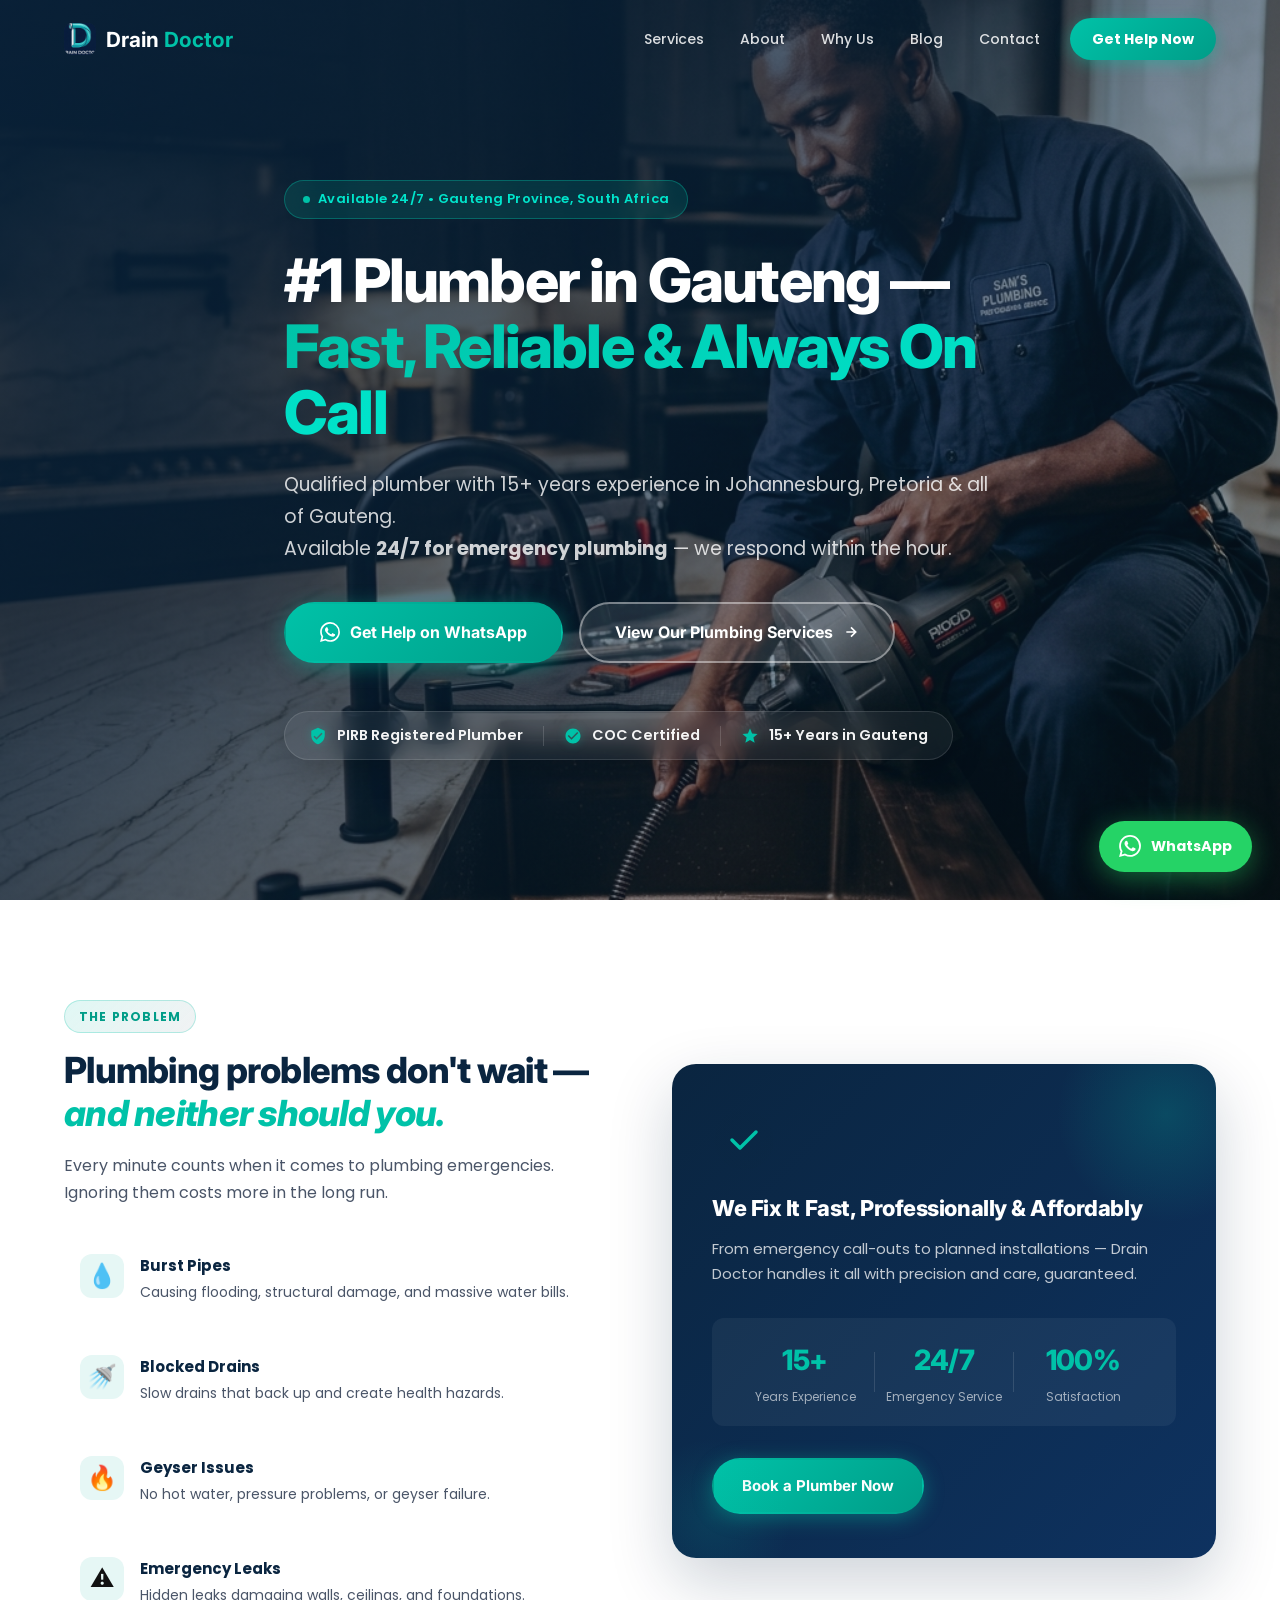
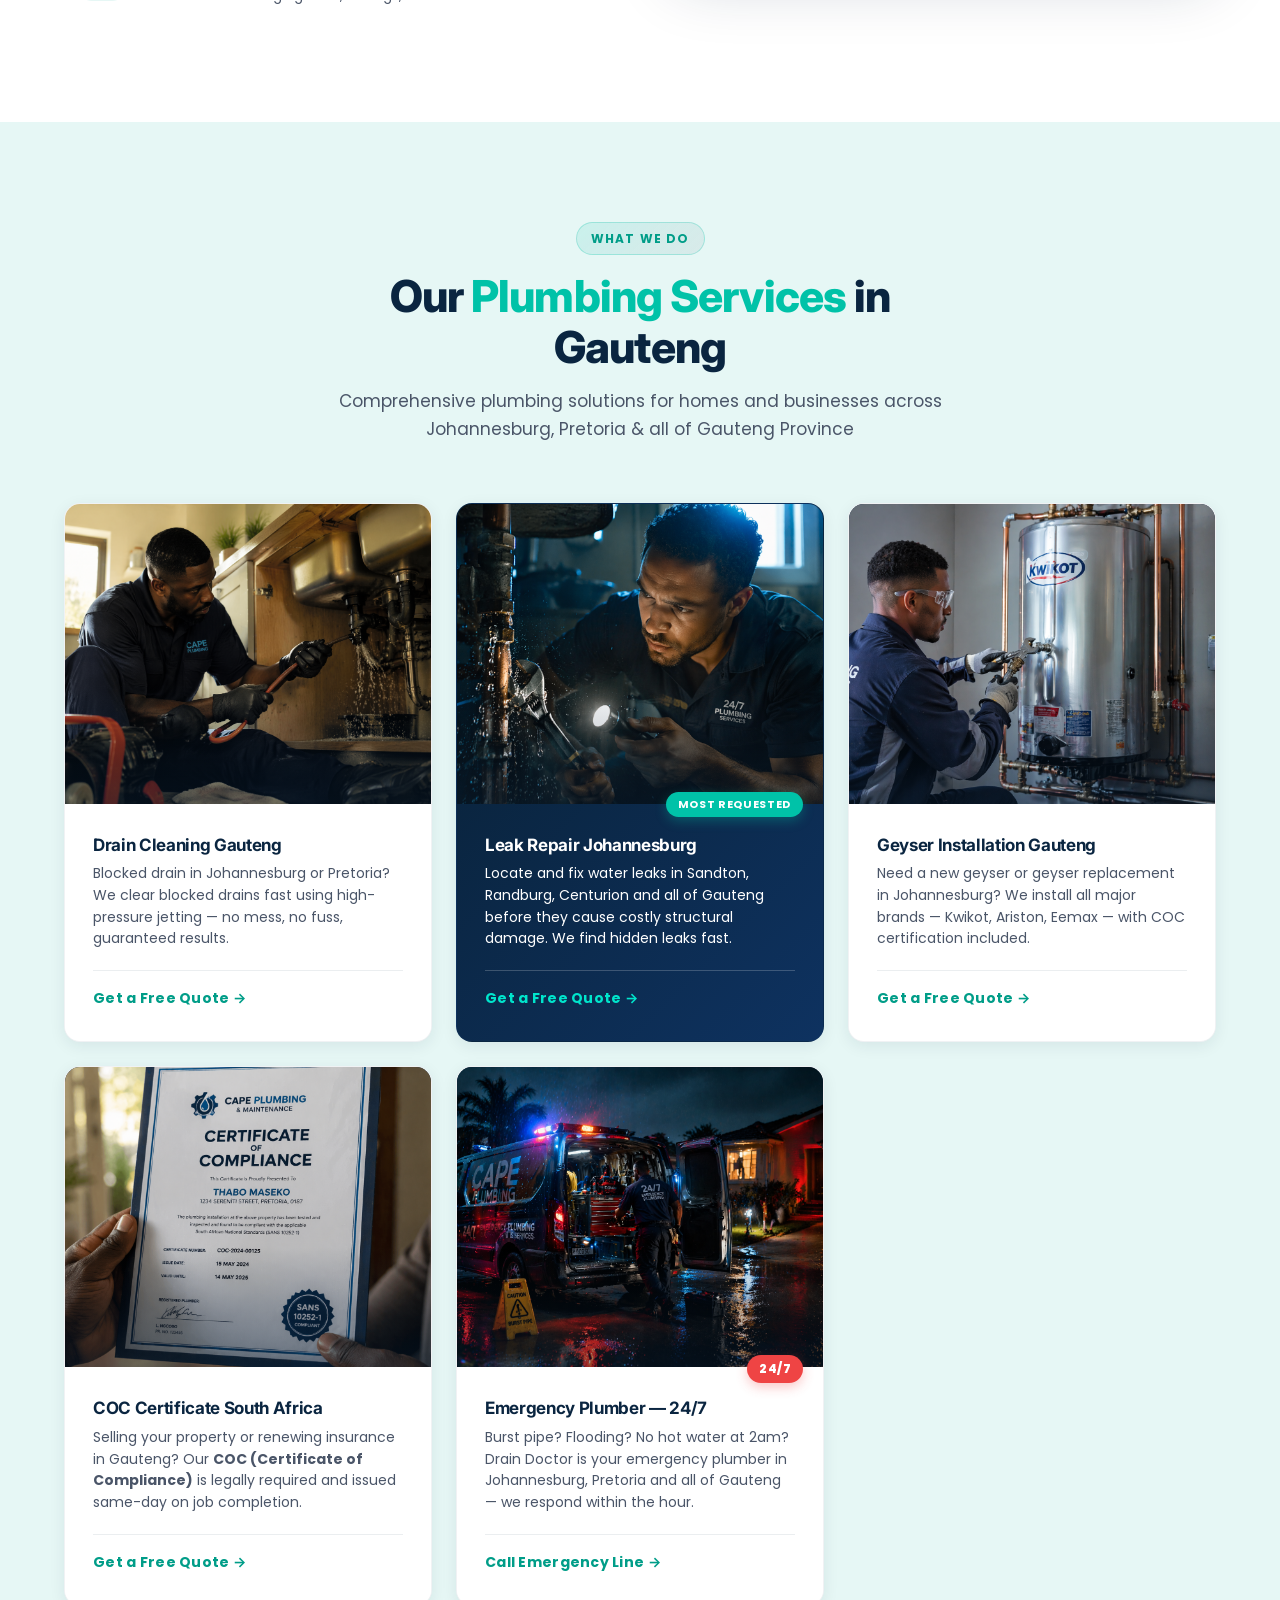
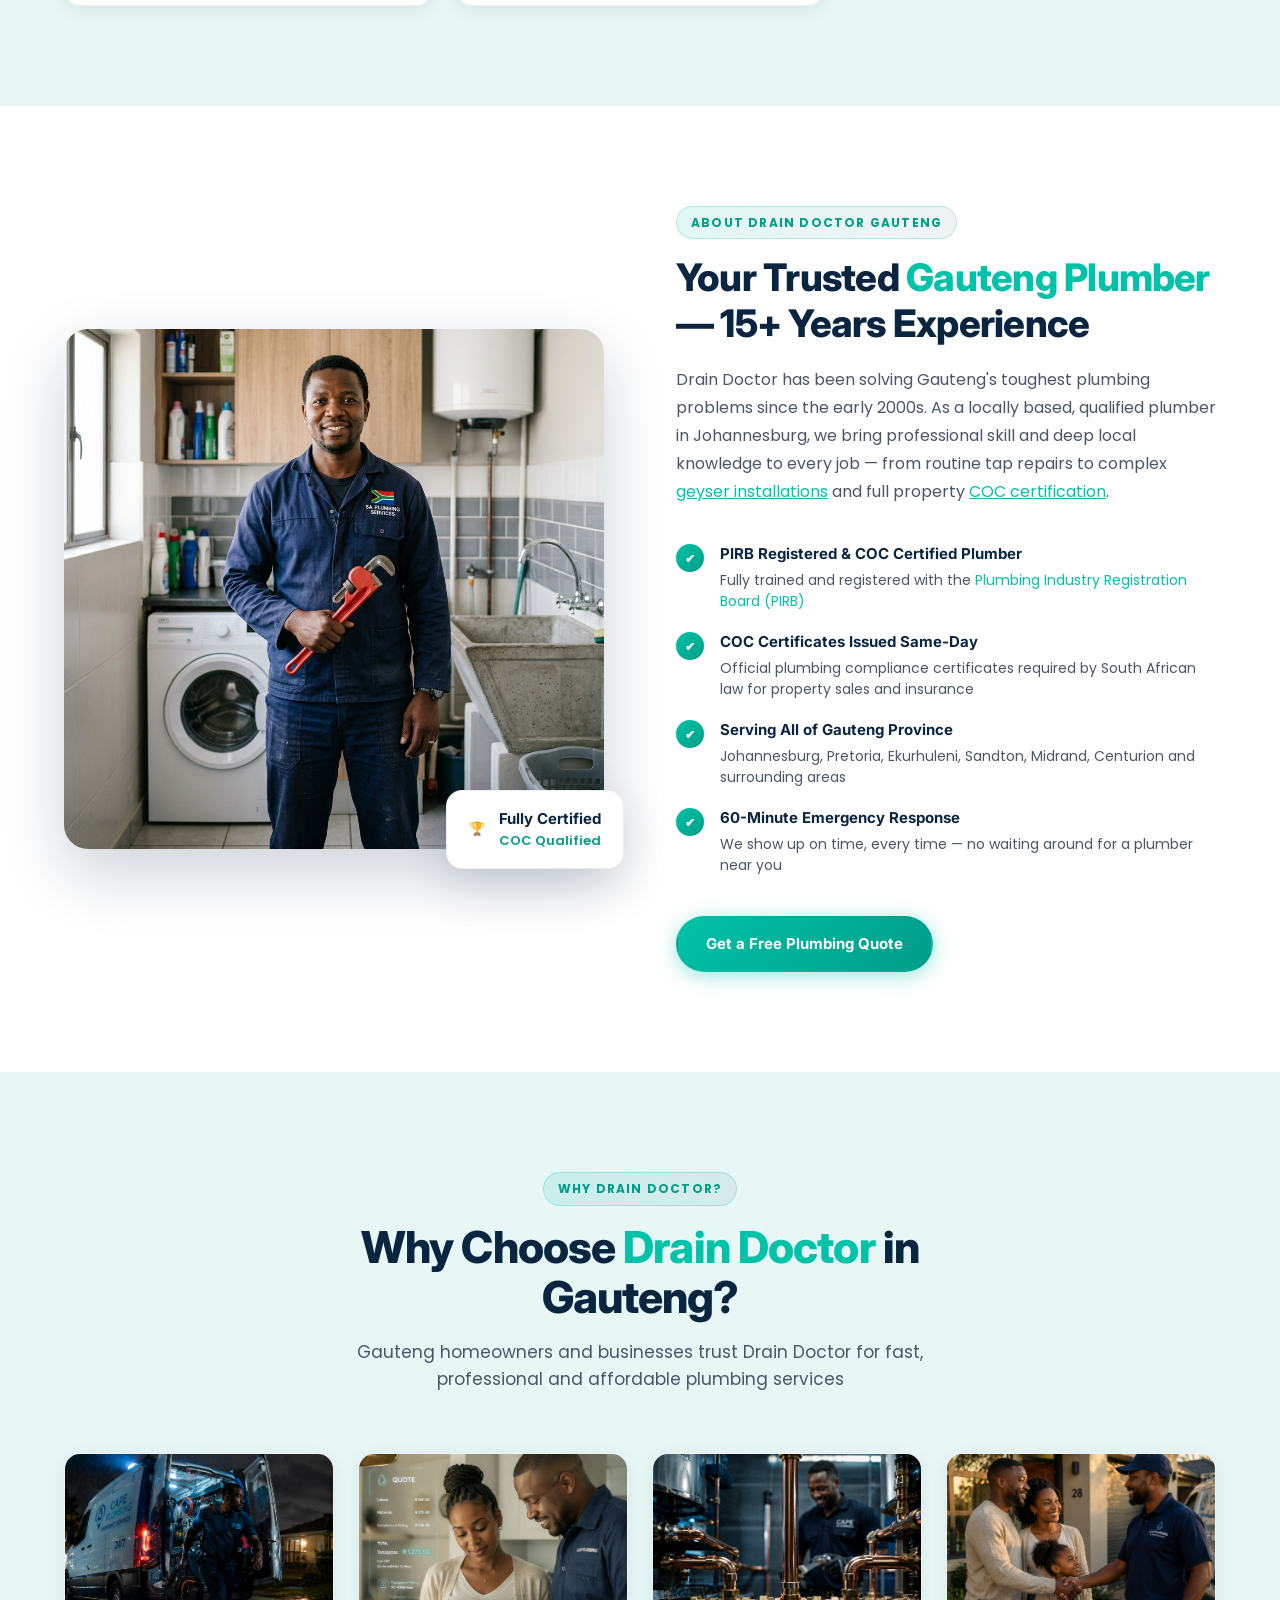
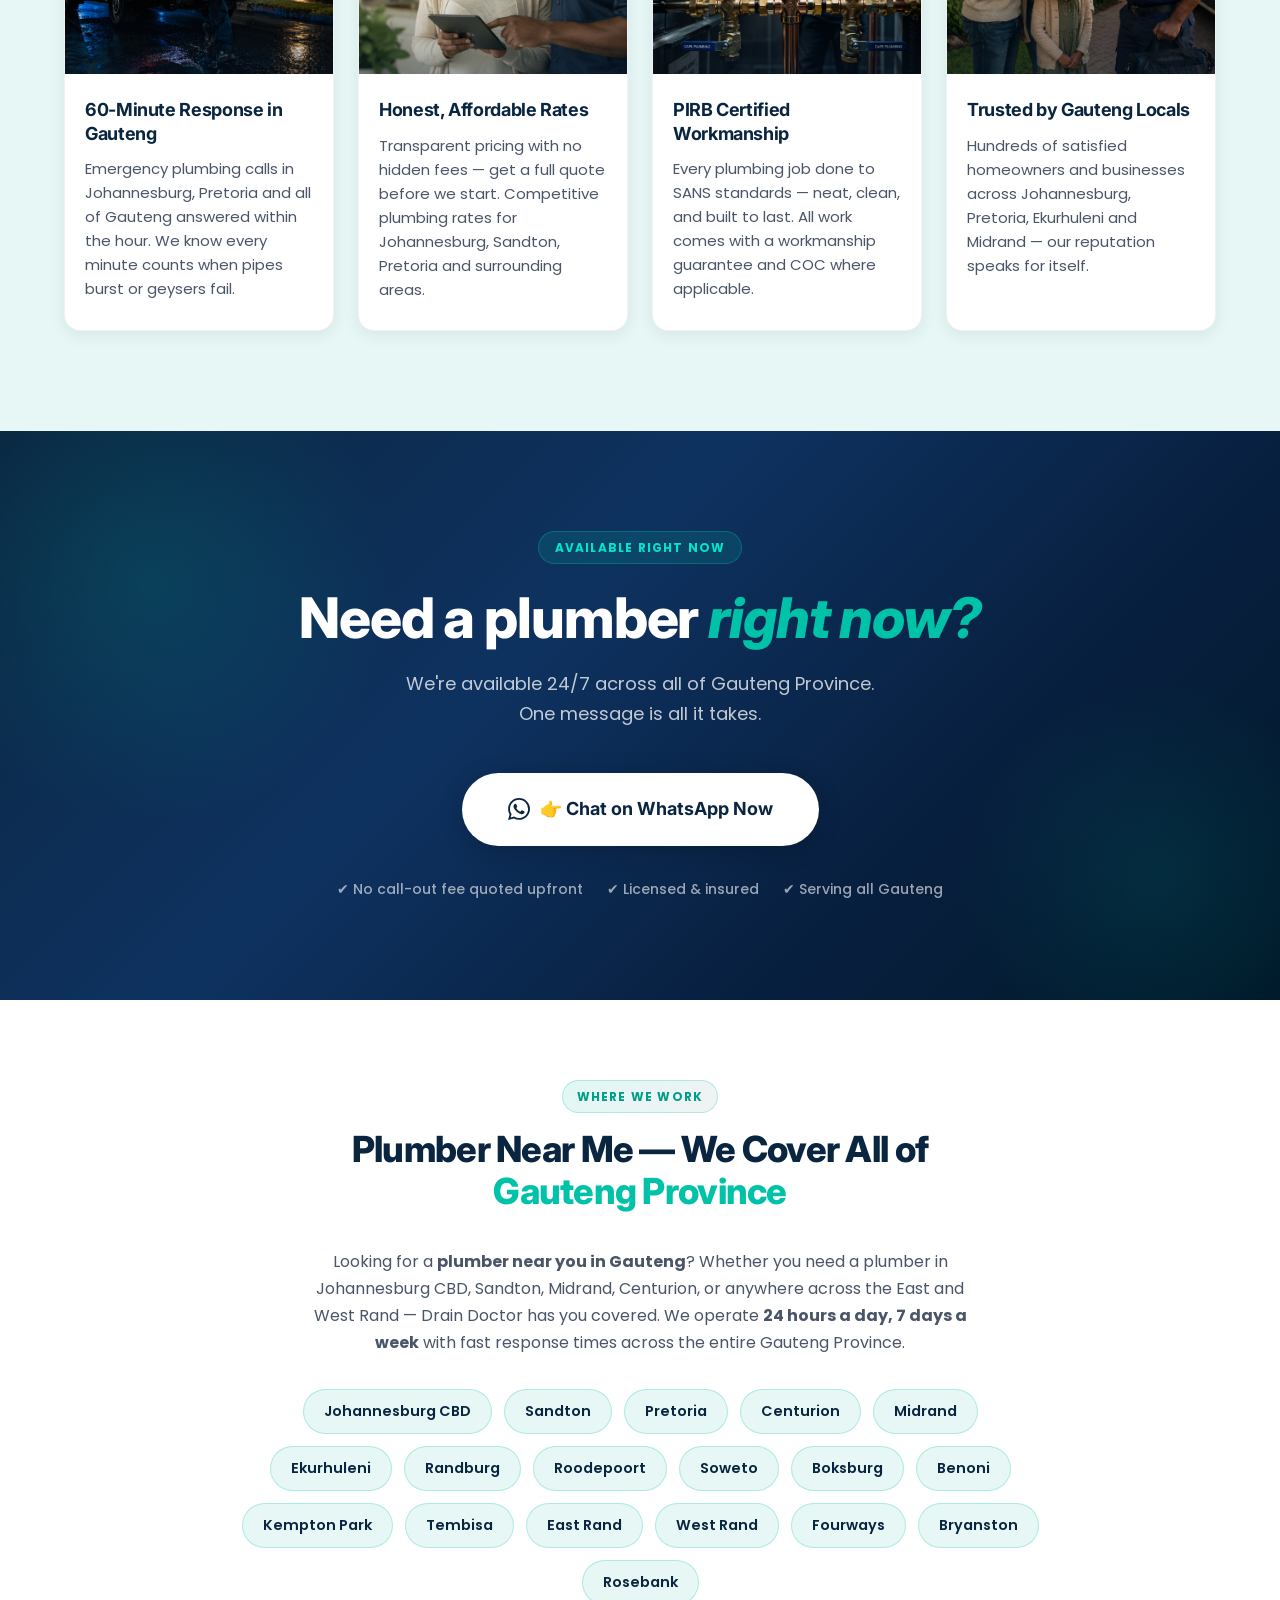
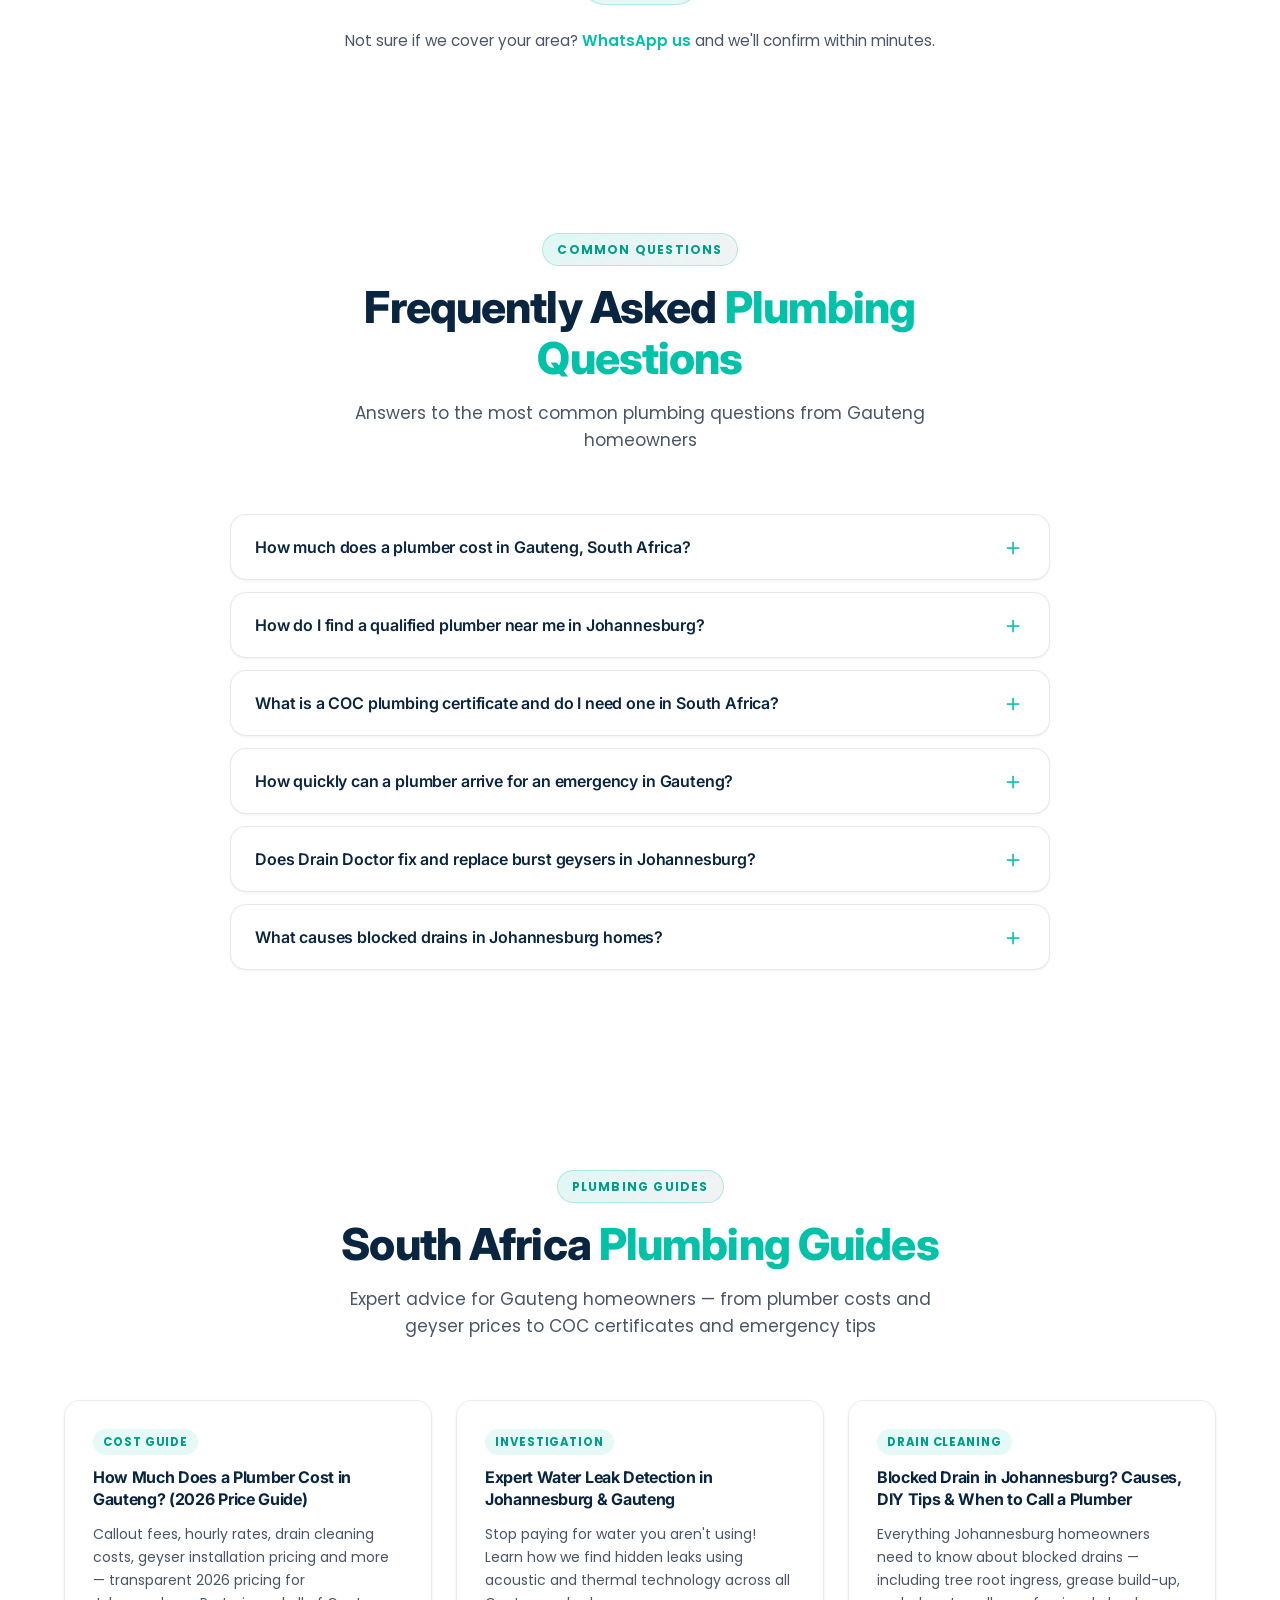
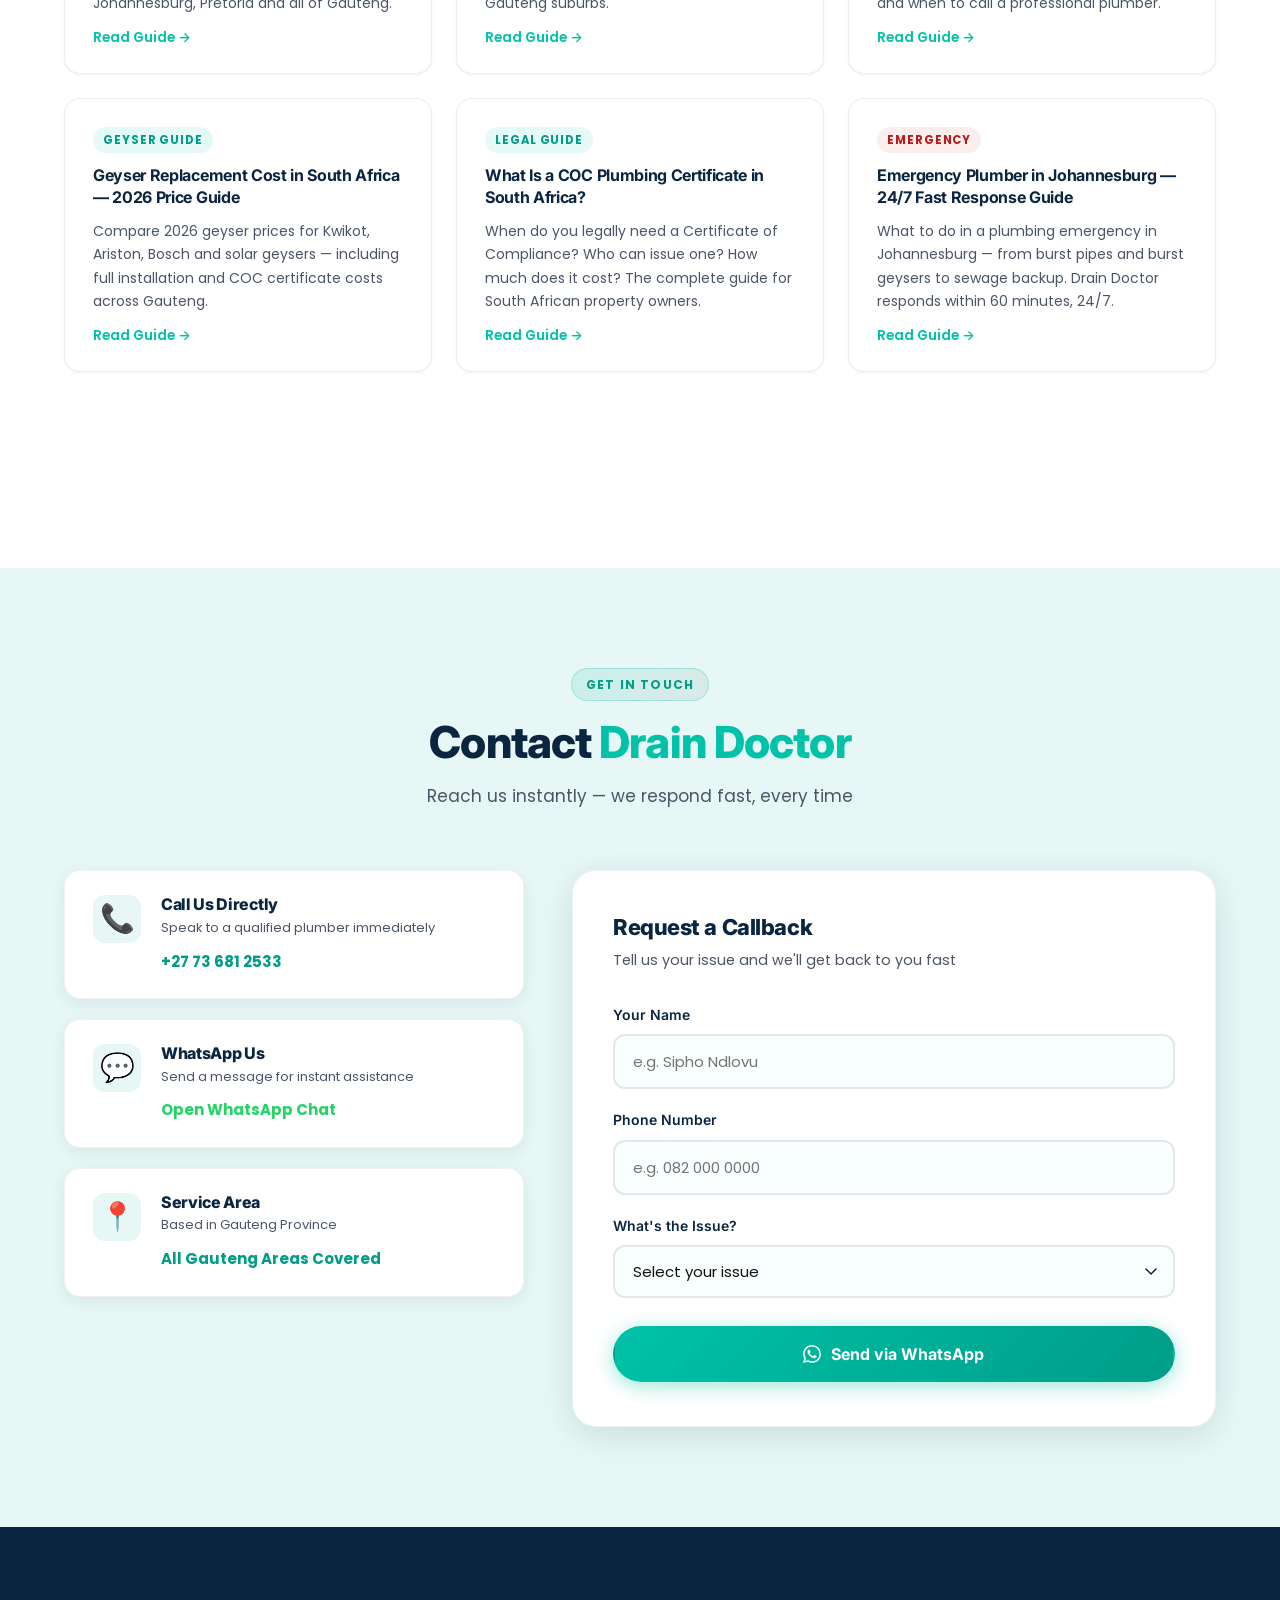
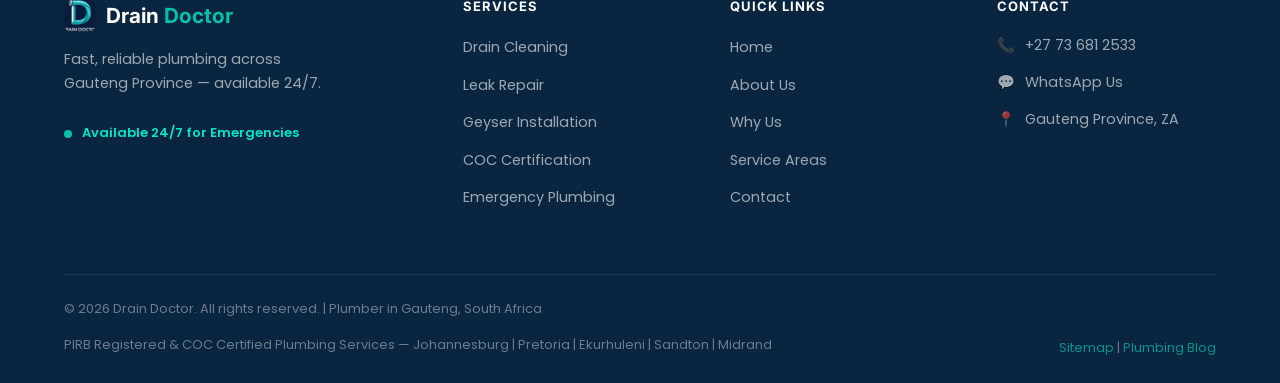
<file: index.html>
<!DOCTYPE html>
<html lang="en-ZA">
<head>
  <meta charset="UTF-8" />
  <meta name="viewport" content="width=device-width, initial-scale=1.0" />

  <!-- ===== PRIMARY SEO META TAGS ===== -->
  <title>Plumber in Gauteng | 24/7 Emergency Plumbing Services | Drain Doctor South Africa</title>
  <meta name="description" content="Need a qualified plumber in Gauteng? Drain Doctor offers 24/7 emergency plumbing, drain cleaning, geyser installation & COC certification across Johannesburg, Pretoria & Ekurhuleni. Call now — fast response guaranteed." />
  <meta name="keywords" content="plumber in Gauteng, emergency plumber Johannesburg, 24/7 plumber South Africa, drain cleaning Gauteng, geyser installation Johannesburg, blocked drain Pretoria, leak repair Sandton, COC certificate plumber, plumber near me Gauteng, burst pipe repair Johannesburg, geyser replacement cost South Africa, how much does a plumber cost in Gauteng, COC certificate South Africa, blocked drain Johannesburg, emergency plumber 24 hour Gauteng" />
  <meta name="author" content="Drain Doctor Gauteng" />
  <meta name="robots" content="index, follow" />
  <meta name="geo.region" content="ZA-GP" />
  <meta name="geo.placename" content="Gauteng, South Africa" />
  <link rel="canonical" href="https://draindoctor.plumbing/" />

  <!-- ===== OPEN GRAPH (Facebook, WhatsApp previews) ===== -->
  <meta property="og:title" content="Plumber in Gauteng | 24/7 Emergency Plumbing | Drain Doctor" />
  <meta property="og:description" content="Qualified plumber with 15+ years experience serving all of Gauteng. Fast response, affordable rates, COC certified. Available 24/7 for emergencies." />
  <meta property="og:type" content="website" />
  <meta property="og:url" content="https://draindoctor.plumbing/" />
  <meta property="og:image" content="assets/banner_drain_cleaning.png" />
  <meta property="og:locale" content="en_ZA" />
  <meta property="og:site_name" content="Drain Doctor Gauteng" />

  <!-- ===== TWITTER CARD ===== -->
  <meta name="twitter:card" content="summary_large_image" />
  <meta name="twitter:title" content="Plumber in Gauteng | 24/7 Emergency Plumbing | Drain Doctor" />
  <meta name="twitter:description" content="Qualified plumber with 15+ years experience. Fast, reliable, affordable. Serving all of Gauteng 24/7." />

  <!-- ===== LOCAL BUSINESS STRUCTURED DATA (JSON-LD) ===== -->
  <script type="application/ld+json">
  {
    "@context": "https://schema.org",
    "@type": "Plumber",
    "name": "Drain Doctor",
    "description": "Professional plumbing services in Gauteng, South Africa — drain cleaning, leak repair, geyser installation, COC certification and 24/7 emergency plumbing across Johannesburg, Pretoria and Ekurhuleni.",
    "url": "https://draindoctor.plumbing/",
    "logo": "https://draindoctor.plumbing/assets/logo.png",
    "image": "https://draindoctor.plumbing/assets/banner_drain_cleaning.png",
    "telephone": "+27736812533",
    "address": {
      "@type": "PostalAddress",
      "addressRegion": "Gauteng",
      "addressCountry": "ZA"
    },
    "areaServed": [
      "Johannesburg", "Pretoria", "Ekurhuleni", "Sandton", "Midrand",
      "Centurion", "Randburg", "Roodepoort", "Boksburg", "Benoni",
      "Soweto", "East Rand", "West Rand", "Tembisa", "Kempton Park"
    ],
    "openingHoursSpecification": {
      "@type": "OpeningHoursSpecification",
      "dayOfWeek": ["Monday","Tuesday","Wednesday","Thursday","Friday","Saturday","Sunday"],
      "opens": "00:00",
      "closes": "23:59"
    },
    "priceRange": "R",
    "hasOfferCatalog": {
      "@type": "OfferCatalog",
      "name": "Plumbing Services",
      "itemListElement": [
        {"@type": "Offer", "itemOffered": {"@type": "Service", "name": "Drain Cleaning Gauteng"}},
        {"@type": "Offer", "itemOffered": {"@type": "Service", "name": "Leak Repair Johannesburg"}},
        {"@type": "Offer", "itemOffered": {"@type": "Service", "name": "Geyser Installation Gauteng"}},
        {"@type": "Offer", "itemOffered": {"@type": "Service", "name": "COC Certification South Africa"}},
        {"@type": "Offer", "itemOffered": {"@type": "Service", "name": "Emergency Plumber Johannesburg 24/7"}}
      ]
    },
    "sameAs": [
      "https://wa.me/27736812533"
    ]
  }
  </script>

  <!-- ===== FAQ STRUCTURED DATA ===== -->
  <script type="application/ld+json">
  {
    "@context": "https://schema.org",
    "@type": "FAQPage",
    "mainEntity": [
      {
        "@type": "Question",
        "name": "How much does a plumber cost in Gauteng South Africa?",
        "acceptedAnswer": {
          "@type": "Answer",
          "text": "Plumbing costs in Gauteng typically range from R350 to R1500 per hour depending on the job complexity. Drain Doctor offers transparent, upfront quotes before any work begins — no hidden fees."
        }
      },
      {
        "@type": "Question",
        "name": "How do I find a qualified plumber near me in Johannesburg?",
        "acceptedAnswer": {
          "@type": "Answer",
          "text": "Contact Drain Doctor on WhatsApp or call +27 73 681 2533 for immediate access to a qualified, COC-certified plumber anywhere in Gauteng, including Johannesburg, Pretoria, Sandton and Ekurhuleni."
        }
      },
      {
        "@type": "Question",
        "name": "What is a COC certificate and do I need one in South Africa?",
        "acceptedAnswer": {
          "@type": "Answer",
          "text": "A Certificate of Compliance (COC) is a legally required document in South Africa that certifies your plumbing installation meets SANS standards. It is required when selling a property or making insurance claims. Drain Doctor issues COC certificates for completed plumbing work."
        }
      },
      {
        "@type": "Question",
        "name": "How quickly can a plumber arrive for an emergency in Gauteng?",
        "acceptedAnswer": {
          "@type": "Answer",
          "text": "Drain Doctor aims to respond to emergency plumbing calls within 60 minutes anywhere in the Gauteng area, including Johannesburg CBD, Sandton, Midrand, Centurion and surrounding suburbs."
        }
      },
      {
        "@type": "Question",
        "name": "Does Drain Doctor fix burst geysers in Johannesburg?",
        "acceptedAnswer": {
          "@type": "Answer",
          "text": "Yes. Drain Doctor specialises in geyser repair, replacement and new geyser installation across all of Gauteng. We handle all major geyser brands and can issue a COC certificate on completion."
        }
      }
    ]
  }
  </script>

  <link rel="preconnect" href="https://fonts.googleapis.com" />
  <link rel="preconnect" href="https://fonts.gstatic.com" crossorigin />
  <link href="https://fonts.googleapis.com/css2?family=Inter:wght@300;400;500;600;700;800;900&family=Poppins:wght@300;400;500;600&display=swap" rel="stylesheet" />
  <link rel="stylesheet" href="styles.css" />
  <link rel="icon" type="image/png" href="assets/logo.png" />
  <link rel="apple-touch-icon" href="assets/logo.png" />
</head>
<body>

  <!-- ========== NAVIGATION ========== -->
  <header class="navbar" id="navbar">
    <div class="container navbar-inner">
      <a href="#hero" class="logo" id="logo-link">
        <div class="logo-icon-wrap">
          <img src="assets/logo.png" alt="Drain Doctor" class="logo-img">
        </div>
        <span class="logo-text">Drain <strong>Doctor</strong></span>
      </a>
      <nav class="nav-links" id="nav-links">
        <a href="#services" class="nav-link" id="nav-services">Services</a>
        <a href="#about" class="nav-link" id="nav-about">About</a>
        <a href="#why-us" class="nav-link" id="nav-why">Why Us</a>
        <a href="blog/index.html" class="nav-link" id="nav-blog">Blog</a>
        <a href="#contact" class="nav-link" id="nav-contact">Contact</a>
        <a href="https://wa.me/27736812533?text=Hi%20Drain%20Doctor%2C%20I%20need%20a%20plumber" class="nav-cta" id="nav-whatsapp" target="_blank" rel="noopener">Get Help Now</a>
      </nav>
      <button class="hamburger" id="hamburger" aria-label="Open menu">
        <span></span><span></span><span></span>
      </button>
    </div>
  </header>

  <!-- Mobile Nav Drawer -->
  <div class="mobile-nav" id="mobile-nav">
    <button class="mobile-nav-close" id="mobile-nav-close" aria-label="Close menu">✕</button>
    <a href="#services" class="mobile-nav-link" id="mob-services">Services</a>
    <a href="#about" class="mobile-nav-link" id="mob-about">About</a>
    <a href="#why-us" class="mobile-nav-link" id="mob-why">Why Us</a>
    <a href="blog/index.html" class="mobile-nav-link" id="mob-blog">Blog</a>
    <a href="#contact" class="mobile-nav-link" id="mob-contact">Contact</a>
    <a href="https://wa.me/27736812533?text=Hi%20Drain%20Doctor%2C%20I%20need%20a%20plumber" class="mobile-nav-cta" id="mob-whatsapp" target="_blank" rel="noopener">💬 Chat on WhatsApp</a>
  </div>
  <div class="mobile-nav-overlay" id="mobile-nav-overlay"></div>

  <!-- ========== HERO ========== -->
  <section class="hero" id="hero" aria-label="Hero section - Plumber in Gauteng">
    <div class="hero-bg">
      <div class="hero-slides">
        <div class="hero-slide active">
          <img src="assets/banner_drain_cleaning.png" alt="Professional drain cleaning service in Gauteng South Africa" loading="eager" />
        </div>
        <div class="hero-slide">
          <img src="assets/banner_leak_repair.png" alt="Expert water leak repair plumber in Johannesburg" loading="lazy" />
        </div>
        <div class="hero-slide">
          <img src="assets/banner_geyser_install.png" alt="Geyser installation and replacement in Gauteng" loading="lazy" />
        </div>
        <div class="hero-slide">
          <img src="assets/banner_emergency_van.png" alt="24/7 emergency plumber van Gauteng South Africa" loading="lazy" />
        </div>
        <div class="hero-slide">
          <img src="assets/banner_plumber_portrait.png" alt="Qualified certified plumber Johannesburg" loading="lazy" />
        </div>
        <div class="hero-slide">
          <img src="assets/banner_coc_v3.png" alt="COC certificate of compliance plumbing South Africa" loading="lazy" />
        </div>
        <div class="hero-slide">
          <img src="assets/banner_commercial_v2.png" alt="Commercial plumbing contractor Gauteng" loading="lazy" />
        </div>
        <div class="hero-slide">
          <img src="assets/banner_precision_tools_v2.png" alt="Professional plumbing tools and equipment Gauteng" loading="lazy" />
        </div>
        <div class="hero-slide">
          <img src="assets/banner_gauteng_skyline_v2.png" alt="Plumbing services across Gauteng Province South Africa" loading="lazy" />
        </div>
        <div class="hero-slide">
          <img src="assets/banner_satisfied_customer.png" alt="Satisfied plumbing customer Johannesburg Gauteng" loading="lazy" />
        </div>
      </div>
      <div class="hero-overlay"></div>
    </div>
    <div class="container hero-content" data-animate="fade-up">
      <div class="hero-badge" id="hero-badge">
        <span class="badge-dot"></span>
        Available 24/7 • Gauteng Province, South Africa
      </div>
      <!-- H1: Primary keyword — one per page, reflects search intent -->
      <h1 class="hero-headline" id="hero-headline">
        #1 Plumber in Gauteng —<br class="br-mobile" />
        <span class="hero-accent">Fast, Reliable &amp; Always On Call</span>
      </h1>
      <p class="hero-sub" id="hero-sub">
        Qualified plumber with 15+ years experience in Johannesburg, Pretoria &amp; all of Gauteng.<br />
        Available <strong>24/7 for emergency plumbing</strong> — we respond within the hour.
      </p>
      <div class="hero-ctas" id="hero-ctas">
        <a href="https://wa.me/27736812533?text=Hi%20Drain%20Doctor%2C%20I%20need%20a%20plumber" class="btn btn-primary btn-lg" id="hero-whatsapp" target="_blank" rel="noopener">
          <svg width="20" height="20" viewBox="0 0 24 24" fill="currentColor"><path d="M17.472 14.382c-.297-.149-1.758-.867-2.03-.967-.273-.099-.471-.148-.67.15-.197.297-.767.966-.94 1.164-.173.199-.347.223-.644.075-.297-.15-1.255-.463-2.39-1.475-.883-.788-1.48-1.761-1.653-2.059-.173-.297-.018-.458.13-.606.134-.133.298-.347.446-.52.149-.174.198-.298.298-.497.099-.198.05-.371-.025-.52-.075-.149-.669-1.612-.916-2.207-.242-.579-.487-.5-.669-.51-.173-.008-.371-.01-.57-.01-.198 0-.52.074-.792.372-.272.297-1.04 1.016-1.04 2.479 0 1.462 1.065 2.875 1.213 3.074.149.198 2.096 3.2 5.077 4.487.709.306 1.262.489 1.694.625.712.227 1.36.195 1.871.118.571-.085 1.758-.719 2.006-1.413.248-.694.248-1.289.173-1.413-.074-.124-.272-.198-.57-.347m-5.421 7.403h-.004a9.87 9.87 0 01-5.031-1.378l-.361-.214-3.741.982.998-3.648-.235-.374a9.86 9.86 0 01-1.51-5.26c.001-5.45 4.436-9.884 9.888-9.884 2.64 0 5.122 1.03 6.988 2.898a9.825 9.825 0 012.893 6.994c-.003 5.45-4.437 9.884-9.885 9.884m8.413-18.297A11.815 11.815 0 0012.05 0C5.495 0 .16 5.335.157 11.892c0 2.096.547 4.142 1.588 5.945L.057 24l6.305-1.654a11.882 11.882 0 005.683 1.448h.005c6.554 0 11.89-5.335 11.893-11.893a11.821 11.821 0 00-3.48-8.413z"/></svg>
          Get Help on WhatsApp
        </a>
        <a href="#services" class="btn btn-outline btn-lg" id="hero-services-btn">
          View Our Plumbing Services
          <svg width="16" height="16" viewBox="0 0 24 24" fill="none" stroke="currentColor" stroke-width="2.5"><path d="M5 12h14M12 5l7 7-7 7"/></svg>
        </a>
      </div>
      <div class="trust-bar" id="trust-bar">
        <div class="trust-item">
          <svg class="trust-icon" viewBox="0 0 24 24" fill="currentColor"><path d="M12 1L3 5v6c0 5.55 3.84 10.74 9 12 5.16-1.26 9-6.45 9-12V5l-9-4zm-2 16l-4-4 1.41-1.41L10 14.17l6.59-6.59L18 9l-8 8z"/></svg>
          <span>PIRB Registered Plumber</span>
        </div>
        <div class="trust-divider"></div>
        <div class="trust-item">
          <svg class="trust-icon" viewBox="0 0 24 24" fill="currentColor"><path d="M12 2C6.48 2 2 6.48 2 12s4.48 10 10 10 10-4.48 10-10S17.52 2 12 2zm-2 15l-5-5 1.41-1.41L10 14.17l7.59-7.59L19 8l-9 9z"/></svg>
          <span>COC Certified</span>
        </div>
        <div class="trust-divider"></div>
        <div class="trust-item">
          <svg class="trust-icon" viewBox="0 0 24 24" fill="currentColor"><path d="M12 17.27L18.18 21l-1.64-7.03L22 9.24l-7.19-.61L12 2 9.19 8.63 2 9.24l5.46 4.73L5.82 21z"/></svg>
          <span>15+ Years in Gauteng</span>
        </div>
      </div>
    </div>
  </section>

  <!-- ========== PROBLEM → SOLUTION ========== -->
  <section class="problem-section" id="problem">
    <div class="container">
      <div class="problem-grid" data-animate="fade-up">
        <div class="problem-left">
          <div class="section-tag">The Problem</div>
          <h2 class="problem-headline">Plumbing problems don't wait — <em>and neither should you.</em></h2>
          <p class="problem-intro">Every minute counts when it comes to plumbing emergencies. Ignoring them costs more in the long run.</p>
          <ul class="problem-list" id="problem-list">
            <li class="problem-item">
              <span class="problem-icon">💧</span>
              <div>
                <strong>Burst Pipes</strong>
                <p>Causing flooding, structural damage, and massive water bills.</p>
              </div>
            </li>
            <li class="problem-item">
              <span class="problem-icon">🚿</span>
              <div>
                <strong>Blocked Drains</strong>
                <p>Slow drains that back up and create health hazards.</p>
              </div>
            </li>
            <li class="problem-item">
              <span class="problem-icon">🔥</span>
              <div>
                <strong>Geyser Issues</strong>
                <p>No hot water, pressure problems, or geyser failure.</p>
              </div>
            </li>
            <li class="problem-item">
              <span class="problem-icon">⚠️</span>
              <div>
                <strong>Emergency Leaks</strong>
                <p>Hidden leaks damaging walls, ceilings, and foundations.</p>
              </div>
            </li>
          </ul>
        </div>
        <div class="problem-right">
          <div class="solution-card" id="solution-card">
            <div class="solution-icon-wrap">
              <svg class="solution-icon" viewBox="0 0 64 64" fill="none">
                <circle cx="32" cy="32" r="30" fill="url(#sol-grad)" opacity="0.15"/>
                <path d="M20 32l8 8 16-16" stroke="#00C2A8" stroke-width="3.5" stroke-linecap="round" stroke-linejoin="round"/>
                <defs>
                  <linearGradient id="sol-grad" x1="0" y1="0" x2="64" y2="64">
                    <stop offset="0%" stop-color="#0A2540"/>
                    <stop offset="100%" stop-color="#00C2A8"/>
                  </linearGradient>
                </defs>
              </svg>
            </div>
            <h3 class="solution-title">We Fix It Fast, Professionally & Affordably</h3>
            <p class="solution-desc">From emergency call-outs to planned installations — Drain Doctor handles it all with precision and care, guaranteed.</p>
            <div class="solution-stats">
              <div class="stat-item">
                <span class="stat-num">15+</span>
                <span class="stat-label">Years Experience</span>
              </div>
              <div class="stat-divider"></div>
              <div class="stat-item">
                <span class="stat-num">24/7</span>
                <span class="stat-label">Emergency Service</span>
              </div>
              <div class="stat-divider"></div>
              <div class="stat-item">
                <span class="stat-num">100%</span>
                <span class="stat-label">Satisfaction</span>
              </div>
            </div>
            <a href="https://wa.me/27736812533?text=Hi%20Drain%20Doctor%2C%20I%20need%20a%20plumber" class="btn btn-primary" target="_blank" rel="noopener" id="solution-cta">Book a Plumber Now</a>
          </div>
        </div>
      </div>
    </div>
  </section>

  <!-- ========== SERVICES ========== -->
  <section class="services-section" id="services" aria-label="Plumbing services in Gauteng">
    <div class="container">
      <div class="section-header" data-animate="fade-up">
        <div class="section-tag">What We Do</div>
        <!-- H2: Secondary section heading with target keyword -->
        <h2 class="section-title">Our <span class="text-accent">Plumbing Services</span> in Gauteng</h2>
        <p class="section-subtitle">Comprehensive plumbing solutions for homes and businesses across Johannesburg, Pretoria &amp; all of Gauteng Province</p>
      </div>
      <div class="services-grid" id="services-grid">
        <!-- Service: Drain Cleaning -->
        <div class="service-card" data-animate="fade-up" id="service-drain">
          <div class="service-icon-wrap">
            <img src="assets/Drain%20Cleaning.png" alt="Blocked drain cleaning service in Gauteng South Africa" class="service-img" loading="lazy" />
          </div>
          <div class="service-card-content">
            <h3 class="service-name">Drain Cleaning Gauteng</h3>
            <p class="service-desc">Blocked drain in Johannesburg or Pretoria? We clear blocked drains fast using high-pressure jetting — no mess, no fuss, guaranteed results.</p>
            <div class="service-line"></div>
            <a href="https://wa.me/27736812533?text=Hi%2C%20I%20need%20drain%20cleaning%20in%20Gauteng" class="service-link" target="_blank" rel="noopener">Get a Free Quote →</a>
          </div>
        </div>

        <!-- Service: Leak Repair -->
        <div class="service-card featured" data-animate="fade-up" id="service-leak">
          <div class="service-icon-wrap">
            <img src="assets/Leak%20Repair.png" alt="Water leak repair plumber in Johannesburg Gauteng" class="service-img" loading="lazy" />
          </div>
          <div class="service-card-content">
            <div class="service-featured-tag">Most Requested</div>
            <h3 class="service-name">Leak Repair Johannesburg</h3>
            <p class="service-desc">Locate and fix water leaks in Sandton, Randburg, Centurion and all of Gauteng before they cause costly structural damage. We find hidden leaks fast.</p>
            <div class="service-line"></div>
            <a href="https://wa.me/27736812533?text=Hi%2C%20I%20have%20a%20water%20leak%20in%20Gauteng" class="service-link" target="_blank" rel="noopener">Get a Free Quote →</a>
          </div>
        </div>

        <!-- Service: Geyser Installation -->
        <div class="service-card" data-animate="fade-up" id="service-geyser">
          <div class="service-icon-wrap">
            <img src="assets/Geyser%20Installation.png" alt="Geyser installation and replacement Gauteng South Africa" class="service-img" loading="lazy" />
          </div>
          <div class="service-card-content">
            <h3 class="service-name">Geyser Installation Gauteng</h3>
            <p class="service-desc">Need a new geyser or geyser replacement in Johannesburg? We install all major brands — Kwikot, Ariston, Eemax — with COC certification included.</p>
            <div class="service-line"></div>
            <a href="https://wa.me/27736812533?text=Hi%2C%20I%20need%20geyser%20installation%20in%20Gauteng" class="service-link" target="_blank" rel="noopener">Get a Free Quote →</a>
          </div>
        </div>

        <!-- Service: COC Certification -->
        <div class="service-card" data-animate="fade-up" id="service-coc">
          <div class="service-icon-wrap">
            <img src="assets/COC%20Certification.png" alt="Plumbing COC certificate of compliance South Africa" class="service-img" loading="lazy" />
          </div>
          <div class="service-card-content">
            <h3 class="service-name">COC Certificate South Africa</h3>
            <p class="service-desc">Selling your property or renewing insurance in Gauteng? Our <strong>COC (Certificate of Compliance)</strong> is legally required and issued same-day on job completion.</p>
            <div class="service-line"></div>
            <a href="https://wa.me/27736812533?text=Hi%2C%20I%20need%20a%20COC%20plumbing%20certificate%20in%20Gauteng" class="service-link" target="_blank" rel="noopener">Get a Free Quote →</a>
          </div>
        </div>

        <!-- Service: Emergency Plumbing -->
        <div class="service-card" data-animate="fade-up" id="service-emergency">
          <div class="service-icon-wrap">
            <img src="assets/Emergency%20Plumbing.png" alt="24 hour emergency plumber Johannesburg Gauteng" class="service-img" loading="lazy" />
          </div>
          <div class="service-card-content">
            <div class="emergency-badge">24/7</div>
            <h3 class="service-name">Emergency Plumber — 24/7</h3>
            <p class="service-desc">Burst pipe? Flooding? No hot water at 2am? Drain Doctor is your emergency plumber in Johannesburg, Pretoria and all of Gauteng — we respond within the hour.</p>
            <div class="service-line"></div>
            <a href="https://wa.me/27736812533?text=EMERGENCY%3A%20I%20need%20urgent%20plumbing%20help%20in%20Gauteng" class="service-link" target="_blank" rel="noopener">Call Emergency Line →</a>
          </div>
        </div>
      </div>
    </div>
  </section>

  <!-- ========== ABOUT / TRUST ========== -->
  <section class="about-section" id="about">
    <div class="container">
      <div class="about-grid" data-animate="fade-up">
        <div class="about-image-col">
          <div class="about-image-wrap" id="about-img-wrap">
            <img src="assets/about-plumber.png" alt="Experienced Drain Doctor plumber in Gauteng" class="about-img" id="about-img" onerror="this.parentElement.classList.add('no-img')" />
            <div class="about-img-fallback">
              <div class="about-img-icon">🔧</div>
              <p>15+ Years<br/>of Expertise</p>
            </div>
      <div class="about-badge-float" id="about-badge-float">
              <span class="about-badge-icon">🏆</span>
              <div>
                <strong>Fully Certified</strong>
                <span>COC Qualified</span>
              </div>
            </div>
          </div>
        </div>
        <div class="about-content-col">
          <div class="section-tag">About Drain Doctor Gauteng</div>
          <!-- H2: About section with local qualifier -->
          <h2 class="about-headline">Your Trusted <span class="text-accent">Gauteng Plumber</span> — 15+ Years Experience</h2>
          <p class="about-body">Drain Doctor has been solving Gauteng's toughest plumbing problems since the early 2000s. As a locally based, qualified plumber in Johannesburg, we bring professional skill and deep local knowledge to every job — from routine tap repairs to complex <a href="#service-geyser" style="color: var(--accent); text-decoration: underline;">geyser installations</a> and full property <a href="#service-coc" style="color: var(--accent); text-decoration: underline;">COC certification</a>.</p>
          <ul class="about-points" id="about-points">
            <li class="about-point">
              <div class="about-check">✔</div>
              <div>
                <strong>PIRB Registered &amp; COC Certified Plumber</strong>
                <p>Fully trained and registered with the <a href="https://pirb.co.za" target="_blank" rel="noopener noreferrer" style="color: var(--accent);">Plumbing Industry Registration Board (PIRB)</a></p>
              </div>
            </li>
            <li class="about-point">
              <div class="about-check">✔</div>
              <div>
                <strong>COC Certificates Issued Same-Day</strong>
                <p>Official plumbing compliance certificates required by South African law for property sales and insurance</p>
              </div>
            </li>
            <li class="about-point">
              <div class="about-check">✔</div>
              <div>
                <strong>Serving All of Gauteng Province</strong>
                <p>Johannesburg, Pretoria, Ekurhuleni, Sandton, Midrand, Centurion and surrounding areas</p>
              </div>
            </li>
            <li class="about-point">
              <div class="about-check">✔</div>
              <div>
                <strong>60-Minute Emergency Response</strong>
                <p>We show up on time, every time — no waiting around for a plumber near you</p>
              </div>
            </li>
          </ul>
          <a href="https://wa.me/27736812533?text=Hi%20Drain%20Doctor%2C%20I%20need%20a%20quote%20for%20plumbing%20in%20Gauteng" class="btn btn-primary" id="about-cta" target="_blank" rel="noopener">
            Get a Free Plumbing Quote
          </a>
        </div>
      </div>
    </div>
  </section>

  <!-- ========== WHY CHOOSE US ========== -->
  <section class="why-section" id="why-us" aria-label="Why choose Drain Doctor plumber Gauteng">
    <div class="container">
      <div class="section-header" data-animate="fade-up">
        <div class="section-tag">Why Drain Doctor?</div>
        <!-- H2: Why Us section -->
        <h2 class="section-title">Why Choose <span class="text-accent">Drain Doctor</span> in Gauteng?</h2>
        <p class="section-subtitle">Gauteng homeowners and businesses trust Drain Doctor for fast, professional and affordable plumbing services</p>
      </div>
      <div class="why-grid" id="why-grid">
        <div class="why-card" data-animate="fade-up" id="why-fast">
          <div class="why-img-wrap">
            <img src="assets/Fast%20Response.png" alt="Fast response plumber Johannesburg within 60 minutes" class="why-img" loading="lazy" />
          </div>
          <div class="why-card-content">
            <h3 class="why-title">60-Minute Response in Gauteng</h3>
            <p class="why-desc">Emergency plumbing calls in Johannesburg, Pretoria and all of Gauteng answered within the hour. We know every minute counts when pipes burst or geysers fail.</p>
          </div>
        </div>
        <div class="why-card" data-animate="fade-up" id="why-affordable">
          <div class="why-img-wrap">
            <img src="assets/Affordable pricing.png" alt="Affordable plumbing rates South Africa no hidden fees" class="why-img" loading="lazy" />
          </div>
          <div class="why-card-content">
            <h3 class="why-title">Honest, Affordable Rates</h3>
            <p class="why-desc">Transparent pricing with no hidden fees — get a full quote before we start. Competitive plumbing rates for Johannesburg, Sandton, Pretoria and surrounding areas.</p>
          </div>
        </div>
        <div class="why-card" data-animate="fade-up" id="why-pro">
          <div class="why-img-wrap">
            <img src="assets/Professional work.png" alt="Professional qualified plumber Gauteng South Africa" class="why-img" loading="lazy" />
          </div>
          <div class="why-card-content">
            <h3 class="why-title">PIRB Certified Workmanship</h3>
            <p class="why-desc">Every plumbing job done to SANS standards — neat, clean, and built to last. All work comes with a workmanship guarantee and COC where applicable.</p>
          </div>
        </div>
        <div class="why-card" data-animate="fade-up" id="why-trusted">
          <div class="why-img-wrap">
            <img src="assets/Trusted%20by%20locals.png" alt="Trusted local plumber Gauteng South Africa reviews" class="why-img" loading="lazy" />
          </div>
          <div class="why-card-content">
            <h3 class="why-title">Trusted by Gauteng Locals</h3>
            <p class="why-desc">Hundreds of satisfied homeowners and businesses across Johannesburg, Pretoria, Ekurhuleni and Midrand — our reputation speaks for itself.</p>
          </div>
        </div>
      </div>
    </div>
  </section>

  <!-- ========== STRONG CTA ========== -->
  <section class="cta-section" id="cta">
    <div class="cta-bg"></div>
    <div class="container cta-inner" data-animate="fade-up">
      <div class="cta-tag">Available Right Now</div>
      <h2 class="cta-headline">Need a plumber <em>right now?</em></h2>
      <p class="cta-sub">We're available 24/7 across all of Gauteng Province.<br />One message is all it takes.</p>
      <a href="https://wa.me/27736812533?text=URGENT%3A%20I%20need%20a%20plumber%20now" class="btn btn-white btn-xl" id="cta-whatsapp" target="_blank" rel="noopener">
        <svg width="22" height="22" viewBox="0 0 24 24" fill="currentColor"><path d="M17.472 14.382c-.297-.149-1.758-.867-2.03-.967-.273-.099-.471-.148-.67.15-.197.297-.767.966-.94 1.164-.173.199-.347.223-.644.075-.297-.15-1.255-.463-2.39-1.475-.883-.788-1.48-1.761-1.653-2.059-.173-.297-.018-.458.13-.606.134-.133.298-.347.446-.52.149-.174.198-.298.298-.497.099-.198.05-.371-.025-.52-.075-.149-.669-1.612-.916-2.207-.242-.579-.487-.5-.669-.51-.173-.008-.371-.01-.57-.01-.198 0-.52.074-.792.372-.272.297-1.04 1.016-1.04 2.479 0 1.462 1.065 2.875 1.213 3.074.149.198 2.096 3.2 5.077 4.487.709.306 1.262.489 1.694.625.712.227 1.36.195 1.871.118.571-.085 1.758-.719 2.006-1.413.248-.694.248-1.289.173-1.413-.074-.124-.272-.198-.57-.347m-5.421 7.403h-.004a9.87 9.87 0 01-5.031-1.378l-.361-.214-3.741.982.998-3.648-.235-.374a9.86 9.86 0 01-1.51-5.26c.001-5.45 4.436-9.884 9.888-9.884 2.64 0 5.122 1.03 6.988 2.898a9.825 9.825 0 012.893 6.994c-.003 5.45-4.437 9.884-9.885 9.884m8.413-18.297A11.815 11.815 0 0012.05 0C5.495 0 .16 5.335.157 11.892c0 2.096.547 4.142 1.588 5.945L.057 24l6.305-1.654a11.882 11.882 0 005.683 1.448h.005c6.554 0 11.89-5.335 11.893-11.893a11.821 11.821 0 00-3.48-8.413z"/></svg>
        👉 Chat on WhatsApp Now
      </a>
      <div class="cta-trust">
        <span>✔ No call-out fee quoted upfront</span>
        <span>✔ Licensed & insured</span>
        <span>✔ Serving all Gauteng</span>
      </div>
    </div>
  </section>

  <!-- ========== SERVICE AREA ========== -->
  <section class="area-section" id="area" aria-label="Plumbing service areas in Gauteng">
    <div class="container">
      <div class="area-inner" data-animate="fade-up">
        <div class="section-tag">Where We Work</div>
        <!-- H2: Service area section with local SEO keywords -->
        <h2 class="area-headline">Plumber Near Me — We Cover All of <span class="text-accent">Gauteng Province</span></h2>
        <p style="text-align:center; max-width: 680px; margin: 0 auto 2rem; color: var(--text-muted); font-size: 1rem; line-height: 1.7;">
          Looking for a <strong>plumber near you in Gauteng</strong>? Whether you need a plumber in Johannesburg CBD, Sandton, Midrand, Centurion, or anywhere across the East and West Rand — Drain Doctor has you covered. We operate <strong>24 hours a day, 7 days a week</strong> with fast response times across the entire Gauteng Province.
        </p>
        <div class="area-tags" id="area-tags">
          <span class="area-tag">Johannesburg CBD</span>
          <span class="area-tag">Sandton</span>
          <span class="area-tag">Pretoria</span>
          <span class="area-tag">Centurion</span>
          <span class="area-tag">Midrand</span>
          <span class="area-tag">Ekurhuleni</span>
          <span class="area-tag">Randburg</span>
          <span class="area-tag">Roodepoort</span>
          <span class="area-tag">Soweto</span>
          <span class="area-tag">Boksburg</span>
          <span class="area-tag">Benoni</span>
          <span class="area-tag">Kempton Park</span>
          <span class="area-tag">Tembisa</span>
          <span class="area-tag">East Rand</span>
          <span class="area-tag">West Rand</span>
          <span class="area-tag">Fourways</span>
          <span class="area-tag">Bryanston</span>
          <span class="area-tag">Rosebank</span>
        </div>
        <p style="text-align:center; margin-top: 1.5rem; color: var(--text-muted); font-size: 0.95rem;">
          Not sure if we cover your area? <a href="https://wa.me/27736812533?text=Do%20you%20service%20my%20area%20in%20Gauteng%3F" target="_blank" rel="noopener" style="color: var(--accent); font-weight: 600;">WhatsApp us</a> and we'll confirm within minutes.
        </p>
      </div>
    </div>
  </section>

  <!-- ========== FAQ / PEOPLE ALSO ASK ========== -->
  <section class="faq-section" id="faq" aria-label="Frequently asked questions about plumbing in Gauteng">
    <div class="container">
      <div class="section-header" data-animate="fade-up">
        <div class="section-tag">Common Questions</div>
        <!-- H2: FAQ section targeting PAA and featured snippets -->
        <h2 class="section-title">Frequently Asked <span class="text-accent">Plumbing Questions</span></h2>
        <p class="section-subtitle">Answers to the most common plumbing questions from Gauteng homeowners</p>
      </div>
      <div class="faq-grid" id="faq-grid" data-animate="fade-up">

        <div class="faq-item" id="faq-cost">
          <button class="faq-question" aria-expanded="false">
            <h3>How much does a plumber cost in Gauteng, South Africa?</h3>
            <span class="faq-icon">＋</span>
          </button>
          <div class="faq-answer">
            <p>Plumbing costs in Gauteng typically range from <strong>R350 to R1500 per hour</strong> depending on the complexity of the job. Emergency call-outs may carry a premium. At Drain Doctor, we give you a <strong>transparent quote upfront</strong> — no hidden fees, no surprises. <a href="#contact" style="color: var(--accent);">Contact us</a> for a free estimate.</p>
          </div>
        </div>

        <div class="faq-item" id="faq-qualified">
          <button class="faq-question" aria-expanded="false">
            <h3>How do I find a qualified plumber near me in Johannesburg?</h3>
            <span class="faq-icon">＋</span>
          </button>
          <div class="faq-answer">
            <p>To find a registered plumber in Johannesburg or Gauteng, look for plumbers registered with the <a href="https://pirb.co.za" target="_blank" rel="noopener noreferrer" style="color: var(--accent);">Plumbing Industry Registration Board (PIRB)</a>. Drain Doctor is a fully qualified, PIRB-registered plumber serving all of Gauteng — <a href="https://wa.me/27736812533" target="_blank" rel="noopener" style="color: var(--accent);">WhatsApp us anytime</a>.</p>
          </div>
        </div>

        <div class="faq-item" id="faq-coc">
          <button class="faq-question" aria-expanded="false">
            <h3>What is a COC plumbing certificate and do I need one in South Africa?</h3>
            <span class="faq-icon">＋</span>
          </button>
          <div class="faq-answer">
            <p>A <strong>Certificate of Compliance (COC)</strong> is a legal document in South Africa that certifies your plumbing installation meets <a href="https://www.sabs.co.za" target="_blank" rel="noopener noreferrer" style="color: var(--accent);">SANS (South African National Standards)</a>. It is required when <strong>selling a property</strong> or making certain insurance claims. Drain Doctor issues COC certificates on job completion — <a href="#service-coc" style="color: var(--accent);">learn more about our COC service</a>.</p>
          </div>
        </div>

        <div class="faq-item" id="faq-emergency">
          <button class="faq-question" aria-expanded="false">
            <h3>How quickly can a plumber arrive for an emergency in Gauteng?</h3>
            <span class="faq-icon">＋</span>
          </button>
          <div class="faq-answer">
            <p>Drain Doctor aims to respond to <strong>emergency plumbing calls within 60 minutes</strong> anywhere in Gauteng, including Johannesburg CBD, Sandton, Midrand, Centurion, Pretoria and surrounding suburbs. Available <strong>24 hours, 7 days a week</strong> — including public holidays. <a href="https://wa.me/27736812533?text=EMERGENCY%3A%20I%20need%20urgent%20plumbing%20help%20in%20Gauteng" target="_blank" rel="noopener" style="color: var(--accent);">Send us an emergency WhatsApp</a>.</p>
          </div>
        </div>

        <div class="faq-item" id="faq-geyser">
          <button class="faq-question" aria-expanded="false">
            <h3>Does Drain Doctor fix and replace burst geysers in Johannesburg?</h3>
            <span class="faq-icon">＋</span>
          </button>
          <div class="faq-answer">
            <p>Yes. Drain Doctor specialises in <strong>geyser repair, replacement and new geyser installation</strong> across all of Gauteng. We handle all major brands including Kwikot, Ariston, and Eemax. A COC certificate is issued with every new installation as required by South African law. <a href="#service-geyser" style="color: var(--accent);">View our geyser service</a>.</p>
          </div>
        </div>

        <div class="faq-item" id="faq-blocked">
          <button class="faq-question" aria-expanded="false">
            <h3>What causes blocked drains in Johannesburg homes?</h3>
            <span class="faq-icon">＋</span>
          </button>
          <div class="faq-answer">
            <p>The most common causes of <strong>blocked drains in Gauteng homes</strong> include grease and fat build-up, foreign objects, tree root ingress, collapsed pipes, and soap scum accumulation. Drain Doctor uses high-pressure water jetting and CCTV drain inspection to diagnose and clear blockages fast. <a href="#service-drain" style="color: var(--accent);">See our drain cleaning service</a>.</p>
          </div>
        </div>

      </div>
    </div>
  </section>

  <!-- ========== BLOG / PLUMBING GUIDES ========== -->
  <section class="blog-section" id="blog" aria-label="Plumbing guides and articles for Gauteng homeowners">
    <div class="container">
      <div class="section-header" data-animate="fade-up">
        <div class="section-tag">Plumbing Guides</div>
        <!-- H2: Blog section — answer long-tail questions for Gauteng homeowners -->
        <h2 class="section-title">South Africa <span class="text-accent">Plumbing Guides</span></h2>
        <p class="section-subtitle">Expert advice for Gauteng homeowners — from plumber costs and geyser prices to COC certificates and emergency tips</p>
      </div>
      <div class="blog-grid" id="blog-grid" data-animate="fade-up">

        <article class="blog-card" id="blog-plumber-cost">
          <div class="blog-card-tag">Cost Guide</div>
          <h3 class="blog-card-title"><a href="blog/plumber-cost-gauteng.html">How Much Does a Plumber Cost in Gauteng? (2026 Price Guide)</a></h3>
          <p class="blog-card-excerpt">Callout fees, hourly rates, drain cleaning costs, geyser installation pricing and more — transparent 2026 pricing for Johannesburg, Pretoria and all of Gauteng.</p>
          <a href="blog/plumber-cost-gauteng.html" class="blog-read-more">Read Guide →</a>
        </article>

        <article class="blog-card" id="blog-leak-detection">
          <div class="blog-card-tag">Investigation</div>
          <h3 class="blog-card-title"><a href="blog/leak-detection-gauteng.html">Expert Water Leak Detection in Johannesburg & Gauteng</a></h3>
          <p class="blog-card-excerpt">Stop paying for water you aren't using! Learn how we find hidden leaks using acoustic and thermal technology across all Gauteng suburbs.</p>
          <a href="blog/leak-detection-gauteng.html" class="blog-read-more">Read Guide →</a>
        </article>

        <article class="blog-card" id="blog-blocked-drain">
          <div class="blog-card-tag">Drain Cleaning</div>
          <h3 class="blog-card-title"><a href="blog/blocked-drain-johannesburg.html">Blocked Drain in Johannesburg? Causes, DIY Tips &amp; When to Call a Plumber</a></h3>
          <p class="blog-card-excerpt">Everything Johannesburg homeowners need to know about blocked drains — including tree root ingress, grease build-up, and when to call a professional plumber.</p>
          <a href="blog/blocked-drain-johannesburg.html" class="blog-read-more">Read Guide →</a>
        </article>

        <article class="blog-card" id="blog-geyser-cost">
          <div class="blog-card-tag">Geyser Guide</div>
          <h3 class="blog-card-title"><a href="blog/geyser-replacement-cost-south-africa.html">Geyser Replacement Cost in South Africa — 2026 Price Guide</a></h3>
          <p class="blog-card-excerpt">Compare 2026 geyser prices for Kwikot, Ariston, Bosch and solar geysers — including full installation and COC certificate costs across Gauteng.</p>
          <a href="blog/geyser-replacement-cost-south-africa.html" class="blog-read-more">Read Guide →</a>
        </article>

        <article class="blog-card" id="blog-coc">
          <div class="blog-card-tag">Legal Guide</div>
          <h3 class="blog-card-title"><a href="blog/coc-certificate-south-africa-what-is-it.html">What Is a COC Plumbing Certificate in South Africa?</a></h3>
          <p class="blog-card-excerpt">When do you legally need a Certificate of Compliance? Who can issue one? How much does it cost? The complete guide for South African property owners.</p>
          <a href="blog/coc-certificate-south-africa-what-is-it.html" class="blog-read-more">Read Guide →</a>
        </article>

        <article class="blog-card" id="blog-emergency">
          <div class="blog-card-tag blog-card-tag--emergency">Emergency</div>
          <h3 class="blog-card-title"><a href="blog/emergency-plumber-johannesburg.html">Emergency Plumber in Johannesburg — 24/7 Fast Response Guide</a></h3>
          <p class="blog-card-excerpt">What to do in a plumbing emergency in Johannesburg — from burst pipes and burst geysers to sewage backup. Drain Doctor responds within 60 minutes, 24/7.</p>
          <a href="blog/emergency-plumber-johannesburg.html" class="blog-read-more">Read Guide →</a>
        </article>

      </div>
      <div style="text-align:center;margin-top:2.5rem;">
        <a href="blog/index.html" class="btn btn-outline" id="all-blogs-btn">View All Plumbing Guides</a>
      </div>
    </div>
  </section>

  <!-- ========== CONTACT ========== -->
  <section class="contact-section" id="contact">
    <div class="container">
      <div class="section-header" data-animate="fade-up">
        <div class="section-tag">Get In Touch</div>
        <h2 class="section-title">Contact <span class="text-accent">Drain Doctor</span></h2>
        <p class="section-subtitle">Reach us instantly — we respond fast, every time</p>
      </div>
      <div class="contact-grid" data-animate="fade-up">
        <div class="contact-info-col">
          <div class="contact-card" id="contact-phone-card">
            <div class="contact-card-icon">📞</div>
            <div class="contact-card-body">
              <h3>Call Us Directly</h3>
              <p>Speak to a qualified plumber immediately</p>
              <a href="tel:+27736812533" class="contact-link" id="contact-phone">+27 73 681 2533</a>
            </div>
          </div>
          <div class="contact-card" id="contact-wa-card">
            <div class="contact-card-icon">💬</div>
            <div class="contact-card-body">
              <h3>WhatsApp Us</h3>
              <p>Send a message for instant assistance</p>
              <a href="https://wa.me/27736812533?text=Hi%20Drain%20Doctor%2C%20I%20need%20a%20plumber" class="contact-link contact-link-wa" id="contact-wa" target="_blank" rel="noopener">Open WhatsApp Chat</a>
            </div>
          </div>
          <div class="contact-card" id="contact-area-card">
            <div class="contact-card-icon">📍</div>
            <div class="contact-card-body">
              <h3>Service Area</h3>
              <p>Based in Gauteng Province</p>
              <span class="contact-link">All Gauteng Areas Covered</span>
            </div>
          </div>
        </div>
        <div class="contact-form-col">
          <form class="contact-form" id="contact-form" onsubmit="handleFormSubmit(event)">
            <h3 class="form-title">Request a Callback</h3>
            <p class="form-subtitle">Tell us your issue and we'll get back to you fast</p>
            <div class="form-group" id="form-name-group">
              <label for="form-name">Your Name</label>
              <input type="text" id="form-name" name="name" placeholder="e.g. Sipho Ndlovu" required />
            </div>
            <div class="form-group" id="form-phone-group">
              <label for="form-phone">Phone Number</label>
              <input type="tel" id="form-phone" name="phone" placeholder="e.g. 082 000 0000" required />
            </div>
            <div class="form-group" id="form-issue-group">
              <label for="form-issue">What's the Issue?</label>
              <select id="form-issue" name="issue" required>
                <option value="" disabled selected>Select your issue</option>
                <option value="blocked-drain">Blocked Drain</option>
                <option value="burst-pipe">Burst Pipe</option>
                <option value="leak">Water Leak</option>
                <option value="geyser">Geyser Problem</option>
                <option value="coc">COC Certificate</option>
                <option value="emergency">Emergency</option>
                <option value="other">Other</option>
              </select>
            </div>
            <button type="submit" class="btn btn-primary form-submit" id="form-submit">
              <svg width="18" height="18" viewBox="0 0 24 24" fill="currentColor"><path d="M17.472 14.382c-.297-.149-1.758-.867-2.03-.967-.273-.099-.471-.148-.67.15-.197.297-.767.966-.94 1.164-.173.199-.347.223-.644.075-.297-.15-1.255-.463-2.39-1.475-.883-.788-1.48-1.761-1.653-2.059-.173-.297-.018-.458.13-.606.134-.133.298-.347.446-.52.149-.174.198-.298.298-.497.099-.198.05-.371-.025-.52-.075-.149-.669-1.612-.916-2.207-.242-.579-.487-.5-.669-.51-.173-.008-.371-.01-.57-.01-.198 0-.52.074-.792.372-.272.297-1.04 1.016-1.04 2.479 0 1.462 1.065 2.875 1.213 3.074.149.198 2.096 3.2 5.077 4.487.709.306 1.262.489 1.694.625.712.227 1.36.195 1.871.118.571-.085 1.758-.719 2.006-1.413.248-.694.248-1.289.173-1.413-.074-.124-.272-.198-.57-.347m-5.421 7.403h-.004a9.87 9.87 0 01-5.031-1.378l-.361-.214-3.741.982.998-3.648-.235-.374a9.86 9.86 0 01-1.51-5.26c.001-5.45 4.436-9.884 9.888-9.884 2.64 0 5.122 1.03 6.988 2.898a9.825 9.825 0 012.893 6.994c-.003 5.45-4.437 9.884-9.885 9.884m8.413-18.297A11.815 11.815 0 0012.05 0C5.495 0 .16 5.335.157 11.892c0 2.096.547 4.142 1.588 5.945L.057 24l6.305-1.654a11.882 11.882 0 005.683 1.448h.005c6.554 0 11.89-5.335 11.893-11.893a11.821 11.821 0 00-3.48-8.413z"/></svg>
              Send via WhatsApp
            </button>
          </form>
        </div>
      </div>
    </div>
  </section>

  <!-- ========== FOOTER ========== -->
  <footer class="footer" id="footer">
    <div class="container">
      <div class="footer-grid">
        <div class="footer-brand-col">
          <div class="footer-logo">
            <div class="logo-icon-wrap">
              <img src="assets/logo.png" alt="Drain Doctor" class="logo-img">
            </div>
            <span class="logo-text">Drain <strong>Doctor</strong></span>
          </div>
          <p class="footer-tagline">Fast, reliable plumbing across Gauteng Province — available 24/7.</p>
          <div class="footer-available">
            <span class="available-dot"></span>
            Available 24/7 for Emergencies
          </div>
        </div>
        <div class="footer-links-col">
          <h4 class="footer-col-title">Services</h4>
          <ul class="footer-links">
            <li><a href="#services" id="footer-drain">Drain Cleaning</a></li>
            <li><a href="#services" id="footer-leak">Leak Repair</a></li>
            <li><a href="#services" id="footer-geyser">Geyser Installation</a></li>
            <li><a href="#services" id="footer-coc">COC Certification</a></li>
            <li><a href="#services" id="footer-emergency">Emergency Plumbing</a></li>
          </ul>
        </div>
        <div class="footer-links-col">
          <h4 class="footer-col-title">Quick Links</h4>
          <ul class="footer-links">
            <li><a href="#hero" id="footer-home">Home</a></li>
            <li><a href="#about" id="footer-about">About Us</a></li>
            <li><a href="#why-us" id="footer-why">Why Us</a></li>
            <li><a href="#area" id="footer-area">Service Areas</a></li>
            <li><a href="#contact" id="footer-contact">Contact</a></li>
          </ul>
        </div>
        <div class="footer-contact-col">
          <h4 class="footer-col-title">Contact</h4>
          <a href="tel:+27736812533" class="footer-contact-item" id="footer-phone">
            <span>📞</span> +27 73 681 2533
          </a>
          <a href="https://wa.me/27736812533" class="footer-contact-item" id="footer-whatsapp" target="_blank" rel="noopener">
            <span>💬</span> WhatsApp Us
          </a>
          <a href="#area" class="footer-contact-item" id="footer-location">
            <span>📍</span> Gauteng Province, ZA
          </a>
        </div>
      </div>
      <div class="footer-bottom">
        <p class="footer-copy">© 2026 Drain Doctor. All rights reserved. | Plumber in Gauteng, South Africa</p>
        <p class="footer-legal">PIRB Registered &amp; COC Certified Plumbing Services — Johannesburg | Pretoria | Ekurhuleni | Sandton | Midrand</p>
        <p class="footer-legal" style="margin-top:.4rem;"><a href="sitemap.xml" style="color:var(--accent);opacity:.7;" rel="nofollow">Sitemap</a> | <a href="blog/index.html" style="color:var(--accent);opacity:.7;">Plumbing Blog</a></p>
      </div>
    </div>
  </footer>

  <!-- ========== FLOATING WHATSAPP ========== -->
  <a href="https://wa.me/27736812533?text=Hi%20Drain%20Doctor%2C%20I%20need%20a%20plumber" class="whatsapp-float" id="whatsapp-float" target="_blank" rel="noopener" aria-label="Chat on WhatsApp">
    <svg viewBox="0 0 24 24" fill="currentColor" class="wa-icon">
      <path d="M17.472 14.382c-.297-.149-1.758-.867-2.03-.967-.273-.099-.471-.148-.67.15-.197.297-.767.966-.94 1.164-.173.199-.347.223-.644.075-.297-.15-1.255-.463-2.39-1.475-.883-.788-1.48-1.761-1.653-2.059-.173-.297-.018-.458.13-.606.134-.133.298-.347.446-.52.149-.174.198-.298.298-.497.099-.198.05-.371-.025-.52-.075-.149-.669-1.612-.916-2.207-.242-.579-.487-.5-.669-.51-.173-.008-.371-.01-.57-.01-.198 0-.52.074-.792.372-.272.297-1.04 1.016-1.04 2.479 0 1.462 1.065 2.875 1.213 3.074.149.198 2.096 3.2 5.077 4.487.709.306 1.262.489 1.694.625.712.227 1.36.195 1.871.118.571-.085 1.758-.719 2.006-1.413.248-.694.248-1.289.173-1.413-.074-.124-.272-.198-.57-.347m-5.421 7.403h-.004a9.87 9.87 0 01-5.031-1.378l-.361-.214-3.741.982.998-3.648-.235-.374a9.86 9.86 0 01-1.51-5.26c.001-5.45 4.436-9.884 9.888-9.884 2.64 0 5.122 1.03 6.988 2.898a9.825 9.825 0 012.893 6.994c-.003 5.45-4.437 9.884-9.885 9.884m8.413-18.297A11.815 11.815 0 0012.05 0C5.495 0 .16 5.335.157 11.892c0 2.096.547 4.142 1.588 5.945L.057 24l6.305-1.654a11.882 11.882 0 005.683 1.448h.005c6.554 0 11.89-5.335 11.893-11.893a11.821 11.821 0 00-3.48-8.413z"/>
    </svg>
    <span class="wa-label">WhatsApp</span>
  </a>

  <script src="script.js"></script>
</body>
</html>
</file>
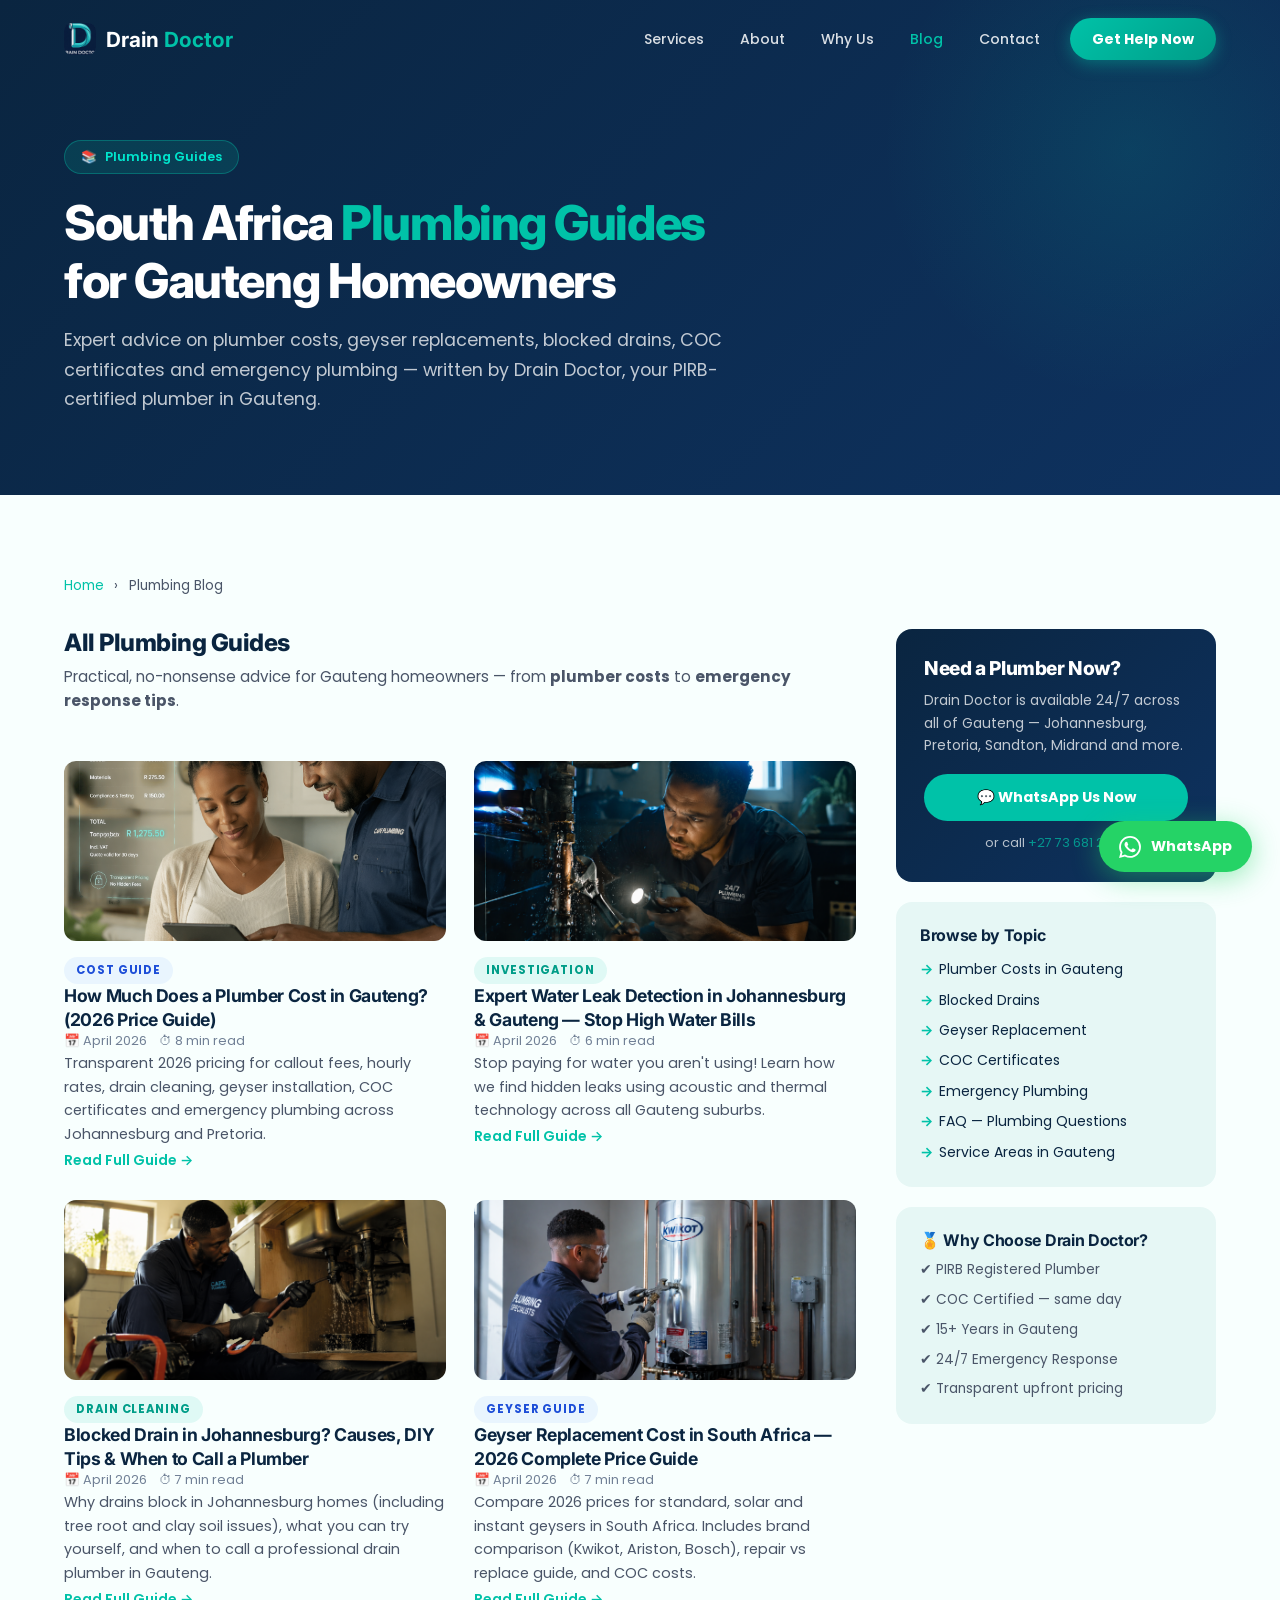
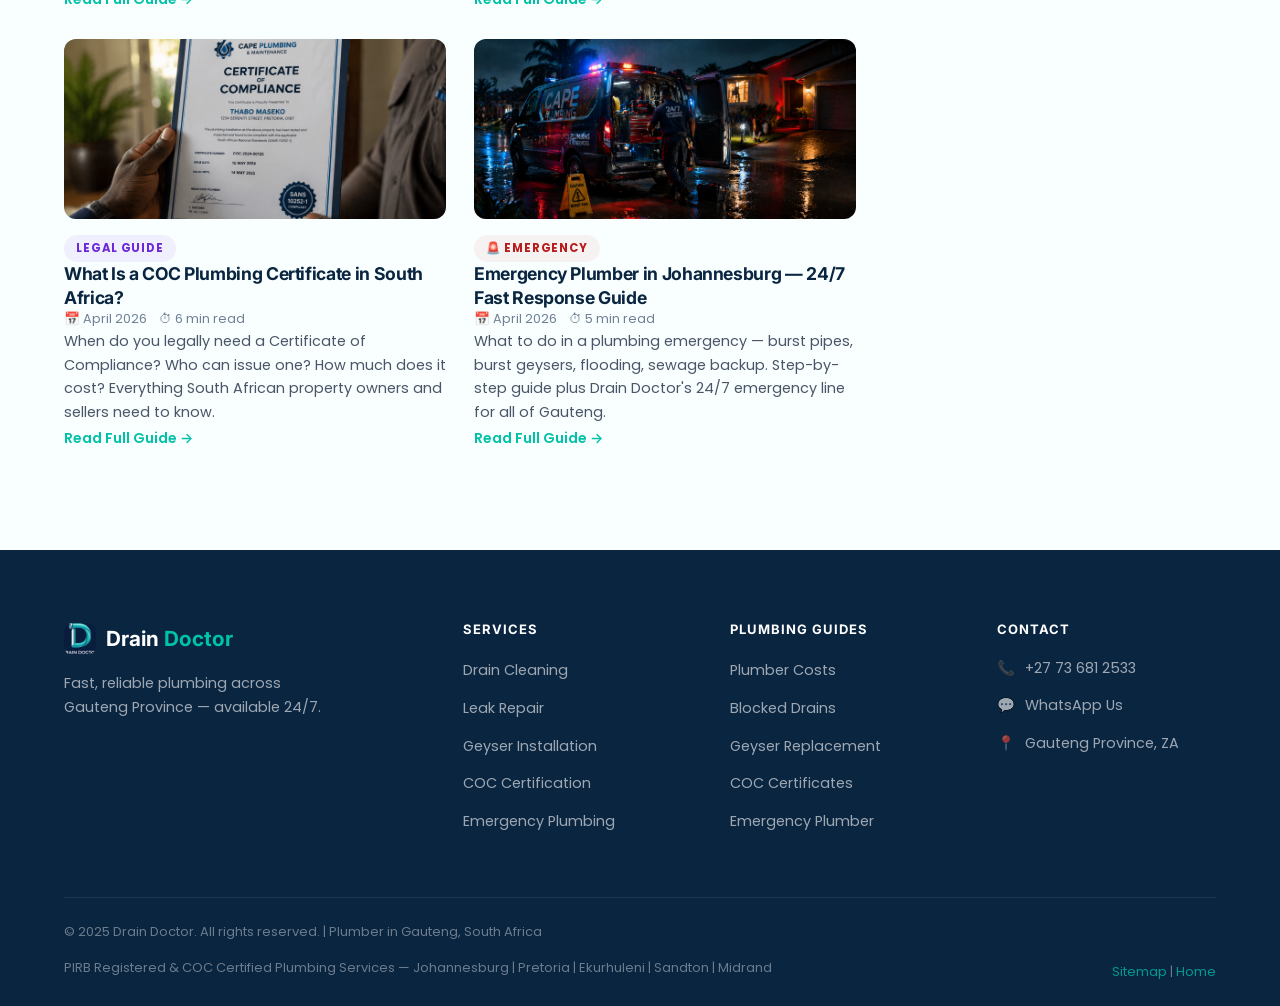
<file: blog/index.html>
<!DOCTYPE html>
<html lang="en-ZA">
<head>
  <meta charset="UTF-8" />
  <meta name="viewport" content="width=device-width, initial-scale=1.0" />
  <title>Plumbing Guides & Tips for Gauteng Homeowners | Drain Doctor Blog</title>
  <meta name="description" content="Free plumbing guides for South African homeowners — plumber costs, geyser replacement, blocked drains, COC certificates, and emergency tips for Gauteng. Written by Drain Doctor, PIRB-certified plumber." />
  <meta name="keywords" content="plumbing blog South Africa, plumber tips Gauteng, geyser cost South Africa, blocked drain advice Johannesburg, COC certificate guide, emergency plumber Gauteng advice" />
  <meta name="robots" content="index, follow" />
  <meta name="geo.region" content="ZA-GP" />
  <link rel="canonical" href="https://draindoctor.plumbing/blog/" />
  <meta property="og:title" content="Plumbing Guides for Gauteng Homeowners | Drain Doctor Blog" />
  <meta property="og:description" content="Expert plumbing advice for South African homeowners — from geyser costs to COC certificates and emergency plumbing tips." />
  <meta property="og:type" content="website" />
  <meta property="og:locale" content="en_ZA" />
  <meta property="og:site_name" content="Drain Doctor Gauteng" />

  <script type="application/ld+json">
  {
    "@context": "https://schema.org",
    "@type": "Blog",
    "name": "Drain Doctor Gauteng Plumbing Blog",
    "description": "Expert plumbing guides for South African homeowners — covering plumber costs, geyser replacement, COC certificates, blocked drains, and emergency plumbing.",
    "url": "https://draindoctor.plumbing/blog/",
    "publisher": {
      "@type": "Organization",
      "name": "Drain Doctor Gauteng",
      "url": "https://draindoctor.plumbing"
    }
  }
  </script>

  <script type="application/ld+json">
  {
    "@context": "https://schema.org",
    "@type": "BreadcrumbList",
    "itemListElement": [
      {"@type": "ListItem", "position": 1, "name": "Home", "item": "https://draindoctor.plumbing/"},
      {"@type": "ListItem", "position": 2, "name": "Blog", "item": "https://draindoctor.plumbing/blog/"}
    ]
  }
  </script>

  <link rel="preconnect" href="https://fonts.googleapis.com" />
  <link rel="preconnect" href="https://fonts.gstatic.com" crossorigin />
  <link href="https://fonts.googleapis.com/css2?family=Inter:wght@300;400;500;600;700;800;900&family=Poppins:wght@300;400;500;600&display=swap" rel="stylesheet" />
  <link rel="stylesheet" href="../styles.css" />
  <link rel="icon" type="image/png" href="../assets/logo.png" />

  <style>
    /* Blog index page specific styles */
    .blog-hero {
      background: linear-gradient(135deg, var(--primary) 0%, #0e3260 100%);
      padding: 140px 0 80px;
      position: relative;
      overflow: hidden;
    }
    .blog-hero::before {
      content: '';
      position: absolute;
      top: -100px; right: -100px;
      width: 500px; height: 500px;
      background: radial-gradient(circle, rgba(0,194,168,.12) 0%, transparent 70%);
      pointer-events: none;
    }
    .blog-hero-inner { position: relative; z-index: 1; max-width: 680px; }
    .blog-hero-tag {
      display: inline-flex; align-items: center; gap: 8px;
      background: rgba(0,194,168,.15); border: 1px solid rgba(0,194,168,.35);
      color: var(--accent-light, #00e5cc); font-size: 0.8rem; font-weight: 600;
      padding: 6px 16px; border-radius: 100px; margin-bottom: 20px;
    }
    .blog-hero h1 {
      font-size: clamp(2rem, 5vw, 3rem);
      color: #fff; margin-bottom: 16px; line-height: 1.2; letter-spacing: -0.03em;
    }
    .blog-hero h1 span { color: var(--accent); }
    .blog-hero p { font-size: 1.1rem; color: rgba(255,255,255,.75); line-height: 1.7; }

    .blog-index-section { padding: 80px 0 100px; }

    .blog-index-grid {
      display: grid;
      grid-template-columns: repeat(auto-fill, minmax(320px, 1fr));
      gap: 28px;
      margin-top: 48px;
    }

    .blog-index-card-img {
      width: 100%;
      height: 180px;
      border-radius: 12px;
      overflow: hidden;
      margin-bottom: 15px;
    }
    .blog-index-card-img img {
      width: 100%;
      height: 100%;
      object-fit: cover;
      transition: transform 0.3s ease;
    }
    .blog-index-card:hover .blog-index-card-img img {
      transform: scale(1.05);
    }
    .blog-index-card:hover {
      transform: translateY(-6px);
      box-shadow: var(--shadow-md);
      border-color: rgba(0,194,168,.25);
    }

    .blog-index-card-tag {
      display: inline-block;
      font-size: 0.72rem; font-weight: 700; letter-spacing: 0.08em;
      text-transform: uppercase; padding: 4px 12px; border-radius: 100px;
      background: rgba(0,194,168,.1); color: #009d88;
      width: fit-content;
    }
    .tag-emergency { background: rgba(220,38,38,.06); color: #b91c1c; }
    .tag-cost { background: rgba(59,130,246,.08); color: #1d4ed8; }
    .tag-legal { background: rgba(124,58,237,.08); color: #6d28d9; }

    .blog-index-card h2 {
      font-size: 1.1rem; font-weight: 700; line-height: 1.35; color: var(--primary);
    }
    .blog-index-card h2 a {
      color: inherit; text-decoration: none; transition: color 0.2s;
    }
    .blog-index-card h2 a:hover { color: var(--accent); }

    .blog-index-card p {
      font-size: 0.9rem; color: var(--text-muted); line-height: 1.65; flex: 1;
    }

    .blog-meta { display: flex; gap: 12px; font-size: 0.8rem; color: var(--text-light, #718096); }

    .blog-cta-link {
      display: inline-flex; align-items: center; gap: 6px;
      font-size: 0.875rem; font-weight: 600; color: var(--accent);
      text-decoration: none; transition: gap 0.2s;
    }
    .blog-cta-link:hover { gap: 10px; }

    /* Sidebar CTA */
    .blog-layout { display: grid; grid-template-columns: 1fr 320px; gap: 40px; align-items: flex-start; }
    .blog-sidebar {
      position: sticky; top: 100px;
      display: flex; flex-direction: column; gap: 20px;
    }
    .sidebar-card {
      background: linear-gradient(135deg, var(--primary), #0e3260);
      border-radius: 16px; padding: 28px; color: #fff;
    }
    .sidebar-card h3 { font-size: 1.2rem; margin-bottom: 10px; color: #fff; }
    .sidebar-card p { font-size: 0.875rem; color: rgba(255,255,255,.75); margin-bottom: 18px; line-height: 1.6; }
    .sidebar-btn {
      display: block; background: var(--accent); color: #fff;
      text-align: center; padding: 12px 20px; border-radius: 50px;
      font-weight: 700; font-size: 0.9rem; text-decoration: none;
    }
    .sidebar-topics { background: var(--secondary); border-radius: 16px; padding: 24px; }
    .sidebar-topics h3 { font-size: 1rem; color: var(--primary); margin-bottom: 14px; font-family: var(--font-head); font-weight: 700; }
    .topic-links { display: flex; flex-direction: column; gap: 8px; }
    .topic-links a {
      font-size: 0.875rem; color: var(--primary); text-decoration: none;
      display: flex; align-items: center; gap: 6px; transition: color 0.2s;
    }
    .topic-links a::before { content: "→"; color: var(--accent); font-weight: 700; }
    .topic-links a:hover { color: var(--accent); }

    @media (max-width: 900px) {
      .blog-layout { grid-template-columns: 1fr; }
      .blog-sidebar { position: static; }
      .blog-index-grid { grid-template-columns: 1fr 1fr; }
    }
    @media (max-width: 600px) {
      .blog-index-grid { grid-template-columns: 1fr; }
      .blog-hero { padding: 120px 0 60px; }
    }
  </style>
</head>
<body>

  <!-- Navbar (matching homepage) -->
  <header class="navbar scrolled" id="navbar">
    <div class="container navbar-inner">
      <a href="../index.html" class="logo" id="logo-link">
        <div class="logo-icon-wrap">
          <img src="../assets/logo.png" alt="Drain Doctor" class="logo-img">
        </div>
        <span class="logo-text">Drain <strong>Doctor</strong></span>
      </a>
      <nav class="nav-links">
        <a href="../index.html#services" class="nav-link">Services</a>
        <a href="../index.html#about" class="nav-link">About</a>
        <a href="../index.html#why-us" class="nav-link">Why Us</a>
        <a href="index.html" class="nav-link" style="color:var(--accent);">Blog</a>
        <a href="../index.html#contact" class="nav-link">Contact</a>
        <a href="https://wa.me/27736812533?text=Hi%20Drain%20Doctor%2C%20I%20need%20a%20plumber" class="nav-cta" target="_blank" rel="noopener">Get Help Now</a>
      </nav>
    </div>
  </header>

  <!-- Blog Hero -->
  <section class="blog-hero">
    <div class="container">
      <div class="blog-hero-inner">
        <div class="blog-hero-tag">
          <span>📚</span> Plumbing Guides
        </div>
        <h1>South Africa <span>Plumbing Guides</span><br>for Gauteng Homeowners</h1>
        <p>Expert advice on plumber costs, geyser replacements, blocked drains, COC certificates and emergency plumbing — written by Drain Doctor, your PIRB-certified plumber in Gauteng.</p>
      </div>
    </div>
  </section>

  <!-- Blog Content + Sidebar -->
  <section class="blog-index-section">
    <div class="container">

      <nav aria-label="Breadcrumb" style="font-size:.85rem;color:var(--text-muted);margin-bottom:2rem;">
        <a href="../index.html" style="color:var(--accent);">Home</a>
        <span style="margin:0 .4rem;">›</span>
        Plumbing Blog
      </nav>

      <div class="blog-layout">

        <!-- Articles grid -->
        <div>
          <h2 style="font-size:1.5rem;color:var(--primary);margin-bottom:.5rem;">All Plumbing Guides</h2>
          <p style="color:var(--text-muted);font-size:.95rem;">Practical, no-nonsense advice for Gauteng homeowners — from <strong>plumber costs</strong> to <strong>emergency response tips</strong>.</p>

          <div class="blog-index-grid">

            <article class="blog-index-card">
              <div class="blog-index-card-img">
                <img src="../assets/Affordable%20pricing.png" alt="Plumber costs and pricing in Gauteng South Africa 2026" loading="lazy">
              </div>
              <div class="blog-index-card-tag tag-cost">Cost Guide</div>
              <h2><a href="plumber-cost-gauteng.html">How Much Does a Plumber Cost in Gauteng? (2026 Price Guide)</a></h2>
              <div class="blog-meta"><span>📅 April 2026</span><span>⏱ 8 min read</span></div>
              <p>Transparent 2026 pricing for callout fees, hourly rates, drain cleaning, geyser installation, COC certificates and emergency plumbing across Johannesburg and Pretoria.</p>
              <a href="plumber-cost-gauteng.html" class="blog-cta-link">Read Full Guide →</a>
            </article>

            <article class="blog-index-card">
              <div class="blog-index-card-img">
                <img src="../assets/Leak%20Repair.png" alt="Professional leak detection and repair in Johannesburg Gauteng" loading="lazy">
              </div>
              <div class="blog-index-card-tag">Investigation</div>
              <h2><a href="leak-detection-gauteng.html">Expert Water Leak Detection in Johannesburg &amp; Gauteng — Stop High Water Bills</a></h2>
              <div class="blog-meta"><span>📅 April 2026</span><span>⏱ 6 min read</span></div>
              <p>Stop paying for water you aren't using! Learn how we find hidden leaks using acoustic and thermal technology across all Gauteng suburbs.</p>
              <a href="leak-detection-gauteng.html" class="blog-cta-link">Read Full Guide →</a>
            </article>

            <article class="blog-index-card">
              <div class="blog-index-card-img">
                <img src="../assets/Drain%20Cleaning.png" alt="Blocked drain cleaning service in Johannesburg Gauteng" loading="lazy">
              </div>
              <div class="blog-index-card-tag">Drain Cleaning</div>
              <h2><a href="blocked-drain-johannesburg.html">Blocked Drain in Johannesburg? Causes, DIY Tips &amp; When to Call a Plumber</a></h2>
              <div class="blog-meta"><span>📅 April 2026</span><span>⏱ 7 min read</span></div>
              <p>Why drains block in Johannesburg homes (including tree root and clay soil issues), what you can try yourself, and when to call a professional drain plumber in Gauteng.</p>
              <a href="blocked-drain-johannesburg.html" class="blog-cta-link">Read Full Guide →</a>
            </article>

            <article class="blog-index-card">
              <div class="blog-index-card-img">
                <img src="../assets/Geyser%20Installation.png" alt="Geyser replacement and installation cost South Africa 2026" loading="lazy">
              </div>
              <div class="blog-index-card-tag tag-cost">Geyser Guide</div>
              <h2><a href="geyser-replacement-cost-south-africa.html">Geyser Replacement Cost in South Africa — 2026 Complete Price Guide</a></h2>
              <div class="blog-meta"><span>📅 April 2026</span><span>⏱ 7 min read</span></div>
              <p>Compare 2026 prices for standard, solar and instant geysers in South Africa. Includes brand comparison (Kwikot, Ariston, Bosch), repair vs replace guide, and COC costs.</p>
              <a href="geyser-replacement-cost-south-africa.html" class="blog-cta-link">Read Full Guide →</a>
            </article>

            <article class="blog-index-card">
              <div class="blog-index-card-img">
                <img src="../assets/COC%20Certification.png" alt="Plumbing COC Certificate of Compliance South Africa guide" loading="lazy">
              </div>
              <div class="blog-index-card-tag tag-legal">Legal Guide</div>
              <h2><a href="coc-certificate-south-africa-what-is-it.html">What Is a COC Plumbing Certificate in South Africa?</a></h2>
              <div class="blog-meta"><span>📅 April 2026</span><span>⏱ 6 min read</span></div>
              <p>When do you legally need a Certificate of Compliance? Who can issue one? How much does it cost? Everything South African property owners and sellers need to know.</p>
              <a href="coc-certificate-south-africa-what-is-it.html" class="blog-cta-link">Read Full Guide →</a>
            </article>

            <article class="blog-index-card">
              <div class="blog-index-card-img">
                <img src="../assets/Emergency%20Plumbing.png" alt="24/7 emergency plumber response in Johannesburg Gauteng" loading="lazy">
              </div>
              <div class="blog-index-card-tag tag-emergency">🚨 Emergency</div>
              <h2><a href="emergency-plumber-johannesburg.html">Emergency Plumber in Johannesburg — 24/7 Fast Response Guide</a></h2>
              <div class="blog-meta"><span>📅 April 2026</span><span>⏱ 5 min read</span></div>
              <p>What to do in a plumbing emergency — burst pipes, burst geysers, flooding, sewage backup. Step-by-step guide plus Drain Doctor's 24/7 emergency line for all of Gauteng.</p>
              <a href="emergency-plumber-johannesburg.html" class="blog-cta-link">Read Full Guide →</a>
            </article>

          </div>
        </div>

        <!-- Sidebar -->
        <aside class="blog-sidebar">
          <div class="sidebar-card">
            <h3>Need a Plumber Now?</h3>
            <p>Drain Doctor is available 24/7 across all of Gauteng — Johannesburg, Pretoria, Sandton, Midrand and more.</p>
            <a href="https://wa.me/27736812533?text=Hi%20Drain%20Doctor%2C%20I%20need%20a%20plumber" class="sidebar-btn" target="_blank" rel="noopener">💬 WhatsApp Us Now</a>
            <div style="text-align:center;margin-top:12px;font-size:.8rem;opacity:.7;">or call <a href="tel:+27736812533" style="color:var(--accent);">+27 73 681 2533</a></div>
          </div>

          <div class="sidebar-topics">
            <h3>Browse by Topic</h3>
            <div class="topic-links">
              <a href="plumber-cost-gauteng.html">Plumber Costs in Gauteng</a>
              <a href="blocked-drain-johannesburg.html">Blocked Drains</a>
              <a href="geyser-replacement-cost-south-africa.html">Geyser Replacement</a>
              <a href="coc-certificate-south-africa-what-is-it.html">COC Certificates</a>
              <a href="emergency-plumber-johannesburg.html">Emergency Plumbing</a>
              <a href="../index.html#faq">FAQ — Plumbing Questions</a>
              <a href="../index.html#area">Service Areas in Gauteng</a>
            </div>
          </div>

          <div style="background:var(--secondary);border-radius:16px;padding:24px;">
            <h3 style="font-size:1rem;color:var(--primary);margin-bottom:10px;font-family:var(--font-head);font-weight:700;">🏅 Why Choose Drain Doctor?</h3>
            <ul style="list-style:none;display:flex;flex-direction:column;gap:8px;font-size:.85rem;color:var(--text-muted);">
              <li>✔ PIRB Registered Plumber</li>
              <li>✔ COC Certified — same day</li>
              <li>✔ 15+ Years in Gauteng</li>
              <li>✔ 24/7 Emergency Response</li>
              <li>✔ Transparent upfront pricing</li>
            </ul>
          </div>
        </aside>

      </div>
    </div>
  </section>

  <!-- Footer -->
  <footer class="footer" id="footer">
    <div class="container">
      <div class="footer-grid">
        <div class="footer-brand-col">
          <div class="footer-logo">
            <div class="logo-icon-wrap">
              <img src="../assets/logo.png" alt="Drain Doctor" class="logo-img">
            </div>
            <span class="logo-text">Drain <strong>Doctor</strong></span>
          </div>
          <p class="footer-tagline">Fast, reliable plumbing across Gauteng Province — available 24/7.</p>
        </div>
        <div class="footer-links-col">
          <h4 class="footer-col-title">Services</h4>
          <ul class="footer-links">
            <li><a href="../index.html#service-drain">Drain Cleaning</a></li>
            <li><a href="../index.html#service-leak">Leak Repair</a></li>
            <li><a href="../index.html#service-geyser">Geyser Installation</a></li>
            <li><a href="../index.html#service-coc">COC Certification</a></li>
            <li><a href="../index.html#service-emergency">Emergency Plumbing</a></li>
          </ul>
        </div>
        <div class="footer-links-col">
          <h4 class="footer-col-title">Plumbing Guides</h4>
          <ul class="footer-links">
            <li><a href="plumber-cost-gauteng.html">Plumber Costs</a></li>
            <li><a href="blocked-drain-johannesburg.html">Blocked Drains</a></li>
            <li><a href="geyser-replacement-cost-south-africa.html">Geyser Replacement</a></li>
            <li><a href="coc-certificate-south-africa-what-is-it.html">COC Certificates</a></li>
            <li><a href="emergency-plumber-johannesburg.html">Emergency Plumber</a></li>
          </ul>
        </div>
        <div class="footer-contact-col">
          <h4 class="footer-col-title">Contact</h4>
          <a href="tel:+27736812533" class="footer-contact-item">
            <span>📞</span> +27 73 681 2533
          </a>
          <a href="https://wa.me/27736812533" class="footer-contact-item" target="_blank" rel="noopener">
            <span>💬</span> WhatsApp Us
          </a>
          <a href="../index.html#area" class="footer-contact-item">
            <span>📍</span> Gauteng Province, ZA
          </a>
        </div>
      </div>
      <div class="footer-bottom">
        <p class="footer-copy">© 2025 Drain Doctor. All rights reserved. | Plumber in Gauteng, South Africa</p>
        <p class="footer-legal">PIRB Registered & COC Certified Plumbing Services — Johannesburg | Pretoria | Ekurhuleni | Sandton | Midrand</p>
        <p class="footer-legal" style="margin-top:.4rem;"><a href="../sitemap.xml" rel="nofollow">Sitemap</a> | <a href="../index.html">Home</a></p>
      </div>
    </div>
  </footer>

  <!-- Floating WhatsApp -->
  <a href="https://wa.me/27736812533?text=Hi%20Drain%20Doctor%2C%20I%20need%20a%20plumber" class="whatsapp-float" target="_blank" rel="noopener" aria-label="Chat on WhatsApp">
    <svg viewBox="0 0 24 24" fill="currentColor" class="wa-icon"><path d="M17.472 14.382c-.297-.149-1.758-.867-2.03-.967-.273-.099-.471-.148-.67.15-.197.297-.767.966-.94 1.164-.173.199-.347.223-.644.075-.297-.15-1.255-.463-2.39-1.475-.883-.788-1.48-1.761-1.653-2.059-.173-.297-.018-.458.13-.606.134-.133.298-.347.446-.52.149-.174.198-.298.298-.497.099-.198.05-.371-.025-.52-.075-.149-.669-1.612-.916-2.207-.242-.579-.487-.5-.669-.51-.173-.008-.371-.01-.57-.01-.198 0-.52.074-.792.372-.272.297-1.04 1.016-1.04 2.479 0 1.462 1.065 2.875 1.213 3.074.149.198 2.096 3.2 5.077 4.487.709.306 1.262.489 1.694.625.712.227 1.36.195 1.871.118.571-.085 1.758-.719 2.006-1.413.248-.694.248-1.289.173-1.413-.074-.124-.272-.198-.57-.347m-5.421 7.403h-.004a9.87 9.87 0 01-5.031-1.378l-.361-.214-3.741.982.998-3.648-.235-.374a9.86 9.86 0 01-1.51-5.26c.001-5.45 4.436-9.884 9.888-9.884 2.64 0 5.122 1.03 6.988 2.898a9.825 9.825 0 012.893 6.994c-.003 5.45-4.437 9.884-9.885 9.884m8.413-18.297A11.815 11.815 0 0012.05 0C5.495 0 .16 5.335.157 11.892c0 2.096.547 4.142 1.588 5.945L.057 24l6.305-1.654a11.882 11.882 0 005.683 1.448h.005c6.554 0 11.89-5.335 11.893-11.893a11.821 11.821 0 00-3.48-8.413z"/></svg>
    <span class="wa-label">WhatsApp</span>
  </a>

  <script src="../script.js"></script>
</body>
</html>
</file>
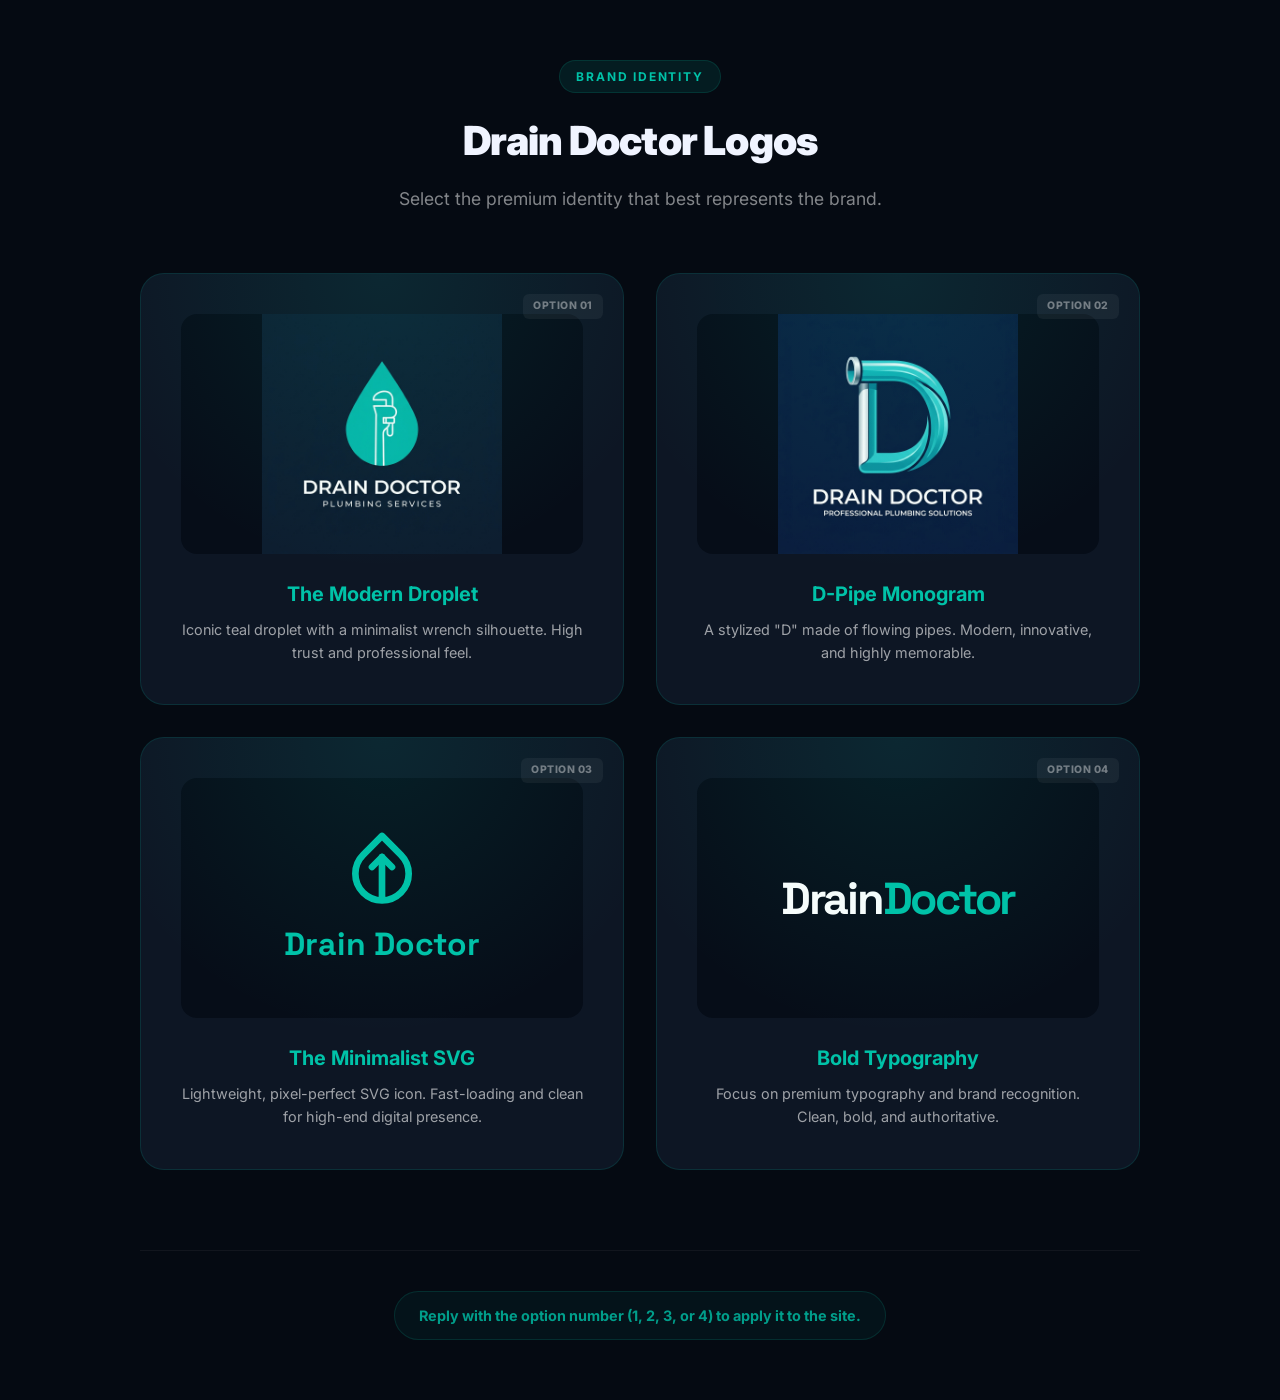
<file: logo_showcase.html>
<!DOCTYPE html>
<html lang="en">
<head>
    <meta charset="UTF-8">
    <meta name="viewport" content="width=device-width, initial-scale=1.0">
    <title>Drain Doctor | Logo Options</title>
    <link rel="preconnect" href="https://fonts.googleapis.com">
    <link href="https://fonts.googleapis.com/css2?family=Inter:wght@400;700;800;900&family=Space+Grotesk:wght@700;800&display=swap" rel="stylesheet">
    <style>
        :root {
            --primary: #0A2540;
            --accent: #00C2A8;
            --bg: #050a12;
            --card-bg: #0d1624;
            --border: rgba(0, 194, 168, 0.15);
            --text: #f0f4ff;
        }

        * { margin: 0; padding: 0; box-sizing: border-box; }
        
        body {
            background-color: var(--bg);
            color: var(--text);
            font-family: 'Inter', sans-serif;
            padding: 60px 20px;
            line-height: 1.6;
        }

        .container {
            max-width: 1000px;
            margin: 0 auto;
        }

        header {
            text-align: center;
            margin-bottom: 60px;
        }

        .tag {
            display: inline-block;
            background: rgba(0, 194, 168, 0.1);
            color: var(--accent);
            font-size: 0.75rem;
            font-weight: 700;
            letter-spacing: 0.15em;
            text-transform: uppercase;
            padding: 6px 16px;
            border-radius: 100px;
            border: 1px solid var(--border);
            margin-bottom: 16px;
        }

        h1 {
            font-size: 2.5rem;
            font-weight: 900;
            letter-spacing: -0.02em;
            margin-bottom: 12px;
        }

        p.subtitle {
            color: rgba(255, 255, 255, 0.5);
            font-size: 1.1rem;
        }

        .grid {
            display: grid;
            grid-template-columns: repeat(auto-fit, minmax(340px, 1fr));
            gap: 32px;
        }

        .card {
            background: var(--card-bg);
            border: 1px solid var(--border);
            border-radius: 24px;
            padding: 40px;
            text-align: center;
            position: relative;
            overflow: hidden;
            transition: all 0.3s cubic-bezier(0.4, 0, 0.2, 1);
        }

        .card:hover {
            transform: translateY(-8px);
            border-color: var(--accent);
            box-shadow: 0 20px 40px rgba(0, 194, 168, 0.1);
        }

        .card::before {
            content: '';
            position: absolute;
            inset: 0;
            background: radial-gradient(circle at 50% 0%, rgba(0, 194, 168, 0.1) 0%, transparent 60%);
            pointer-events: none;
        }

        .logo-preview {
            width: 100%;
            height: 240px;
            display: flex;
            align-items: center;
            justify-content: center;
            margin-bottom: 24px;
            border-radius: 16px;
            background: #060d18;
            overflow: hidden;
        }

        .logo-preview img {
            max-width: 100%;
            max-height: 100%;
            object-fit: contain;
        }

        .logo-preview.svg-mode {
            background: #060d18;
        }

        .option-tag {
            position: absolute;
            top: 20px;
            right: 20px;
            font-size: 0.65rem;
            font-weight: 800;
            letter-spacing: 0.05em;
            background: rgba(255, 255, 255, 0.05);
            padding: 4px 10px;
            border-radius: 6px;
            color: rgba(255, 255, 255, 0.4);
        }

        h3 {
            font-size: 1.25rem;
            margin-bottom: 8px;
            color: var(--accent);
        }

        .desc {
            font-size: 0.9rem;
            color: rgba(255, 255, 255, 0.6);
        }

        /* Pure SVG Option Style */
        .simple-icon {
            font-family: 'Space Grotesk', sans-serif;
            font-size: 2rem;
            font-weight: 800;
            display: flex;
            flex-direction: column;
            align-items: center;
            gap: 12px;
        }

        .simple-icon span {
            color: var(--accent);
        }

        footer {
            margin-top: 80px;
            text-align: center;
            padding-top: 40px;
            border-top: 1px solid rgba(255, 255, 255, 0.05);
        }

        .selection-hint {
            font-size: 0.9rem;
            color: rgba(0, 194, 168, 0.8);
            font-weight: 700;
            background: rgba(0, 194, 168, 0.05);
            display: inline-block;
            padding: 12px 24px;
            border-radius: 100px;
            border: 1px solid var(--border);
        }

    </style>
</head>
<body>

    <div class="container">
        <header>
            <div class="tag">Brand Identity</div>
            <h1>Drain Doctor Logos</h1>
            <p class="subtitle">Select the premium identity that best represents the brand.</p>
        </header>

        <div class="grid">
            
            <!-- Option 1: Modern Droplet -->
            <div class="card">
                <div class="option-tag">OPTION 01</div>
                <div class="logo-preview">
                    <img src="assets/logo_options/logo_option_1.png" alt="Logo Option 1">
                </div>
                <h3>The Modern Droplet</h3>
                <p class="desc">Iconic teal droplet with a minimalist wrench silhouette. High trust and professional feel.</p>
            </div>

            <!-- Option 2: Pipe Monogram -->
            <div class="card">
                <div class="option-tag">OPTION 02</div>
                <div class="logo-preview">
                    <img src="assets/logo_options/logo_option_2.png" alt="Logo Option 2">
                </div>
                <h3>D-Pipe Monogram</h3>
                <p class="desc">A stylized "D" made of flowing pipes. Modern, innovative, and highly memorable.</p>
            </div>

            <!-- Option 3: Minimal SVG (Pure Code) -->
            <div class="card">
                <div class="option-tag">OPTION 03</div>
                <div class="logo-preview svg-mode">
                    <div class="simple-icon">
                        <svg width="80" height="80" viewBox="0 0 24 24" fill="none" stroke="#00C2A8" stroke-width="2" stroke-linecap="round" stroke-linejoin="round">
                            <path d="M12 2.69l5.66 5.66a8 8 0 1 1-11.31 0z"/>
                            <path d="M12 21.31V9"/>
                            <path d="M9 12l3-3 3 3"/>
                        </svg>
                        <span>Drain <strong>Doctor</strong></span>
                    </div>
                </div>
                <h3>The Minimalist SVG</h3>
                <p class="desc">Lightweight, pixel-perfect SVG icon. Fast-loading and clean for high-end digital presence.</p>
            </div>

            <!-- Option 4: Premium Wordmark -->
            <div class="card">
                <div class="option-tag">OPTION 04</div>
                <div class="logo-preview svg-mode">
                    <div class="simple-icon" style="font-family:'Space Grotesk'">
                        <div style="font-size: 2.8rem; letter-spacing: -0.05em; color: white;">Drain<span style="color:var(--accent)">Doctor</span></div>
                    </div>
                </div>
                <h3>Bold Typography</h3>
                <p class="desc">Focus on premium typography and brand recognition. Clean, bold, and authoritative.</p>
            </div>

        </div>

        <footer>
            <div class="selection-hint">
                Reply with the option number (1, 2, 3, or 4) to apply it to the site.
            </div>
        </footer>
    </div>

</body>
</html>
</file>
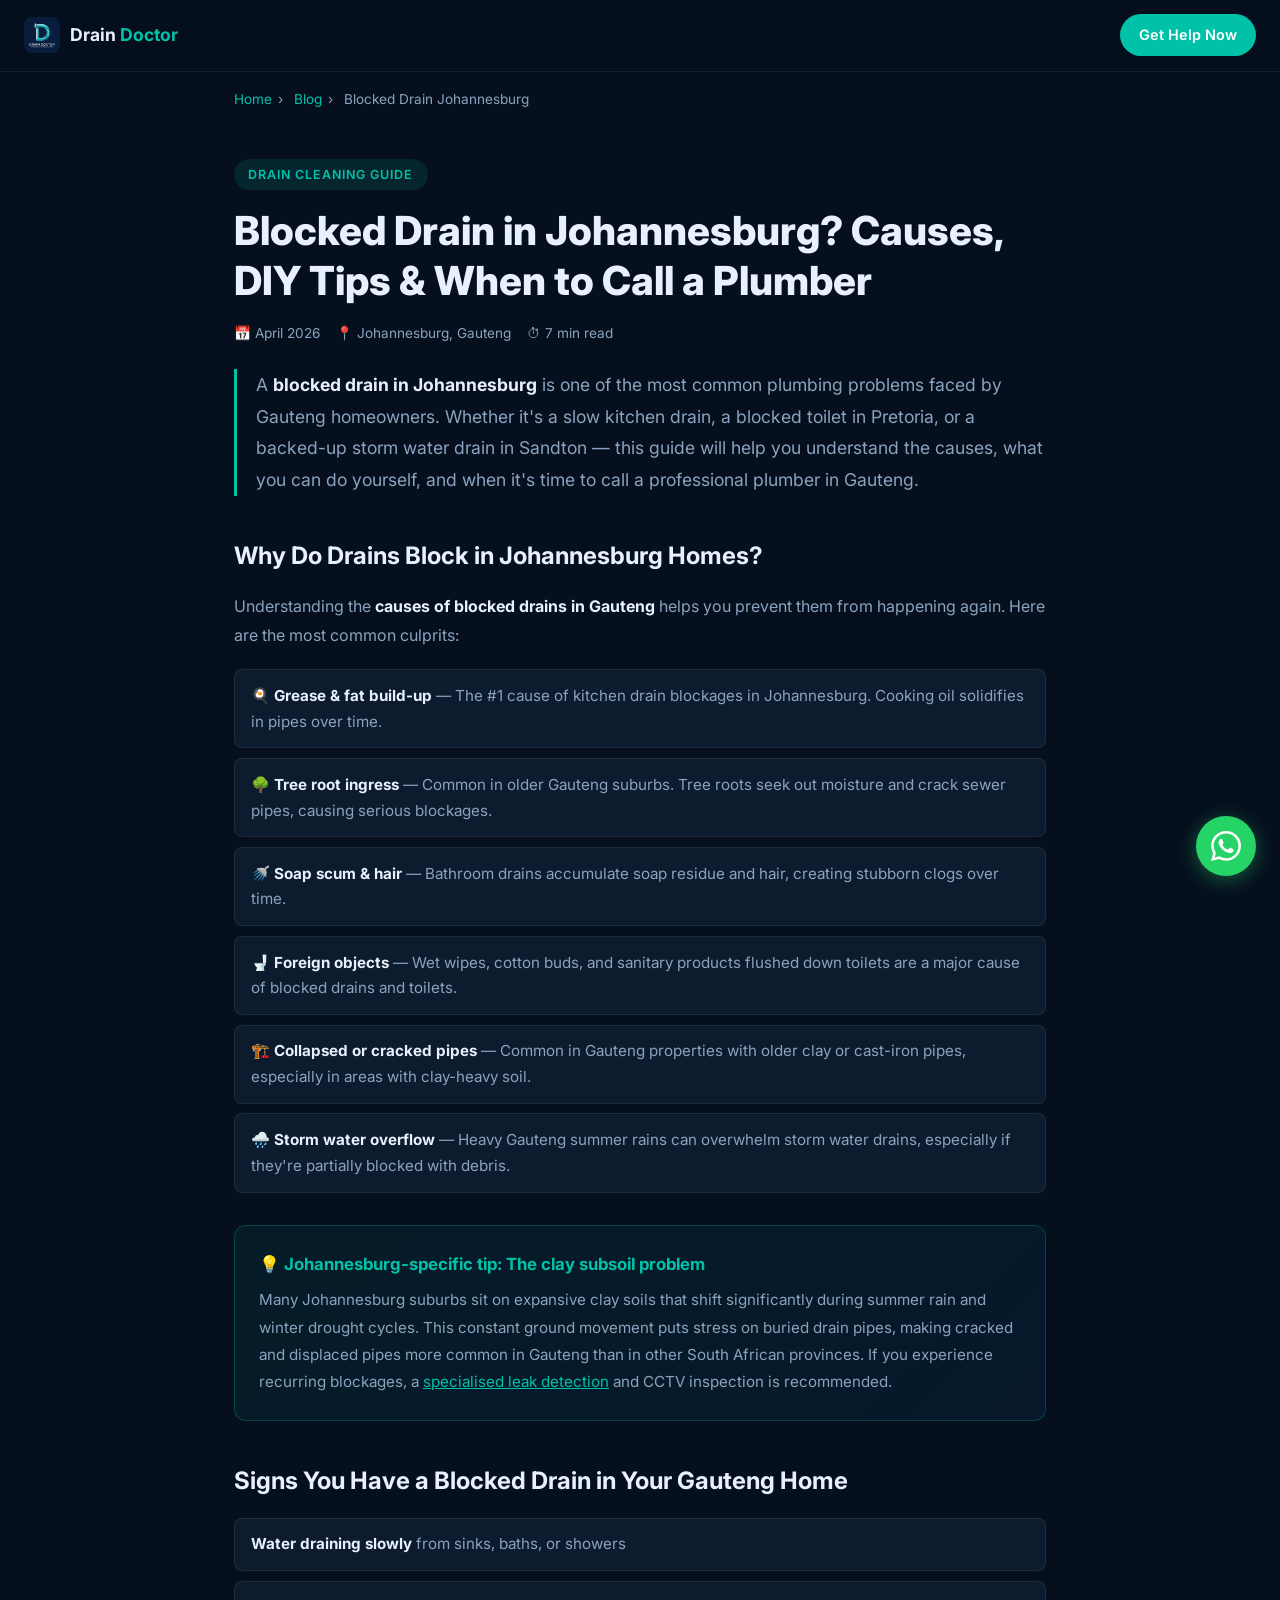
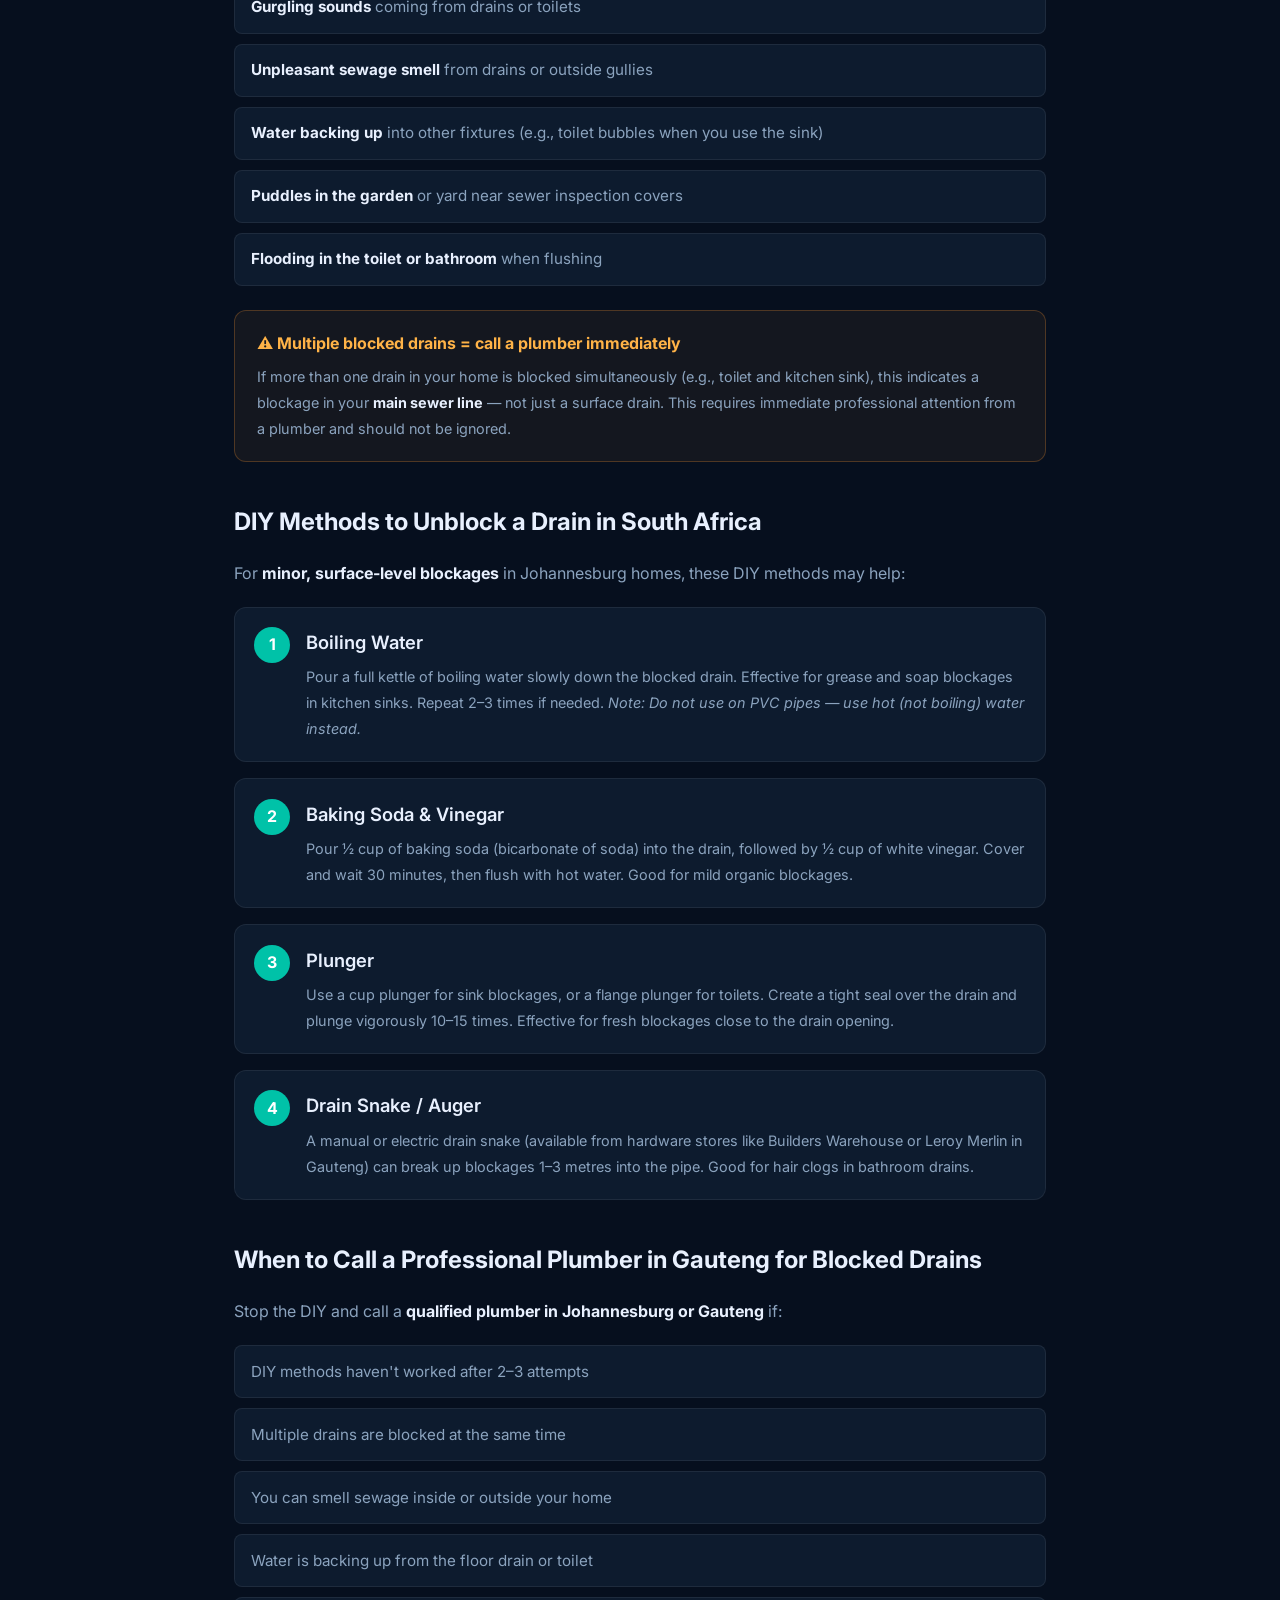
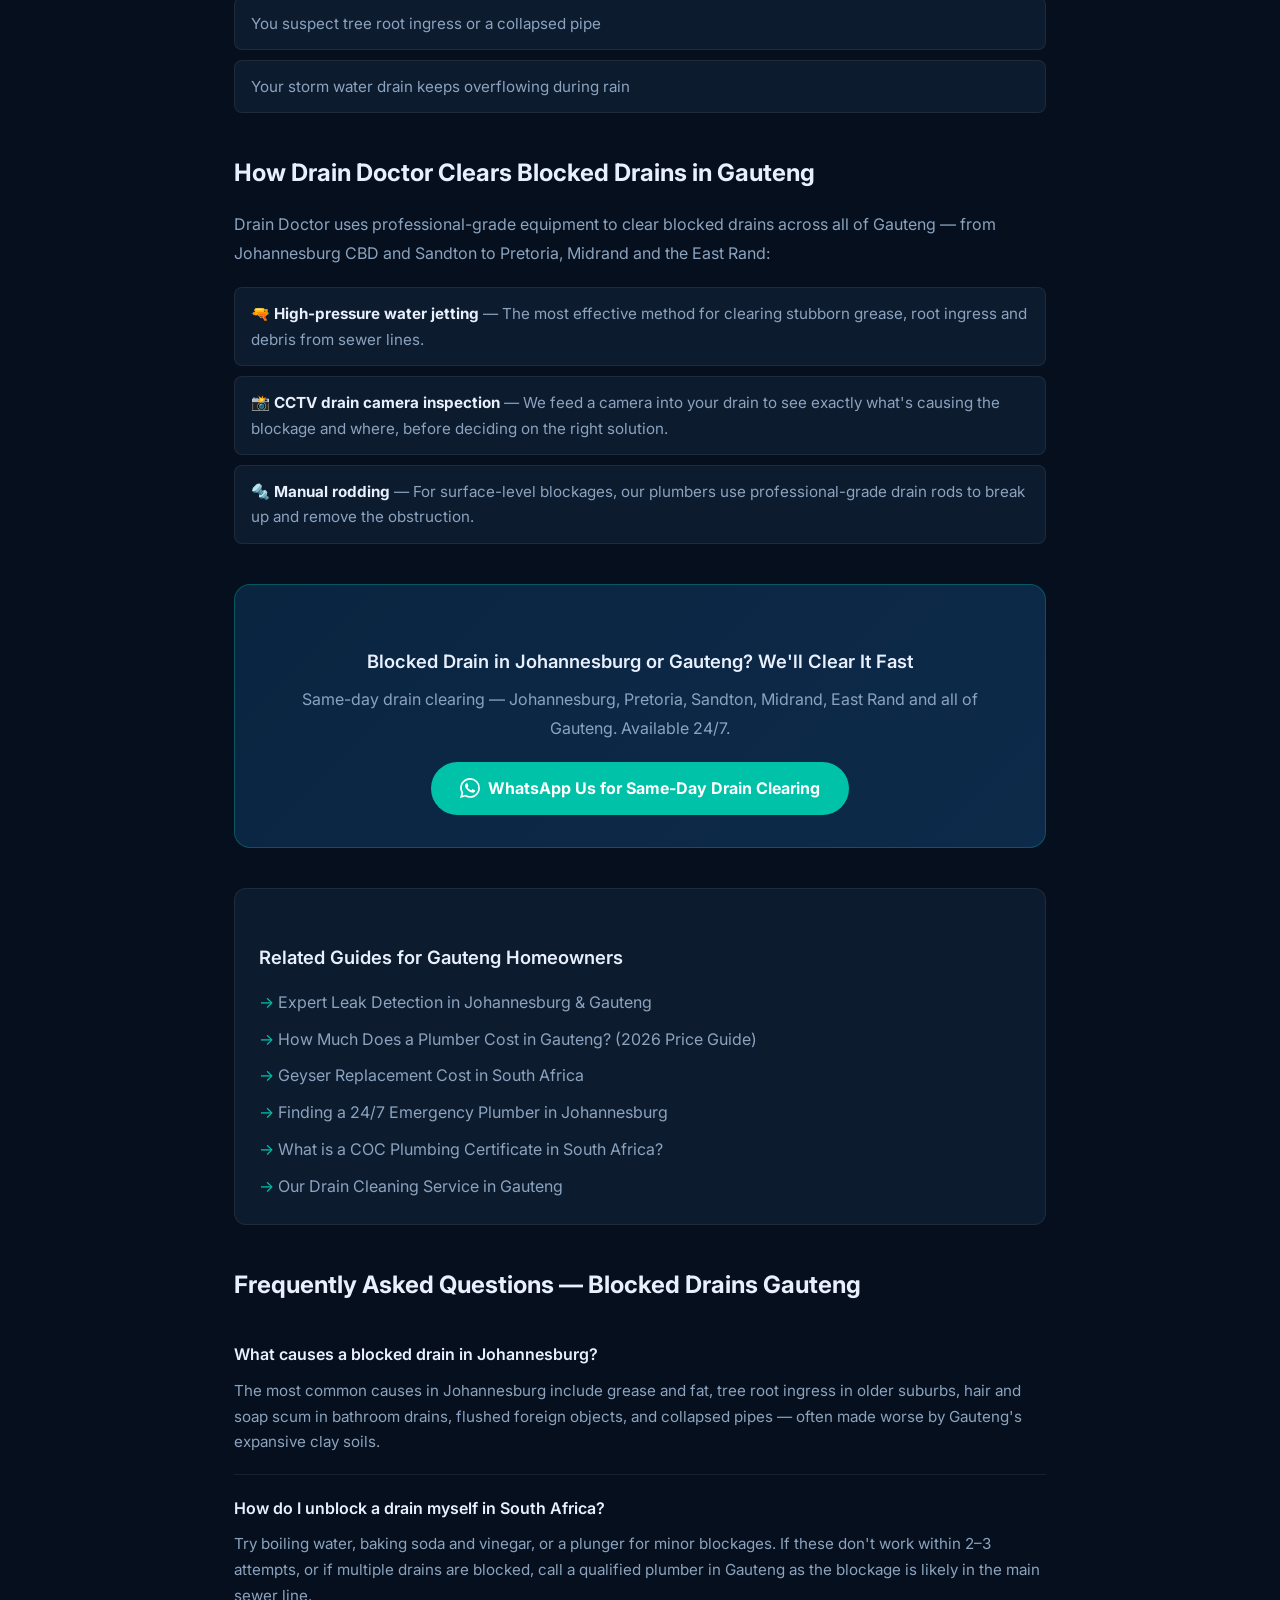
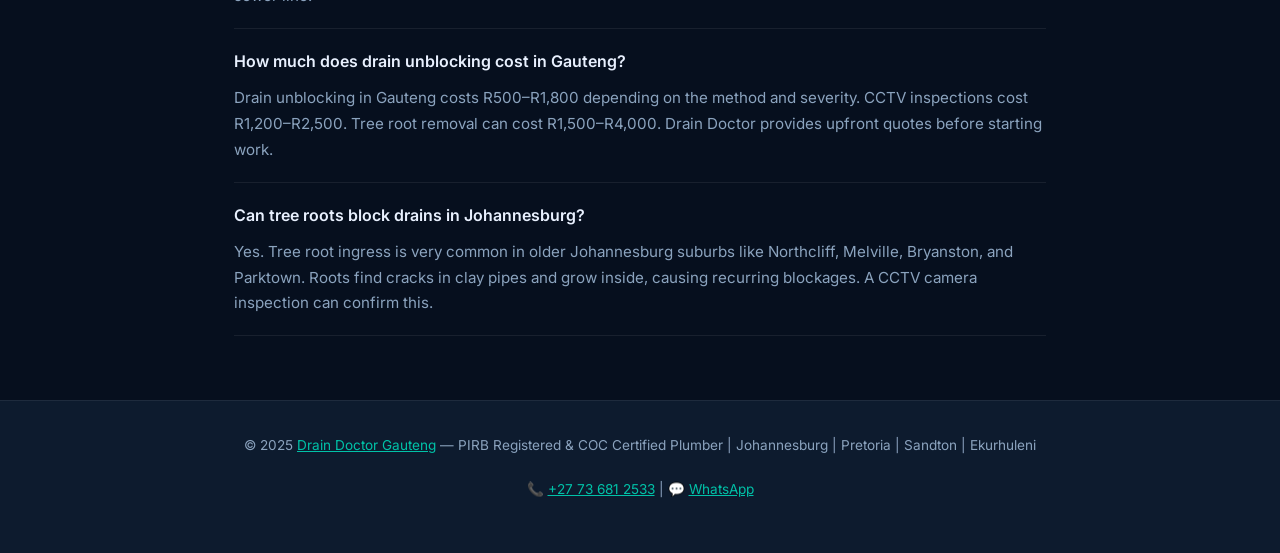
<file: blog/blocked-drain-johannesburg.html>
<!DOCTYPE html>
<html lang="en-ZA">
<head>
  <meta charset="UTF-8" />
  <meta name="viewport" content="width=device-width, initial-scale=1.0" />
  <title>Blocked Drain in Johannesburg? How to Fix It & When to Call a Plumber</title>
  <meta name="description" content="Dealing with a blocked drain in Johannesburg or Gauteng? Learn the causes, DIY fixes, and when to call a professional plumber. Drain Doctor clears blocked drains fast — 24/7 across Gauteng." />
  <meta name="keywords" content="blocked drain Johannesburg, how to unblock a drain South Africa, blocked drain Gauteng, plumber blocked drain, drain cleaning Johannesburg, blocked toilet Pretoria, high pressure drain jetting Gauteng" />
  <meta name="robots" content="index, follow" />
  <meta name="geo.region" content="ZA-GP" />
  <link rel="canonical" href="https://draindoctor.plumbing/blog/blocked-drain-johannesburg.html" />
  <meta property="og:title" content="Blocked Drain in Johannesburg? How to Fix It & When to Call a Plumber" />
  <meta property="og:description" content="Learn the causes of blocked drains in Johannesburg homes and when to call a professional plumber in Gauteng. Drain Doctor — fast, same-day drain clearing." />
  <meta property="og:type" content="article" />
  <meta property="og:locale" content="en_ZA" />
  <meta property="og:site_name" content="Drain Doctor Gauteng" />

  <script type="application/ld+json">
  {
    "@context": "https://schema.org",
    "@type": "Article",
    "headline": "Blocked Drain in Johannesburg? How to Fix It & When to Call a Plumber",
    "author": {"@type": "Organization", "name": "Drain Doctor Gauteng"},
    "publisher": {"@type": "Organization", "name": "Drain Doctor Gauteng"},
    "datePublished": "2026-04-15",
    "dateModified": "2026-04-15"
  }
  </script>

  <script type="application/ld+json">
  {
    "@context": "https://schema.org",
    "@type": "FAQPage",
    "mainEntity": [
      {
        "@type": "Question",
        "name": "What causes a blocked drain in Johannesburg?",
        "acceptedAnswer": {
          "@type": "Answer",
          "text": "The most common causes of blocked drains in Johannesburg include grease and fat build-up in kitchen drains, tree root ingress into sewer lines, foreign objects (wet wipes, cotton buds) flushed down toilets, soap scum in bathroom drains, and collapsed or cracked pipes due to age or ground movement."
        }
      },
      {
        "@type": "Question",
        "name": "How do I unblock a drain myself in South Africa?",
        "acceptedAnswer": {
          "@type": "Answer",
          "text": "For minor blockages, you can try pouring boiling water down the drain, using a plunger, or applying a mixture of baking soda and vinegar. However, if the drain remains blocked after these methods, or if multiple drains are blocked simultaneously, you should call a professional plumber in Gauteng as this indicates a more serious blockage in the main sewer line."
        }
      },
      {
        "@type": "Question",
        "name": "How much does it cost to unblock a drain in Gauteng?",
        "acceptedAnswer": {
          "@type": "Answer",
          "text": "Drain unblocking in Gauteng costs between R500 and R1,800 for standard blockages using manual rodding or high-pressure jetting. CCTV drain inspections cost R1,200 to R2,500. Tree root removal from drain lines can cost R1,500 to R4,000."
        }
      }
    ]
  }
  </script>

  <script type="application/ld+json">
  {
    "@context": "https://schema.org",
    "@type": "BreadcrumbList",
    "itemListElement": [
      {"@type": "ListItem", "position": 1, "name": "Home", "item": "https://draindoctor.plumbing/"},
      {"@type": "ListItem", "position": 2, "name": "Blog", "item": "https://draindoctor.plumbing/blog/"},
      {"@type": "ListItem", "position": 3, "name": "Blocked Drain Johannesburg", "item": "https://draindoctor.plumbing/blog/blocked-drain-johannesburg.html"}
    ]
  }
  </script>

  <link rel="preconnect" href="https://fonts.googleapis.com" />
  <link rel="preconnect" href="https://fonts.gstatic.com" crossorigin />
  <link href="https://fonts.googleapis.com/css2?family=Inter:wght@300;400;500;600;700;800&display=swap" rel="stylesheet" />
  <link rel="icon" type="image/png" href="../assets/logo.png" />
  <style>
    :root { --primary:#0A2540;--accent:#00C2A8;--bg:#060F1E;--surface:#0D1B2E;--surface2:#112233;--text:#E8F0FE;--text-muted:#8BA3BE;--border:rgba(255,255,255,0.07); }
    *,*::before,*::after{box-sizing:border-box;margin:0;padding:0;}
    html{scroll-behavior:smooth;}
    body{font-family:'Inter',sans-serif;background:var(--bg);color:var(--text);line-height:1.7;font-size:16px;}
    .navbar{position:sticky;top:0;z-index:100;background:rgba(6,15,30,0.95);backdrop-filter:blur(16px);border-bottom:1px solid var(--border);padding:.9rem 1.5rem;display:flex;align-items:center;justify-content:space-between;}
    .nav-logo{display:flex;align-items:center;gap:.6rem;text-decoration:none;}
    .nav-logo img{width:36px;height:36px;border-radius:8px;object-fit:contain;}
    .nav-logo-text{font-weight:700;color:var(--text);font-size:1.1rem;}
    .nav-logo-text strong{color:var(--accent);}
    .nav-cta{background:var(--accent);color:#fff;padding:.55rem 1.2rem;border-radius:50px;font-weight:600;font-size:.9rem;text-decoration:none;transition:opacity .2s;}
    .nav-cta:hover{opacity:.88;}
    .breadcrumb{padding:1rem 1.5rem;font-size:.85rem;color:var(--text-muted);max-width:860px;margin:0 auto;}
    .breadcrumb a{color:var(--accent);text-decoration:none;}
    .breadcrumb span{margin:0 .4rem;}
    .article-wrap{max-width:860px;margin:0 auto;padding:2rem 1.5rem 4rem;}
    .article-tag{display:inline-block;background:rgba(0,194,168,.12);color:var(--accent);font-size:.78rem;font-weight:600;letter-spacing:.08em;text-transform:uppercase;padding:.3rem .9rem;border-radius:50px;margin-bottom:1rem;}
    h1{font-size:clamp(1.8rem,4vw,2.5rem);font-weight:800;line-height:1.25;color:var(--text);margin-bottom:1rem;}
    .article-meta{display:flex;gap:1rem;flex-wrap:wrap;font-size:.85rem;color:var(--text-muted);margin-bottom:1.5rem;}
    .article-intro{font-size:1.1rem;color:var(--text-muted);border-left:3px solid var(--accent);padding-left:1.2rem;margin-bottom:2rem;line-height:1.8;}
    h2{font-size:1.5rem;font-weight:700;color:var(--text);margin:2.5rem 0 1rem;}
    h3{font-size:1.15rem;font-weight:600;color:var(--accent);margin:1.8rem 0 .7rem;}
    p{margin-bottom:1.2rem;color:var(--text-muted);line-height:1.8;}
    strong{color:var(--text);}
    a{color:var(--accent);text-decoration:underline;}
    ul.content-list{list-style:none;padding:0;margin:.5rem 0 1.5rem;display:flex;flex-direction:column;gap:.6rem;}
    ul.content-list li{padding:.8rem 1rem;background:var(--surface);border:1px solid var(--border);border-radius:8px;color:var(--text-muted);font-size:.95rem;}
    ul.content-list li strong{color:var(--text);}
    .warning-box{background:rgba(255,150,50,.06);border:1px solid rgba(255,150,50,.25);border-radius:12px;padding:1.2rem 1.4rem;margin:1.5rem 0;}
    .warning-box .w-title{color:#FFB347;font-weight:700;margin-bottom:.4rem;}
    .info-box{background:linear-gradient(135deg,rgba(0,194,168,.08),rgba(14,165,233,.06));border:1px solid rgba(0,194,168,.25);border-radius:12px;padding:1.5rem;margin:2rem 0;}
    .info-box .info-title{color:var(--accent);font-weight:700;margin-bottom:.5rem;font-size:1.05rem;}
    .step-grid{display:grid;gap:1rem;margin:1rem 0 2rem;}
    .step-item{background:var(--surface);border:1px solid var(--border);border-radius:12px;padding:1.2rem;display:flex;gap:1rem;align-items:flex-start;}
    .step-num{width:36px;height:36px;border-radius:50%;background:var(--accent);color:#fff;font-weight:700;display:flex;align-items:center;justify-content:center;flex-shrink:0;font-size:1rem;}
    .step-body h3{margin:0 0 .4rem;color:var(--text);}
    .step-body p{margin:0;font-size:.9rem;}
    .cta-box{background:linear-gradient(135deg,var(--primary),#0D2A4A);border:1px solid rgba(0,194,168,.3);border-radius:16px;padding:2rem;margin:2.5rem 0;text-align:center;}
    .cta-box h3{color:var(--text);margin-bottom:.5rem;}
    .btn-cta{display:inline-flex;align-items:center;gap:.5rem;background:var(--accent);color:#fff;padding:.8rem 1.8rem;border-radius:50px;font-weight:700;font-size:1rem;text-decoration:none;transition:transform .2s,opacity .2s;}
    .btn-cta:hover{transform:translateY(-2px);opacity:.9;}
    .related-links{background:var(--surface);border:1px solid var(--border);border-radius:12px;padding:1.5rem;margin:2.5rem 0;}
    .related-links h3{color:var(--text);margin-bottom:1rem;}
    .related-links ul{list-style:none;display:flex;flex-direction:column;gap:.6rem;}
    .related-links li::before{content:"→ ";color:var(--accent);}
    .related-links a{text-decoration:none;color:var(--text-muted);}
    .related-links a:hover{color:var(--accent);}
    .faq-item{border-bottom:1px solid var(--border);padding:1.2rem 0;}
    .faq-q{font-weight:600;color:var(--text);font-size:1rem;margin-bottom:.6rem;}
    .faq-a{color:var(--text-muted);font-size:.95rem;}
    .blog-footer{background:var(--surface);border-top:1px solid var(--border);padding:2rem 1.5rem;text-align:center;font-size:.85rem;color:var(--text-muted);}
    .blog-footer a{color:var(--accent);}
    .wa-float{position:fixed;bottom:1.5rem;right:1.5rem;z-index:999;background:#25D366;color:#fff;width:60px;height:60px;border-radius:50%;display:flex;align-items:center;justify-content:center;box-shadow:0 4px 20px rgba(37,211,102,.4);text-decoration:none;transition:transform .2s;}
    .wa-float:hover{transform:scale(1.1);}
    .wa-float svg{width:30px;height:30px;}
    @media(max-width:600px){h1{font-size:1.6rem;}}
  </style>
</head>
<body>
  <nav class="navbar">
    <a href="../index.html" class="nav-logo">
      <img src="../assets/logo.png" alt="Drain Doctor Gauteng" />
      <span class="nav-logo-text">Drain <strong>Doctor</strong></span>
    </a>
    <a href="https://wa.me/27736812533?text=Hi%20Drain%20Doctor%2C%20I%20have%20a%20blocked%20drain" class="nav-cta" target="_blank" rel="noopener">Get Help Now</a>
  </nav>

  <nav class="breadcrumb" aria-label="Breadcrumb">
    <a href="../index.html">Home</a><span>›</span>
    <a href="index.html">Blog</a><span>›</span>
    Blocked Drain Johannesburg
  </nav>

  <article class="article-wrap">
    <header>
      <div class="article-tag">Drain Cleaning Guide</div>
      <h1>Blocked Drain in Johannesburg? Causes, DIY Tips & When to Call a Plumber</h1>
      <div class="article-meta">
        <span>📅 April 2026</span>
        <span>📍 Johannesburg, Gauteng</span>
        <span>⏱ 7 min read</span>
      </div>
      <p class="article-intro">
        A <strong>blocked drain in Johannesburg</strong> is one of the most common plumbing problems faced by Gauteng homeowners. Whether it's a slow kitchen drain, a blocked toilet in Pretoria, or a backed-up storm water drain in Sandton — this guide will help you understand the causes, what you can do yourself, and when it's time to call a professional plumber in Gauteng.
      </p>
    </header>

    <h2>Why Do Drains Block in Johannesburg Homes?</h2>
    <p>Understanding the <strong>causes of blocked drains in Gauteng</strong> helps you prevent them from happening again. Here are the most common culprits:</p>

    <ul class="content-list">
      <li><strong>🍳 Grease & fat build-up</strong> — The #1 cause of kitchen drain blockages in Johannesburg. Cooking oil solidifies in pipes over time.</li>
      <li><strong>🌳 Tree root ingress</strong> — Common in older Gauteng suburbs. Tree roots seek out moisture and crack sewer pipes, causing serious blockages.</li>
      <li><strong>🚿 Soap scum & hair</strong> — Bathroom drains accumulate soap residue and hair, creating stubborn clogs over time.</li>
      <li><strong>🚽 Foreign objects</strong> — Wet wipes, cotton buds, and sanitary products flushed down toilets are a major cause of blocked drains and toilets.</li>
      <li><strong>🏗️ Collapsed or cracked pipes</strong> — Common in Gauteng properties with older clay or cast-iron pipes, especially in areas with clay-heavy soil.</li>
      <li><strong>🌧️ Storm water overflow</strong> — Heavy Gauteng summer rains can overwhelm storm water drains, especially if they're partially blocked with debris.</li>
    </ul>

    <div class="info-box">
      <div class="info-title">💡 Johannesburg-specific tip: The clay subsoil problem</div>
      <p style="margin:.5rem 0 0;font-size:.95rem;">Many Johannesburg suburbs sit on expansive clay soils that shift significantly during summer rain and winter drought cycles. This constant ground movement puts stress on buried drain pipes, making cracked and displaced pipes more common in Gauteng than in other South African provinces. If you experience recurring blockages, a <a href="leak-detection-gauteng.html" style="color:var(--accent);">specialised leak detection</a> and CCTV inspection is recommended.</p>
    </div>

    <h2>Signs You Have a Blocked Drain in Your Gauteng Home</h2>
    <ul class="content-list">
      <li><strong>Water draining slowly</strong> from sinks, baths, or showers</li>
      <li><strong>Gurgling sounds</strong> coming from drains or toilets</li>
      <li><strong>Unpleasant sewage smell</strong> from drains or outside gullies</li>
      <li><strong>Water backing up</strong> into other fixtures (e.g., toilet bubbles when you use the sink)</li>
      <li><strong>Puddles in the garden</strong> or yard near sewer inspection covers</li>
      <li><strong>Flooding in the toilet or bathroom</strong> when flushing</li>
    </ul>

    <div class="warning-box">
      <div class="w-title">⚠️ Multiple blocked drains = call a plumber immediately</div>
      <p style="margin:0;font-size:.9rem;">If more than one drain in your home is blocked simultaneously (e.g., toilet and kitchen sink), this indicates a blockage in your <strong>main sewer line</strong> — not just a surface drain. This requires immediate professional attention from a plumber and should not be ignored.</p>
    </div>

    <h2>DIY Methods to Unblock a Drain in South Africa</h2>
    <p>For <strong>minor, surface-level blockages</strong> in Johannesburg homes, these DIY methods may help:</p>

    <div class="step-grid">
      <div class="step-item">
        <div class="step-num">1</div>
        <div class="step-body">
          <h3>Boiling Water</h3>
          <p>Pour a full kettle of boiling water slowly down the blocked drain. Effective for grease and soap blockages in kitchen sinks. Repeat 2–3 times if needed. <em>Note: Do not use on PVC pipes — use hot (not boiling) water instead.</em></p>
        </div>
      </div>
      <div class="step-item">
        <div class="step-num">2</div>
        <div class="step-body">
          <h3>Baking Soda & Vinegar</h3>
          <p>Pour ½ cup of baking soda (bicarbonate of soda) into the drain, followed by ½ cup of white vinegar. Cover and wait 30 minutes, then flush with hot water. Good for mild organic blockages.</p>
        </div>
      </div>
      <div class="step-item">
        <div class="step-num">3</div>
        <div class="step-body">
          <h3>Plunger</h3>
          <p>Use a cup plunger for sink blockages, or a flange plunger for toilets. Create a tight seal over the drain and plunge vigorously 10–15 times. Effective for fresh blockages close to the drain opening.</p>
        </div>
      </div>
      <div class="step-item">
        <div class="step-num">4</div>
        <div class="step-body">
          <h3>Drain Snake / Auger</h3>
          <p>A manual or electric drain snake (available from hardware stores like Builders Warehouse or Leroy Merlin in Gauteng) can break up blockages 1–3 metres into the pipe. Good for hair clogs in bathroom drains.</p>
        </div>
      </div>
    </div>

    <h2>When to Call a Professional Plumber in Gauteng for Blocked Drains</h2>
    <p>Stop the DIY and call a <strong>qualified plumber in Johannesburg or Gauteng</strong> if:</p>
    <ul class="content-list">
      <li>DIY methods haven't worked after 2–3 attempts</li>
      <li>Multiple drains are blocked at the same time</li>
      <li>You can smell sewage inside or outside your home</li>
      <li>Water is backing up from the floor drain or toilet</li>
      <li>You suspect tree root ingress or a collapsed pipe</li>
      <li>Your storm water drain keeps overflowing during rain</li>
    </ul>

    <h2>How Drain Doctor Clears Blocked Drains in Gauteng</h2>
    <p>Drain Doctor uses professional-grade equipment to clear blocked drains across all of Gauteng — from Johannesburg CBD and Sandton to Pretoria, Midrand and the East Rand:</p>
    <ul class="content-list">
      <li><strong>🔫 High-pressure water jetting</strong> — The most effective method for clearing stubborn grease, root ingress and debris from sewer lines.</li>
      <li><strong>📸 CCTV drain camera inspection</strong> — We feed a camera into your drain to see exactly what's causing the blockage and where, before deciding on the right solution.</li>
      <li><strong>🔩 Manual rodding</strong> — For surface-level blockages, our plumbers use professional-grade drain rods to break up and remove the obstruction.</li>
    </ul>

    <div class="cta-box">
      <h3>Blocked Drain in Johannesburg or Gauteng? We'll Clear It Fast</h3>
      <p>Same-day drain clearing — Johannesburg, Pretoria, Sandton, Midrand, East Rand and all of Gauteng. Available 24/7.</p>
      <a href="https://wa.me/27736812533?text=Hi%20Drain%20Doctor%2C%20I%20have%20a%20blocked%20drain" class="btn-cta" target="_blank" rel="noopener">
        <svg width="20" height="20" viewBox="0 0 24 24" fill="currentColor"><path d="M17.472 14.382c-.297-.149-1.758-.867-2.03-.967-.273-.099-.471-.148-.67.15-.197.297-.767.966-.94 1.164-.173.199-.347.223-.644.075-.297-.15-1.255-.463-2.39-1.475-.883-.788-1.48-1.761-1.653-2.059-.173-.297-.018-.458.13-.606.134-.133.298-.347.446-.52.149-.174.198-.298.298-.497.099-.198.05-.371-.025-.52-.075-.149-.669-1.612-.916-2.207-.242-.579-.487-.5-.669-.51-.173-.008-.371-.01-.57-.01-.198 0-.52.074-.792.372-.272.297-1.04 1.016-1.04 2.479 0 1.462 1.065 2.875 1.213 3.074.149.198 2.096 3.2 5.077 4.487.709.306 1.262.489 1.694.625.712.227 1.36.195 1.871.118.571-.085 1.758-.719 2.006-1.413.248-.694.248-1.289.173-1.413-.074-.124-.272-.198-.57-.347m-5.421 7.403h-.004a9.87 9.87 0 01-5.031-1.378l-.361-.214-3.741.982.998-3.648-.235-.374a9.86 9.86 0 01-1.51-5.26c.001-5.45 4.436-9.884 9.888-9.884 2.64 0 5.122 1.03 6.988 2.898a9.825 9.825 0 012.893 6.994c-.003 5.45-4.437 9.884-9.885 9.884m8.413-18.297A11.815 11.815 0 0012.05 0C5.495 0 .16 5.335.157 11.892c0 2.096.547 4.142 1.588 5.945L.057 24l6.305-1.654a11.882 11.882 0 005.683 1.448h.005c6.554 0 11.89-5.335 11.893-11.893a11.821 11.821 0 00-3.48-8.413z"/></svg>
        WhatsApp Us for Same-Day Drain Clearing
      </a>
    </div>

    <div class="related-links">
      <h3>Related Guides for Gauteng Homeowners</h3>
      <ul>
        <li><a href="leak-detection-gauteng.html">Expert Leak Detection in Johannesburg & Gauteng</a></li>
        <li><a href="plumber-cost-gauteng.html">How Much Does a Plumber Cost in Gauteng? (2026 Price Guide)</a></li>
        <li><a href="geyser-replacement-cost-south-africa.html">Geyser Replacement Cost in South Africa</a></li>
        <li><a href="emergency-plumber-johannesburg.html">Finding a 24/7 Emergency Plumber in Johannesburg</a></li>
        <li><a href="coc-certificate-south-africa-what-is-it.html">What is a COC Plumbing Certificate in South Africa?</a></li>
        <li><a href="../index.html#service-drain">Our Drain Cleaning Service in Gauteng</a></li>
      </ul>
    </div>

    <section>
      <h2>Frequently Asked Questions — Blocked Drains Gauteng</h2>
      <div class="faq-item">
        <div class="faq-q">What causes a blocked drain in Johannesburg?</div>
        <div class="faq-a">The most common causes in Johannesburg include grease and fat, tree root ingress in older suburbs, hair and soap scum in bathroom drains, flushed foreign objects, and collapsed pipes — often made worse by Gauteng's expansive clay soils.</div>
      </div>
      <div class="faq-item">
        <div class="faq-q">How do I unblock a drain myself in South Africa?</div>
        <div class="faq-a">Try boiling water, baking soda and vinegar, or a plunger for minor blockages. If these don't work within 2–3 attempts, or if multiple drains are blocked, call a qualified plumber in Gauteng as the blockage is likely in the main sewer line.</div>
      </div>
      <div class="faq-item">
        <div class="faq-q">How much does drain unblocking cost in Gauteng?</div>
        <div class="faq-a">Drain unblocking in Gauteng costs R500–R1,800 depending on the method and severity. CCTV inspections cost R1,200–R2,500. Tree root removal can cost R1,500–R4,000. Drain Doctor provides upfront quotes before starting work.</div>
      </div>
      <div class="faq-item">
        <div class="faq-q">Can tree roots block drains in Johannesburg?</div>
        <div class="faq-a">Yes. Tree root ingress is very common in older Johannesburg suburbs like Northcliff, Melville, Bryanston, and Parktown. Roots find cracks in clay pipes and grow inside, causing recurring blockages. A CCTV camera inspection can confirm this.</div>
      </div>
    </section>
  </article>

  <footer class="blog-footer">
    <p>© 2025 <a href="../index.html">Drain Doctor Gauteng</a> — PIRB Registered & COC Certified Plumber | Johannesburg | Pretoria | Sandton | Ekurhuleni</p>
    <p style="margin-top:.4rem;">📞 <a href="tel:+27736812533">+27 73 681 2533</a> | 💬 <a href="https://wa.me/27736812533" target="_blank" rel="noopener">WhatsApp</a></p>
  </footer>

  <a href="https://wa.me/27736812533?text=Hi%20Drain%20Doctor%2C%20I%20have%20a%20blocked%20drain" class="wa-float" target="_blank" rel="noopener" aria-label="WhatsApp Drain Doctor">
    <svg viewBox="0 0 24 24" fill="currentColor"><path d="M17.472 14.382c-.297-.149-1.758-.867-2.03-.967-.273-.099-.471-.148-.67.15-.197.297-.767.966-.94 1.164-.173.199-.347.223-.644.075-.297-.15-1.255-.463-2.39-1.475-.883-.788-1.48-1.761-1.653-2.059-.173-.297-.018-.458.13-.606.134-.133.298-.347.446-.52.149-.174.198-.298.298-.497.099-.198.05-.371-.025-.52-.075-.149-.669-1.612-.916-2.207-.242-.579-.487-.5-.669-.51-.173-.008-.371-.01-.57-.01-.198 0-.52.074-.792.372-.272.297-1.04 1.016-1.04 2.479 0 1.462 1.065 2.875 1.213 3.074.149.198 2.096 3.2 5.077 4.487.709.306 1.262.489 1.694.625.712.227 1.36.195 1.871.118.571-.085 1.758-.719 2.006-1.413.248-.694.248-1.289.173-1.413-.074-.124-.272-.198-.57-.347m-5.421 7.403h-.004a9.87 9.87 0 01-5.031-1.378l-.361-.214-3.741.982.998-3.648-.235-.374a9.86 9.86 0 01-1.51-5.26c.001-5.45 4.436-9.884 9.888-9.884 2.64 0 5.122 1.03 6.988 2.898a9.825 9.825 0 012.893 6.994c-.003 5.45-4.437 9.884-9.885 9.884m8.413-18.297A11.815 11.815 0 0012.05 0C5.495 0 .16 5.335.157 11.892c0 2.096.547 4.142 1.588 5.945L.057 24l6.305-1.654a11.882 11.882 0 005.683 1.448h.005c6.554 0 11.89-5.335 11.893-11.893a11.821 11.821 0 00-3.48-8.413z"/></svg>
  </a>
</body>
</html>
</file>
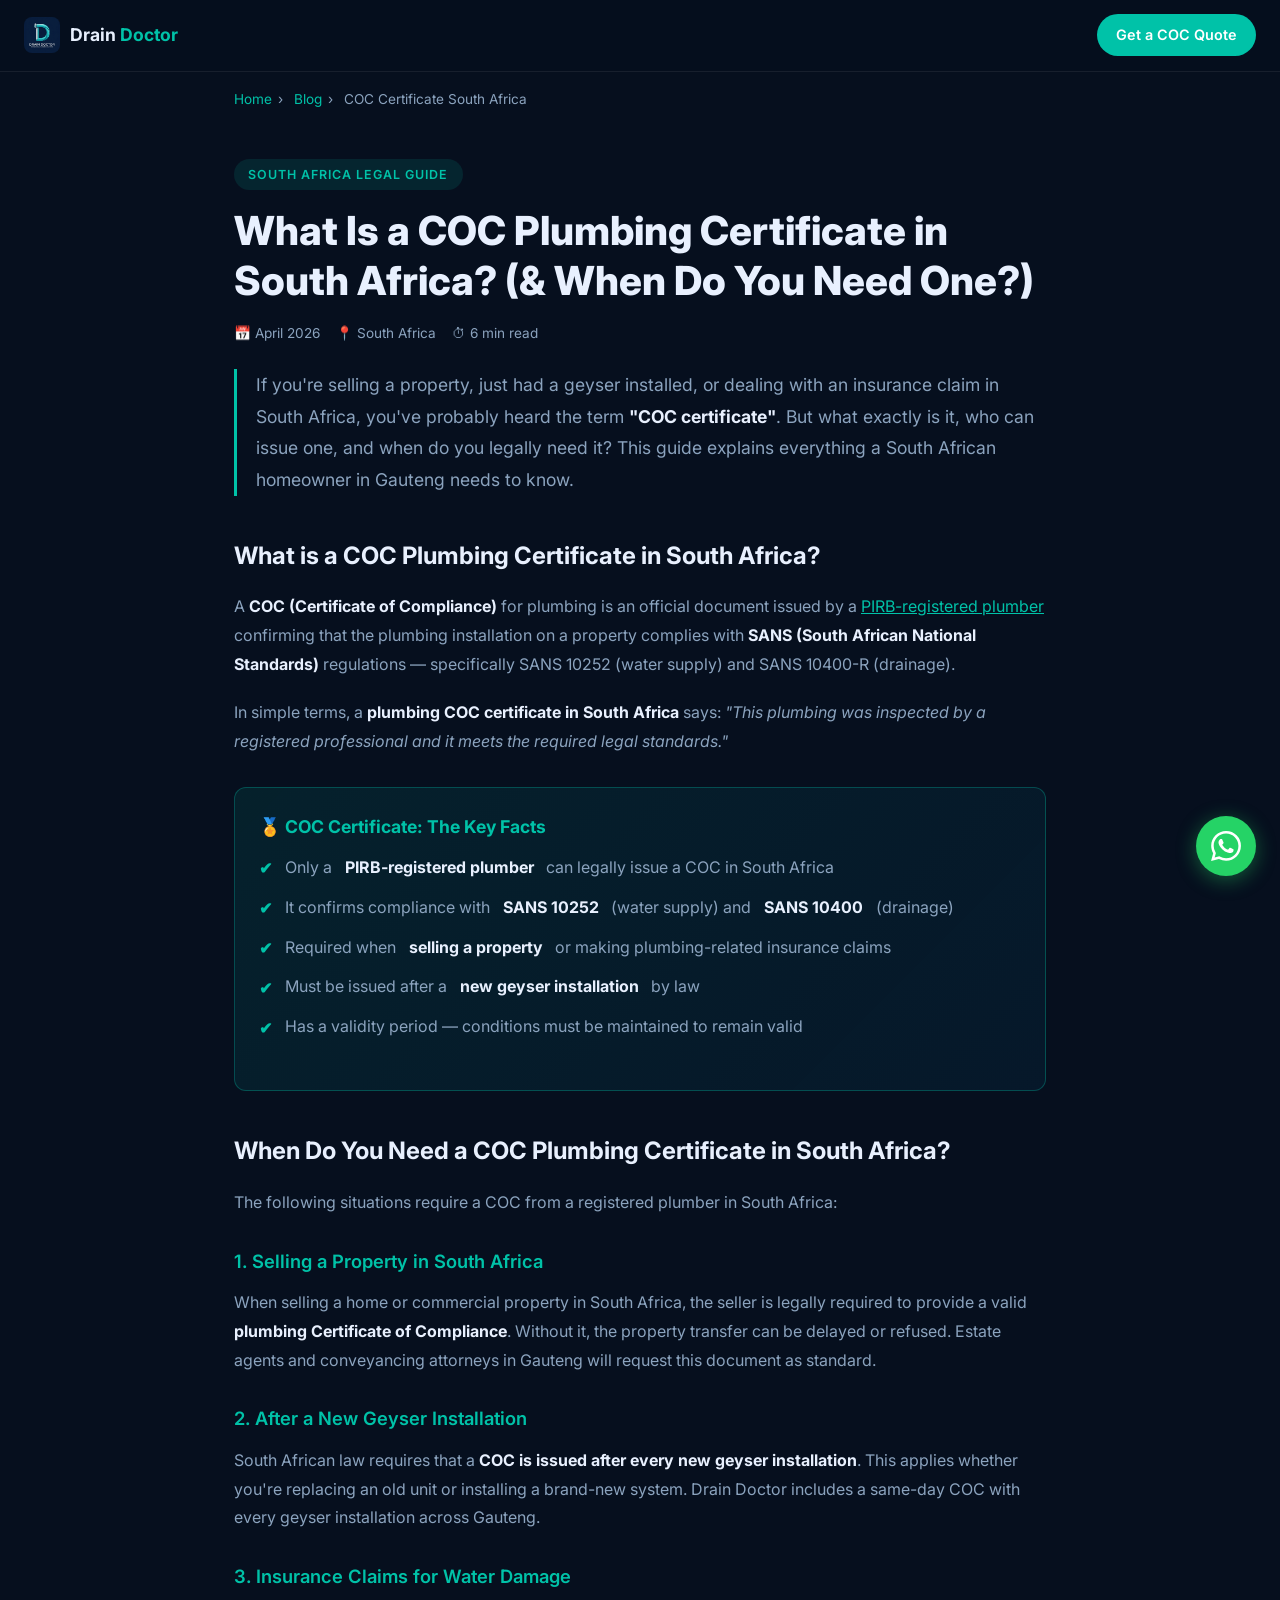
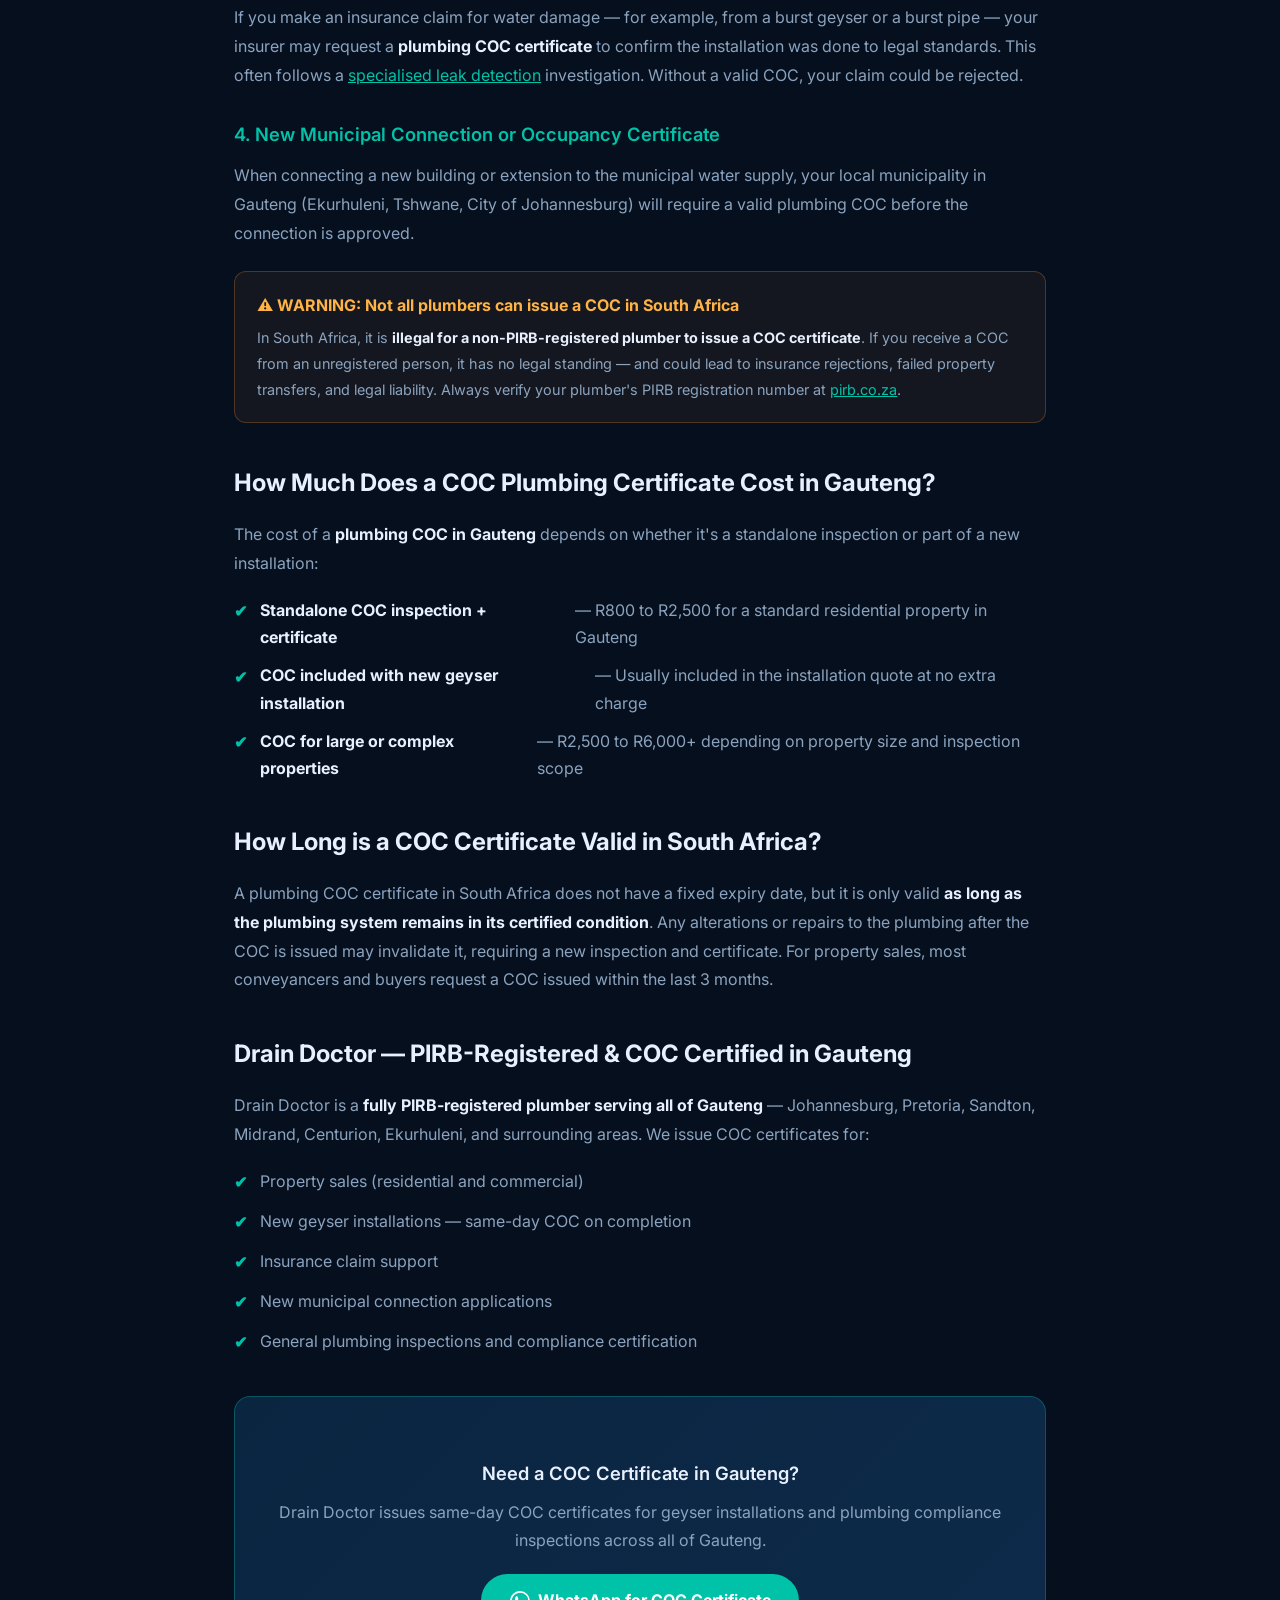
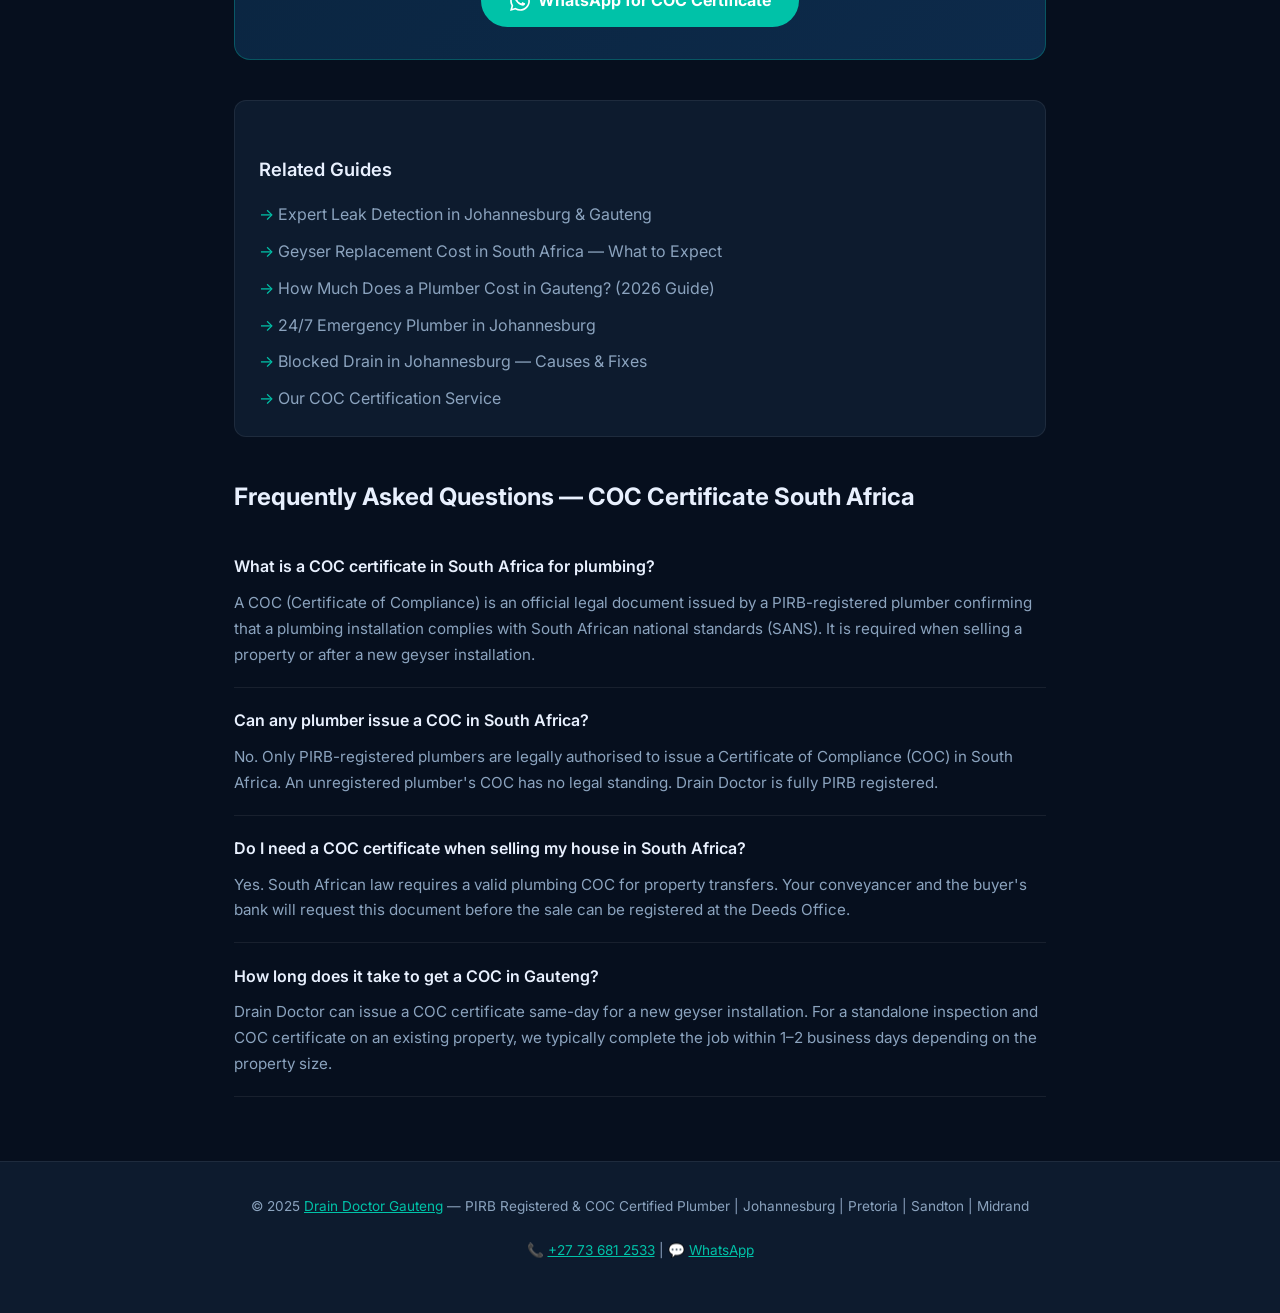
<file: blog/coc-certificate-south-africa-what-is-it.html>
<!DOCTYPE html>
<html lang="en-ZA">
<head>
  <meta charset="UTF-8" />
  <meta name="viewport" content="width=device-width, initial-scale=1.0" />
  <title>COC Plumbing Certificate South Africa — What Is It & Do You Need One?</title>
  <meta name="description" content="What is a COC plumbing certificate in South Africa? Who needs one, when is it required, and how much does it cost? Complete guide from Drain Doctor Gauteng — PIRB-registered & COC certified." />
  <meta name="keywords" content="COC certificate South Africa, what is COC plumbing certificate, certificate of compliance plumbing South Africa, COC certificate for property sale, PIRB plumber COC, plumbing certificate of compliance Gauteng, do I need a COC certificate South Africa" />
  <meta name="robots" content="index, follow" />
  <meta name="geo.region" content="ZA-GP" />
  <link rel="canonical" href="https://draindoctor.plumbing/blog/coc-certificate-south-africa-what-is-it.html" />
  <meta property="og:title" content="COC Plumbing Certificate South Africa — Complete Guide 2026" />
  <meta property="og:description" content="Everything you need to know about the Certificate of Compliance (COC) for plumbing in South Africa — who needs it, when, and how Drain Doctor can help." />
  <meta property="og:type" content="article" />
  <meta property="og:locale" content="en_ZA" />
  <meta property="og:site_name" content="Drain Doctor Gauteng" />

  <script type="application/ld+json">
  {
    "@context": "https://schema.org",
    "@type": "Article",
    "headline": "COC Plumbing Certificate South Africa — What Is It & Do You Need One?",
    "author": {"@type": "Organization", "name": "Drain Doctor Gauteng"},
    "publisher": {"@type": "Organization", "name": "Drain Doctor Gauteng"},
    "datePublished": "2026-04-15",
    "dateModified": "2026-04-15"
  }
  </script>

  <script type="application/ld+json">
  {
    "@context": "https://schema.org",
    "@type": "FAQPage",
    "mainEntity": [
      {
        "@type": "Question",
        "name": "What is a COC certificate in South Africa for plumbing?",
        "acceptedAnswer": {
          "@type": "Answer",
          "text": "A COC (Certificate of Compliance) for plumbing in South Africa is an official document issued by a PIRB-registered plumber confirming that the plumbing installation meets SANS (South African National Standards) requirements. It is legally required when selling a property or making certain insurance claims."
        }
      },
      {
        "@type": "Question",
        "name": "When do I need a COC plumbing certificate in South Africa?",
        "acceptedAnswer": {
          "@type": "Answer",
          "text": "You need a plumbing COC certificate in South Africa when: selling a property, after a new plumbing installation (especially geysers), when making an insurance claim related to plumbing, and when connecting to a municipal supply for the first time."
        }
      },
      {
        "@type": "Question",
        "name": "Can any plumber issue a COC certificate in South Africa?",
        "acceptedAnswer": {
          "@type": "Answer",
          "text": "No. Only plumbers registered with the PIRB (Plumbing Industry Registration Board) are legally authorised to issue a Certificate of Compliance (COC) in South Africa. Always verify your plumber's PIRB registration number before proceeding."
        }
      },
      {
        "@type": "Question",
        "name": "How much does a COC plumbing certificate cost in Gauteng?",
        "acceptedAnswer": {
          "@type": "Answer",
          "text": "A standalone COC inspection and certificate in Gauteng typically costs R800 to R2,500 for a residential property. When the COC is issued as part of a new installation (e.g., geyser), the cost is usually included in the installation quote."
        }
      }
    ]
  }
  </script>

  <script type="application/ld+json">
  {
    "@context": "https://schema.org",
    "@type": "BreadcrumbList",
    "itemListElement": [
      {"@type": "ListItem", "position": 1, "name": "Home", "item": "https://draindoctor.plumbing/"},
      {"@type": "ListItem", "position": 2, "name": "Blog", "item": "https://draindoctor.plumbing/blog/"},
      {"@type": "ListItem", "position": 3, "name": "COC Certificate South Africa", "item": "https://draindoctor.plumbing/blog/coc-certificate-south-africa-what-is-it.html"}
    ]
  }
  </script>

  <link rel="preconnect" href="https://fonts.googleapis.com" />
  <link rel="preconnect" href="https://fonts.gstatic.com" crossorigin />
  <link href="https://fonts.googleapis.com/css2?family=Inter:wght@300;400;500;600;700;800&display=swap" rel="stylesheet" />
  <link rel="icon" type="image/png" href="../assets/logo.png" />
  <style>
    :root{--primary:#0A2540;--accent:#00C2A8;--bg:#060F1E;--surface:#0D1B2E;--surface2:#112233;--text:#E8F0FE;--text-muted:#8BA3BE;--border:rgba(255,255,255,0.07);}
    *,*::before,*::after{box-sizing:border-box;margin:0;padding:0;}
    html{scroll-behavior:smooth;}
    body{font-family:'Inter',sans-serif;background:var(--bg);color:var(--text);line-height:1.7;font-size:16px;}
    .navbar{position:sticky;top:0;z-index:100;background:rgba(6,15,30,.95);backdrop-filter:blur(16px);border-bottom:1px solid var(--border);padding:.9rem 1.5rem;display:flex;align-items:center;justify-content:space-between;}
    .nav-logo{display:flex;align-items:center;gap:.6rem;text-decoration:none;}
    .nav-logo img{width:36px;height:36px;border-radius:8px;object-fit:contain;}
    .nav-logo-text{font-weight:700;color:var(--text);font-size:1.1rem;}
    .nav-logo-text strong{color:var(--accent);}
    .nav-cta{background:var(--accent);color:#fff;padding:.55rem 1.2rem;border-radius:50px;font-weight:600;font-size:.9rem;text-decoration:none;}
    .breadcrumb{padding:1rem 1.5rem;font-size:.85rem;color:var(--text-muted);max-width:860px;margin:0 auto;}
    .breadcrumb a{color:var(--accent);text-decoration:none;}
    .breadcrumb span{margin:0 .4rem;}
    .article-wrap{max-width:860px;margin:0 auto;padding:2rem 1.5rem 4rem;}
    .article-tag{display:inline-block;background:rgba(0,194,168,.12);color:var(--accent);font-size:.78rem;font-weight:600;letter-spacing:.08em;text-transform:uppercase;padding:.3rem .9rem;border-radius:50px;margin-bottom:1rem;}
    h1{font-size:clamp(1.8rem,4vw,2.5rem);font-weight:800;line-height:1.25;color:var(--text);margin-bottom:1rem;}
    .article-meta{display:flex;gap:1rem;flex-wrap:wrap;font-size:.85rem;color:var(--text-muted);margin-bottom:1.5rem;}
    .article-intro{font-size:1.1rem;color:var(--text-muted);border-left:3px solid var(--accent);padding-left:1.2rem;margin-bottom:2rem;line-height:1.8;}
    h2{font-size:1.5rem;font-weight:700;color:var(--text);margin:2.5rem 0 1rem;}
    h3{font-size:1.15rem;font-weight:600;color:var(--accent);margin:1.8rem 0 .7rem;}
    p{margin-bottom:1.2rem;color:var(--text-muted);line-height:1.8;}
    strong{color:var(--text);}
    a{color:var(--accent);text-decoration:underline;}
    .check-list{list-style:none;padding:0;margin:.5rem 0 1.5rem;display:flex;flex-direction:column;gap:.7rem;}
    .check-list li{display:flex;gap:.8rem;align-items:flex-start;color:var(--text-muted);}
    .check-list li::before{content:"✔";color:var(--accent);font-weight:700;flex-shrink:0;margin-top:.1rem;}
    .highlight-box{background:linear-gradient(135deg,rgba(0,194,168,.1),rgba(14,165,233,.06));border:1px solid rgba(0,194,168,.3);border-radius:12px;padding:1.5rem;margin:2rem 0;}
    .highlight-box .h-title{color:var(--accent);font-weight:700;font-size:1.1rem;margin-bottom:.7rem;}
    .warning-box{background:rgba(255,150,50,.06);border:1px solid rgba(255,150,50,.25);border-radius:12px;padding:1.2rem 1.4rem;margin:1.5rem 0;}
    .warning-box .w-title{color:#FFB347;font-weight:700;margin-bottom:.4rem;}
    .cta-box{background:linear-gradient(135deg,var(--primary),#0D2A4A);border:1px solid rgba(0,194,168,.3);border-radius:16px;padding:2rem;margin:2.5rem 0;text-align:center;}
    .cta-box h3{color:var(--text);margin-bottom:.5rem;}
    .btn-cta{display:inline-flex;align-items:center;gap:.5rem;background:var(--accent);color:#fff;padding:.8rem 1.8rem;border-radius:50px;font-weight:700;font-size:1rem;text-decoration:none;}
    .related-links{background:var(--surface);border:1px solid var(--border);border-radius:12px;padding:1.5rem;margin:2.5rem 0;}
    .related-links h3{color:var(--text);margin-bottom:1rem;}
    .related-links ul{list-style:none;display:flex;flex-direction:column;gap:.6rem;}
    .related-links li::before{content:"→ ";color:var(--accent);}
    .related-links a{text-decoration:none;color:var(--text-muted);}
    .related-links a:hover{color:var(--accent);}
    .faq-item{border-bottom:1px solid var(--border);padding:1.2rem 0;}
    .faq-q{font-weight:600;color:var(--text);font-size:1rem;margin-bottom:.6rem;}
    .faq-a{color:var(--text-muted);font-size:.95rem;}
    .blog-footer{background:var(--surface);border-top:1px solid var(--border);padding:2rem 1.5rem;text-align:center;font-size:.85rem;color:var(--text-muted);}
    .blog-footer a{color:var(--accent);}
    .wa-float{position:fixed;bottom:1.5rem;right:1.5rem;z-index:999;background:#25D366;color:#fff;width:60px;height:60px;border-radius:50%;display:flex;align-items:center;justify-content:center;box-shadow:0 4px 20px rgba(37,211,102,.4);text-decoration:none;}
    .wa-float svg{width:30px;height:30px;}
    @media(max-width:600px){h1{font-size:1.6rem;}}
  </style>
</head>
<body>
  <nav class="navbar">
    <a href="../index.html" class="nav-logo">
      <img src="../assets/logo.png" alt="Drain Doctor Gauteng" />
      <span class="nav-logo-text">Drain <strong>Doctor</strong></span>
    </a>
    <a href="https://wa.me/27736812533?text=Hi%20Drain%20Doctor%2C%20I%20need%20a%20COC%20certificate" class="nav-cta" target="_blank" rel="noopener">Get a COC Quote</a>
  </nav>

  <nav class="breadcrumb" aria-label="Breadcrumb">
    <a href="../index.html">Home</a><span>›</span>
    <a href="index.html">Blog</a><span>›</span>
    COC Certificate South Africa
  </nav>

  <article class="article-wrap">
    <header>
      <div class="article-tag">South Africa Legal Guide</div>
      <h1>What Is a COC Plumbing Certificate in South Africa? (& When Do You Need One?)</h1>
      <div class="article-meta">
        <span>📅 April 2026</span>
        <span>📍 South Africa</span>
        <span>⏱ 6 min read</span>
      </div>
      <p class="article-intro">
        If you're selling a property, just had a geyser installed, or dealing with an insurance claim in South Africa, you've probably heard the term <strong>"COC certificate"</strong>. But what exactly is it, who can issue one, and when do you legally need it? This guide explains everything a South African homeowner in Gauteng needs to know.
      </p>
    </header>

    <h2>What is a COC Plumbing Certificate in South Africa?</h2>
    <p>
      A <strong>COC (Certificate of Compliance)</strong> for plumbing is an official document issued by a <a href="https://pirb.co.za" target="_blank" rel="noopener noreferrer">PIRB-registered plumber</a> confirming that the plumbing installation on a property complies with <strong>SANS (South African National Standards)</strong> regulations — specifically SANS 10252 (water supply) and SANS 10400-R (drainage).
    </p>
    <p>
      In simple terms, a <strong>plumbing COC certificate in South Africa</strong> says: <em>"This plumbing was inspected by a registered professional and it meets the required legal standards."</em>
    </p>

    <div class="highlight-box">
      <div class="h-title">🏅 COC Certificate: The Key Facts</div>
      <ul class="check-list">
        <li>Only a <strong>PIRB-registered plumber</strong> can legally issue a COC in South Africa</li>
        <li>It confirms compliance with <strong>SANS 10252</strong> (water supply) and <strong>SANS 10400</strong> (drainage)</li>
        <li>Required when <strong>selling a property</strong> or making plumbing-related insurance claims</li>
        <li>Must be issued after a <strong>new geyser installation</strong> by law</li>
        <li>Has a validity period — conditions must be maintained to remain valid</li>
      </ul>
    </div>

    <h2>When Do You Need a COC Plumbing Certificate in South Africa?</h2>
    <p>The following situations require a COC from a registered plumber in South Africa:</p>

    <h3>1. Selling a Property in South Africa</h3>
    <p>
      When selling a home or commercial property in South Africa, the seller is legally required to provide a valid <strong>plumbing Certificate of Compliance</strong>. Without it, the property transfer can be delayed or refused. Estate agents and conveyancing attorneys in Gauteng will request this document as standard.
    </p>

    <h3>2. After a New Geyser Installation</h3>
    <p>
      South African law requires that a <strong>COC is issued after every new geyser installation</strong>. This applies whether you're replacing an old unit or installing a brand-new system. Drain Doctor includes a same-day COC with every geyser installation across Gauteng.
    </p>

    <h3>3. Insurance Claims for Water Damage</h3>
    <p>
      If you make an insurance claim for water damage — for example, from a burst geyser or a burst pipe — your insurer may request a <strong>plumbing COC certificate</strong> to confirm the installation was done to legal standards. This often follows a <a href="leak-detection-gauteng.html" style="color:var(--accent);">specialised leak detection</a> investigation. Without a valid COC, your claim could be rejected.
    </p>

    <h3>4. New Municipal Connection or Occupancy Certificate</h3>
    <p>
      When connecting a new building or extension to the municipal water supply, your local municipality in Gauteng (Ekurhuleni, Tshwane, City of Johannesburg) will require a valid plumbing COC before the connection is approved.
    </p>

    <div class="warning-box">
      <div class="w-title">⚠️ WARNING: Not all plumbers can issue a COC in South Africa</div>
      <p style="margin:0;font-size:.9rem;">In South Africa, it is <strong>illegal for a non-PIRB-registered plumber to issue a COC certificate</strong>. If you receive a COC from an unregistered person, it has no legal standing — and could lead to insurance rejections, failed property transfers, and legal liability. Always verify your plumber's PIRB registration number at <a href="https://pirb.co.za" target="_blank" rel="noopener noreferrer">pirb.co.za</a>.</p>
    </div>

    <h2>How Much Does a COC Plumbing Certificate Cost in Gauteng?</h2>
    <p>The cost of a <strong>plumbing COC in Gauteng</strong> depends on whether it's a standalone inspection or part of a new installation:</p>
    <ul class="check-list">
      <li><strong>Standalone COC inspection + certificate</strong> — R800 to R2,500 for a standard residential property in Gauteng</li>
      <li><strong>COC included with new geyser installation</strong> — Usually included in the installation quote at no extra charge</li>
      <li><strong>COC for large or complex properties</strong> — R2,500 to R6,000+ depending on property size and inspection scope</li>
    </ul>

    <h2>How Long is a COC Certificate Valid in South Africa?</h2>
    <p>
      A plumbing COC certificate in South Africa does not have a fixed expiry date, but it is only valid <strong>as long as the plumbing system remains in its certified condition</strong>. Any alterations or repairs to the plumbing after the COC is issued may invalidate it, requiring a new inspection and certificate. For property sales, most conveyancers and buyers request a COC issued within the last 3 months.
    </p>

    <h2>Drain Doctor — PIRB-Registered & COC Certified in Gauteng</h2>
    <p>
      Drain Doctor is a <strong>fully PIRB-registered plumber serving all of Gauteng</strong> — Johannesburg, Pretoria, Sandton, Midrand, Centurion, Ekurhuleni, and surrounding areas. We issue COC certificates for:
    </p>
    <ul class="check-list">
      <li>Property sales (residential and commercial)</li>
      <li>New geyser installations — same-day COC on completion</li>
      <li>Insurance claim support</li>
      <li>New municipal connection applications</li>
      <li>General plumbing inspections and compliance certification</li>
    </ul>

    <div class="cta-box">
      <h3>Need a COC Certificate in Gauteng?</h3>
      <p>Drain Doctor issues same-day COC certificates for geyser installations and plumbing compliance inspections across all of Gauteng.</p>
      <a href="https://wa.me/27736812533?text=Hi%20Drain%20Doctor%2C%20I%20need%20a%20COC%20plumbing%20certificate%20in%20Gauteng" class="btn-cta" target="_blank" rel="noopener">
        <svg width="20" height="20" viewBox="0 0 24 24" fill="currentColor"><path d="M17.472 14.382c-.297-.149-1.758-.867-2.03-.967-.273-.099-.471-.148-.67.15-.197.297-.767.966-.94 1.164-.173.199-.347.223-.644.075-.297-.15-1.255-.463-2.39-1.475-.883-.788-1.48-1.761-1.653-2.059-.173-.297-.018-.458.13-.606.134-.133.298-.347.446-.52.149-.174.198-.298.298-.497.099-.198.05-.371-.025-.52-.075-.149-.669-1.612-.916-2.207-.242-.579-.487-.5-.669-.51-.173-.008-.371-.01-.57-.01-.198 0-.52.074-.792.372-.272.297-1.04 1.016-1.04 2.479 0 1.462 1.065 2.875 1.213 3.074.149.198 2.096 3.2 5.077 4.487.709.306 1.262.489 1.694.625.712.227 1.36.195 1.871.118.571-.085 1.758-.719 2.006-1.413.248-.694.248-1.289.173-1.413-.074-.124-.272-.198-.57-.347m-5.421 7.403h-.004a9.87 9.87 0 01-5.031-1.378l-.361-.214-3.741.982.998-3.648-.235-.374a9.86 9.86 0 01-1.51-5.26c.001-5.45 4.436-9.884 9.888-9.884 2.64 0 5.122 1.03 6.988 2.898a9.825 9.825 0 012.893 6.994c-.003 5.45-4.437 9.884-9.885 9.884m8.413-18.297A11.815 11.815 0 0012.05 0C5.495 0 .16 5.335.157 11.892c0 2.096.547 4.142 1.588 5.945L.057 24l6.305-1.654a11.882 11.882 0 005.683 1.448h.005c6.554 0 11.89-5.335 11.893-11.893a11.821 11.821 0 00-3.48-8.413z"/></svg>
        WhatsApp for COC Certificate
      </a>
    </div>

    <div class="related-links">
      <h3>Related Guides</h3>
      <ul>
        <li><a href="leak-detection-gauteng.html">Expert Leak Detection in Johannesburg & Gauteng</a></li>
        <li><a href="geyser-replacement-cost-south-africa.html">Geyser Replacement Cost in South Africa — What to Expect</a></li>
        <li><a href="plumber-cost-gauteng.html">How Much Does a Plumber Cost in Gauteng? (2026 Guide)</a></li>
        <li><a href="emergency-plumber-johannesburg.html">24/7 Emergency Plumber in Johannesburg</a></li>
        <li><a href="blocked-drain-johannesburg.html">Blocked Drain in Johannesburg — Causes & Fixes</a></li>
        <li><a href="../index.html#service-coc">Our COC Certification Service</a></li>
      </ul>
    </div>

    <section>
      <h2>Frequently Asked Questions — COC Certificate South Africa</h2>
      <div class="faq-item">
        <div class="faq-q">What is a COC certificate in South Africa for plumbing?</div>
        <div class="faq-a">A COC (Certificate of Compliance) is an official legal document issued by a PIRB-registered plumber confirming that a plumbing installation complies with South African national standards (SANS). It is required when selling a property or after a new geyser installation.</div>
      </div>
      <div class="faq-item">
        <div class="faq-q">Can any plumber issue a COC in South Africa?</div>
        <div class="faq-a">No. Only PIRB-registered plumbers are legally authorised to issue a Certificate of Compliance (COC) in South Africa. An unregistered plumber's COC has no legal standing. Drain Doctor is fully PIRB registered.</div>
      </div>
      <div class="faq-item">
        <div class="faq-q">Do I need a COC certificate when selling my house in South Africa?</div>
        <div class="faq-a">Yes. South African law requires a valid plumbing COC for property transfers. Your conveyancer and the buyer's bank will request this document before the sale can be registered at the Deeds Office.</div>
      </div>
      <div class="faq-item">
        <div class="faq-q">How long does it take to get a COC in Gauteng?</div>
        <div class="faq-a">Drain Doctor can issue a COC certificate same-day for a new geyser installation. For a standalone inspection and COC certificate on an existing property, we typically complete the job within 1–2 business days depending on the property size.</div>
      </div>
    </section>
  </article>

  <footer class="blog-footer">
    <p>© 2025 <a href="../index.html">Drain Doctor Gauteng</a> — PIRB Registered & COC Certified Plumber | Johannesburg | Pretoria | Sandton | Midrand</p>
    <p style="margin-top:.4rem;">📞 <a href="tel:+27736812533">+27 73 681 2533</a> | 💬 <a href="https://wa.me/27736812533" target="_blank" rel="noopener">WhatsApp</a></p>
  </footer>

  <a href="https://wa.me/27736812533?text=Hi%20Drain%20Doctor%2C%20I%20need%20a%20COC%20certificate" class="wa-float" target="_blank" rel="noopener" aria-label="WhatsApp Drain Doctor">
    <svg viewBox="0 0 24 24" fill="currentColor"><path d="M17.472 14.382c-.297-.149-1.758-.867-2.03-.967-.273-.099-.471-.148-.67.15-.197.297-.767.966-.94 1.164-.173.199-.347.223-.644.075-.297-.15-1.255-.463-2.39-1.475-.883-.788-1.48-1.761-1.653-2.059-.173-.297-.018-.458.13-.606.134-.133.298-.347.446-.52.149-.174.198-.298.298-.497.099-.198.05-.371-.025-.52-.075-.149-.669-1.612-.916-2.207-.242-.579-.487-.5-.669-.51-.173-.008-.371-.01-.57-.01-.198 0-.52.074-.792.372-.272.297-1.04 1.016-1.04 2.479 0 1.462 1.065 2.875 1.213 3.074.149.198 2.096 3.2 5.077 4.487.709.306 1.262.489 1.694.625.712.227 1.36.195 1.871.118.571-.085 1.758-.719 2.006-1.413.248-.694.248-1.289.173-1.413-.074-.124-.272-.198-.57-.347m-5.421 7.403h-.004a9.87 9.87 0 01-5.031-1.378l-.361-.214-3.741.982.998-3.648-.235-.374a9.86 9.86 0 01-1.51-5.26c.001-5.45 4.436-9.884 9.888-9.884 2.64 0 5.122 1.03 6.988 2.898a9.825 9.825 0 012.893 6.994c-.003 5.45-4.437 9.884-9.885 9.884m8.413-18.297A11.815 11.815 0 0012.05 0C5.495 0 .16 5.335.157 11.892c0 2.096.547 4.142 1.588 5.945L.057 24l6.305-1.654a11.882 11.882 0 005.683 1.448h.005c6.554 0 11.89-5.335 11.893-11.893a11.821 11.821 0 00-3.48-8.413z"/></svg>
  </a>
</body>
</html>
</file>
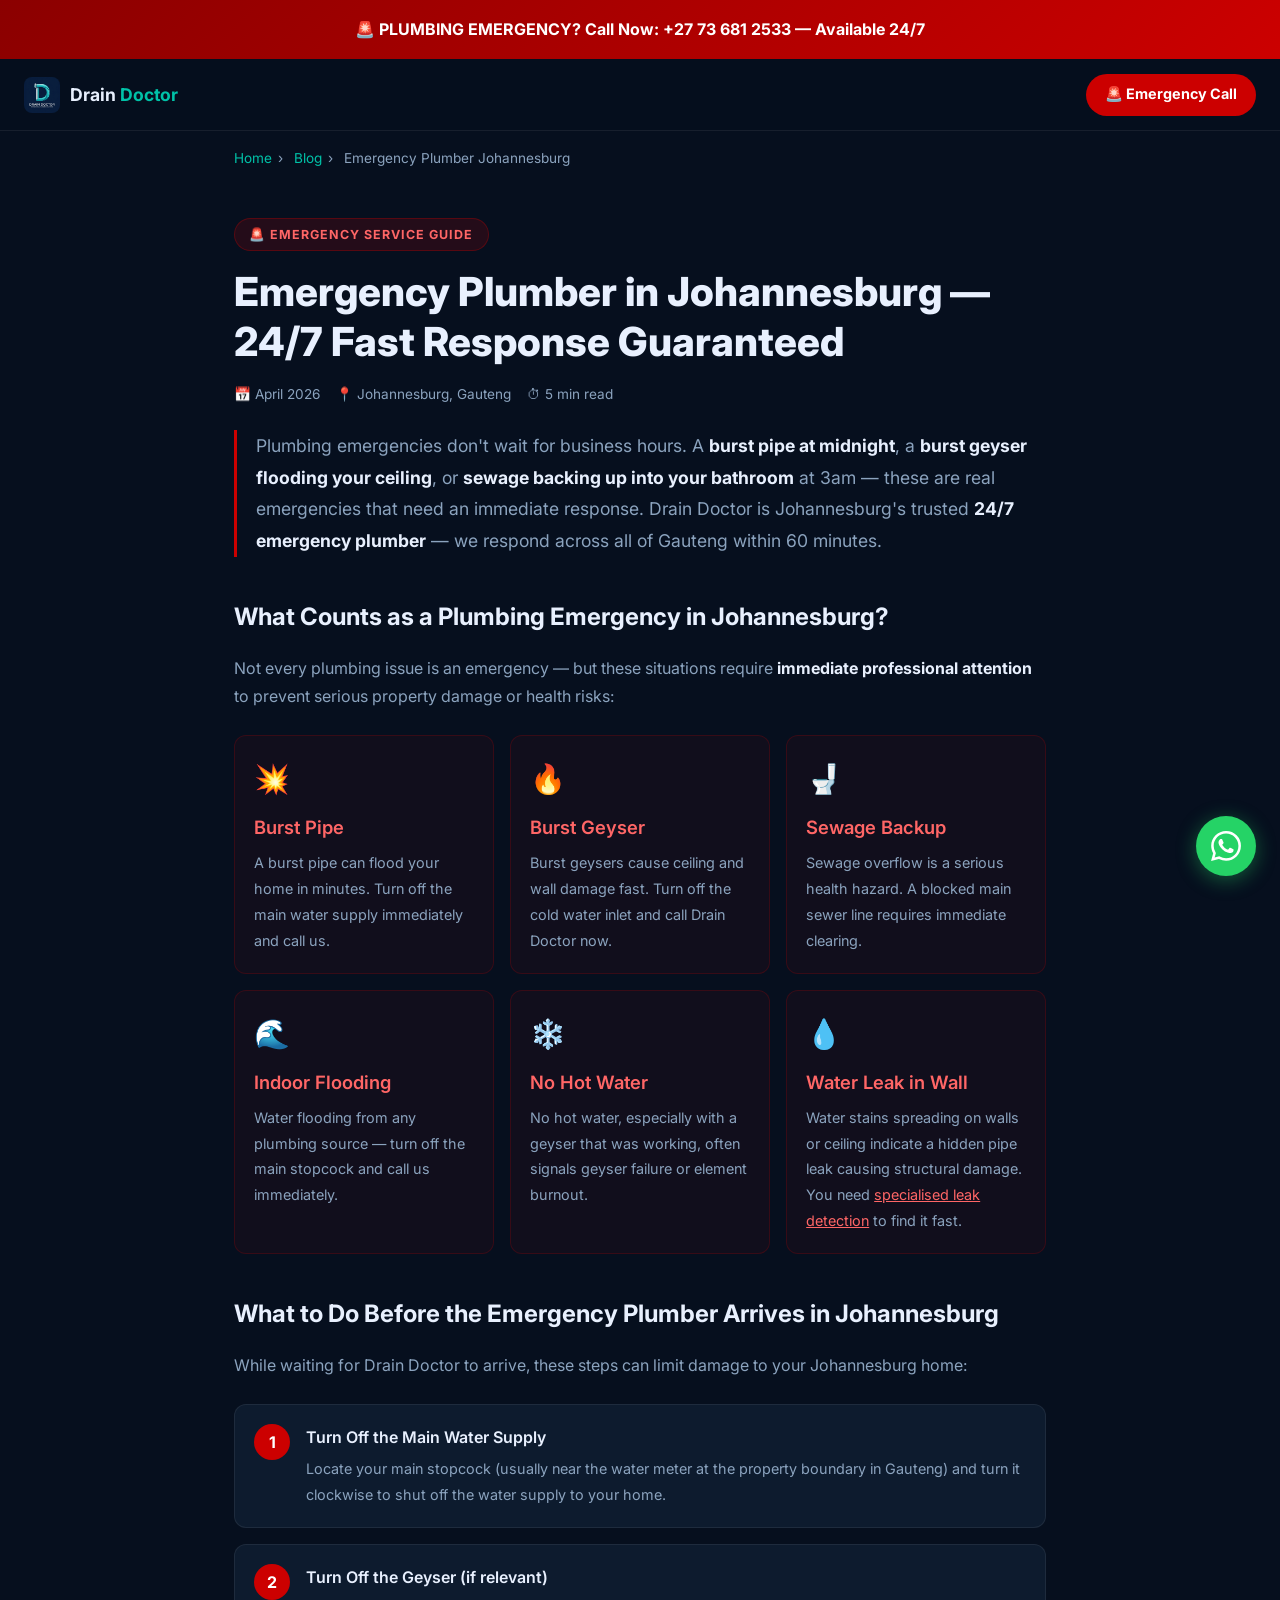
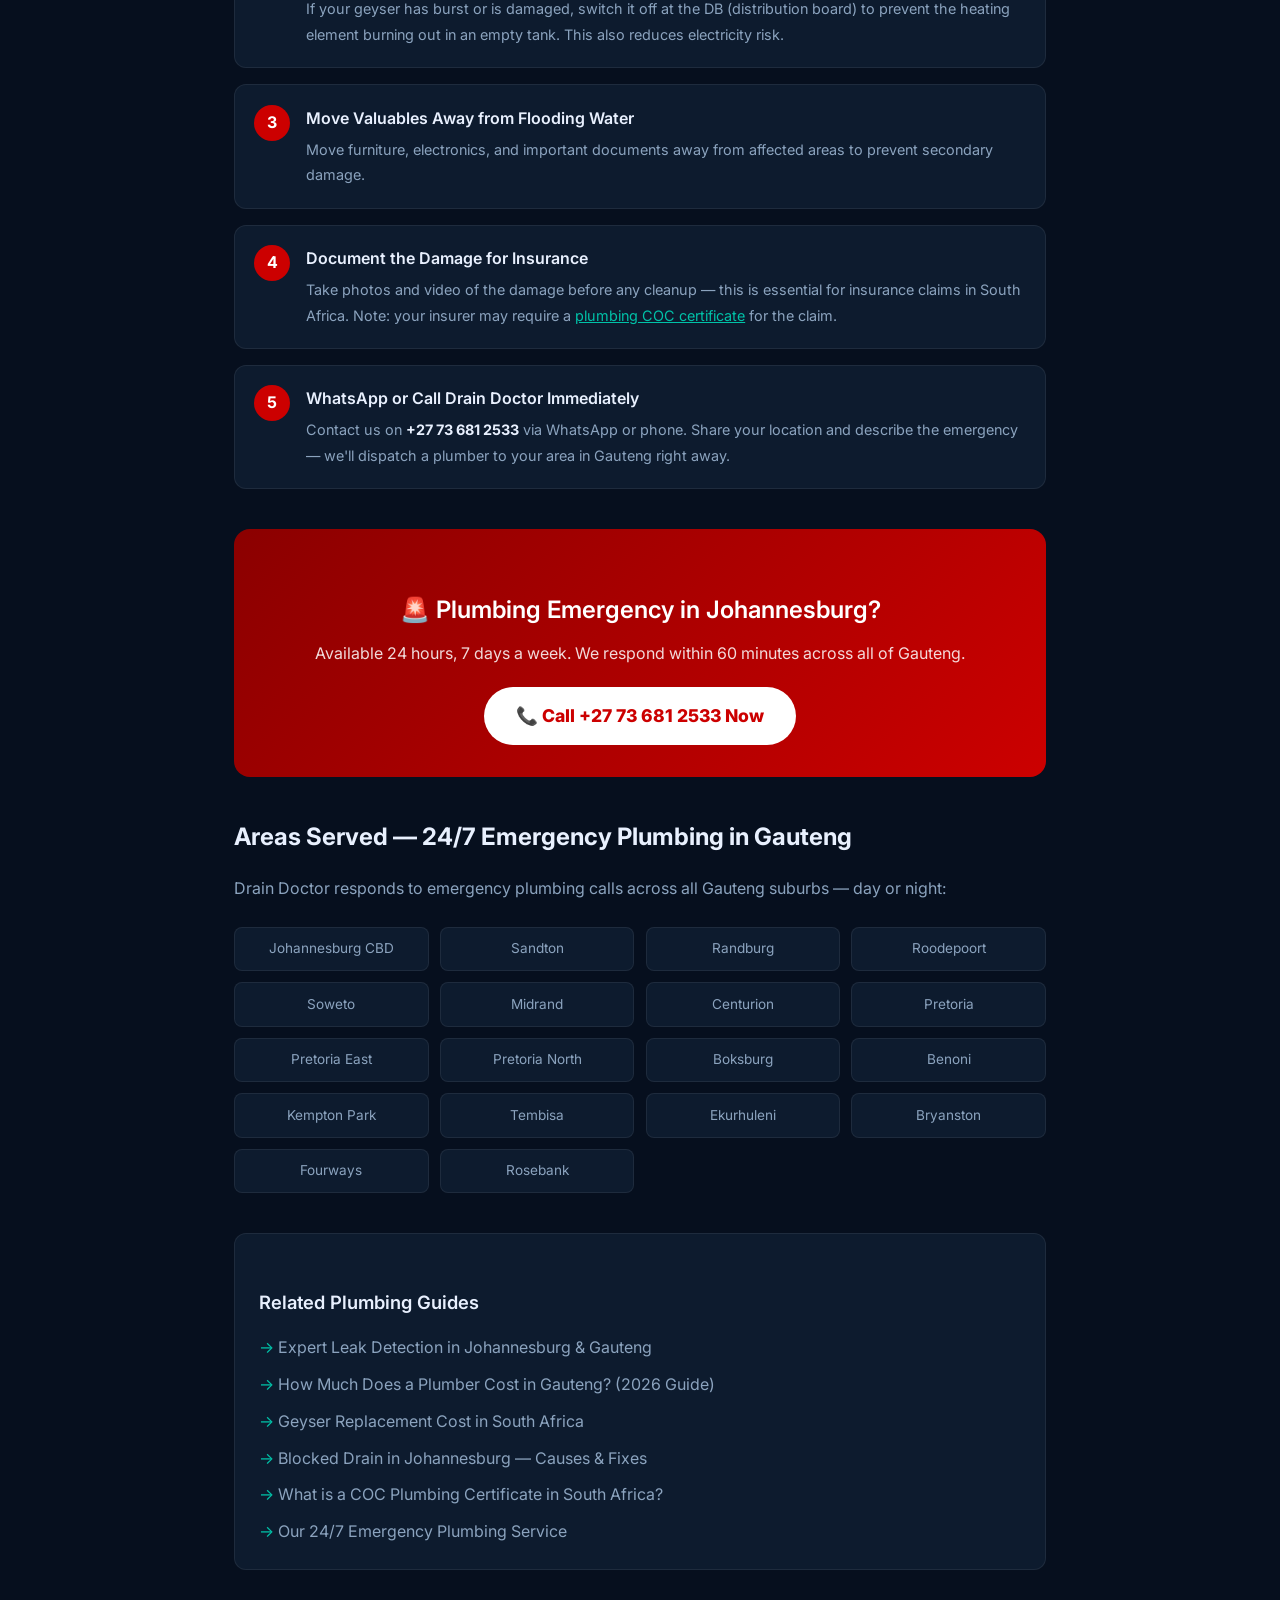
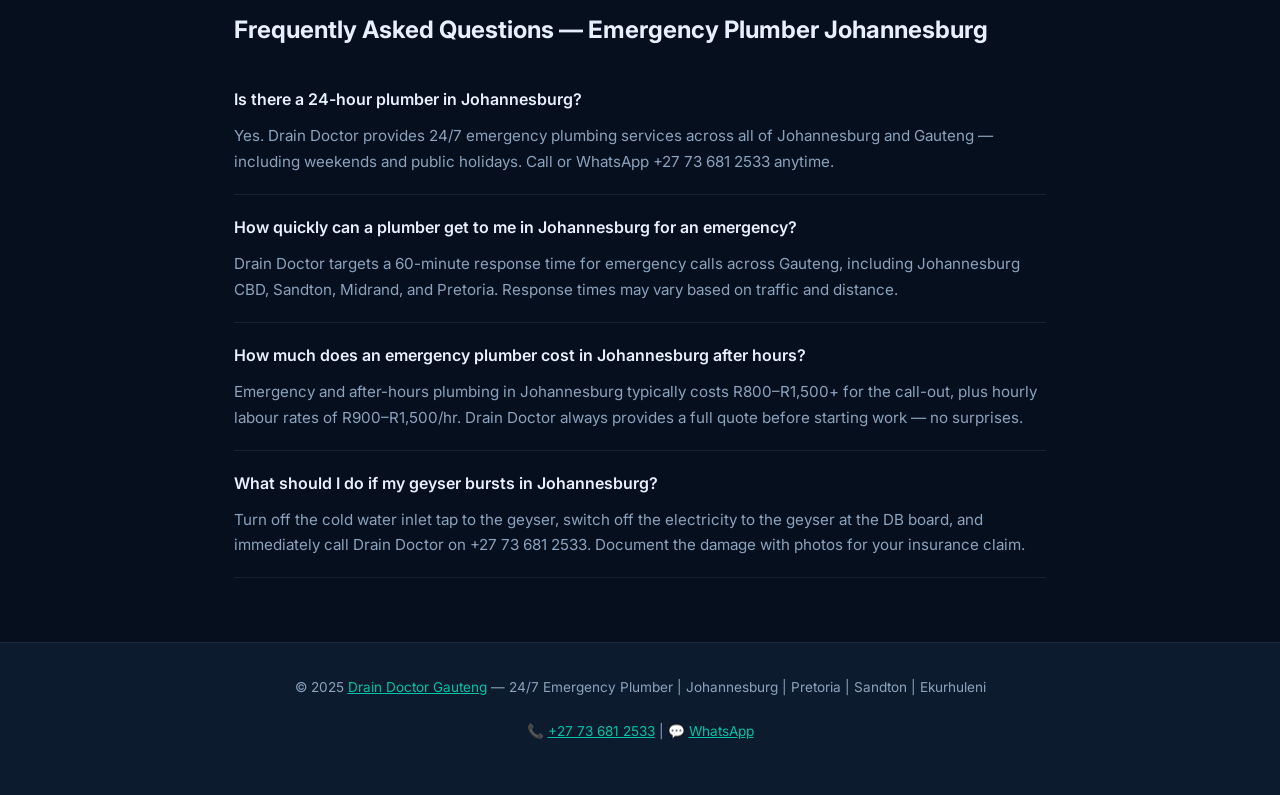
<file: blog/emergency-plumber-johannesburg.html>
<!DOCTYPE html>
<html lang="en-ZA">
<head>
  <meta charset="UTF-8" />
  <meta name="viewport" content="width=device-width, initial-scale=1.0" />
  <title>Emergency Plumber in Johannesburg — 24/7 Fast Response | Drain Doctor Gauteng</title>
  <meta name="description" content="Need a 24/7 emergency plumber in Johannesburg right now? Drain Doctor responds within 60 minutes across all Gauteng. Burst pipes, geysers, flooding — we fix it fast. Call +27 73 681 2533." />
  <meta name="keywords" content="emergency plumber Johannesburg, 24 hour plumber Johannesburg, emergency plumber Gauteng, burst pipe plumber Johannesburg, after hours plumber Johannesburg, emergency plumbing Sandton, urgent plumber near me Johannesburg" />
  <meta name="robots" content="index, follow" />
  <meta name="geo.region" content="ZA-GP" />
  <link rel="canonical" href="https://draindoctor.plumbing/blog/emergency-plumber-johannesburg.html" />
  <meta property="og:title" content="Emergency Plumber Johannesburg — 24/7 Fast Response | Drain Doctor" />
  <meta property="og:description" content="Burst pipe, flooding or no hot water at 2am? Drain Doctor is your 24/7 emergency plumber in Johannesburg — responding within 60 minutes across all Gauteng." />
  <meta property="og:type" content="article" />
  <meta property="og:locale" content="en_ZA" />
  <meta property="og:site_name" content="Drain Doctor Gauteng" />

  <script type="application/ld+json">
  {
    "@context": "https://schema.org",
    "@type": "Article",
    "headline": "Emergency Plumber in Johannesburg — 24/7 Fast Response",
    "author": {"@type": "Organization", "name": "Drain Doctor Gauteng"},
    "publisher": {"@type": "Organization", "name": "Drain Doctor Gauteng"},
    "datePublished": "2026-04-15",
    "dateModified": "2026-04-15"
  }
  </script>

  <script type="application/ld+json">
  {
    "@context": "https://schema.org",
    "@type": "FAQPage",
    "mainEntity": [
      {
        "@type": "Question",
        "name": "Is there a 24 hour plumber in Johannesburg?",
        "acceptedAnswer": {
          "@type": "Answer",
          "text": "Yes. Drain Doctor provides 24/7 emergency plumbing services across all of Johannesburg and Gauteng. Available 24 hours a day, 7 days a week including weekends and public holidays. WhatsApp or call +27 73 681 2533 for immediate assistance."
        }
      },
      {
        "@type": "Question",
        "name": "How quickly can an emergency plumber arrive in Johannesburg?",
        "acceptedAnswer": {
          "@type": "Answer",
          "text": "Drain Doctor targets a response time of within 60 minutes for emergency plumbing calls anywhere in the Gauteng area, including Johannesburg CBD, Sandton, Midrand, Centurion, Pretoria and the East and West Rand."
        }
      },
      {
        "@type": "Question",
        "name": "What counts as a plumbing emergency?",
        "acceptedAnswer": {
          "@type": "Answer",
          "text": "Plumbing emergencies include burst pipes, no hot water, burst geysers, severe flooding, blocked main sewer line, gas leaks, no water supply, and overflowing toilets. Any situation that risks property damage or poses a health risk should be treated as an emergency."
        }
      }
    ]
  }
  </script>

  <script type="application/ld+json">
  {
    "@context": "https://schema.org",
    "@type": "BreadcrumbList",
    "itemListElement": [
      {"@type": "ListItem", "position": 1, "name": "Home", "item": "https://draindoctor.plumbing/"},
      {"@type": "ListItem", "position": 2, "name": "Blog", "item": "https://draindoctor.plumbing/blog/"},
      {"@type": "ListItem", "position": 3, "name": "Emergency Plumber Johannesburg", "item": "https://draindoctor.plumbing/blog/emergency-plumber-johannesburg.html"}
    ]
  }
  </script>

  <link rel="preconnect" href="https://fonts.googleapis.com" />
  <link rel="preconnect" href="https://fonts.gstatic.com" crossorigin />
  <link href="https://fonts.googleapis.com/css2?family=Inter:wght@300;400;500;600;700;800&display=swap" rel="stylesheet" />
  <link rel="icon" type="image/png" href="../assets/logo.png" />
  <style>
    :root{--primary:#0A2540;--accent:#00C2A8;--danger:#FF4444;--bg:#060F1E;--surface:#0D1B2E;--surface2:#112233;--text:#E8F0FE;--text-muted:#8BA3BE;--border:rgba(255,255,255,0.07);}
    *,*::before,*::after{box-sizing:border-box;margin:0;padding:0;}
    html{scroll-behavior:smooth;}
    body{font-family:'Inter',sans-serif;background:var(--bg);color:var(--text);line-height:1.7;font-size:16px;}
    /* Emergency Banner */
    .emergency-banner{background:linear-gradient(135deg,#8B0000,#CC0000);padding:1rem 1.5rem;text-align:center;}
    .emergency-banner a{color:#fff;font-weight:700;font-size:1rem;text-decoration:none;display:inline-flex;align-items:center;gap:.5rem;}
    .navbar{position:sticky;top:0;z-index:100;background:rgba(6,15,30,.95);backdrop-filter:blur(16px);border-bottom:1px solid var(--border);padding:.9rem 1.5rem;display:flex;align-items:center;justify-content:space-between;}
    .nav-logo{display:flex;align-items:center;gap:.6rem;text-decoration:none;}
    .nav-logo img{width:36px;height:36px;border-radius:8px;object-fit:contain;}
    .nav-logo-text{font-weight:700;color:var(--text);font-size:1.1rem;}
    .nav-logo-text strong{color:var(--accent);}
    .nav-cta{background:#CC0000;color:#fff;padding:.55rem 1.2rem;border-radius:50px;font-weight:700;font-size:.9rem;text-decoration:none;animation:pulse 2s infinite;}
    @keyframes pulse{0%,100%{opacity:1;}50%{opacity:.8;}}
    .breadcrumb{padding:1rem 1.5rem;font-size:.85rem;color:var(--text-muted);max-width:860px;margin:0 auto;}
    .breadcrumb a{color:var(--accent);text-decoration:none;}
    .breadcrumb span{margin:0 .4rem;}
    .article-wrap{max-width:860px;margin:0 auto;padding:2rem 1.5rem 4rem;}
    .article-tag{display:inline-block;background:rgba(204,0,0,.15);color:#FF6666;font-size:.78rem;font-weight:700;letter-spacing:.08em;text-transform:uppercase;padding:.3rem .9rem;border-radius:50px;margin-bottom:1rem;border:1px solid rgba(204,0,0,.3);}
    h1{font-size:clamp(1.8rem,4vw,2.5rem);font-weight:800;line-height:1.25;color:var(--text);margin-bottom:1rem;}
    .article-meta{display:flex;gap:1rem;flex-wrap:wrap;font-size:.85rem;color:var(--text-muted);margin-bottom:1.5rem;}
    .article-intro{font-size:1.1rem;color:var(--text-muted);border-left:3px solid #CC0000;padding-left:1.2rem;margin-bottom:2rem;line-height:1.8;}
    h2{font-size:1.5rem;font-weight:700;color:var(--text);margin:2.5rem 0 1rem;}
    h3{font-size:1.15rem;font-weight:600;color:var(--accent);margin:1.8rem 0 .7rem;}
    p{margin-bottom:1.2rem;color:var(--text-muted);line-height:1.8;}
    strong{color:var(--text);}
    a{color:var(--accent);text-decoration:underline;}
    .emergency-grid{display:grid;grid-template-columns:repeat(auto-fit,minmax(240px,1fr));gap:1rem;margin:1.5rem 0;}
    .emergency-card{background:rgba(204,0,0,.06);border:1px solid rgba(204,0,0,.2);border-radius:12px;padding:1.2rem;}
    .emergency-card .e-icon{font-size:1.8rem;margin-bottom:.5rem;}
    .emergency-card h3{color:#FF6666;margin:0 0 .4rem;}
    .emergency-card p{margin:0;font-size:.9rem;color:var(--text-muted);}
    .steps{display:flex;flex-direction:column;gap:1rem;margin:1.5rem 0;}
    .step-row{display:flex;gap:1rem;align-items:flex-start;background:var(--surface);border:1px solid var(--border);border-radius:12px;padding:1.2rem;}
    .step-n{width:36px;height:36px;border-radius:50%;background:#CC0000;color:#fff;font-weight:700;display:flex;align-items:center;justify-content:center;flex-shrink:0;}
    .step-text h3{margin:0 0 .3rem;color:var(--text);font-size:1rem;}
    .step-text p{margin:0;font-size:.9rem;}
    .area-grid{display:grid;grid-template-columns:repeat(auto-fill,minmax(160px,1fr));gap:.7rem;margin:1.5rem 0;}
    .area-tag{background:var(--surface);border:1px solid var(--border);border-radius:8px;padding:.6rem 1rem;font-size:.85rem;color:var(--text-muted);text-align:center;}
    .emergency-cta{background:linear-gradient(135deg,#8B0000,#CC0000);border-radius:16px;padding:2rem;margin:2.5rem 0;text-align:center;}
    .emergency-cta h3{color:#fff;font-size:1.5rem;margin-bottom:.5rem;}
    .emergency-cta p{color:rgba(255,255,255,.85);margin-bottom:1.2rem;}
    .btn-emergency{display:inline-flex;align-items:center;gap:.5rem;background:#fff;color:#CC0000;padding:.9rem 2rem;border-radius:50px;font-weight:800;font-size:1.1rem;text-decoration:none;}
    .related-links{background:var(--surface);border:1px solid var(--border);border-radius:12px;padding:1.5rem;margin:2.5rem 0;}
    .related-links h3{color:var(--text);margin-bottom:1rem;}
    .related-links ul{list-style:none;display:flex;flex-direction:column;gap:.6rem;}
    .related-links li::before{content:"→ ";color:var(--accent);}
    .related-links a{text-decoration:none;color:var(--text-muted);}
    .related-links a:hover{color:var(--accent);}
    .faq-item{border-bottom:1px solid var(--border);padding:1.2rem 0;}
    .faq-q{font-weight:600;color:var(--text);font-size:1rem;margin-bottom:.6rem;}
    .faq-a{color:var(--text-muted);font-size:.95rem;}
    .blog-footer{background:var(--surface);border-top:1px solid var(--border);padding:2rem 1.5rem;text-align:center;font-size:.85rem;color:var(--text-muted);}
    .blog-footer a{color:var(--accent);}
    .wa-float{position:fixed;bottom:1.5rem;right:1.5rem;z-index:999;background:#25D366;color:#fff;width:60px;height:60px;border-radius:50%;display:flex;align-items:center;justify-content:center;box-shadow:0 4px 20px rgba(37,211,102,.4);text-decoration:none;}
    .wa-float svg{width:30px;height:30px;}
    @media(max-width:600px){h1{font-size:1.6rem;}.emergency-grid{grid-template-columns:1fr 1fr;}}
  </style>
</head>
<body>

  <!-- Emergency call banner -->
  <div class="emergency-banner">
    <a href="tel:+27736812533">🚨 PLUMBING EMERGENCY? Call Now: +27 73 681 2533 — Available 24/7</a>
  </div>

  <nav class="navbar">
    <a href="../index.html" class="nav-logo">
      <img src="../assets/logo.png" alt="Drain Doctor Gauteng" />
      <span class="nav-logo-text">Drain <strong>Doctor</strong></span>
    </a>
    <a href="tel:+27736812533" class="nav-cta">🚨 Emergency Call</a>
  </nav>

  <nav class="breadcrumb" aria-label="Breadcrumb">
    <a href="../index.html">Home</a><span>›</span>
    <a href="index.html">Blog</a><span>›</span>
    Emergency Plumber Johannesburg
  </nav>

  <article class="article-wrap">
    <header>
      <div class="article-tag">🚨 Emergency Service Guide</div>
      <h1>Emergency Plumber in Johannesburg — 24/7 Fast Response Guaranteed</h1>
      <div class="article-meta">
        <span>📅 April 2026</span>
        <span>📍 Johannesburg, Gauteng</span>
        <span>⏱ 5 min read</span>
      </div>
      <p class="article-intro">
        Plumbing emergencies don't wait for business hours. A <strong>burst pipe at midnight</strong>, a <strong>burst geyser flooding your ceiling</strong>, or <strong>sewage backing up into your bathroom</strong> at 3am — these are real emergencies that need an immediate response. Drain Doctor is Johannesburg's trusted <strong>24/7 emergency plumber</strong> — we respond across all of Gauteng within 60 minutes.
      </p>
    </header>

    <h2>What Counts as a Plumbing Emergency in Johannesburg?</h2>
    <p>Not every plumbing issue is an emergency — but these situations require <strong>immediate professional attention</strong> to prevent serious property damage or health risks:</p>

    <div class="emergency-grid">
      <div class="emergency-card">
        <div class="e-icon">💥</div>
        <h3>Burst Pipe</h3>
        <p>A burst pipe can flood your home in minutes. Turn off the main water supply immediately and call us.</p>
      </div>
      <div class="emergency-card">
        <div class="e-icon">🔥</div>
        <h3>Burst Geyser</h3>
        <p>Burst geysers cause ceiling and wall damage fast. Turn off the cold water inlet and call Drain Doctor now.</p>
      </div>
      <div class="emergency-card">
        <div class="e-icon">🚽</div>
        <h3>Sewage Backup</h3>
        <p>Sewage overflow is a serious health hazard. A blocked main sewer line requires immediate clearing.</p>
      </div>
      <div class="emergency-card">
        <div class="e-icon">🌊</div>
        <h3>Indoor Flooding</h3>
        <p>Water flooding from any plumbing source — turn off the main stopcock and call us immediately.</p>
      </div>
      <div class="emergency-card">
        <div class="e-icon">❄️</div>
        <h3>No Hot Water</h3>
        <p>No hot water, especially with a geyser that was working, often signals geyser failure or element burnout.</p>
      </div>
      <div class="emergency-card">
        <div class="e-icon">💧</div>
        <h3>Water Leak in Wall</h3>
        <p>Water stains spreading on walls or ceiling indicate a hidden pipe leak causing structural damage. You need <a href="leak-detection-gauteng.html" style="color:#FF6666;">specialised leak detection</a> to find it fast.</p>
      </div>
    </div>

    <h2>What to Do Before the Emergency Plumber Arrives in Johannesburg</h2>
    <p>While waiting for Drain Doctor to arrive, these steps can limit damage to your Johannesburg home:</p>

    <div class="steps">
      <div class="step-row">
        <div class="step-n">1</div>
        <div class="step-text">
          <h3>Turn Off the Main Water Supply</h3>
          <p>Locate your main stopcock (usually near the water meter at the property boundary in Gauteng) and turn it clockwise to shut off the water supply to your home.</p>
        </div>
      </div>
      <div class="step-row">
        <div class="step-n">2</div>
        <div class="step-text">
          <h3>Turn Off the Geyser (if relevant)</h3>
          <p>If your geyser has burst or is damaged, switch it off at the DB (distribution board) to prevent the heating element burning out in an empty tank. This also reduces electricity risk.</p>
        </div>
      </div>
      <div class="step-row">
        <div class="step-n">3</div>
        <div class="step-text">
          <h3>Move Valuables Away from Flooding Water</h3>
          <p>Move furniture, electronics, and important documents away from affected areas to prevent secondary damage.</p>
        </div>
      </div>
      <div class="step-row">
        <div class="step-n">4</div>
        <div class="step-text">
          <h3>Document the Damage for Insurance</h3>
          <p>Take photos and video of the damage before any cleanup — this is essential for insurance claims in South Africa. Note: your insurer may require a <a href="coc-certificate-south-africa-what-is-it.html">plumbing COC certificate</a> for the claim.</p>
        </div>
      </div>
      <div class="step-row">
        <div class="step-n">5</div>
        <div class="step-text">
          <h3>WhatsApp or Call Drain Doctor Immediately</h3>
          <p>Contact us on <strong>+27 73 681 2533</strong> via WhatsApp or phone. Share your location and describe the emergency — we'll dispatch a plumber to your area in Gauteng right away.</p>
        </div>
      </div>
    </div>

    <div class="emergency-cta">
      <h3>🚨 Plumbing Emergency in Johannesburg?</h3>
      <p>Available 24 hours, 7 days a week. We respond within 60 minutes across all of Gauteng.</p>
      <a href="tel:+27736812533" class="btn-emergency">📞 Call +27 73 681 2533 Now</a>
    </div>

    <h2>Areas Served — 24/7 Emergency Plumbing in Gauteng</h2>
    <p>Drain Doctor responds to emergency plumbing calls across all Gauteng suburbs — day or night:</p>

    <div class="area-grid">
      <div class="area-tag">Johannesburg CBD</div>
      <div class="area-tag">Sandton</div>
      <div class="area-tag">Randburg</div>
      <div class="area-tag">Roodepoort</div>
      <div class="area-tag">Soweto</div>
      <div class="area-tag">Midrand</div>
      <div class="area-tag">Centurion</div>
      <div class="area-tag">Pretoria</div>
      <div class="area-tag">Pretoria East</div>
      <div class="area-tag">Pretoria North</div>
      <div class="area-tag">Boksburg</div>
      <div class="area-tag">Benoni</div>
      <div class="area-tag">Kempton Park</div>
      <div class="area-tag">Tembisa</div>
      <div class="area-tag">Ekurhuleni</div>
      <div class="area-tag">Bryanston</div>
      <div class="area-tag">Fourways</div>
      <div class="area-tag">Rosebank</div>
    </div>

    <div class="related-links">
      <h3>Related Plumbing Guides</h3>
      <ul>
        <li><a href="leak-detection-gauteng.html">Expert Leak Detection in Johannesburg & Gauteng</a></li>
        <li><a href="plumber-cost-gauteng.html">How Much Does a Plumber Cost in Gauteng? (2026 Guide)</a></li>
        <li><a href="geyser-replacement-cost-south-africa.html">Geyser Replacement Cost in South Africa</a></li>
        <li><a href="blocked-drain-johannesburg.html">Blocked Drain in Johannesburg — Causes & Fixes</a></li>
        <li><a href="coc-certificate-south-africa-what-is-it.html">What is a COC Plumbing Certificate in South Africa?</a></li>
        <li><a href="../index.html#service-emergency">Our 24/7 Emergency Plumbing Service</a></li>
      </ul>
    </div>

    <section>
      <h2>Frequently Asked Questions — Emergency Plumber Johannesburg</h2>
      <div class="faq-item">
        <div class="faq-q">Is there a 24-hour plumber in Johannesburg?</div>
        <div class="faq-a">Yes. Drain Doctor provides 24/7 emergency plumbing services across all of Johannesburg and Gauteng — including weekends and public holidays. Call or WhatsApp +27 73 681 2533 anytime.</div>
      </div>
      <div class="faq-item">
        <div class="faq-q">How quickly can a plumber get to me in Johannesburg for an emergency?</div>
        <div class="faq-a">Drain Doctor targets a 60-minute response time for emergency calls across Gauteng, including Johannesburg CBD, Sandton, Midrand, and Pretoria. Response times may vary based on traffic and distance.</div>
      </div>
      <div class="faq-item">
        <div class="faq-q">How much does an emergency plumber cost in Johannesburg after hours?</div>
        <div class="faq-a">Emergency and after-hours plumbing in Johannesburg typically costs R800–R1,500+ for the call-out, plus hourly labour rates of R900–R1,500/hr. Drain Doctor always provides a full quote before starting work — no surprises.</div>
      </div>
      <div class="faq-item">
        <div class="faq-q">What should I do if my geyser bursts in Johannesburg?</div>
        <div class="faq-a">Turn off the cold water inlet tap to the geyser, switch off the electricity to the geyser at the DB board, and immediately call Drain Doctor on +27 73 681 2533. Document the damage with photos for your insurance claim.</div>
      </div>
    </section>
  </article>

  <footer class="blog-footer">
    <p>© 2025 <a href="../index.html">Drain Doctor Gauteng</a> — 24/7 Emergency Plumber | Johannesburg | Pretoria | Sandton | Ekurhuleni</p>
    <p style="margin-top:.4rem;">📞 <a href="tel:+27736812533">+27 73 681 2533</a> | 💬 <a href="https://wa.me/27736812533" target="_blank" rel="noopener">WhatsApp</a></p>
  </footer>

  <a href="https://wa.me/27736812533?text=EMERGENCY%3A%20I%20need%20urgent%20plumbing%20help%20in%20Gauteng" class="wa-float" target="_blank" rel="noopener" aria-label="WhatsApp Emergency">
    <svg viewBox="0 0 24 24" fill="currentColor"><path d="M17.472 14.382c-.297-.149-1.758-.867-2.03-.967-.273-.099-.471-.148-.67.15-.197.297-.767.966-.94 1.164-.173.199-.347.223-.644.075-.297-.15-1.255-.463-2.39-1.475-.883-.788-1.48-1.761-1.653-2.059-.173-.297-.018-.458.13-.606.134-.133.298-.347.446-.52.149-.174.198-.298.298-.497.099-.198.05-.371-.025-.52-.075-.149-.669-1.612-.916-2.207-.242-.579-.487-.5-.669-.51-.173-.008-.371-.01-.57-.01-.198 0-.52.074-.792.372-.272.297-1.04 1.016-1.04 2.479 0 1.462 1.065 2.875 1.213 3.074.149.198 2.096 3.2 5.077 4.487.709.306 1.262.489 1.694.625.712.227 1.36.195 1.871.118.571-.085 1.758-.719 2.006-1.413.248-.694.248-1.289.173-1.413-.074-.124-.272-.198-.57-.347m-5.421 7.403h-.004a9.87 9.87 0 01-5.031-1.378l-.361-.214-3.741.982.998-3.648-.235-.374a9.86 9.86 0 01-1.51-5.26c.001-5.45 4.436-9.884 9.888-9.884 2.64 0 5.122 1.03 6.988 2.898a9.825 9.825 0 012.893 6.994c-.003 5.45-4.437 9.884-9.885 9.884m8.413-18.297A11.815 11.815 0 0012.05 0C5.495 0 .16 5.335.157 11.892c0 2.096.547 4.142 1.588 5.945L.057 24l6.305-1.654a11.882 11.882 0 005.683 1.448h.005c6.554 0 11.89-5.335 11.893-11.893a11.821 11.821 0 00-3.48-8.413z"/></svg>
  </a>
</body>
</html>
</file>
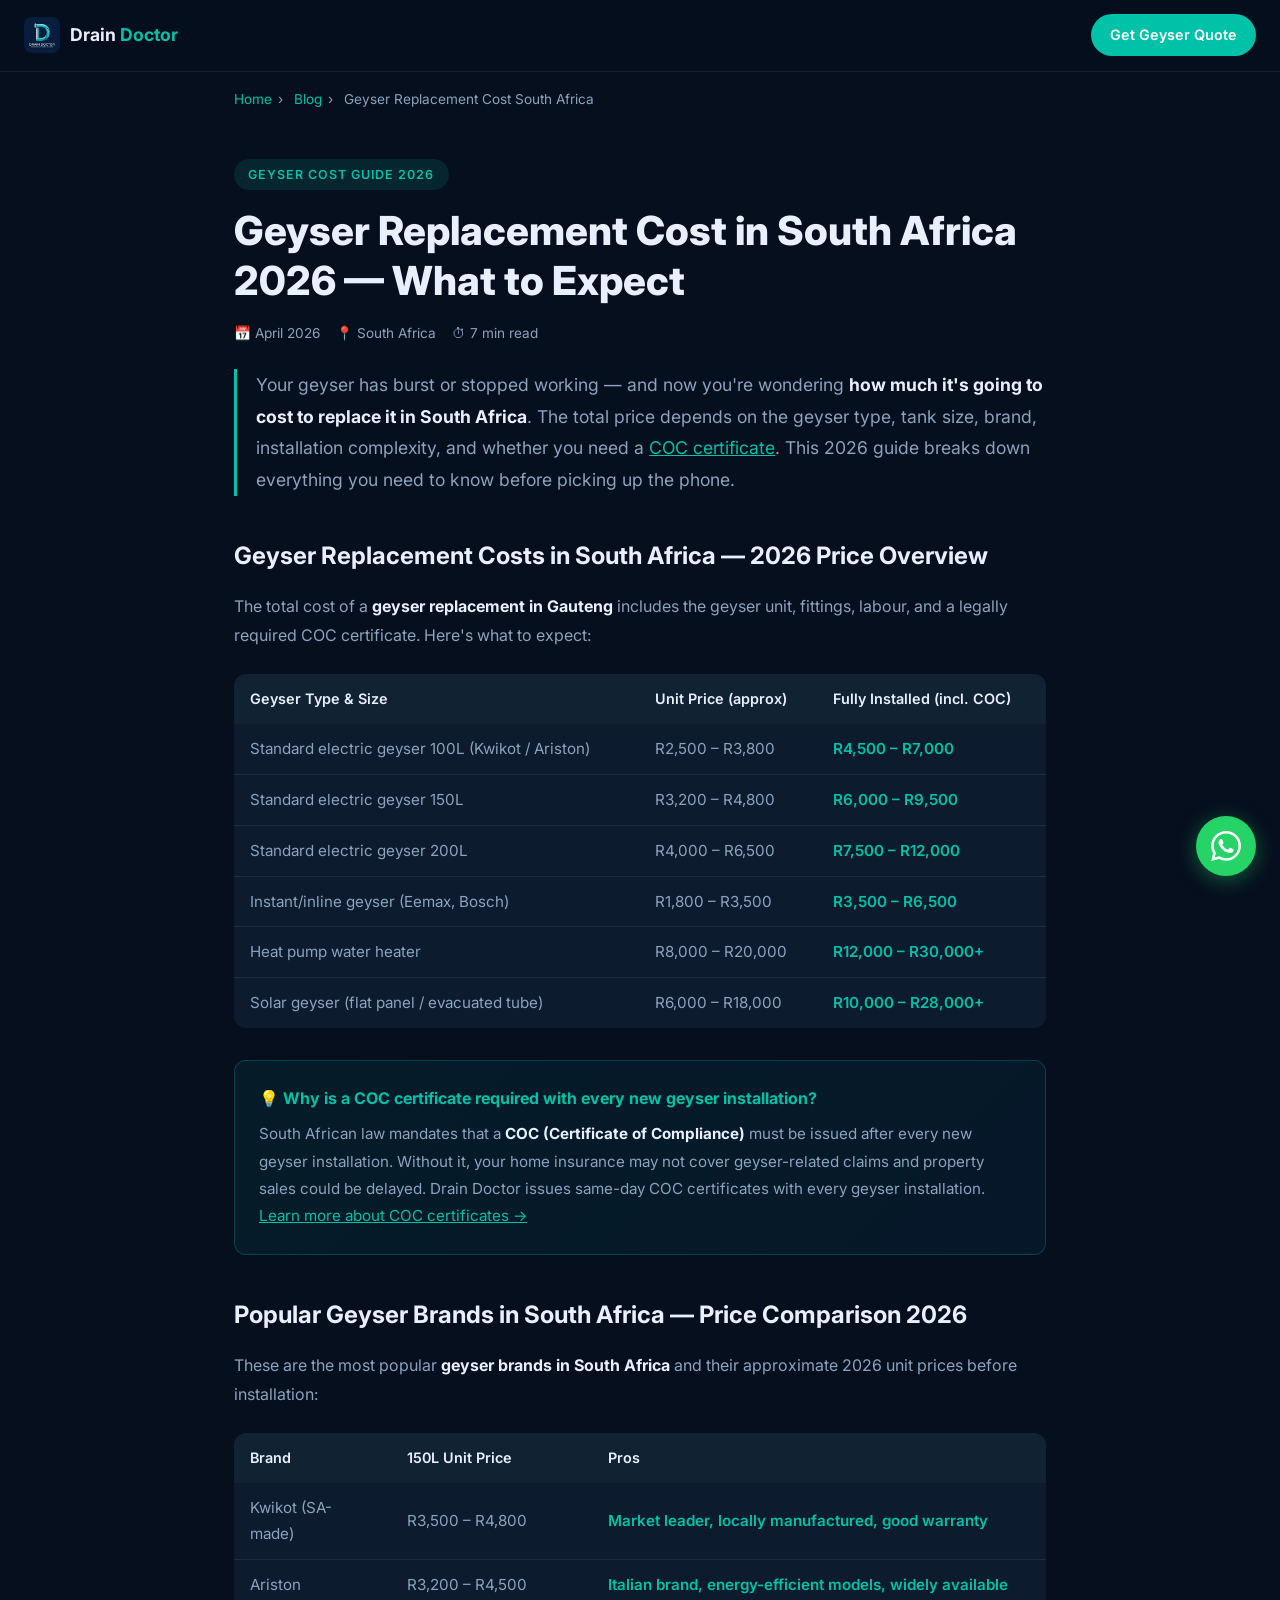
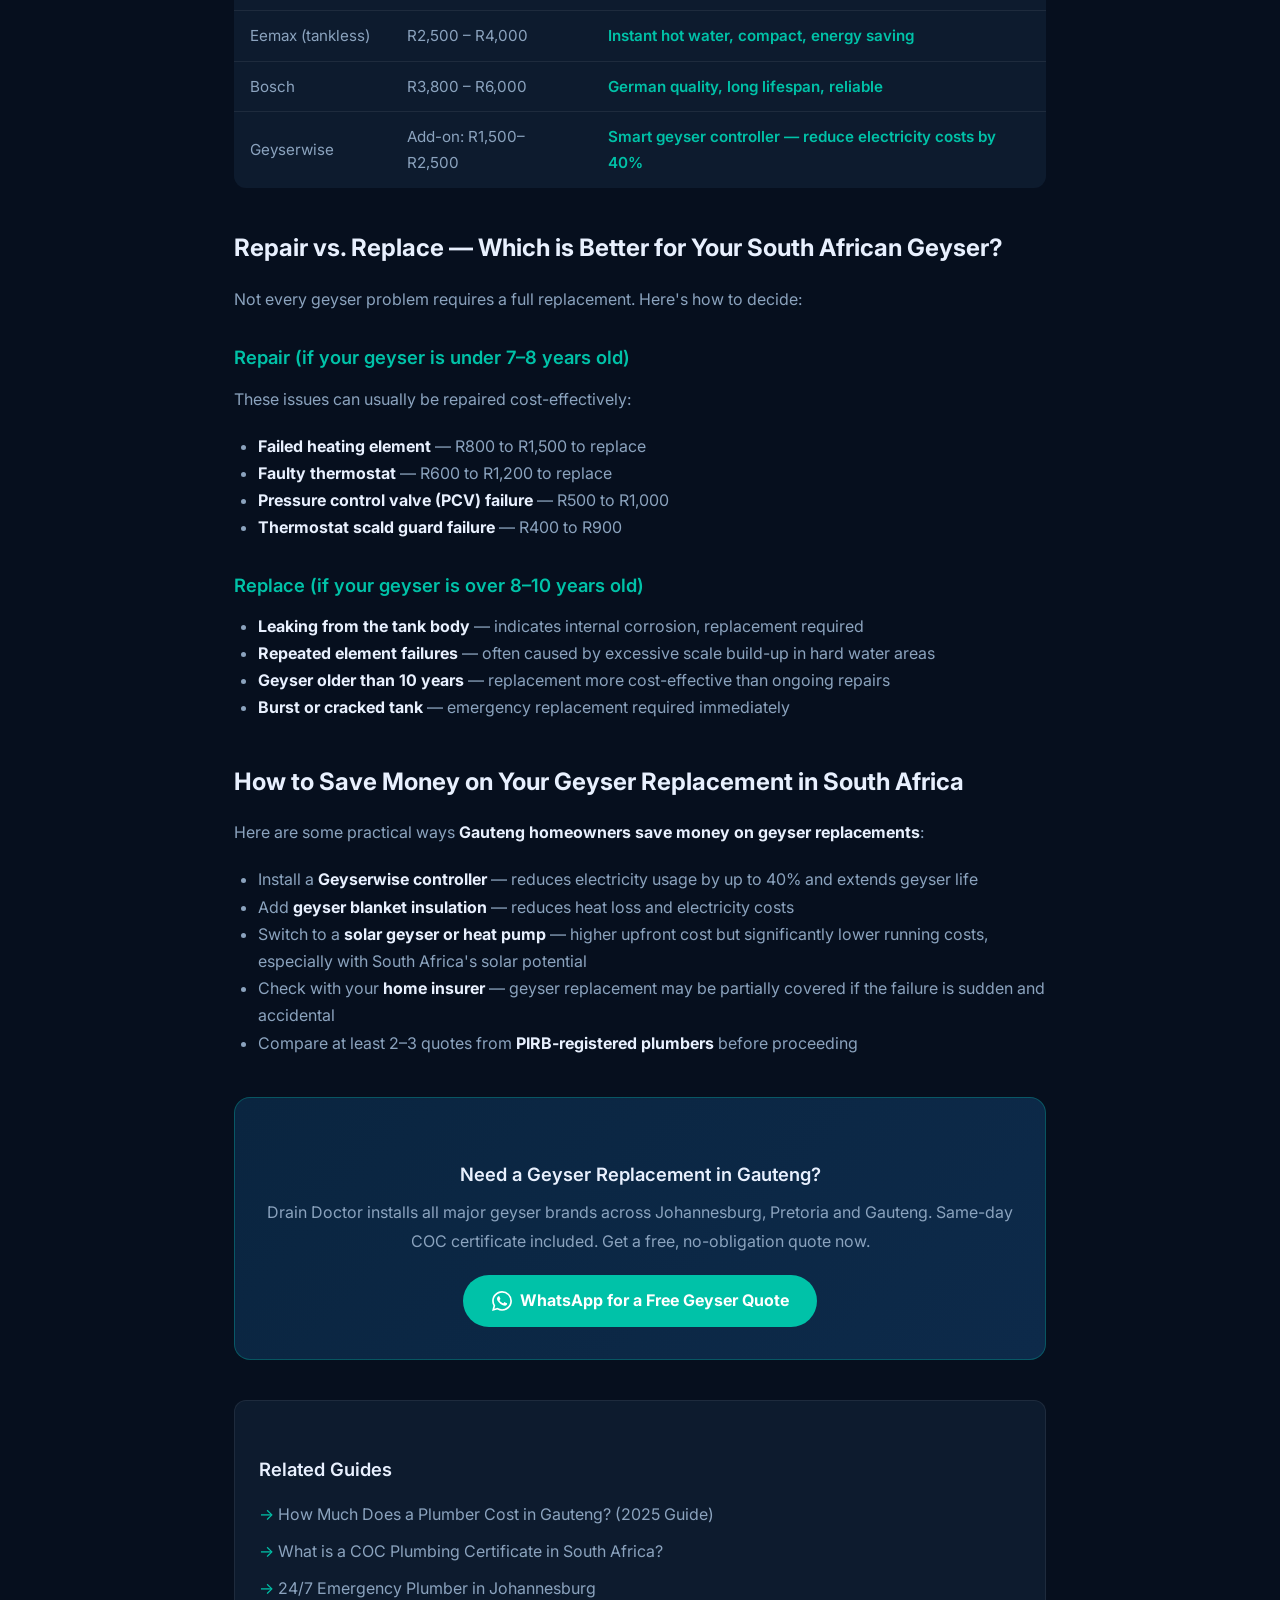
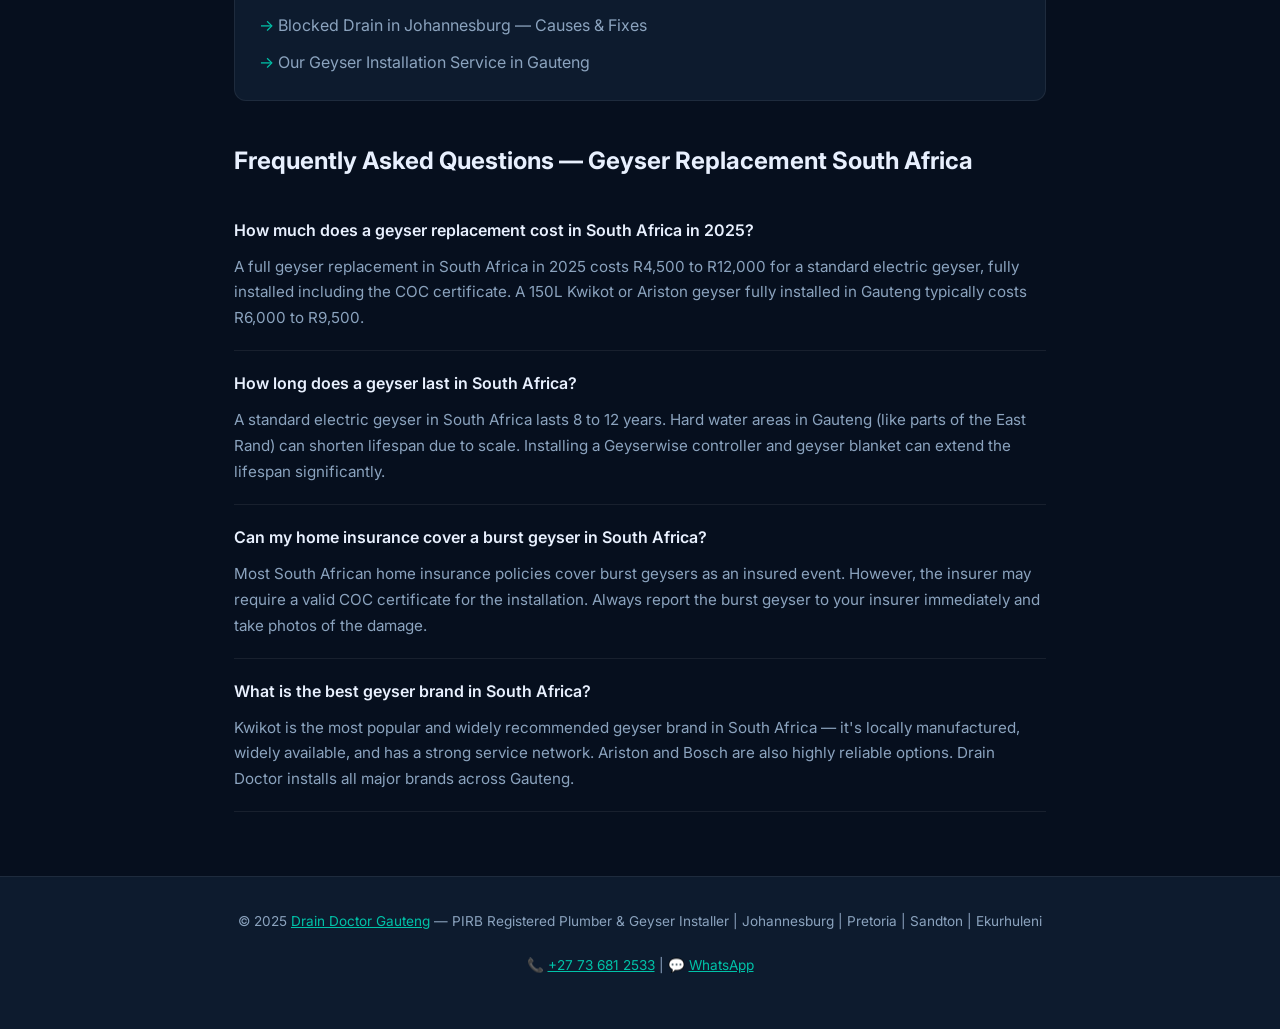
<file: blog/geyser-replacement-cost-south-africa.html>
<!DOCTYPE html>
<html lang="en-ZA">
<head>
  <meta charset="UTF-8" />
  <meta name="viewport" content="width=device-width, initial-scale=1.0" />
  <title>Geyser Replacement Cost South Africa 2026 — Complete Price Guide</title>
  <meta name="description" content="How much does a geyser replacement cost in South Africa in 2026? Compare geyser prices, installation costs, and COC fees for Kwikot, Ariston & solar geysers across Gauteng. Free quotes from Drain Doctor." />
  <meta name="keywords" content="geyser replacement cost South Africa, how much does a geyser cost in South Africa 2026, geyser installation cost Gauteng, geyser replacement Johannesburg, burst geyser replacement Pretoria, Kwikot geyser price South Africa, solar geyser cost South Africa" />
  <meta name="robots" content="index, follow" />
  <meta name="geo.region" content="ZA-GP" />
  <link rel="canonical" href="https://draindoctor.plumbing/blog/geyser-replacement-cost-south-africa.html" />
  <meta property="og:title" content="Geyser Replacement Cost South Africa 2026 — Price Guide" />
  <meta property="og:description" content="Compare geyser replacement costs across South Africa for 2026. Drain Doctor installs all major brands across Gauteng with same-day COC certificate." />
  <meta property="og:type" content="article" />
  <meta property="og:locale" content="en_ZA" />
  <meta property="og:site_name" content="Drain Doctor Gauteng" />

  <script type="application/ld+json">
  {
    "@context": "https://schema.org",
    "@type": "Article",
    "headline": "Geyser Replacement Cost South Africa 2026 — Complete Price Guide",
    "author": {"@type": "Organization", "name": "Drain Doctor Gauteng"},
    "publisher": {"@type": "Organization", "name": "Drain Doctor Gauteng"},
    "datePublished": "2026-04-15",
    "dateModified": "2026-04-15"
  }
  </script>

  <script type="application/ld+json">
  {
    "@context": "https://schema.org",
    "@type": "FAQPage",
    "mainEntity": [
      {
        "@type": "Question",
        "name": "How much does a geyser cost to replace in South Africa in 2026?",
        "acceptedAnswer": {
          "@type": "Answer",
          "text": "A full geyser replacement in South Africa in 2026 costs approximately R4,500 to R12,000 including the geyser unit, fittings, labour, and COC certificate. A standard 150L Kwikot or Ariston geyser typically costs R6,000 to R9,000 fully installed in Gauteng."
        }
      },
      {
        "@type": "Question",
        "name": "How long does a geyser last in South Africa?",
        "acceptedAnswer": {
          "@type": "Answer",
          "text": "A standard electric geyser in South Africa typically lasts 8 to 12 years. Water quality in parts of Gauteng — particularly hard water areas — can shorten the lifespan of a geyser due to scale build-up on the heating element. Annual geyser maintenance can extend its life."
        }
      },
      {
        "@type": "Question",
        "name": "Should I repair or replace my geyser in South Africa?",
        "acceptedAnswer": {
          "@type": "Answer",
          "text": "If your geyser is under 7 years old and the issue is a failed element or thermostat, repair is usually cost-effective (R800–R2,000). If the tank is leaking, corroded, or the geyser is over 10 years old, full replacement is recommended. Drain Doctor can assess and advise you."
        }
      }
    ]
  }
  </script>

  <script type="application/ld+json">
  {
    "@context": "https://schema.org",
    "@type": "BreadcrumbList",
    "itemListElement": [
      {"@type": "ListItem", "position": 1, "name": "Home", "item": "https://draindoctor.plumbing/"},
      {"@type": "ListItem", "position": 2, "name": "Blog", "item": "https://draindoctor.plumbing/blog/"},
      {"@type": "ListItem", "position": 3, "name": "Geyser Replacement Cost South Africa", "item": "https://draindoctor.plumbing/blog/geyser-replacement-cost-south-africa.html"}
    ]
  }
  </script>

  <link rel="preconnect" href="https://fonts.googleapis.com" />
  <link rel="preconnect" href="https://fonts.gstatic.com" crossorigin />
  <link href="https://fonts.googleapis.com/css2?family=Inter:wght@300;400;500;600;700;800&display=swap" rel="stylesheet" />
  <link rel="icon" type="image/png" href="../assets/logo.png" />
  <style>
    :root{--primary:#0A2540;--accent:#00C2A8;--bg:#060F1E;--surface:#0D1B2E;--surface2:#112233;--text:#E8F0FE;--text-muted:#8BA3BE;--border:rgba(255,255,255,0.07);}
    *,*::before,*::after{box-sizing:border-box;margin:0;padding:0;}
    html{scroll-behavior:smooth;}
    body{font-family:'Inter',sans-serif;background:var(--bg);color:var(--text);line-height:1.7;font-size:16px;}
    .navbar{position:sticky;top:0;z-index:100;background:rgba(6,15,30,.95);backdrop-filter:blur(16px);border-bottom:1px solid var(--border);padding:.9rem 1.5rem;display:flex;align-items:center;justify-content:space-between;}
    .nav-logo{display:flex;align-items:center;gap:.6rem;text-decoration:none;}
    .nav-logo img{width:36px;height:36px;border-radius:8px;object-fit:contain;}
    .nav-logo-text{font-weight:700;color:var(--text);font-size:1.1rem;}
    .nav-logo-text strong{color:var(--accent);}
    .nav-cta{background:var(--accent);color:#fff;padding:.55rem 1.2rem;border-radius:50px;font-weight:600;font-size:.9rem;text-decoration:none;}
    .breadcrumb{padding:1rem 1.5rem;font-size:.85rem;color:var(--text-muted);max-width:860px;margin:0 auto;}
    .breadcrumb a{color:var(--accent);text-decoration:none;}
    .breadcrumb span{margin:0 .4rem;}
    .article-wrap{max-width:860px;margin:0 auto;padding:2rem 1.5rem 4rem;}
    .article-tag{display:inline-block;background:rgba(0,194,168,.12);color:var(--accent);font-size:.78rem;font-weight:600;letter-spacing:.08em;text-transform:uppercase;padding:.3rem .9rem;border-radius:50px;margin-bottom:1rem;}
    h1{font-size:clamp(1.8rem,4vw,2.5rem);font-weight:800;line-height:1.25;color:var(--text);margin-bottom:1rem;}
    .article-meta{display:flex;gap:1rem;flex-wrap:wrap;font-size:.85rem;color:var(--text-muted);margin-bottom:1.5rem;}
    .article-intro{font-size:1.1rem;color:var(--text-muted);border-left:3px solid var(--accent);padding-left:1.2rem;margin-bottom:2rem;line-height:1.8;}
    h2{font-size:1.5rem;font-weight:700;color:var(--text);margin:2.5rem 0 1rem;}
    h3{font-size:1.15rem;font-weight:600;color:var(--accent);margin:1.8rem 0 .7rem;}
    p{margin-bottom:1.2rem;color:var(--text-muted);line-height:1.8;}
    strong{color:var(--text);}
    a{color:var(--accent);text-decoration:underline;}
    .price-table{width:100%;border-collapse:collapse;margin:1.5rem 0 2rem;border-radius:12px;overflow:hidden;}
    .price-table th{background:var(--surface2);color:var(--text);font-weight:600;padding:.8rem 1rem;text-align:left;font-size:.9rem;}
    .price-table td{padding:.75rem 1rem;border-bottom:1px solid var(--border);font-size:.95rem;color:var(--text-muted);background:var(--surface);}
    .price-table tr:last-child td{border-bottom:none;}
    .price-table td:last-child{color:var(--accent);font-weight:600;}
    .info-box{background:linear-gradient(135deg,rgba(0,194,168,.08),rgba(14,165,233,.06));border:1px solid rgba(0,194,168,.25);border-radius:12px;padding:1.5rem;margin:2rem 0;}
    .info-box .info-title{color:var(--accent);font-weight:700;margin-bottom:.5rem;}
    .cta-box{background:linear-gradient(135deg,var(--primary),#0D2A4A);border:1px solid rgba(0,194,168,.3);border-radius:16px;padding:2rem;margin:2.5rem 0;text-align:center;}
    .cta-box h3{color:var(--text);margin-bottom:.5rem;}
    .btn-cta{display:inline-flex;align-items:center;gap:.5rem;background:var(--accent);color:#fff;padding:.8rem 1.8rem;border-radius:50px;font-weight:700;font-size:1rem;text-decoration:none;}
    .related-links{background:var(--surface);border:1px solid var(--border);border-radius:12px;padding:1.5rem;margin:2.5rem 0;}
    .related-links h3{color:var(--text);margin-bottom:1rem;}
    .related-links ul{list-style:none;display:flex;flex-direction:column;gap:.6rem;}
    .related-links li::before{content:"→ ";color:var(--accent);}
    .related-links a{text-decoration:none;color:var(--text-muted);}
    .related-links a:hover{color:var(--accent);}
    .faq-item{border-bottom:1px solid var(--border);padding:1.2rem 0;}
    .faq-q{font-weight:600;color:var(--text);font-size:1rem;margin-bottom:.6rem;}
    .faq-a{color:var(--text-muted);font-size:.95rem;}
    .blog-footer{background:var(--surface);border-top:1px solid var(--border);padding:2rem 1.5rem;text-align:center;font-size:.85rem;color:var(--text-muted);}
    .blog-footer a{color:var(--accent);}
    .wa-float{position:fixed;bottom:1.5rem;right:1.5rem;z-index:999;background:#25D366;color:#fff;width:60px;height:60px;border-radius:50%;display:flex;align-items:center;justify-content:center;box-shadow:0 4px 20px rgba(37,211,102,.4);text-decoration:none;}
    .wa-float svg{width:30px;height:30px;}
    @media(max-width:600px){h1{font-size:1.6rem;}.price-table{font-size:.82rem;}.price-table th,.price-table td{padding:.6rem .7rem;}}
  </style>
</head>
<body>
  <nav class="navbar">
    <a href="../index.html" class="nav-logo">
      <img src="../assets/logo.png" alt="Drain Doctor Gauteng" />
      <span class="nav-logo-text">Drain <strong>Doctor</strong></span>
    </a>
    <a href="https://wa.me/27736812533?text=Hi%20Drain%20Doctor%2C%20I%20need%20a%20geyser%20replacement%20quote" class="nav-cta" target="_blank" rel="noopener">Get Geyser Quote</a>
  </nav>

  <nav class="breadcrumb" aria-label="Breadcrumb">
    <a href="../index.html">Home</a><span>›</span>
    <a href="index.html">Blog</a><span>›</span>
    Geyser Replacement Cost South Africa
  </nav>

  <article class="article-wrap">
    <header>
      <div class="article-tag">Geyser Cost Guide 2026</div>
      <h1>Geyser Replacement Cost in South Africa 2026 — What to Expect</h1>
      <div class="article-meta">
        <span>📅 April 2026</span>
        <span>📍 South Africa</span>
        <span>⏱ 7 min read</span>
      </div>
      <p class="article-intro">
        Your geyser has burst or stopped working — and now you're wondering <strong>how much it's going to cost to replace it in South Africa</strong>. The total price depends on the geyser type, tank size, brand, installation complexity, and whether you need a <a href="coc-certificate-south-africa-what-is-it.html">COC certificate</a>. This 2026 guide breaks down everything you need to know before picking up the phone.
      </p>
    </header>

    <h2>Geyser Replacement Costs in South Africa — 2026 Price Overview</h2>
    <p>The total cost of a <strong>geyser replacement in Gauteng</strong> includes the geyser unit, fittings, labour, and a legally required COC certificate. Here's what to expect:</p>

    <table class="price-table" aria-label="Geyser replacement cost South Africa 2026">
      <thead>
        <tr>
          <th>Geyser Type & Size</th>
          <th>Unit Price (approx)</th>
          <th>Fully Installed (incl. COC)</th>
        </tr>
      </thead>
      <tbody>
        <tr>
          <td>Standard electric geyser 100L (Kwikot / Ariston)</td>
          <td>R2,500 – R3,800</td>
          <td>R4,500 – R7,000</td>
        </tr>
        <tr>
          <td>Standard electric geyser 150L</td>
          <td>R3,200 – R4,800</td>
          <td>R6,000 – R9,500</td>
        </tr>
        <tr>
          <td>Standard electric geyser 200L</td>
          <td>R4,000 – R6,500</td>
          <td>R7,500 – R12,000</td>
        </tr>
        <tr>
          <td>Instant/inline geyser (Eemax, Bosch)</td>
          <td>R1,800 – R3,500</td>
          <td>R3,500 – R6,500</td>
        </tr>
        <tr>
          <td>Heat pump water heater</td>
          <td>R8,000 – R20,000</td>
          <td>R12,000 – R30,000+</td>
        </tr>
        <tr>
          <td>Solar geyser (flat panel / evacuated tube)</td>
          <td>R6,000 – R18,000</td>
          <td>R10,000 – R28,000+</td>
        </tr>
      </tbody>
    </table>

    <div class="info-box">
      <div class="info-title">💡 Why is a COC certificate required with every new geyser installation?</div>
      <p style="margin:.5rem 0 0;font-size:.95rem;">South African law mandates that a <strong>COC (Certificate of Compliance)</strong> must be issued after every new geyser installation. Without it, your home insurance may not cover geyser-related claims and property sales could be delayed. Drain Doctor issues same-day COC certificates with every geyser installation. <a href="coc-certificate-south-africa-what-is-it.html">Learn more about COC certificates →</a></p>
    </div>

    <h2>Popular Geyser Brands in South Africa — Price Comparison 2026</h2>
    <p>These are the most popular <strong>geyser brands in South Africa</strong> and their approximate 2026 unit prices before installation:</p>

    <table class="price-table" aria-label="Geyser brands South Africa price comparison">
      <thead>
        <tr>
          <th>Brand</th>
          <th>150L Unit Price</th>
          <th>Pros</th>
        </tr>
      </thead>
      <tbody>
        <tr>
          <td>Kwikot (SA-made)</td>
          <td>R3,500 – R4,800</td>
          <td>Market leader, locally manufactured, good warranty</td>
        </tr>
        <tr>
          <td>Ariston</td>
          <td>R3,200 – R4,500</td>
          <td>Italian brand, energy-efficient models, widely available</td>
        </tr>
        <tr>
          <td>Eemax (tankless)</td>
          <td>R2,500 – R4,000</td>
          <td>Instant hot water, compact, energy saving</td>
        </tr>
        <tr>
          <td>Bosch</td>
          <td>R3,800 – R6,000</td>
          <td>German quality, long lifespan, reliable</td>
        </tr>
        <tr>
          <td>Geyserwise</td>
          <td>Add-on: R1,500–R2,500</td>
          <td>Smart geyser controller — reduce electricity costs by 40%</td>
        </tr>
      </tbody>
    </table>

    <h2>Repair vs. Replace — Which is Better for Your South African Geyser?</h2>
    <p>Not every geyser problem requires a full replacement. Here's how to decide:</p>

    <h3>Repair (if your geyser is under 7–8 years old)</h3>
    <p>These issues can usually be repaired cost-effectively:</p>
    <ul style="list-style:disc;padding-left:1.5rem;color:var(--text-muted);margin-bottom:1.2rem;">
      <li><strong>Failed heating element</strong> — R800 to R1,500 to replace</li>
      <li><strong>Faulty thermostat</strong> — R600 to R1,200 to replace</li>
      <li><strong>Pressure control valve (PCV) failure</strong> — R500 to R1,000</li>
      <li><strong>Thermostat scald guard failure</strong> — R400 to R900</li>
    </ul>

    <h3>Replace (if your geyser is over 8–10 years old)</h3>
    <ul style="list-style:disc;padding-left:1.5rem;color:var(--text-muted);margin-bottom:1.2rem;">
      <li><strong>Leaking from the tank body</strong> — indicates internal corrosion, replacement required</li>
      <li><strong>Repeated element failures</strong> — often caused by excessive scale build-up in hard water areas</li>
      <li><strong>Geyser older than 10 years</strong> — replacement more cost-effective than ongoing repairs</li>
      <li><strong>Burst or cracked tank</strong> — emergency replacement required immediately</li>
    </ul>

    <h2>How to Save Money on Your Geyser Replacement in South Africa</h2>
    <p>Here are some practical ways <strong>Gauteng homeowners save money on geyser replacements</strong>:</p>
    <ul style="list-style:disc;padding-left:1.5rem;color:var(--text-muted);margin-bottom:1.2rem;">
      <li>Install a <strong>Geyserwise controller</strong> — reduces electricity usage by up to 40% and extends geyser life</li>
      <li>Add <strong>geyser blanket insulation</strong> — reduces heat loss and electricity costs</li>
      <li>Switch to a <strong>solar geyser or heat pump</strong> — higher upfront cost but significantly lower running costs, especially with South Africa's solar potential</li>
      <li>Check with your <strong>home insurer</strong> — geyser replacement may be partially covered if the failure is sudden and accidental</li>
      <li>Compare at least 2–3 quotes from <strong>PIRB-registered plumbers</strong> before proceeding</li>
    </ul>

    <div class="cta-box">
      <h3>Need a Geyser Replacement in Gauteng?</h3>
      <p>Drain Doctor installs all major geyser brands across Johannesburg, Pretoria and Gauteng. Same-day COC certificate included. Get a free, no-obligation quote now.</p>
      <a href="https://wa.me/27736812533?text=Hi%20Drain%20Doctor%2C%20I%20need%20a%20geyser%20replacement%20in%20Gauteng" class="btn-cta" target="_blank" rel="noopener">
        <svg width="20" height="20" viewBox="0 0 24 24" fill="currentColor"><path d="M17.472 14.382c-.297-.149-1.758-.867-2.03-.967-.273-.099-.471-.148-.67.15-.197.297-.767.966-.94 1.164-.173.199-.347.223-.644.075-.297-.15-1.255-.463-2.39-1.475-.883-.788-1.48-1.761-1.653-2.059-.173-.297-.018-.458.13-.606.134-.133.298-.347.446-.52.149-.174.198-.298.298-.497.099-.198.05-.371-.025-.52-.075-.149-.669-1.612-.916-2.207-.242-.579-.487-.5-.669-.51-.173-.008-.371-.01-.57-.01-.198 0-.52.074-.792.372-.272.297-1.04 1.016-1.04 2.479 0 1.462 1.065 2.875 1.213 3.074.149.198 2.096 3.2 5.077 4.487.709.306 1.262.489 1.694.625.712.227 1.36.195 1.871.118.571-.085 1.758-.719 2.006-1.413.248-.694.248-1.289.173-1.413-.074-.124-.272-.198-.57-.347m-5.421 7.403h-.004a9.87 9.87 0 01-5.031-1.378l-.361-.214-3.741.982.998-3.648-.235-.374a9.86 9.86 0 01-1.51-5.26c.001-5.45 4.436-9.884 9.888-9.884 2.64 0 5.122 1.03 6.988 2.898a9.825 9.825 0 012.893 6.994c-.003 5.45-4.437 9.884-9.885 9.884m8.413-18.297A11.815 11.815 0 0012.05 0C5.495 0 .16 5.335.157 11.892c0 2.096.547 4.142 1.588 5.945L.057 24l6.305-1.654a11.882 11.882 0 005.683 1.448h.005c6.554 0 11.89-5.335 11.893-11.893a11.821 11.821 0 00-3.48-8.413z"/></svg>
        WhatsApp for a Free Geyser Quote
      </a>
    </div>

    <div class="related-links">
      <h3>Related Guides</h3>
      <ul>
        <li><a href="plumber-cost-gauteng.html">How Much Does a Plumber Cost in Gauteng? (2025 Guide)</a></li>
        <li><a href="coc-certificate-south-africa-what-is-it.html">What is a COC Plumbing Certificate in South Africa?</a></li>
        <li><a href="emergency-plumber-johannesburg.html">24/7 Emergency Plumber in Johannesburg</a></li>
        <li><a href="blocked-drain-johannesburg.html">Blocked Drain in Johannesburg — Causes & Fixes</a></li>
        <li><a href="../index.html#service-geyser">Our Geyser Installation Service in Gauteng</a></li>
      </ul>
    </div>

    <section>
      <h2>Frequently Asked Questions — Geyser Replacement South Africa</h2>
      <div class="faq-item">
        <div class="faq-q">How much does a geyser replacement cost in South Africa in 2025?</div>
        <div class="faq-a">A full geyser replacement in South Africa in 2025 costs R4,500 to R12,000 for a standard electric geyser, fully installed including the COC certificate. A 150L Kwikot or Ariston geyser fully installed in Gauteng typically costs R6,000 to R9,500.</div>
      </div>
      <div class="faq-item">
        <div class="faq-q">How long does a geyser last in South Africa?</div>
        <div class="faq-a">A standard electric geyser in South Africa lasts 8 to 12 years. Hard water areas in Gauteng (like parts of the East Rand) can shorten lifespan due to scale. Installing a Geyserwise controller and geyser blanket can extend the lifespan significantly.</div>
      </div>
      <div class="faq-item">
        <div class="faq-q">Can my home insurance cover a burst geyser in South Africa?</div>
        <div class="faq-a">Most South African home insurance policies cover burst geysers as an insured event. However, the insurer may require a valid COC certificate for the installation. Always report the burst geyser to your insurer immediately and take photos of the damage.</div>
      </div>
      <div class="faq-item">
        <div class="faq-q">What is the best geyser brand in South Africa?</div>
        <div class="faq-a">Kwikot is the most popular and widely recommended geyser brand in South Africa — it's locally manufactured, widely available, and has a strong service network. Ariston and Bosch are also highly reliable options. Drain Doctor installs all major brands across Gauteng.</div>
      </div>
    </section>
  </article>

  <footer class="blog-footer">
    <p>© 2025 <a href="../index.html">Drain Doctor Gauteng</a> — PIRB Registered Plumber & Geyser Installer | Johannesburg | Pretoria | Sandton | Ekurhuleni</p>
    <p style="margin-top:.4rem;">📞 <a href="tel:+27736812533">+27 73 681 2533</a> | 💬 <a href="https://wa.me/27736812533" target="_blank" rel="noopener">WhatsApp</a></p>
  </footer>

  <a href="https://wa.me/27736812533?text=Hi%20Drain%20Doctor%2C%20I%20need%20a%20geyser%20installation%20in%20Gauteng" class="wa-float" target="_blank" rel="noopener" aria-label="WhatsApp Geyser Quote">
    <svg viewBox="0 0 24 24" fill="currentColor"><path d="M17.472 14.382c-.297-.149-1.758-.867-2.03-.967-.273-.099-.471-.148-.67.15-.197.297-.767.966-.94 1.164-.173.199-.347.223-.644.075-.297-.15-1.255-.463-2.39-1.475-.883-.788-1.48-1.761-1.653-2.059-.173-.297-.018-.458.13-.606.134-.133.298-.347.446-.52.149-.174.198-.298.298-.497.099-.198.05-.371-.025-.52-.075-.149-.669-1.612-.916-2.207-.242-.579-.487-.5-.669-.51-.173-.008-.371-.01-.57-.01-.198 0-.52.074-.792.372-.272.297-1.04 1.016-1.04 2.479 0 1.462 1.065 2.875 1.213 3.074.149.198 2.096 3.2 5.077 4.487.709.306 1.262.489 1.694.625.712.227 1.36.195 1.871.118.571-.085 1.758-.719 2.006-1.413.248-.694.248-1.289.173-1.413-.074-.124-.272-.198-.57-.347m-5.421 7.403h-.004a9.87 9.87 0 01-5.031-1.378l-.361-.214-3.741.982.998-3.648-.235-.374a9.86 9.86 0 01-1.51-5.26c.001-5.45 4.436-9.884 9.888-9.884 2.64 0 5.122 1.03 6.988 2.898a9.825 9.825 0 012.893 6.994c-.003 5.45-4.437 9.884-9.885 9.884m8.413-18.297A11.815 11.815 0 0012.05 0C5.495 0 .16 5.335.157 11.892c0 2.096.547 4.142 1.588 5.945L.057 24l6.305-1.654a11.882 11.882 0 005.683 1.448h.005c6.554 0 11.89-5.335 11.893-11.893a11.821 11.821 0 00-3.48-8.413z"/></svg>
  </a>
</body>
</html>
</file>
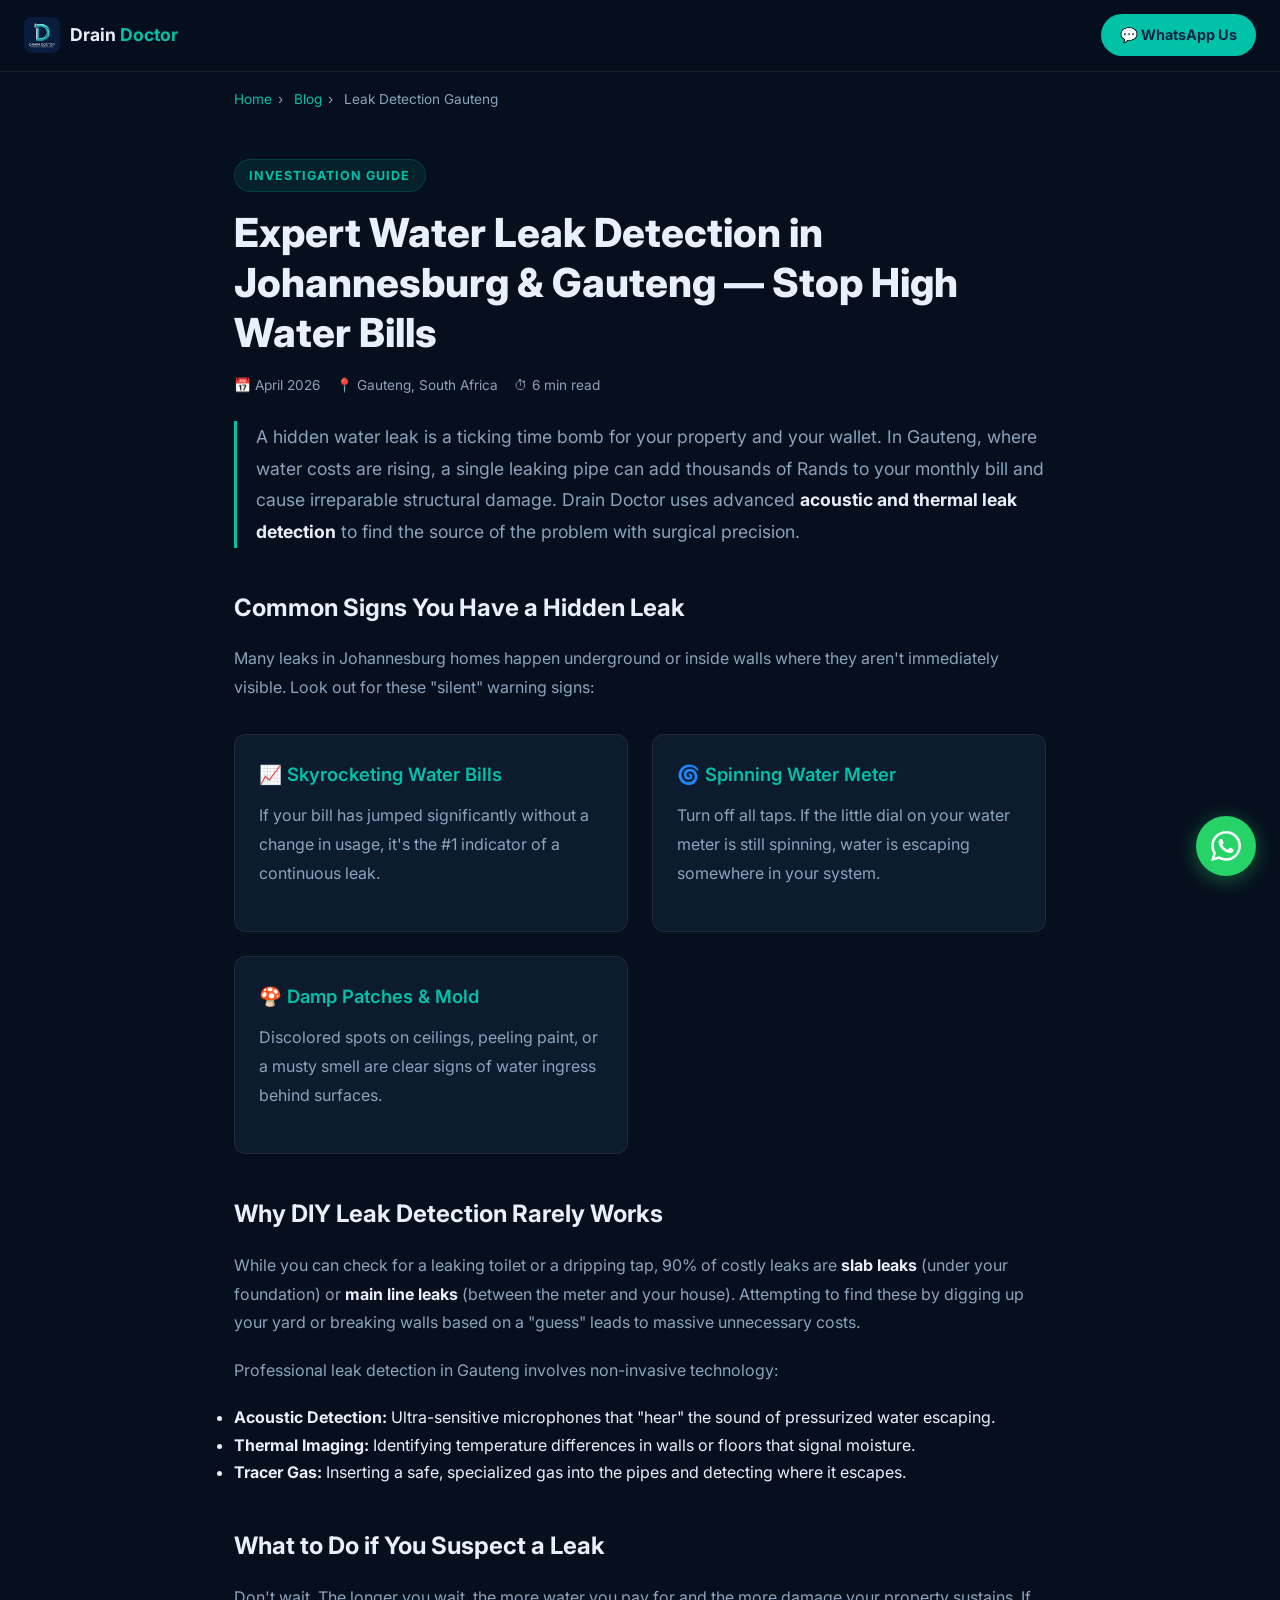
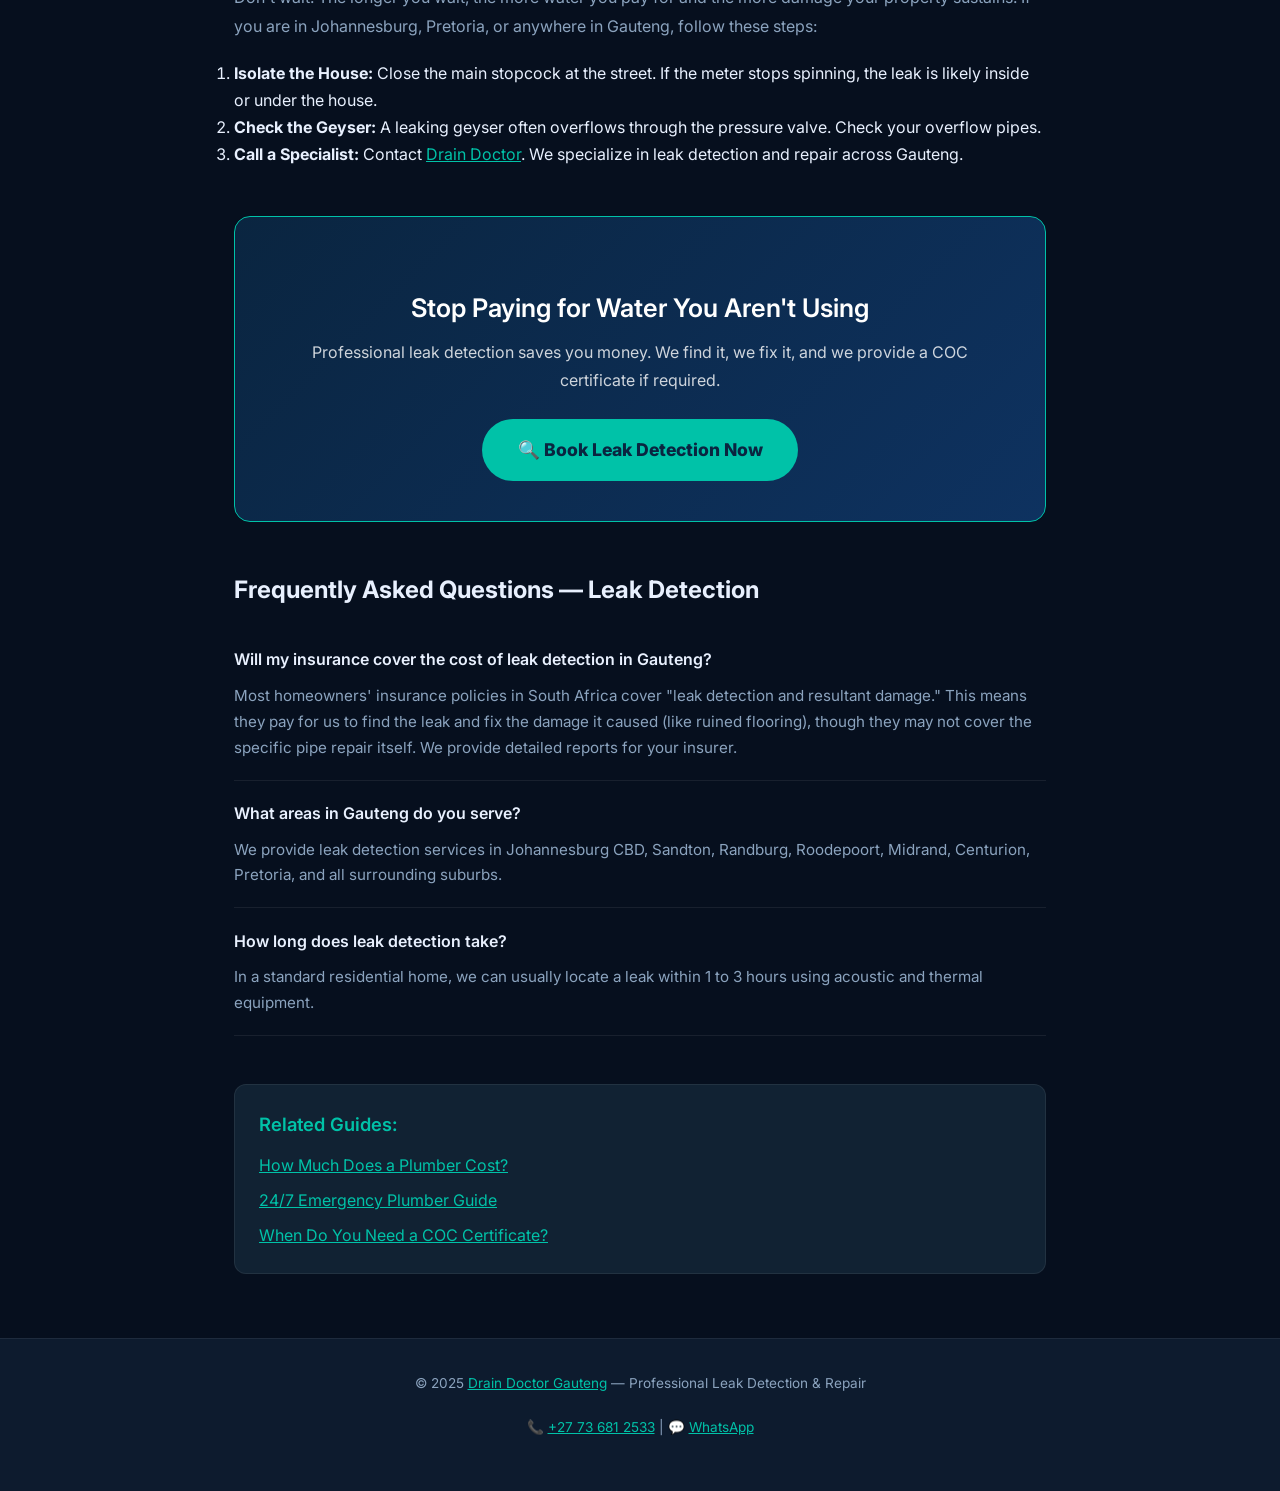
<file: blog/leak-detection-gauteng.html>
<!DOCTYPE html>
<html lang="en-ZA">
<head>
  <meta charset="UTF-8" />
  <meta name="viewport" content="width=device-width, initial-scale=1.0" />
  <title>Expert Leak Detection in Johannesburg & Gauteng | Drain Doctor</title>
  <meta name="description" content="Stop high water bills! Drain Doctor provides professional leak detection in Johannesburg and all Gauteng. We find hidden pipe leaks, slab leaks, and swimming pool leaks fast. Call +27 73 681 2533." />
  <meta name="keywords" content="leak detection Johannesburg, water leak detection Gauteng, slab leak repair South Africa, find underground water leak, plumber leak detection near me, high water bill Johannesburg, thermal imaging leak detection Gauteng" />
  <meta name="robots" content="index, follow" />
  <meta name="geo.region" content="ZA-GP" />
  <link rel="canonical" href="https://draindoctor.plumbing/blog/leak-detection-gauteng.html" />
  <meta property="og:title" content="Expert Water Leak Detection Johannesburg | Drain Doctor" />
  <meta property="og:description" content="Stop paying for water you aren't using! Learn how we find hidden leaks using acoustic and thermal technology across all Gauteng suburbs." />
  <meta property="og:type" content="article" />
  <meta property="og:url" content="https://draindoctor.plumbing/blog/leak-detection-gauteng.html" />
  <meta property="og:image" content="https://draindoctor.plumbing/assets/Leak%20Repair.png" />
  <meta property="og:locale" content="en_ZA" />
  <meta property="og:site_name" content="Drain Doctor Gauteng" />

  <script type="application/ld+json">
  {
    "@context": "https://schema.org",
    "@type": "Article",
    "headline": "Expert Leak Detection in Johannesburg & Gauteng — Stop High Water Bills",
    "author": {"@type": "Organization", "name": "Drain Doctor Gauteng"},
    "publisher": {"@type": "Organization", "name": "Drain Doctor Gauteng"},
    "datePublished": "2026-04-16",
    "dateModified": "2026-04-16",
    "image": "https://draindoctor.plumbing/assets/Leak%20Repair.png"
  }
  </script>

  <script type="application/ld+json">
  {
    "@context": "https://schema.org",
    "@type": "FAQPage",
    "mainEntity": [
      {
        "@type": "Question",
        "name": "How much does leak detection cost in Johannesburg?",
        "acceptedAnswer": {
          "@type": "Answer",
          "text": "Professional leak detection in Johannesburg typically ranges from R1,500 to R3,500 depending on the methods used (acoustic, thermal, or gas). At Drain Doctor, we provide upfront quotes and use the latest technology to find leaks quickly, saving you money on repairs and water bills."
        }
      },
      {
        "@type": "Question",
        "name": "How do I know if I have a hidden water leak?",
        "acceptedAnswer": {
          "@type": "Answer",
          "text": "Common signs of a hidden water leak include an unexplained increase in your water bill, damp spots on walls or ceilings, the sound of running water when all taps are off, and a water meter that continues to spin when water is shut off."
        }
      },
      {
        "@type": "Question",
        "name": "Does homeowner insurance cover leak detection in South Africa?",
        "acceptedAnswer": {
          "@type": "Answer",
          "text": "Many South African insurance policies cover 'leak detection' and the 'resultant damage' caused by the leak, though they may not cover the actual repair of the pipe itself. We can provide a professional report and COC certificate to assist with your insurance claim."
        }
      }
    ]
  }
  </script>

  <script type="application/ld+json">
  {
    "@context": "https://schema.org",
    "@type": "BreadcrumbList",
    "itemListElement": [
      {"@type": "ListItem", "position": 1, "name": "Home", "item": "https://draindoctor.plumbing/"},
      {"@type": "ListItem", "position": 2, "name": "Blog", "item": "https://draindoctor.plumbing/blog/"},
      {"@type": "ListItem", "position": 3, "name": "Leak Detection Gauteng", "item": "https://draindoctor.plumbing/blog/leak-detection-gauteng.html"}
    ]
  }
  </script>

  <link rel="preconnect" href="https://fonts.googleapis.com" />
  <link rel="preconnect" href="https://fonts.gstatic.com" crossorigin />
  <link href="https://fonts.googleapis.com/css2?family=Inter:wght@300;400;500;600;700;800&display=swap" rel="stylesheet" />
  <link rel="icon" type="image/png" href="../assets/logo.png" />
  <style>
    :root{--primary:#0A2540;--accent:#00C2A8;--danger:#FF4444;--bg:#060F1E;--surface:#0D1B2E;--surface2:#112233;--text:#E8F0FE;--text-muted:#8BA3BE;--border:rgba(255,255,255,0.07);}
    *,*::before,*::after{box-sizing:border-box;margin:0;padding:0;}
    html{scroll-behavior:smooth;}
    body{font-family:'Inter',sans-serif;background:var(--bg);color:var(--text);line-height:1.7;font-size:16px;}
    
    .navbar{position:sticky;top:0;z-index:100;background:rgba(6,15,30,.95);backdrop-filter:blur(16px);border-bottom:1px solid var(--border);padding:.9rem 1.5rem;display:flex;align-items:center;justify-content:space-between;}
    .nav-logo{display:flex;align-items:center;gap:.6rem;text-decoration:none;}
    .nav-logo img{width:36px;height:36px;border-radius:8px;object-fit:contain;}
    .nav-logo-text{font-weight:700;color:var(--text);font-size:1.1rem;}
    .nav-logo-text strong{color:var(--accent);}
    .nav-cta{background:var(--accent);color:var(--primary);padding:.55rem 1.2rem;border-radius:50px;font-weight:700;font-size:.9rem;text-decoration:none;}
    
    .breadcrumb{padding:1rem 1.5rem;font-size:.85rem;color:var(--text-muted);max-width:860px;margin:0 auto;}
    .breadcrumb a{color:var(--accent);text-decoration:none;}
    .breadcrumb span{margin:0 .4rem;}
    
    .article-wrap{max-width:860px;margin:0 auto;padding:2rem 1.5rem 4rem;}
    .article-tag{display:inline-block;background:rgba(0,194,168,.1);color:var(--accent);font-size:.78rem;font-weight:700;letter-spacing:.08em;text-transform:uppercase;padding:.3rem .9rem;border-radius:50px;margin-bottom:1rem;border:1px solid rgba(0,194,168,.2);}
    
    h1{font-size:clamp(1.8rem,4vw,2.5rem);font-weight:800;line-height:1.25;color:var(--text);margin-bottom:1rem;}
    .article-meta{display:flex;gap:1rem;flex-wrap:wrap;font-size:.85rem;color:var(--text-muted);margin-bottom:1.5rem;}
    .article-intro{font-size:1.1rem;color:var(--text-muted);border-left:3px solid var(--accent);padding-left:1.2rem;margin-bottom:2rem;line-height:1.8;}
    
    h2{font-size:1.5rem;font-weight:700;color:var(--text);margin:2.5rem 0 1rem;}
    h3{font-size:1.15rem;font-weight:600;color:var(--accent);margin:1.8rem 0 .7rem;}
    p{margin-bottom:1.2rem;color:var(--text-muted);line-height:1.8;}
    strong{color:var(--text);}
    a{color:var(--accent);text-decoration:underline;}
    
    .card-grid{display:grid;grid-template-columns:repeat(auto-fit,minmax(260px,1fr));gap:1.5rem;margin:2rem 0;}
    .info-card{background:var(--surface);border:1px solid var(--border);border-radius:12px;padding:1.5rem;transition:transform .2s;}
    .info-card:hover{transform:translateY(-5px);border-color:var(--accent);}
    .info-card h3{margin-top:0;}
    
    .emergency-cta{background:linear-gradient(135deg,var(--primary),#0e3260);border-radius:16px;padding:2.5rem;margin:3rem 0;text-align:center;border:1px solid var(--accent);}
    .emergency-cta h3{color:#fff;font-size:1.6rem;margin-bottom:.5rem;}
    .emergency-cta p{color:rgba(255,255,255,.8);margin-bottom:1.5rem;}
    .btn-lg{display:inline-flex;align-items:center;gap:.6rem;background:var(--accent);color:var(--primary);padding:1rem 2.2rem;border-radius:50px;font-weight:800;font-size:1.1rem;text-decoration:none;}
    
    .faq-item{border-bottom:1px solid var(--border);padding:1.2rem 0;}
    .faq-q{font-weight:600;color:var(--text);font-size:1rem;margin-bottom:.6rem;}
    .faq-a{color:var(--text-muted);font-size:.95rem;}
    
    .blog-footer{background:var(--surface);border-top:1px solid var(--border);padding:2rem 1.5rem;text-align:center;font-size:.85rem;color:var(--text-muted);}
    .blog-footer a{color:var(--accent);}
    
    .wa-float{position:fixed;bottom:1.5rem;right:1.5rem;z-index:999;background:#25D366;color:#fff;width:60px;height:60px;border-radius:50%;display:flex;align-items:center;justify-content:center;box-shadow:0 4px 20px rgba(37,211,102,.4);text-decoration:none;}
    .wa-float svg{width:30px;height:30px;}
    
    @media(max-width:600px){h1{font-size:1.6rem;}}
  </style>
</head>
<body>

  <header class="navbar">
    <a href="../index.html" class="nav-logo">
      <img src="../assets/logo.png" alt="Drain Doctor Gauteng" />
      <span class="nav-logo-text">Drain <strong>Doctor</strong></span>
    </a>
    <a href="https://wa.me/27736812533" class="nav-cta">💬 WhatsApp Us</a>
  </header>

  <nav class="breadcrumb" aria-label="Breadcrumb">
    <a href="../index.html">Home</a><span>›</span>
    <a href="index.html">Blog</a><span>›</span>
    Leak Detection Gauteng
  </nav>

  <article class="article-wrap">
    <header>
      <div class="article-tag">Investigation Guide</div>
      <h1>Expert Water Leak Detection in Johannesburg & Gauteng — Stop High Water Bills</h1>
      <div class="article-meta">
        <span>📅 April 2026</span>
        <span>📍 Gauteng, South Africa</span>
        <span>⏱ 6 min read</span>
      </div>
      <p class="article-intro">
        A hidden water leak is a ticking time bomb for your property and your wallet. In Gauteng, where water costs are rising, a single leaking pipe can add thousands of Rands to your monthly bill and cause irreparable structural damage. Drain Doctor uses advanced <strong>acoustic and thermal leak detection</strong> to find the source of the problem with surgical precision.
      </p>
    </header>

    <h2>Common Signs You Have a Hidden Leak</h2>
    <p>Many leaks in Johannesburg homes happen underground or inside walls where they aren't immediately visible. Look out for these "silent" warning signs:</p>
    
    <div class="card-grid">
      <div class="info-card">
        <h3>📈 Skyrocketing Water Bills</h3>
        <p>If your bill has jumped significantly without a change in usage, it's the #1 indicator of a continuous leak.</p>
      </div>
      <div class="info-card">
        <h3>🌀 Spinning Water Meter</h3>
        <p>Turn off all taps. If the little dial on your water meter is still spinning, water is escaping somewhere in your system.</p>
      </div>
      <div class="info-card">
        <h3>🍄 Damp Patches & Mold</h3>
        <p>Discolored spots on ceilings, peeling paint, or a musty smell are clear signs of water ingress behind surfaces.</p>
      </div>
    </div>

    <h2>Why DIY Leak Detection Rarely Works</h2>
    <p>While you can check for a leaking toilet or a dripping tap, 90% of costly leaks are <strong>slab leaks</strong> (under your foundation) or <strong>main line leaks</strong> (between the meter and your house). Attempting to find these by digging up your yard or breaking walls based on a "guess" leads to massive unnecessary costs.</p>
    <p>Professional leak detection in Gauteng involves non-invasive technology:</p>
    <ul>
      <li><strong>Acoustic Detection:</strong> Ultra-sensitive microphones that "hear" the sound of pressurized water escaping.</li>
      <li><strong>Thermal Imaging:</strong> Identifying temperature differences in walls or floors that signal moisture.</li>
      <li><strong>Tracer Gas:</strong> Inserting a safe, specialized gas into the pipes and detecting where it escapes.</li>
    </ul>

    <h2>What to Do if You Suspect a Leak</h2>
    <p>Don't wait. The longer you wait, the more water you pay for and the more damage your property sustains. If you are in Johannesburg, Pretoria, or anywhere in Gauteng, follow these steps:</p>
    <ol>
      <li><strong>Isolate the House:</strong> Close the main stopcock at the street. If the meter stops spinning, the leak is likely inside or under the house.</li>
      <li><strong>Check the Geyser:</strong> A leaking geyser often overflows through the pressure valve. Check your overflow pipes.</li>
      <li><strong>Call a Specialist:</strong> Contact <a href="../index.html">Drain Doctor</a>. We specialize in leak detection and repair across Gauteng.</li>
    </ol>

    <div class="emergency-cta">
      <h3>Stop Paying for Water You Aren't Using</h3>
      <p>Professional leak detection saves you money. We find it, we fix it, and we provide a COC certificate if required.</p>
      <a href="https://wa.me/27736812533?text=Hi%20Drain%20Doctor%2C%20I%20suspect%20a%20water%20leak%20and%20need%20detection" class="btn-lg">🔍 Book Leak Detection Now</a>
    </div>

    <section>
      <h2>Frequently Asked Questions — Leak Detection</h2>
      <div class="faq-item">
        <div class="faq-q">Will my insurance cover the cost of leak detection in Gauteng?</div>
        <div class="faq-a">Most homeowners' insurance policies in South Africa cover "leak detection and resultant damage." This means they pay for us to find the leak and fix the damage it caused (like ruined flooring), though they may not cover the specific pipe repair itself. We provide detailed reports for your insurer.</div>
      </div>
      <div class="faq-item">
        <div class="faq-q">What areas in Gauteng do you serve?</div>
        <div class="faq-a">We provide leak detection services in Johannesburg CBD, Sandton, Randburg, Roodepoort, Midrand, Centurion, Pretoria, and all surrounding suburbs.</div>
      </div>
      <div class="faq-item">
        <div class="faq-q">How long does leak detection take?</div>
        <div class="faq-a">In a standard residential home, we can usually locate a leak within 1 to 3 hours using acoustic and thermal equipment.</div>
      </div>
    </section>

    <div style="margin-top: 3rem; padding: 1.5rem; background: var(--surface2); border-radius: 12px; border: 1px solid var(--border);">
      <h3 style="margin-top:0;">Related Guides:</h3>
      <ul style="list-style: none; padding:0; display: flex; flex-direction: column; gap: .5rem;">
        <li><a href="plumber-cost-gauteng.html">How Much Does a Plumber Cost?</a></li>
        <li><a href="emergency-plumber-johannesburg.html">24/7 Emergency Plumber Guide</a></li>
        <li><a href="coc-certificate-south-africa-what-is-it.html">When Do You Need a COC Certificate?</a></li>
      </ul>
    </div>
  </article>

  <footer class="blog-footer">
    <p>© 2025 <a href="../index.html">Drain Doctor Gauteng</a> — Professional Leak Detection & Repair</p>
    <p style="margin-top:.4rem;">📞 <a href="tel:+27736812533">+27 73 681 2533</a> | 💬 <a href="https://wa.me/27736812533" target="_blank" rel="noopener">WhatsApp</a></p>
  </footer>

  <a href="https://wa.me/27736812533?text=Hi%20Drain%20Doctor%2C%20I%20need%20help%20finding%20a%20leak" class="wa-float" target="_blank" rel="noopener" aria-label="WhatsApp Leak Detection">
    <svg viewBox="0 0 24 24" fill="currentColor"><path d="M17.472 14.382c-.297-.149-1.758-.867-2.03-.967-.273-.099-.471-.148-.67.15-.197.297-.767.966-.94 1.164-.173.199-.347.223-.644.075-.297-.15-1.255-.463-2.39-1.475-.883-.788-1.48-1.761-1.653-2.059-.173-.297-.018-.458.13-.606.134-.133.298-.347.446-.52.149-.174.198-.298.298-.497.099-.198.05-.371-.025-.52-.075-.149-.669-1.612-.916-2.207-.242-.579-.487-.5-.669-.51-.173-.008-.371-.01-.57-.01-.198 0-.52.074-.792.372-.272.297-1.04 1.016-1.04 2.479 0 1.462 1.065 2.875 1.213 3.074.149.198 2.096 3.2 5.077 4.487.709.306 1.262.489 1.694.625.712.227 1.36.195 1.871.118.571-.085 1.758-.719 2.006-1.413.248-.694.248-1.289.173-1.413-.074-.124-.272-.198-.57-.347m-5.421 7.403h-.004a9.87 9.87 0 01-5.031-1.378l-.361-.214-3.741.982.998-3.648-.235-.374a9.86 9.86 0 01-1.51-5.26c.001-5.45 4.436-9.884 9.888-9.884 2.64 0 5.122 1.03 6.988 2.898a9.825 9.825 0 012.893 6.994c-.003 5.45-4.437 9.884-9.885 9.884m8.413-18.297A11.815 11.815 0 0012.05 0C5.495 0 .16 5.335.157 11.892c0 2.096.547 4.142 1.588 5.945L.057 24l6.305-1.654a11.882 11.882 0 005.683 1.448h.005c6.554 0 11.89-5.335 11.893-11.893a11.821 11.821 0 00-3.48-8.413z"/></svg>
  </a>
</body>
</html>
</file>
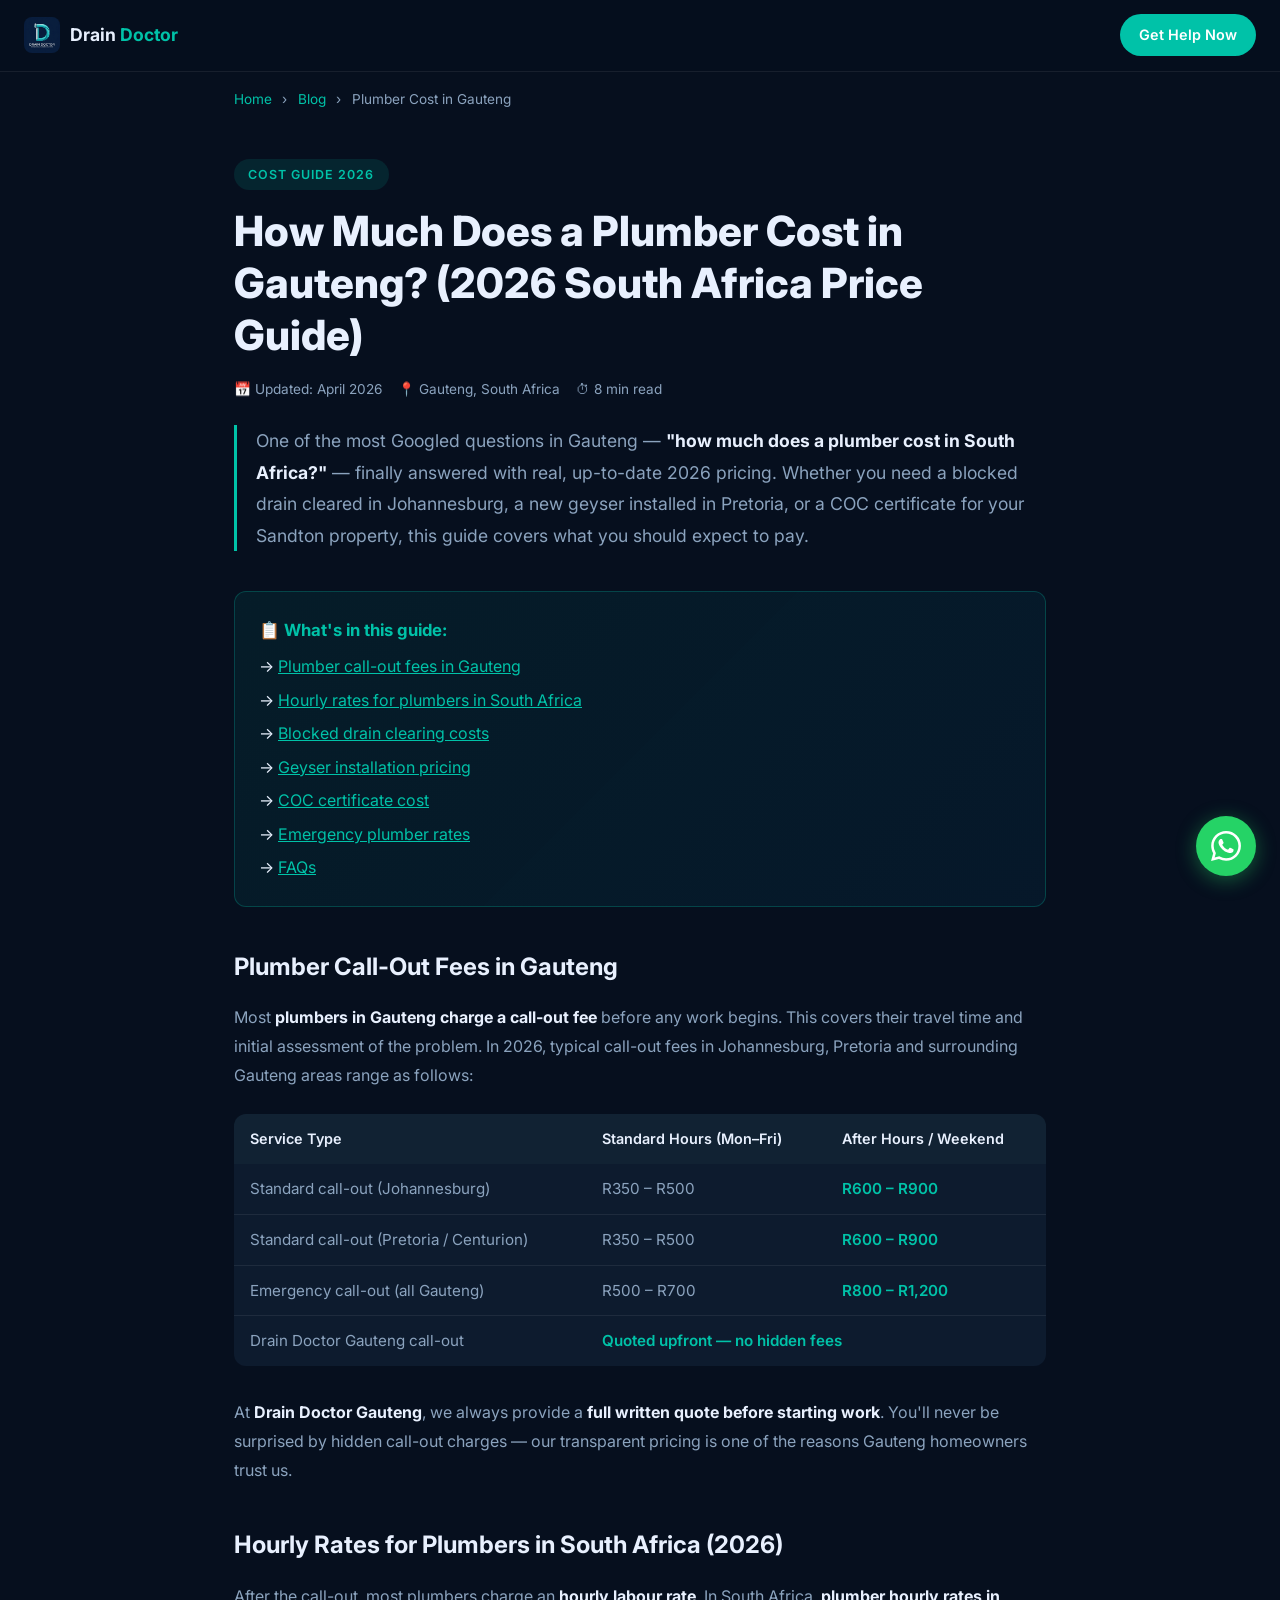
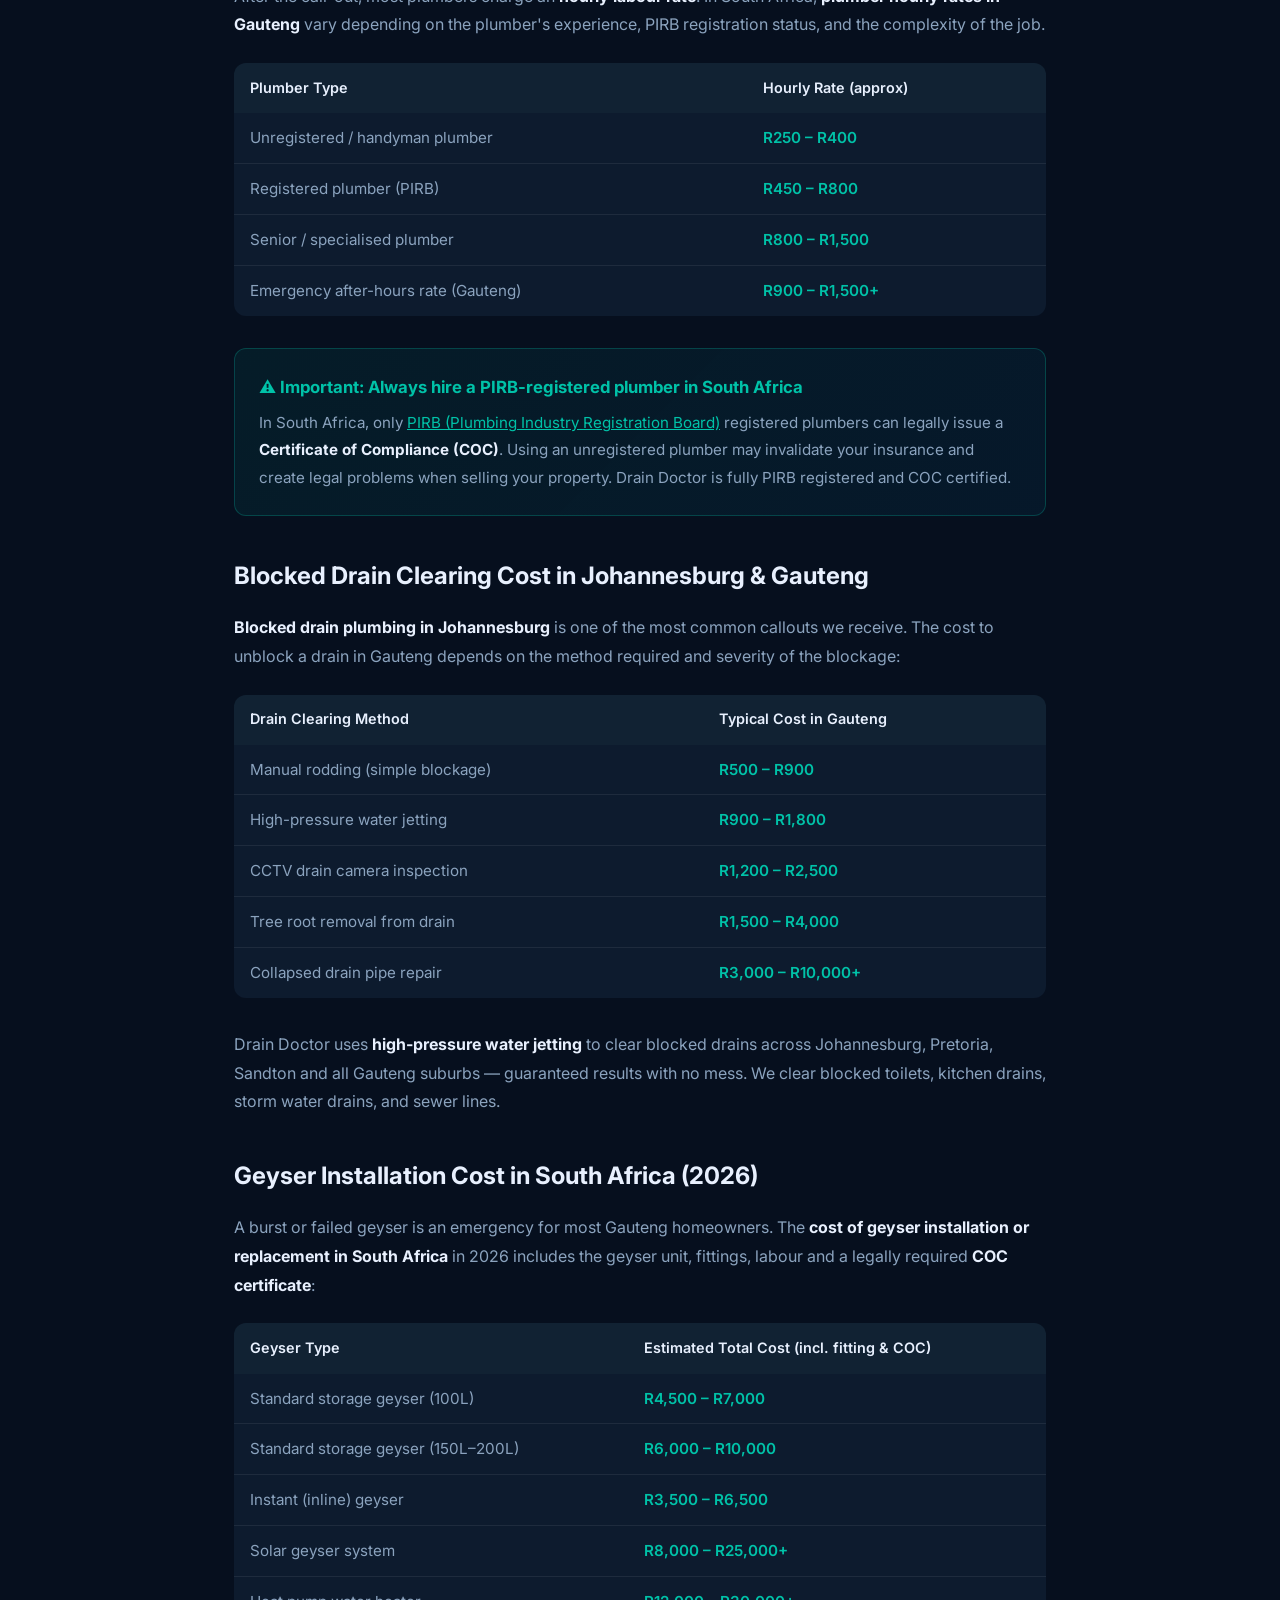
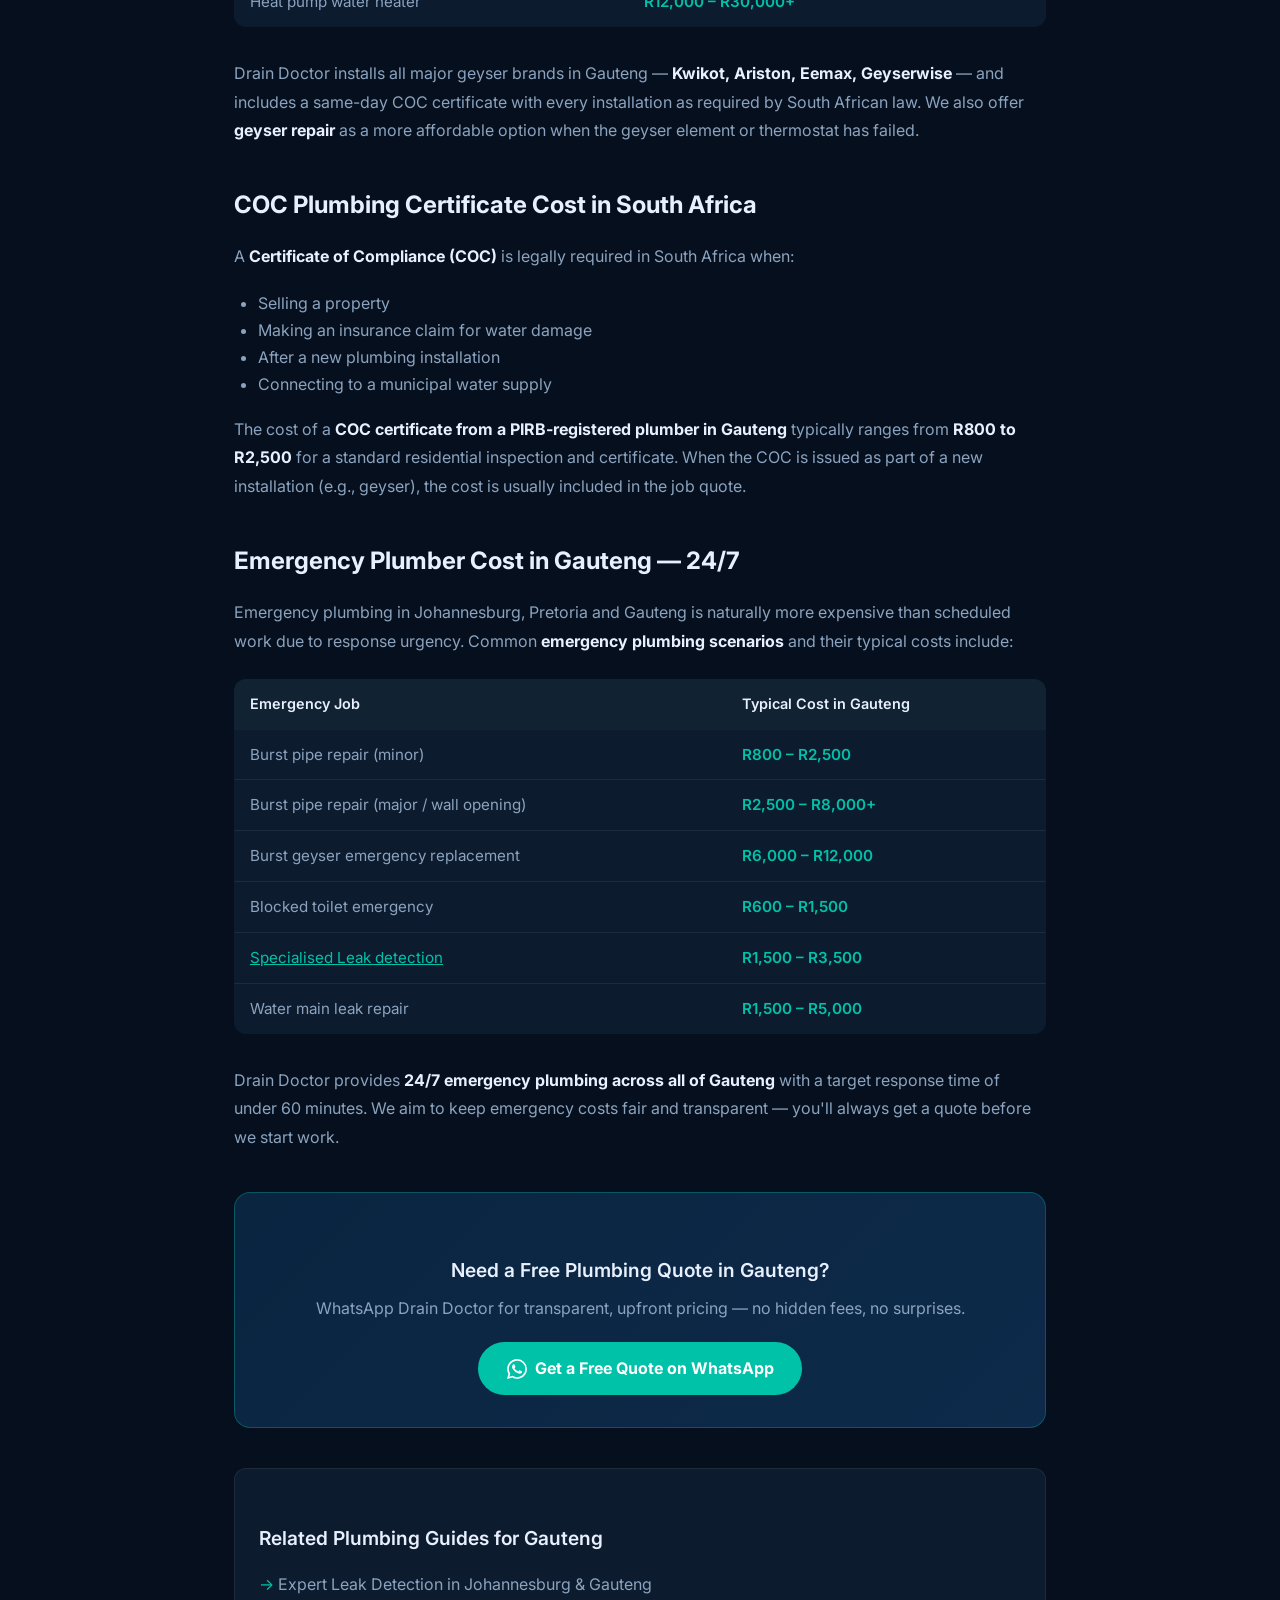
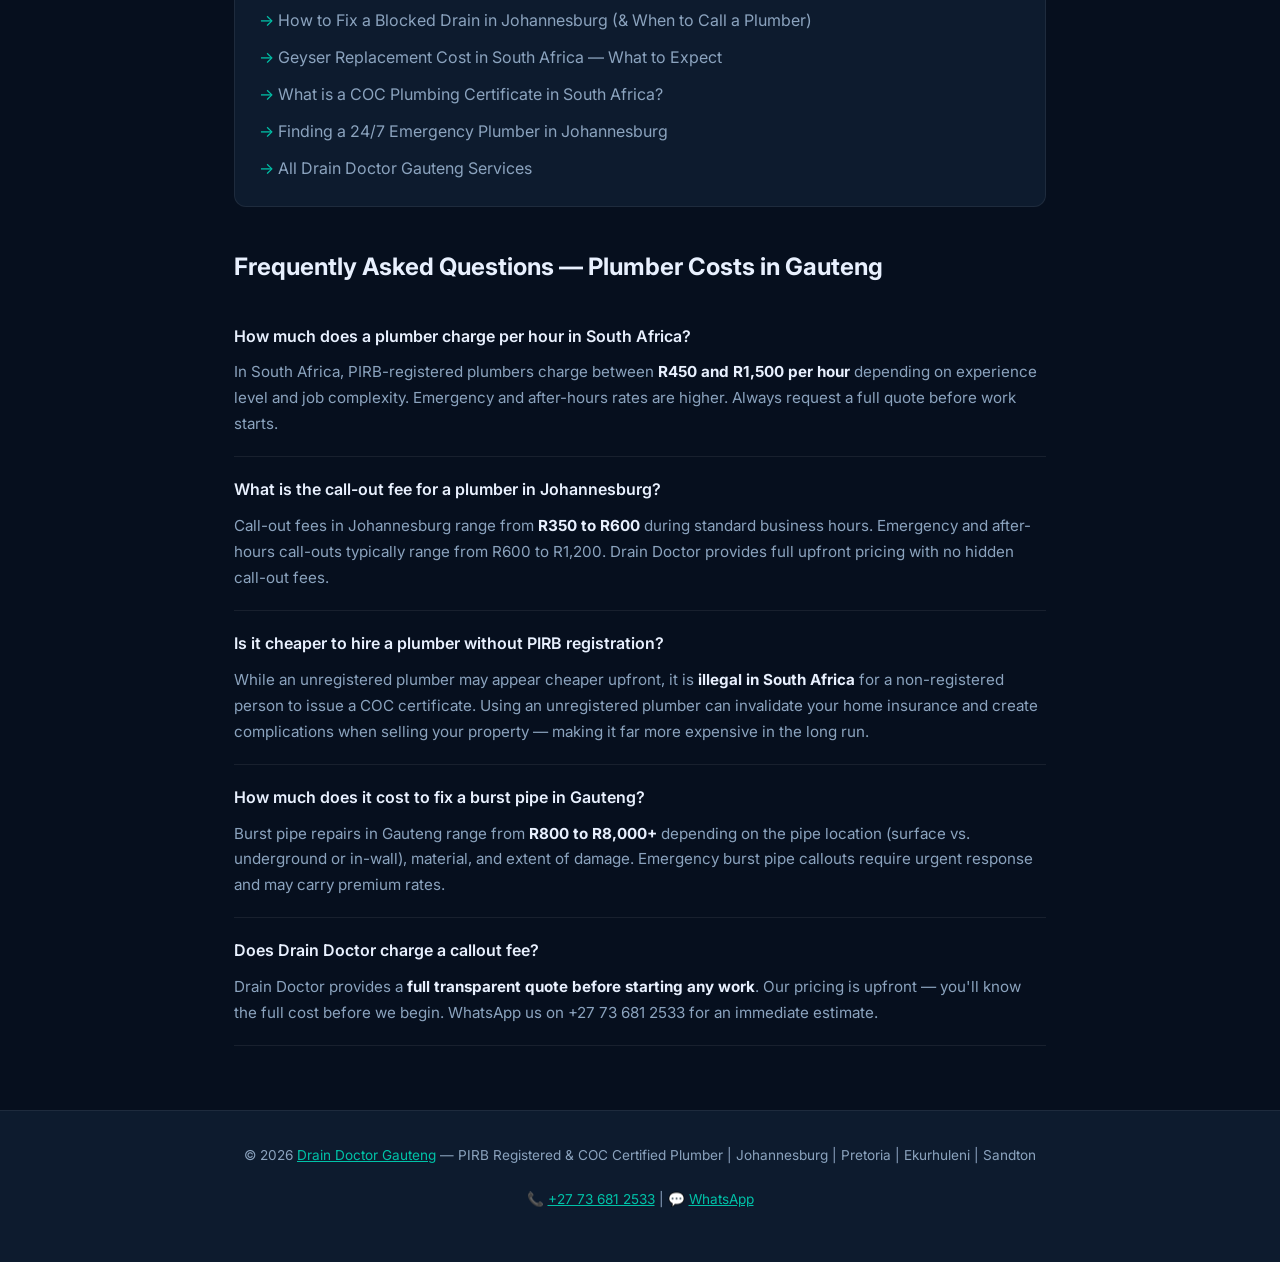
<file: blog/plumber-cost-gauteng.html>
<!DOCTYPE html>
<html lang="en-ZA">
<head>
  <meta charset="UTF-8" />
  <meta name="viewport" content="width=device-width, initial-scale=1.0" />

  <!-- ===== PRIMARY SEO: Long-tail keyword targeting ===== -->
  <title>How Much Does a Plumber Cost in Gauteng? (2026 Price Guide)</title>
  <meta name="description" content="Wondering what a plumber costs in Gauteng? Our 2026 South Africa price guide covers callout fees, hourly rates, drain cleaning, geyser installation & COC pricing. Get a free quote from Drain Doctor." />
  <meta name="keywords" content="plumber cost Gauteng, plumber price South Africa, how much does a plumber charge in Johannesburg, plumbing rates Gauteng 2026, plumber callout fee South Africa, drain cleaning cost Johannesburg" />
  <meta name="author" content="Drain Doctor Gauteng" />
  <meta name="robots" content="index, follow" />
  <meta name="geo.region" content="ZA-GP" />
  <meta name="geo.placename" content="Gauteng, South Africa" />
  <link rel="canonical" href="https://draindoctor.plumbing/blog/plumber-cost-gauteng.html" />

  <!-- Open Graph -->
  <meta property="og:title" content="How Much Does a Plumber Cost in Gauteng? 2026 Price Guide" />
  <meta property="og:description" content="2026 South Africa plumbing cost guide — from R350/hour call-outs to geyser installations. Transparent pricing from Drain Doctor Gauteng." />
  <meta property="og:type" content="article" />
  <meta property="og:url" content="https://draindoctor.plumbing/blog/plumber-cost-gauteng.html" />
  <meta property="og:locale" content="en_ZA" />
  <meta property="og:site_name" content="Drain Doctor Gauteng" />

  <!-- Article Schema -->
  <script type="application/ld+json">
  {
    "@context": "https://schema.org",
    "@type": "Article",
    "headline": "How Much Does a Plumber Cost in Gauteng? 2026 Price Guide",
    "description": "A comprehensive 2026 guide to plumbing costs in Gauteng, South Africa — covering call-out fees, hourly rates, drain cleaning, geyser installation and COC certification pricing.",
    "author": {"@type": "Organization", "name": "Drain Doctor Gauteng"},
    "publisher": {"@type": "Organization", "name": "Drain Doctor Gauteng", "url": "https://draindoctor.plumbing"},
    "datePublished": "2026-04-15",
    "dateModified": "2026-04-15",
    "mainEntityOfPage": "https://draindoctor.plumbing/blog/plumber-cost-gauteng.html"
  }
  </script>

  <!-- Breadcrumb Schema -->
  <script type="application/ld+json">
  {
    "@context": "https://schema.org",
    "@type": "BreadcrumbList",
    "itemListElement": [
      {"@type": "ListItem", "position": 1, "name": "Home", "item": "https://draindoctor.plumbing/"},
      {"@type": "ListItem", "position": 2, "name": "Blog", "item": "https://draindoctor.plumbing/blog/"},
      {"@type": "ListItem", "position": 3, "name": "Plumber Cost in Gauteng", "item": "https://draindoctor.plumbing/blog/plumber-cost-gauteng.html"}
    ]
  }
  </script>

  <!-- FAQ Schema for PAA (People Also Ask) -->
  <script type="application/ld+json">
  {
    "@context": "https://schema.org",
    "@type": "FAQPage",
    "mainEntity": [
      {
        "@type": "Question",
        "name": "How much does a plumber charge per hour in South Africa?",
        "acceptedAnswer": {
          "@type": "Answer",
          "text": "In South Africa, plumbers typically charge between R350 and R1,500 per hour depending on the type of work and location. Emergency call-outs in Gauteng may carry a premium rate. Drain Doctor offers transparent, upfront quotes so you know the cost before work begins."
        }
      },
      {
        "@type": "Question",
        "name": "What is the call-out fee for a plumber in Johannesburg?",
        "acceptedAnswer": {
          "@type": "Answer",
          "text": "Plumber call-out fees in Johannesburg generally range from R350 to R600 for standard hours. After-hours and weekend emergency call-outs can be higher. Always ask for a full written quote before your plumber starts work."
        }
      },
      {
        "@type": "Question",
        "name": "How much does drain cleaning cost in Gauteng?",
        "acceptedAnswer": {
          "@type": "Answer",
          "text": "Drain cleaning in Gauteng typically costs between R500 and R1,500 depending on the severity of the blockage and the method used (high-pressure jetting vs. manual rodding). Drain Doctor offers competitive rates for blocked drain clearing across Johannesburg and Pretoria."
        }
      },
      {
        "@type": "Question",
        "name": "How much does a geyser installation cost in South Africa in 2026?",
        "acceptedAnswer": {
          "@type": "Answer",
          "text": "A new geyser installation in South Africa in 2026 costs approximately R4,500 to R12,000 including the geyser unit, fittings, and labour. Solar geysers and heat pumps cost more. A COC certificate is legally required and is typically included in the installation cost."
        }
      }
    ]
  }
  </script>

  <link rel="preconnect" href="https://fonts.googleapis.com" />
  <link rel="preconnect" href="https://fonts.gstatic.com" crossorigin />
  <link href="https://fonts.googleapis.com/css2?family=Inter:wght@300;400;500;600;700;800&family=Poppins:wght@400;500;600&display=swap" rel="stylesheet" />
  <link rel="icon" type="image/png" href="../assets/logo.png" />

  <style>
    :root {
      --primary: #0A2540;
      --accent: #00C2A8;
      --accent2: #0EA5E9;
      --bg: #060F1E;
      --surface: #0D1B2E;
      --surface2: #112233;
      --text: #E8F0FE;
      --text-muted: #8BA3BE;
      --border: rgba(255,255,255,0.07);
    }
    *, *::before, *::after { box-sizing: border-box; margin: 0; padding: 0; }
    html { scroll-behavior: smooth; }
    body {
      font-family: 'Inter', sans-serif;
      background: var(--bg);
      color: var(--text);
      line-height: 1.7;
      font-size: 16px;
    }

    /* Navbar */
    .navbar {
      position: sticky; top: 0; z-index: 100;
      background: rgba(6,15,30,0.95);
      backdrop-filter: blur(16px);
      border-bottom: 1px solid var(--border);
      padding: 0.9rem 1.5rem;
      display: flex; align-items: center; justify-content: space-between;
    }
    .nav-logo { display: flex; align-items: center; gap: 0.6rem; text-decoration: none; }
    .nav-logo img { width: 36px; height: 36px; border-radius: 8px; object-fit: contain; }
    .nav-logo-text { font-weight: 700; color: var(--text); font-size: 1.1rem; }
    .nav-logo-text strong { color: var(--accent); }
    .nav-cta {
      background: var(--accent); color: #fff; padding: 0.55rem 1.2rem;
      border-radius: 50px; font-weight: 600; font-size: 0.9rem;
      text-decoration: none; transition: opacity 0.2s;
    }
    .nav-cta:hover { opacity: 0.88; }

    /* Breadcrumb */
    .breadcrumb {
      padding: 1rem 1.5rem;
      font-size: 0.85rem;
      color: var(--text-muted);
      max-width: 860px; margin: 0 auto;
    }
    .breadcrumb a { color: var(--accent); text-decoration: none; }
    .breadcrumb span { margin: 0 0.4rem; }

    /* Article */
    .article-wrap { max-width: 860px; margin: 0 auto; padding: 2rem 1.5rem 4rem; }

    .article-header { margin-bottom: 2.5rem; }
    .article-tag {
      display: inline-block;
      background: rgba(0,194,168,0.12);
      color: var(--accent);
      font-size: 0.78rem; font-weight: 600; letter-spacing: 0.08em;
      text-transform: uppercase; padding: 0.3rem 0.9rem;
      border-radius: 50px; margin-bottom: 1rem;
    }
    h1 {
      font-size: clamp(1.8rem, 4vw, 2.6rem);
      font-weight: 800; line-height: 1.25;
      color: var(--text); margin-bottom: 1rem;
    }
    .article-meta {
      display: flex; gap: 1rem; flex-wrap: wrap;
      font-size: 0.85rem; color: var(--text-muted);
      margin-bottom: 1.5rem;
    }
    .article-intro {
      font-size: 1.1rem; color: var(--text-muted);
      border-left: 3px solid var(--accent);
      padding-left: 1.2rem; margin-bottom: 2rem;
      line-height: 1.8;
    }

    /* Content */
    h2 { font-size: 1.5rem; font-weight: 700; color: var(--text); margin: 2.5rem 0 1rem; }
    h3 { font-size: 1.2rem; font-weight: 600; color: var(--accent); margin: 1.8rem 0 0.7rem; }
    p { margin-bottom: 1.2rem; color: var(--text-muted); line-height: 1.8; }
    strong { color: var(--text); }
    a { color: var(--accent); text-decoration: underline; }

    /* Price Table */
    .price-table { width: 100%; border-collapse: collapse; margin: 1.5rem 0 2rem; border-radius: 12px; overflow: hidden; }
    .price-table th {
      background: var(--surface2); color: var(--text);
      font-weight: 600; padding: 0.8rem 1rem; text-align: left;
      font-size: 0.9rem;
    }
    .price-table td {
      padding: 0.75rem 1rem; border-bottom: 1px solid var(--border);
      font-size: 0.95rem; color: var(--text-muted);
      background: var(--surface);
    }
    .price-table tr:last-child td { border-bottom: none; }
    .price-table td:last-child { color: var(--accent); font-weight: 600; }

    /* Info box */
    .info-box {
      background: linear-gradient(135deg, rgba(0,194,168,0.08), rgba(14,165,233,0.06));
      border: 1px solid rgba(0,194,168,0.25);
      border-radius: 12px; padding: 1.5rem; margin: 2rem 0;
    }
    .info-box .info-title { color: var(--accent); font-weight: 700; margin-bottom: 0.5rem; font-size: 1.05rem; }

    /* CTA Box */
    .cta-box {
      background: linear-gradient(135deg, var(--primary), #0D2A4A);
      border: 1px solid rgba(0,194,168,0.3);
      border-radius: 16px; padding: 2rem; margin: 2.5rem 0;
      text-align: center;
    }
    .cta-box h3 { color: var(--text); margin-bottom: 0.5rem; }
    .cta-box p { margin-bottom: 1.2rem; }
    .btn-cta {
      display: inline-flex; align-items: center; gap: 0.5rem;
      background: var(--accent); color: #fff;
      padding: 0.8rem 1.8rem; border-radius: 50px;
      font-weight: 700; font-size: 1rem; text-decoration: none;
      transition: transform 0.2s, opacity 0.2s;
    }
    .btn-cta:hover { transform: translateY(-2px); opacity: 0.9; }

    /* FAQ */
    .faq-item { border-bottom: 1px solid var(--border); padding: 1.2rem 0; }
    .faq-q { font-weight: 600; color: var(--text); font-size: 1rem; margin-bottom: 0.6rem; }
    .faq-a { color: var(--text-muted); font-size: 0.95rem; }

    /* Internal links section */
    .related-links {
      background: var(--surface); border: 1px solid var(--border);
      border-radius: 12px; padding: 1.5rem; margin: 2.5rem 0;
    }
    .related-links h3 { color: var(--text); margin-bottom: 1rem; }
    .related-links ul { list-style: none; display: flex; flex-direction: column; gap: 0.6rem; }
    .related-links li::before { content: "→ "; color: var(--accent); }
    .related-links a { text-decoration: none; color: var(--text-muted); }
    .related-links a:hover { color: var(--accent); }

    /* Footer */
    .blog-footer {
      background: var(--surface); border-top: 1px solid var(--border);
      padding: 2rem 1.5rem; text-align: center;
      font-size: 0.85rem; color: var(--text-muted);
    }
    .blog-footer a { color: var(--accent); }

    /* Floating WA */
    .wa-float {
      position: fixed; bottom: 1.5rem; right: 1.5rem; z-index: 999;
      background: #25D366; color: #fff;
      width: 60px; height: 60px; border-radius: 50%;
      display: flex; align-items: center; justify-content: center;
      box-shadow: 0 4px 20px rgba(37,211,102,0.4);
      text-decoration: none; transition: transform 0.2s;
    }
    .wa-float:hover { transform: scale(1.1); }
    .wa-float svg { width: 30px; height: 30px; }

    @media (max-width: 600px) {
      h1 { font-size: 1.6rem; }
      .price-table { font-size: 0.85rem; }
      .price-table th, .price-table td { padding: 0.6rem 0.7rem; }
    }
  </style>
</head>
<body>

  <!-- Navbar -->
  <nav class="navbar">
    <a href="../index.html" class="nav-logo">
      <img src="../assets/logo.png" alt="Drain Doctor Gauteng" />
      <span class="nav-logo-text">Drain <strong>Doctor</strong></span>
    </a>
    <a href="https://wa.me/27736812533?text=Hi%20Drain%20Doctor%2C%20I%20need%20a%20plumber" class="nav-cta" target="_blank" rel="noopener">Get Help Now</a>
  </nav>

  <!-- Breadcrumb -->
  <nav class="breadcrumb" aria-label="Breadcrumb">
    <a href="../index.html">Home</a>
    <span>›</span>
    <a href="index.html">Blog</a>
    <span>›</span>
    Plumber Cost in Gauteng
  </nav>

  <!-- Article -->
  <article class="article-wrap">
    <header class="article-header">
      <div class="article-tag">Cost Guide 2026</div>
      <h1>How Much Does a Plumber Cost in Gauteng? (2026 South Africa Price Guide)</h1>
      <div class="article-meta">
        <span>📅 Updated: April 2026</span>
        <span>📍 Gauteng, South Africa</span>
        <span>⏱ 8 min read</span>
      </div>
      <p class="article-intro">
        One of the most Googled questions in Gauteng — <strong>"how much does a plumber cost in South Africa?"</strong> — finally answered with real, up-to-date 2026 pricing. Whether you need a blocked drain cleared in Johannesburg, a new geyser installed in Pretoria, or a COC certificate for your Sandton property, this guide covers what you should expect to pay.
      </p>
    </header>

    <!-- Table of Contents -->
    <div class="info-box">
      <div class="info-title">📋 What's in this guide:</div>
      <ul style="list-style: none; display: flex; flex-direction: column; gap: 0.4rem; margin-top: 0.5rem;">
        <li>→ <a href="#callout-fee">Plumber call-out fees in Gauteng</a></li>
        <li>→ <a href="#hourly-rates">Hourly rates for plumbers in South Africa</a></li>
        <li>→ <a href="#drain-cost">Blocked drain clearing costs</a></li>
        <li>→ <a href="#geyser-cost">Geyser installation pricing</a></li>
        <li>→ <a href="#coc-cost">COC certificate cost</a></li>
        <li>→ <a href="#emergency-cost">Emergency plumber rates</a></li>
        <li>→ <a href="#faq">FAQs</a></li>
      </ul>
    </div>

    <h2 id="callout-fee">Plumber Call-Out Fees in Gauteng</h2>
    <p>
      Most <strong>plumbers in Gauteng charge a call-out fee</strong> before any work begins. This covers their travel time and initial assessment of the problem. In 2026, typical call-out fees in Johannesburg, Pretoria and surrounding Gauteng areas range as follows:
    </p>

    <table class="price-table" aria-label="Plumber call-out fees Gauteng">
      <thead>
        <tr>
          <th>Service Type</th>
          <th>Standard Hours (Mon–Fri)</th>
          <th>After Hours / Weekend</th>
        </tr>
      </thead>
      <tbody>
        <tr>
          <td>Standard call-out (Johannesburg)</td>
          <td>R350 – R500</td>
          <td>R600 – R900</td>
        </tr>
        <tr>
          <td>Standard call-out (Pretoria / Centurion)</td>
          <td>R350 – R500</td>
          <td>R600 – R900</td>
        </tr>
        <tr>
          <td>Emergency call-out (all Gauteng)</td>
          <td>R500 – R700</td>
          <td>R800 – R1,200</td>
        </tr>
        <tr>
          <td>Drain Doctor Gauteng call-out</td>
          <td colspan="2">Quoted upfront — no hidden fees</td>
        </tr>
      </tbody>
    </table>

    <p>
      At <strong>Drain Doctor Gauteng</strong>, we always provide a <strong>full written quote before starting work</strong>. You'll never be surprised by hidden call-out charges — our transparent pricing is one of the reasons Gauteng homeowners trust us.
    </p>

    <h2 id="hourly-rates">Hourly Rates for Plumbers in South Africa (2026)</h2>
    <p>
      After the call-out, most plumbers charge an <strong>hourly labour rate</strong>. In South Africa, <strong>plumber hourly rates in Gauteng</strong> vary depending on the plumber's experience, PIRB registration status, and the complexity of the job.
    </p>

    <table class="price-table" aria-label="Plumber hourly rates South Africa 2026">
      <thead>
        <tr>
          <th>Plumber Type</th>
          <th>Hourly Rate (approx)</th>
        </tr>
      </thead>
      <tbody>
        <tr>
          <td>Unregistered / handyman plumber</td>
          <td>R250 – R400</td>
        </tr>
        <tr>
          <td>Registered plumber (PIRB)</td>
          <td>R450 – R800</td>
        </tr>
        <tr>
          <td>Senior / specialised plumber</td>
          <td>R800 – R1,500</td>
        </tr>
        <tr>
          <td>Emergency after-hours rate (Gauteng)</td>
          <td>R900 – R1,500+</td>
        </tr>
      </tbody>
    </table>

    <div class="info-box">
      <div class="info-title">⚠️ Important: Always hire a PIRB-registered plumber in South Africa</div>
      <p style="margin: 0.5rem 0 0; font-size: 0.95rem;">
        In South Africa, only <a href="https://pirb.co.za" target="_blank" rel="noopener noreferrer">PIRB (Plumbing Industry Registration Board)</a> registered plumbers can legally issue a <strong>Certificate of Compliance (COC)</strong>. Using an unregistered plumber may invalidate your insurance and create legal problems when selling your property. Drain Doctor is fully PIRB registered and COC certified.
      </p>
    </div>

    <h2 id="drain-cost">Blocked Drain Clearing Cost in Johannesburg & Gauteng</h2>
    <p>
      <strong>Blocked drain plumbing in Johannesburg</strong> is one of the most common callouts we receive. The cost to unblock a drain in Gauteng depends on the method required and severity of the blockage:
    </p>

    <table class="price-table" aria-label="Drain unblocking costs Gauteng">
      <thead>
        <tr>
          <th>Drain Clearing Method</th>
          <th>Typical Cost in Gauteng</th>
        </tr>
      </thead>
      <tbody>
        <tr>
          <td>Manual rodding (simple blockage)</td>
          <td>R500 – R900</td>
        </tr>
        <tr>
          <td>High-pressure water jetting</td>
          <td>R900 – R1,800</td>
        </tr>
        <tr>
          <td>CCTV drain camera inspection</td>
          <td>R1,200 – R2,500</td>
        </tr>
        <tr>
          <td>Tree root removal from drain</td>
          <td>R1,500 – R4,000</td>
        </tr>
        <tr>
          <td>Collapsed drain pipe repair</td>
          <td>R3,000 – R10,000+</td>
        </tr>
      </tbody>
    </table>

    <p>
      Drain Doctor uses <strong>high-pressure water jetting</strong> to clear blocked drains across Johannesburg, Pretoria, Sandton and all Gauteng suburbs — guaranteed results with no mess. We clear blocked toilets, kitchen drains, storm water drains, and sewer lines.
    </p>

    <h2 id="geyser-cost">Geyser Installation Cost in South Africa (2026)</h2>
    <p>
      A burst or failed geyser is an emergency for most Gauteng homeowners. The <strong>cost of geyser installation or replacement in South Africa</strong> in 2026 includes the geyser unit, fittings, labour and a legally required <strong>COC certificate</strong>:
    </p>

    <table class="price-table" aria-label="Geyser installation cost South Africa 2026">
      <thead>
        <tr>
          <th>Geyser Type</th>
          <th>Estimated Total Cost (incl. fitting & COC)</th>
        </tr>
      </thead>
      <tbody>
        <tr>
          <td>Standard storage geyser (100L)</td>
          <td>R4,500 – R7,000</td>
        </tr>
        <tr>
          <td>Standard storage geyser (150L–200L)</td>
          <td>R6,000 – R10,000</td>
        </tr>
        <tr>
          <td>Instant (inline) geyser</td>
          <td>R3,500 – R6,500</td>
        </tr>
        <tr>
          <td>Solar geyser system</td>
          <td>R8,000 – R25,000+</td>
        </tr>
        <tr>
          <td>Heat pump water heater</td>
          <td>R12,000 – R30,000+</td>
        </tr>
      </tbody>
    </table>

    <p>
      Drain Doctor installs all major geyser brands in Gauteng — <strong>Kwikot, Ariston, Eemax, Geyserwise</strong> — and includes a same-day COC certificate with every installation as required by South African law. We also offer <strong>geyser repair</strong> as a more affordable option when the geyser element or thermostat has failed.
    </p>

    <h2 id="coc-cost">COC Plumbing Certificate Cost in South Africa</h2>
    <p>
      A <strong>Certificate of Compliance (COC)</strong> is legally required in South Africa when:
    </p>
    <ul style="list-style: disc; padding-left: 1.5rem; margin: 0.5rem 0 1rem; color: var(--text-muted);">
      <li>Selling a property</li>
      <li>Making an insurance claim for water damage</li>
      <li>After a new plumbing installation</li>
      <li>Connecting to a municipal water supply</li>
    </ul>
    <p>
      The cost of a <strong>COC certificate from a PIRB-registered plumber in Gauteng</strong> typically ranges from <strong>R800 to R2,500</strong> for a standard residential inspection and certificate. When the COC is issued as part of a new installation (e.g., geyser), the cost is usually included in the job quote.
    </p>

    <h2 id="emergency-cost">Emergency Plumber Cost in Gauteng — 24/7</h2>
    <p>
      Emergency plumbing in Johannesburg, Pretoria and Gauteng is naturally more expensive than scheduled work due to response urgency. Common <strong>emergency plumbing scenarios</strong> and their typical costs include:
    </p>

    <table class="price-table" aria-label="Emergency plumber cost Gauteng">
      <thead>
        <tr>
          <th>Emergency Job</th>
          <th>Typical Cost in Gauteng</th>
        </tr>
      </thead>
      <tbody>
        <tr>
          <td>Burst pipe repair (minor)</td>
          <td>R800 – R2,500</td>
        </tr>
        <tr>
          <td>Burst pipe repair (major / wall opening)</td>
          <td>R2,500 – R8,000+</td>
        </tr>
        <tr>
          <td>Burst geyser emergency replacement</td>
          <td>R6,000 – R12,000</td>
        </tr>
        <tr>
          <td>Blocked toilet emergency</td>
          <td>R600 – R1,500</td>
        </tr>
        <tr>
          <td><a href="leak-detection-gauteng.html">Specialised Leak detection</a></td>
          <td>R1,500 – R3,500</td>
        </tr>
        <tr>
          <td>Water main leak repair</td>
          <td>R1,500 – R5,000</td>
        </tr>
      </tbody>
    </table>

    <p>
      Drain Doctor provides <strong>24/7 emergency plumbing across all of Gauteng</strong> with a target response time of under 60 minutes. We aim to keep emergency costs fair and transparent — you'll always get a quote before we start work.
    </p>

    <div class="cta-box">
      <h3>Need a Free Plumbing Quote in Gauteng?</h3>
      <p>WhatsApp Drain Doctor for transparent, upfront pricing — no hidden fees, no surprises.</p>
      <a href="https://wa.me/27736812533?text=Hi%20Drain%20Doctor%2C%20I%20need%20a%20plumbing%20quote" class="btn-cta" target="_blank" rel="noopener">
        <svg width="20" height="20" viewBox="0 0 24 24" fill="currentColor"><path d="M17.472 14.382c-.297-.149-1.758-.867-2.03-.967-.273-.099-.471-.148-.67.15-.197.297-.767.966-.94 1.164-.173.199-.347.223-.644.075-.297-.15-1.255-.463-2.39-1.475-.883-.788-1.48-1.761-1.653-2.059-.173-.297-.018-.458.13-.606.134-.133.298-.347.446-.52.149-.174.198-.298.298-.497.099-.198.05-.371-.025-.52-.075-.149-.669-1.612-.916-2.207-.242-.579-.487-.5-.669-.51-.173-.008-.371-.01-.57-.01-.198 0-.52.074-.792.372-.272.297-1.04 1.016-1.04 2.479 0 1.462 1.065 2.875 1.213 3.074.149.198 2.096 3.2 5.077 4.487.709.306 1.262.489 1.694.625.712.227 1.36.195 1.871.118.571-.085 1.758-.719 2.006-1.413.248-.694.248-1.289.173-1.413-.074-.124-.272-.198-.57-.347m-5.421 7.403h-.004a9.87 9.87 0 01-5.031-1.378l-.361-.214-3.741.982.998-3.648-.235-.374a9.86 9.86 0 01-1.51-5.26c.001-5.45 4.436-9.884 9.888-9.884 2.64 0 5.122 1.03 6.988 2.898a9.825 9.825 0 012.893 6.994c-.003 5.45-4.437 9.884-9.885 9.884m8.413-18.297A11.815 11.815 0 0012.05 0C5.495 0 .16 5.335.157 11.892c0 2.096.547 4.142 1.588 5.945L.057 24l6.305-1.654a11.882 11.882 0 005.683 1.448h.005c6.554 0 11.89-5.335 11.893-11.893a11.821 11.821 0 00-3.48-8.413z"/></svg>
        Get a Free Quote on WhatsApp
      </a>
    </div>

    <!-- Internal Links -->
    <div class="related-links">
      <h3>Related Plumbing Guides for Gauteng</h3>
      <ul>
        <li><a href="leak-detection-gauteng.html">Expert Leak Detection in Johannesburg & Gauteng</a></li>
        <li><a href="blocked-drain-johannesburg.html">How to Fix a Blocked Drain in Johannesburg (& When to Call a Plumber)</a></li>
        <li><a href="geyser-replacement-cost-south-africa.html">Geyser Replacement Cost in South Africa — What to Expect</a></li>
        <li><a href="coc-certificate-south-africa-what-is-it.html">What is a COC Plumbing Certificate in South Africa?</a></li>
        <li><a href="emergency-plumber-johannesburg.html">Finding a 24/7 Emergency Plumber in Johannesburg</a></li>
        <li><a href="../index.html#services">All Drain Doctor Gauteng Services</a></li>
      </ul>
    </div>

    <!-- FAQ Section -->
    <section id="faq">
      <h2>Frequently Asked Questions — Plumber Costs in Gauteng</h2>

      <div class="faq-item">
        <div class="faq-q">How much does a plumber charge per hour in South Africa?</div>
        <div class="faq-a">In South Africa, PIRB-registered plumbers charge between <strong>R450 and R1,500 per hour</strong> depending on experience level and job complexity. Emergency and after-hours rates are higher. Always request a full quote before work starts.</div>
      </div>

      <div class="faq-item">
        <div class="faq-q">What is the call-out fee for a plumber in Johannesburg?</div>
        <div class="faq-a">Call-out fees in Johannesburg range from <strong>R350 to R600</strong> during standard business hours. Emergency and after-hours call-outs typically range from R600 to R1,200. Drain Doctor provides full upfront pricing with no hidden call-out fees.</div>
      </div>

      <div class="faq-item">
        <div class="faq-q">Is it cheaper to hire a plumber without PIRB registration?</div>
        <div class="faq-a">While an unregistered plumber may appear cheaper upfront, it is <strong>illegal in South Africa</strong> for a non-registered person to issue a COC certificate. Using an unregistered plumber can invalidate your home insurance and create complications when selling your property — making it far more expensive in the long run.</div>
      </div>

      <div class="faq-item">
        <div class="faq-q">How much does it cost to fix a burst pipe in Gauteng?</div>
        <div class="faq-a">Burst pipe repairs in Gauteng range from <strong>R800 to R8,000+</strong> depending on the pipe location (surface vs. underground or in-wall), material, and extent of damage. Emergency burst pipe callouts require urgent response and may carry premium rates.</div>
      </div>

      <div class="faq-item">
        <div class="faq-q">Does Drain Doctor charge a callout fee?</div>
        <div class="faq-a">Drain Doctor provides a <strong>full transparent quote before starting any work</strong>. Our pricing is upfront — you'll know the full cost before we begin. WhatsApp us on +27 73 681 2533 for an immediate estimate.</div>
      </div>
    </section>

  </article>

  <!-- Footer -->
  <footer class="blog-footer">
    <p>© 2026 <a href="../index.html">Drain Doctor Gauteng</a> — PIRB Registered &amp; COC Certified Plumber | Johannesburg | Pretoria | Ekurhuleni | Sandton</p>
    <p style="margin-top: 0.4rem;">📞 <a href="tel:+27736812533">+27 73 681 2533</a> | 💬 <a href="https://wa.me/27736812533" target="_blank" rel="noopener">WhatsApp</a></p>
  </footer>

  <!-- Floating WhatsApp -->
  <a href="https://wa.me/27736812533?text=Hi%20Drain%20Doctor%2C%20I%20have%20a%20plumbing%20question" class="wa-float" target="_blank" rel="noopener" aria-label="WhatsApp Drain Doctor">
    <svg viewBox="0 0 24 24" fill="currentColor"><path d="M17.472 14.382c-.297-.149-1.758-.867-2.03-.967-.273-.099-.471-.148-.67.15-.197.297-.767.966-.94 1.164-.173.199-.347.223-.644.075-.297-.15-1.255-.463-2.39-1.475-.883-.788-1.48-1.761-1.653-2.059-.173-.297-.018-.458.13-.606.134-.133.298-.347.446-.52.149-.174.198-.298.298-.497.099-.198.05-.371-.025-.52-.075-.149-.669-1.612-.916-2.207-.242-.579-.487-.5-.669-.51-.173-.008-.371-.01-.57-.01-.198 0-.52.074-.792.372-.272.297-1.04 1.016-1.04 2.479 0 1.462 1.065 2.875 1.213 3.074.149.198 2.096 3.2 5.077 4.487.709.306 1.262.489 1.694.625.712.227 1.36.195 1.871.118.571-.085 1.758-.719 2.006-1.413.248-.694.248-1.289.173-1.413-.074-.124-.272-.198-.57-.347m-5.421 7.403h-.004a9.87 9.87 0 01-5.031-1.378l-.361-.214-3.741.982.998-3.648-.235-.374a9.86 9.86 0 01-1.51-5.26c.001-5.45 4.436-9.884 9.888-9.884 2.64 0 5.122 1.03 6.988 2.898a9.825 9.825 0 012.893 6.994c-.003 5.45-4.437 9.884-9.885 9.884m8.413-18.297A11.815 11.815 0 0012.05 0C5.495 0 .16 5.335.157 11.892c0 2.096.547 4.142 1.588 5.945L.057 24l6.305-1.654a11.882 11.882 0 005.683 1.448h.005c6.554 0 11.89-5.335 11.893-11.893a11.821 11.821 0 00-3.48-8.413z"/></svg>
  </a>

</body>
</html>
</file>
<file: styles.css>
/* =============================================
   DRAIN DOCTOR — PREMIUM STYLESHEET
   Version: 1.0
   ============================================= */

/* ---------- RESET & BASE ---------- */
*, *::before, *::after { box-sizing: border-box; margin: 0; padding: 0; }

:root {
  --primary:   #0A2540;
  --accent:    #00C2A8;
  --accent-dark: #009d88;
  --accent-light: #00e5cc;
  --secondary: #E6F7F5;
  --text:      #111111;
  --text-muted:#4a5568;
  --text-light:#718096;
  --white:     #ffffff;
  --bg:        #f8fffe;
  --card-bg:   #ffffff;
  --shadow-xs: 0 1px 3px rgba(10,37,64,.06);
  --shadow-sm: 0 4px 16px rgba(10,37,64,.08);
  --shadow-md: 0 8px 32px rgba(10,37,64,.12);
  --shadow-lg: 0 16px 48px rgba(10,37,64,.16);
  --shadow-xl: 0 24px 64px rgba(10,37,64,.2);
  --radius-sm: 12px;
  --radius-md: 16px;
  --radius-lg: 24px;
  --radius-xl: 32px;
  --transition: 0.3s cubic-bezier(0.4, 0, 0.2, 1);
  --transition-slow: 0.5s cubic-bezier(0.4, 0, 0.2, 1);
  --font-head: 'Inter', -apple-system, BlinkMacSystemFont, sans-serif;
  --font-body: 'Poppins', 'Inter', sans-serif;
}

html {
  scroll-behavior: smooth;
  font-size: 16px;
}

body {
  font-family: var(--font-body);
  color: var(--text);
  background: var(--bg);
  line-height: 1.6;
  -webkit-font-smoothing: antialiased;
  overflow-x: hidden;
}

img { max-width: 100%; height: auto; display: block; }
a { text-decoration: none; color: inherit; }

.container {
  width: 100%;
  max-width: 1200px;
  margin: 0 auto;
  padding: 0 24px;
}

/* ---------- TYPOGRAPHY ---------- */
h1, h2, h3, h4 {
  font-family: var(--font-head);
  font-weight: 800;
  line-height: 1.15;
  letter-spacing: -0.02em;
}

.text-accent { color: var(--accent); }
.section-tag {
  display: inline-flex;
  align-items: center;
  gap: 8px;
  background: linear-gradient(135deg, rgba(0,194,168,.12), rgba(10,37,64,.06));
  color: var(--accent-dark);
  font-size: 0.75rem;
  font-weight: 700;
  letter-spacing: 0.1em;
  text-transform: uppercase;
  padding: 6px 14px;
  border-radius: 100px;
  border: 1px solid rgba(0,194,168,.25);
  margin-bottom: 16px;
}

.section-header {
  text-align: center;
  max-width: 640px;
  margin: 0 auto 60px;
}

.section-title {
  font-size: clamp(2rem, 4vw, 2.75rem);
  color: var(--primary);
  margin-bottom: 16px;
}

.section-subtitle {
  font-size: 1.0625rem;
  color: var(--text-muted);
  line-height: 1.6;
}

/* ---------- BUTTONS ---------- */
.btn {
  display: inline-flex;
  align-items: center;
  justify-content: center;
  gap: 10px;
  font-family: var(--font-head);
  font-weight: 700;
  font-size: 0.9375rem;
  padding: 14px 28px;
  border-radius: 100px;
  border: 2px solid transparent;
  cursor: pointer;
  transition: all var(--transition);
  text-decoration: none;
  white-space: nowrap;
  position: relative;
  overflow: hidden;
}

.btn::after {
  content: '';
  position: absolute;
  inset: 0;
  background: rgba(255,255,255,0);
  transition: background var(--transition);
}

.btn:hover::after { background: rgba(255,255,255,.08); }

.btn-primary {
  background: linear-gradient(135deg, var(--accent), var(--accent-dark));
  color: var(--white);
  box-shadow: 0 4px 20px rgba(0,194,168,.4);
}

.btn-primary:hover {
  transform: translateY(-2px);
  box-shadow: 0 8px 28px rgba(0,194,168,.5);
}

.btn-outline {
  background: rgba(255,255,255,.1);
  color: var(--white);
  border-color: rgba(255,255,255,.4);
  backdrop-filter: blur(8px);
}

.btn-outline:hover {
  background: rgba(255,255,255,.2);
  border-color: rgba(255,255,255,.6);
  transform: translateY(-2px);
}

.btn-white {
  background: var(--white);
  color: var(--primary);
  font-size: 1.0625rem;
  box-shadow: 0 4px 24px rgba(0,0,0,.2);
}

.btn-white:hover {
  transform: translateY(-3px);
  box-shadow: 0 12px 36px rgba(0,0,0,.3);
}

.btn-lg   { padding: 16px 34px; font-size: 1rem; }
.btn-xl   { padding: 20px 44px; font-size: 1.125rem; }

/* ---------- ANIMATIONS ---------- */
[data-animate] {
  opacity: 0;
  transform: translateY(32px);
  transition: opacity 0.7s ease, transform 0.7s ease;
}

[data-animate].visible {
  opacity: 1;
  transform: translateY(0);
}

/* ---------- NAVBAR ---------- */
.navbar {
  position: fixed;
  top: 0;
  left: 0;
  right: 0;
  z-index: 1000;
  padding: 18px 0;
  transition: all var(--transition);
}

.navbar.scrolled {
  background: rgba(10,37,64,.97);
  backdrop-filter: blur(20px);
  -webkit-backdrop-filter: blur(20px);
  padding: 12px 0;
  box-shadow: 0 4px 24px rgba(0,0,0,.25);
}

.navbar-inner {
  display: flex;
  align-items: center;
  justify-content: space-between;
  gap: 24px;
}

.logo {
  display: flex;
  align-items: center;
  gap: 10px;
  color: var(--white);
  font-family: var(--font-head);
  font-size: 1.3rem;
  font-weight: 700;
  text-decoration: none;
  flex-shrink: 0;
}

.logo-icon-wrap {
  width: 32px;
  height: 32px;
  border-radius: 8px;
  overflow: hidden;
  background: rgba(255, 255, 255, 0.05);
  display: flex;
  align-items: center;
  justify-content: center;
}

.logo-img {
  width: 100%;
  height: 100%;
  object-fit: cover;
  object-position: center top;
  transform: scale(1.6); /* Zoom in to focus on the 'D' icon only */
}

.logo-text strong { color: var(--accent); }

.nav-links {
  display: flex;
  align-items: center;
  gap: 8px;
}

.nav-link {
  color: rgba(255,255,255,.85);
  font-size: 0.875rem;
  font-weight: 500;
  padding: 8px 14px;
  border-radius: 8px;
  transition: color var(--transition), background var(--transition);
}

.nav-link:hover {
  color: var(--white);
  background: rgba(255,255,255,.08);
}

.nav-cta {
  background: linear-gradient(135deg, var(--accent), var(--accent-dark));
  color: var(--white);
  font-size: 0.875rem;
  font-weight: 700;
  padding: 10px 22px;
  border-radius: 100px;
  margin-left: 8px;
  box-shadow: 0 4px 16px rgba(0,194,168,.4);
  transition: all var(--transition);
}

.nav-cta:hover {
  transform: translateY(-2px);
  box-shadow: 0 6px 22px rgba(0,194,168,.55);
}

.hamburger {
  display: none;
  flex-direction: column;
  gap: 5px;
  background: none;
  border: none;
  cursor: pointer;
  padding: 8px;
  border-radius: 8px;
  transition: background var(--transition);
}

.hamburger:hover { background: rgba(255,255,255,.08); }

.hamburger span {
  display: block;
  width: 22px;
  height: 2px;
  background: var(--white);
  border-radius: 2px;
  transition: all var(--transition);
}

/* Mobile Nav */
.mobile-nav {
  position: fixed;
  top: 0;
  right: -100%;
  width: min(340px, 100vw);
  height: 100vh;
  background: var(--primary);
  z-index: 1100;
  display: flex;
  flex-direction: column;
  padding: 80px 32px 40px;
  gap: 8px;
  transition: right var(--transition-slow);
  box-shadow: -8px 0 40px rgba(0,0,0,.3);
}

.mobile-nav.open { right: 0; }

.mobile-nav-close {
  position: absolute;
  top: 24px;
  right: 24px;
  background: rgba(255,255,255,.1);
  border: none;
  color: var(--white);
  font-size: 1.25rem;
  width: 40px;
  height: 40px;
  border-radius: 50%;
  cursor: pointer;
  display: flex;
  align-items: center;
  justify-content: center;
  transition: background var(--transition);
}

.mobile-nav-close:hover { background: rgba(255,255,255,.2); }

.mobile-nav-link {
  color: rgba(255,255,255,.85);
  font-size: 1.125rem;
  font-weight: 500;
  padding: 14px 0;
  border-bottom: 1px solid rgba(255,255,255,.08);
  transition: color var(--transition);
}

.mobile-nav-link:hover { color: var(--accent); }

.mobile-nav-cta {
  margin-top: 24px;
  background: linear-gradient(135deg, var(--accent), var(--accent-dark));
  color: var(--white);
  font-weight: 700;
  font-size: 1rem;
  padding: 16px 24px;
  border-radius: 100px;
  text-align: center;
  box-shadow: 0 4px 20px rgba(0,194,168,.4);
}

.mobile-nav-overlay {
  position: fixed;
  inset: 0;
  background: rgba(0,0,0,.6);
  z-index: 1050;
  opacity: 0;
  pointer-events: none;
  transition: opacity var(--transition);
  backdrop-filter: blur(4px);
}

.mobile-nav-overlay.open {
  opacity: 1;
  pointer-events: auto;
}

/* ---------- HERO ---------- */
.hero {
  position: relative;
  min-height: 100vh;
  display: flex;
  align-items: center;
  overflow: hidden;
}

.hero-bg {
  position: absolute;
  inset: 0;
}

.hero-image-wrapper {
  position: absolute;
  inset: 0;
}

.hero-bg {
  position: absolute;
  inset: 0;
  background: #0A1628;
  z-index: 0;
  overflow: hidden;
}

.hero-slides {
  position: absolute;
  inset: 0;
  z-index: 0;
}

.hero-slide {
  position: absolute;
  inset: 0;
  opacity: 0;
  transition: opacity 1.5s ease-in-out;
}

.hero-slide.active {
  opacity: 1;
}

.hero-slide img {
  width: 100%;
  height: 100%;
  object-fit: cover;
  object-position: center;
}


.hero-overlay {
  position: absolute;
  inset: 0;
  background: linear-gradient(
    135deg,
    rgba(10,37,64,.85) 0%,
    rgba(10,37,64,.7) 40%,
    rgba(10,37,64,.4) 75%,
    rgba(6,21,32,0.6) 100%
  );
  z-index: 1;
}

.hero-content {
  position: relative;
  z-index: 2;
  padding-top: 120px;
  padding-bottom: 80px;
  max-width: 760px;
}

.hero-badge {
  display: inline-flex;
  align-items: center;
  gap: 8px;
  background: rgba(0,194,168,.15);
  border: 1px solid rgba(0,194,168,.35);
  backdrop-filter: blur(8px);
  color: var(--accent-light);
  font-size: 0.8125rem;
  font-weight: 600;
  padding: 8px 18px;
  border-radius: 100px;
  margin-bottom: 28px;
  letter-spacing: 0.03em;
  animation: fadeDown 0.8s ease both;
}

.badge-dot {
  width: 7px;
  height: 7px;
  background: var(--accent);
  border-radius: 50%;
  animation: pulse 2s infinite;
}

@keyframes pulse {
  0%, 100% { opacity: 1; transform: scale(1); }
  50% { opacity: .6; transform: scale(1.4); }
}

@keyframes fadeDown {
  from { opacity: 0; transform: translateY(-16px); }
  to   { opacity: 1; transform: translateY(0); }
}

@keyframes fadeUp {
  from { opacity: 0; transform: translateY(24px); }
  to   { opacity: 1; transform: translateY(0); }
}

.hero-headline {
  font-size: clamp(2.25rem, 5.5vw, 3.75rem);
  color: var(--white);
  margin-bottom: 24px;
  letter-spacing: -0.03em;
  line-height: 1.1;
  animation: fadeUp 0.9s 0.2s ease both;
}

.hero-accent {
  background: linear-gradient(135deg, var(--accent), var(--accent-light));
  -webkit-background-clip: text;
  -webkit-text-fill-color: transparent;
  background-clip: text;
}

.br-mobile { display: none; }

.hero-sub {
  font-size: clamp(1rem, 2.2vw, 1.1875rem);
  color: rgba(255,255,255,.8);
  margin-bottom: 36px;
  line-height: 1.7;
  font-weight: 400;
  animation: fadeUp 0.9s 0.4s ease both;
}

.hero-ctas {
  display: flex;
  flex-wrap: wrap;
  gap: 16px;
  margin-bottom: 48px;
  animation: fadeUp 0.9s 0.55s ease both;
}

.trust-bar {
  display: inline-flex;
  align-items: center;
  gap: 0;
  background: rgba(255, 255, 255, 0.05);
  border: 1px solid rgba(255, 255, 255, 0.12);
  backdrop-filter: blur(12px);
  -webkit-backdrop-filter: blur(12px);
  padding: 12px 24px;
  border-radius: 100px;
  animation: fadeUp 0.9s 0.7s ease both;
  box-shadow: 0 8px 32px rgba(0,0,0,0.2);
  position: relative;
  overflow: hidden;
  transition: all var(--transition);
}

.trust-bar:hover {
  background: rgba(255, 255, 255, 0.08);
  border-color: rgba(255, 255, 255, 0.2);
  transform: translateY(-2px);
}

.trust-bar::after {
  content: '';
  position: absolute;
  top: 0;
  left: -100%;
  width: 100%;
  height: 100%;
  background: linear-gradient(
    90deg,
    transparent,
    rgba(255, 255, 255, 0.05),
    transparent
  );
  animation: shimmer 5s infinite;
}

@keyframes shimmer {
  0% { left: -100%; }
  20%, 100% { left: 100%; }
}

.trust-item {
  display: flex;
  align-items: center;
  gap: 10px;
  color: rgba(255, 255, 255, 0.95);
  font-size: 0.9rem;
  font-weight: 600;
  white-space: nowrap;
  opacity: 0;
  transform: translateX(-10px);
  animation: trustFadeIn 0.8s forwards;
}

.trust-item:nth-child(1) { animation-delay: 0.8s; }
.trust-item:nth-child(3) { animation-delay: 1s; }
.trust-item:nth-child(5) { animation-delay: 1.2s; }

@keyframes trustFadeIn {
  to { opacity: 1; transform: translateX(0); }
}

.trust-icon {
  width: 18px;
  height: 18px;
  color: var(--accent);
  filter: drop-shadow(0 0 5px rgba(0,194,168,0.3));
}

.trust-divider {
  width: 1px;
  height: 20px;
  background: rgba(255, 255, 255, 0.15);
  margin: 0 20px;
}

/* ---------- PROBLEM SECTION ---------- */
.problem-section {
  padding: 100px 0;
  background: var(--white);
}

.problem-grid {
  display: grid;
  grid-template-columns: 1fr 1fr;
  gap: 64px;
  align-items: center;
}

.problem-headline {
  font-size: clamp(1.625rem, 3vw, 2.25rem);
  color: var(--primary);
  margin-bottom: 16px;
  line-height: 1.2;
}

.problem-headline em {
  font-style: italic;
  color: var(--accent);
}

.problem-intro {
  color: var(--text-muted);
  font-size: 1rem;
  margin-bottom: 32px;
  line-height: 1.7;
}

.problem-list {
  list-style: none;
  display: flex;
  flex-direction: column;
  gap: 20px;
}

.problem-item {
  display: flex;
  gap: 16px;
  align-items: flex-start;
  padding: 16px;
  border-radius: var(--radius-sm);
  transition: background var(--transition);
}

.problem-item:hover { background: var(--secondary); }

.problem-icon {
  font-size: 1.5rem;
  flex-shrink: 0;
  width: 44px;
  height: 44px;
  background: var(--secondary);
  border-radius: 12px;
  display: flex;
  align-items: center;
  justify-content: center;
}

.problem-item strong {
  display: block;
  font-size: 0.9375rem;
  color: var(--primary);
  margin-bottom: 4px;
}

.problem-item p {
  font-size: 0.875rem;
  color: var(--text-muted);
  line-height: 1.5;
}

.solution-card {
  background: linear-gradient(135deg, var(--primary) 0%, #0e3260 100%);
  border-radius: var(--radius-lg);
  padding: 44px 40px;
  color: var(--white);
  box-shadow: var(--shadow-xl);
  position: relative;
  overflow: hidden;
}

.solution-card::before {
  content: '';
  position: absolute;
  top: -60px;
  right: -60px;
  width: 220px;
  height: 220px;
  background: radial-gradient(circle, rgba(0,194,168,.2) 0%, transparent 70%);
}

.solution-card::after {
  content: '';
  position: absolute;
  bottom: -40px;
  left: -40px;
  width: 160px;
  height: 160px;
  background: radial-gradient(circle, rgba(0,194,168,.12) 0%, transparent 70%);
}

.solution-icon-wrap {
  width: 64px;
  height: 64px;
  margin-bottom: 24px;
  position: relative;
  z-index: 1;
}

.solution-icon { width: 64px; height: 64px; }

.solution-title {
  font-size: 1.375rem;
  color: var(--white);
  margin-bottom: 16px;
  position: relative;
  z-index: 1;
}

.solution-desc {
  color: rgba(255,255,255,.75);
  font-size: 0.9375rem;
  line-height: 1.65;
  margin-bottom: 32px;
  position: relative;
  z-index: 1;
}

.solution-stats {
  display: flex;
  align-items: center;
  gap: 0;
  margin-bottom: 32px;
  background: rgba(255,255,255,.05);
  border-radius: var(--radius-sm);
  padding: 20px 24px;
  position: relative;
  z-index: 1;
}

.stat-item {
  flex: 1;
  text-align: center;
}

.stat-num {
  display: block;
  font-size: 1.75rem;
  font-weight: 800;
  color: var(--accent);
  letter-spacing: -0.02em;
  font-family: var(--font-head);
}

.stat-label {
  display: block;
  font-size: 0.75rem;
  color: rgba(255,255,255,.6);
  margin-top: 4px;
}

.stat-divider {
  width: 1px;
  height: 40px;
  background: rgba(255,255,255,.12);
}

/* ---------- SERVICES ---------- */
.services-section {
  padding: 100px 0;
  background: var(--secondary);
}

.services-grid {
  display: grid;
  grid-template-columns: repeat(3, 1fr);
  gap: 24px;
}

.service-card {
  background: var(--white);
  border-radius: var(--radius-md);
  padding: 0;
  box-shadow: var(--shadow-sm);
  transition: all var(--transition);
  border: 1px solid rgba(10,37,64,.06);
  position: relative;
  overflow: hidden;
  display: flex;
  flex-direction: column;
}

.service-card:hover {
  transform: translateY(-6px);
  box-shadow: var(--shadow-lg);
  border-color: rgba(0,194,168,.2);
}

.service-card.featured {
  background: linear-gradient(135deg, #0A2540, #0E3260) !important;
}

/* Ultimate High-Specificity Fix for Featured Card Contrast */
#service-leak,
#service-leak *,
#service-leak .service-name,
#service-leak .service-desc {
  color: #FFFFFF !important;
}

#service-leak .service-line {
  background: rgba(255, 255, 255, 0.2) !important;
}

#service-leak .service-link {
  color: #00E5CC !important;
}

.service-icon-wrap {
  width: 100%;
  height: 300px; /* Cinematic height for 'Full Screen' look */
  margin: 0;
  padding: 0;
  overflow: hidden;
  position: relative;
  background: #0A2540;
}

.service-icon-wrap::after {
  content: '';
  position: absolute;
  inset: 0;
  background: linear-gradient(to bottom, transparent 60%, rgba(10,37,64,0.4));
  pointer-events: none;
}

.service-img {
  width: 100%;
  height: 100%;
  object-fit: cover;
  transition: transform 1.2s cubic-bezier(0.2, 0, 0.2, 1);
}

.service-card:hover .service-img {
  transform: scale(1.08);
}

.service-card-content {
  padding: 32px 28px;
  flex: 1;
  display: flex;
  flex-direction: column;
  position: relative;
  background: inherit;
}

.service-featured-tag {
  position: absolute;
  top: -12px;
  right: 20px;
  background: var(--accent);
  color: var(--white);
  font-size: 0.6875rem;
  font-weight: 700;
  padding: 4px 12px;
  border-radius: 100px;
  text-transform: uppercase;
  letter-spacing: 0.06em;
  box-shadow: 0 4px 12px rgba(0,194,168,.3);
  z-index: 2;
}

.emergency-badge {
  position: absolute;
  top: -12px;
  right: 20px;
  background: #ef4444;
  color: var(--white);
  font-size: 0.75rem;
  font-weight: 800;
  padding: 4px 12px;
  border-radius: 100px;
  letter-spacing: 0.04em;
  box-shadow: 0 4px 12px rgba(239,68,68,.3);
  z-index: 2;
  animation: pulse 2s infinite;
}

.service-name {
  font-size: 1.0625rem;
  font-weight: 700;
  color: var(--primary);
  margin-bottom: 8px;
  font-family: var(--font-head);
}

.service-desc {
  font-size: 0.875rem;
  color: var(--text-muted);
  line-height: 1.55;
  flex: 1;
  margin-bottom: 20px;
}

.service-line {
  height: 1px;
  background: rgba(10,37,64,.08);
  margin-bottom: 16px;
}

.service-link {
  font-size: 0.875rem;
  font-weight: 700;
  color: var(--accent-dark);
  transition: color var(--transition);
  letter-spacing: 0.02em;
}

.service-link:hover { color: var(--accent); }

/* ---------- ABOUT ---------- */
.about-section {
  padding: 100px 0;
  background: var(--white);
}

.about-grid {
  display: grid;
  grid-template-columns: 1fr 1fr;
  gap: 72px;
  align-items: center;
}

.about-image-wrap {
  position: relative;
  border-radius: var(--radius-lg);
  overflow: visible;
}

.about-img {
  width: 100%;
  height: 520px;
  object-fit: cover;
  border-radius: var(--radius-lg);
  box-shadow: var(--shadow-xl);
}

.about-img-fallback {
  display: none;
  width: 100%;
  height: 520px;
  background: linear-gradient(135deg, var(--primary) 0%, #0e3260 100%);
  border-radius: var(--radius-lg);
  box-shadow: var(--shadow-xl);
  align-items: center;
  justify-content: center;
  flex-direction: column;
  gap: 16px;
  color: var(--white);
  font-size: 1.125rem;
  text-align: center;
}

.about-image-wrap.no-img .about-img { display: none; }
.about-image-wrap.no-img .about-img-fallback { display: flex; }

.about-img-icon { font-size: 4rem; }

.about-badge-float {
  position: absolute;
  bottom: -20px;
  right: -20px;
  background: var(--white);
  border-radius: var(--radius-md);
  padding: 16px 22px;
  display: flex;
  align-items: center;
  gap: 14px;
  box-shadow: var(--shadow-lg);
  border: 1px solid rgba(10,37,64,.08);
  animation: float 4s ease-in-out infinite;
}

@keyframes float {
  0%, 100% { transform: translateY(0); }
  50%       { transform: translateY(-8px); }
}

.about-badge-icon { font-size: 2rem; }

.about-badge-float strong {
  display: block;
  font-size: 0.9375rem;
  color: var(--primary);
  font-family: var(--font-head);
}

.about-badge-float span {
  display: block;
  font-size: 0.8125rem;
  color: var(--accent-dark);
  font-weight: 600;
}

.about-headline {
  font-size: clamp(1.75rem, 3.2vw, 2.375rem);
  color: var(--primary);
  margin-bottom: 20px;
  line-height: 1.2;
}

.about-body {
  font-size: 1rem;
  color: var(--text-muted);
  line-height: 1.75;
  margin-bottom: 36px;
}

.about-points {
  list-style: none;
  display: flex;
  flex-direction: column;
  gap: 18px;
  margin-bottom: 40px;
}

.about-point {
  display: flex;
  gap: 16px;
  align-items: flex-start;
}

.about-check {
  width: 28px;
  height: 28px;
  background: linear-gradient(135deg, var(--accent), var(--accent-dark));
  color: var(--white);
  border-radius: 50%;
  display: flex;
  align-items: center;
  justify-content: center;
  font-size: 0.75rem;
  font-weight: 800;
  flex-shrink: 0;
  margin-top: 2px;
}

.about-point strong {
  display: block;
  font-size: 0.9375rem;
  color: var(--primary);
  margin-bottom: 4px;
  font-family: var(--font-head);
}

.about-point p {
  font-size: 0.875rem;
  color: var(--text-muted);
  line-height: 1.5;
}

/* ---------- WHY CHOOSE US ---------- */
.why-section {
  padding: 100px 0;
  background: var(--secondary);
}

.why-grid {
  display: grid;
  grid-template-columns: repeat(4, 1fr);
  gap: 24px;
}

@media (max-width: 1024px) {
  .why-grid { grid-template-columns: repeat(2, 1fr); }
}

@media (max-width: 640px) {
  .why-grid { grid-template-columns: 1fr; }
}

.why-card {
  background: var(--white);
  border-radius: var(--radius-md);
  padding: 0;
  text-align: left;
  box-shadow: var(--shadow-sm);
  border: 1px solid rgba(10,37,64,.06);
  transition: all var(--transition);
  position: relative;
  overflow: hidden;
  display: flex;
  flex-direction: column;
}

.why-card:hover {
  transform: translateY(-6px);
  box-shadow: var(--shadow-lg);
  border-color: rgba(0,194,168,.2);
}

.why-img-wrap {
  width: 100%;
  height: 220px;
  overflow: hidden;
  position: relative;
}

.why-img-wrap::after {
  content: '';
  position: absolute;
  inset: 0;
  background: linear-gradient(to bottom, transparent 60%, rgba(10,37,64,0.3));
  pointer-events: none;
}

.why-img {
  width: 100%;
  height: 100%;
  object-fit: cover;
  transition: transform 1s cubic-bezier(0.2, 0, 0.2, 1);
}

.why-card:hover .why-img {
  transform: scale(1.1);
}

.why-card-content {
  padding: 24px 20px 28px;
  flex: 1;
  display: flex;
  flex-direction: column;
}

.why-title {
  font-size: 1.125rem;
  color: var(--primary);
  margin-bottom: 12px;
  font-family: var(--font-head);
  font-weight: 700;
  line-height: 1.3;
}

.why-desc {
  font-size: 0.9375rem;
  color: var(--text-muted);
  line-height: 1.6;
}

/* ---------- CTA SECTION ---------- */
.cta-section {
  position: relative;
  padding: 100px 0;
  overflow: hidden;
}

.cta-bg {
  position: absolute;
  inset: 0;
  background: linear-gradient(135deg, var(--primary) 0%, #0e3260 40%, #082040 70%, #001828 100%);
}

.cta-bg::before {
  content: '';
  position: absolute;
  top: -100px;
  left: -100px;
  width: 500px;
  height: 500px;
  background: radial-gradient(circle, rgba(0,194,168,.15) 0%, transparent 70%);
}

.cta-bg::after {
  content: '';
  position: absolute;
  bottom: -80px;
  right: -80px;
  width: 400px;
  height: 400px;
  background: radial-gradient(circle, rgba(0,194,168,.1) 0%, transparent 70%);
}

.cta-inner {
  position: relative;
  z-index: 1;
  text-align: center;
}

.cta-tag {
  display: inline-flex;
  align-items: center;
  gap: 8px;
  background: rgba(0,194,168,.15);
  border: 1px solid rgba(0,194,168,.3);
  color: var(--accent-light);
  font-size: 0.75rem;
  font-weight: 700;
  letter-spacing: 0.1em;
  text-transform: uppercase;
  padding: 6px 16px;
  border-radius: 100px;
  margin-bottom: 24px;
}

.cta-headline {
  font-size: clamp(2.25rem, 5vw, 3.5rem);
  color: var(--white);
  margin-bottom: 20px;
  line-height: 1.1;
}

.cta-headline em {
  font-style: italic;
  color: var(--accent);
}

.cta-sub {
  font-size: 1.125rem;
  color: rgba(255,255,255,.75);
  margin-bottom: 44px;
  line-height: 1.65;
}

.cta-trust {
  display: flex;
  align-items: center;
  justify-content: center;
  flex-wrap: wrap;
  gap: 24px;
  margin-top: 32px;
  font-size: 0.875rem;
  color: rgba(255,255,255,.6);
  font-weight: 500;
}

/* ---------- AREA SECTION ---------- */
.area-section {
  padding: 80px 0;
  background: var(--white);
}

.area-inner { text-align: center; }

.area-headline {
  font-size: clamp(1.625rem, 3vw, 2.25rem);
  color: var(--primary);
  margin-bottom: 36px;
  max-width: 600px;
  margin-left: auto;
  margin-right: auto;
}

.area-tags {
  display: flex;
  flex-wrap: wrap;
  gap: 12px;
  justify-content: center;
  max-width: 800px;
  margin: 0 auto;
}

.area-tag {
  background: var(--secondary);
  color: var(--primary);
  font-size: 0.9rem;
  font-weight: 600;
  padding: 10px 20px;
  border-radius: 100px;
  border: 1px solid rgba(0,194,168,.25);
  transition: all var(--transition);
  cursor: default;
}

.area-tag:hover {
  background: var(--accent);
  color: var(--white);
  border-color: var(--accent);
  transform: translateY(-2px);
}

/* ---------- CONTACT ---------- */
.contact-section {
  padding: 100px 0;
  background: var(--secondary);
}

.contact-grid {
  display: grid;
  grid-template-columns: 1fr 1.4fr;
  gap: 48px;
  align-items: start;
}

.contact-info-col {
  display: flex;
  flex-direction: column;
  gap: 20px;
}

.contact-card {
  background: var(--white);
  border-radius: var(--radius-md);
  padding: 24px 28px;
  display: flex;
  gap: 20px;
  align-items: flex-start;
  box-shadow: var(--shadow-sm);
  border: 1px solid rgba(10,37,64,.06);
  transition: all var(--transition);
}

.contact-card:hover {
  transform: translateY(-3px);
  box-shadow: var(--shadow-md);
  border-color: rgba(0,194,168,.2);
}

.contact-card-icon {
  font-size: 1.75rem;
  flex-shrink: 0;
  width: 48px;
  height: 48px;
  background: var(--secondary);
  border-radius: 12px;
  display: flex;
  align-items: center;
  justify-content: center;
}

.contact-card-body h3 {
  font-size: 1rem;
  color: var(--primary);
  margin-bottom: 4px;
  font-family: var(--font-head);
}

.contact-card-body p {
  font-size: 0.8125rem;
  color: var(--text-muted);
  margin-bottom: 10px;
}

.contact-link {
  font-size: 0.9375rem;
  font-weight: 700;
  color: var(--accent-dark);
  transition: color var(--transition);
}

.contact-link:hover { color: var(--accent); }
.contact-link-wa { color: #25d366; }
.contact-link-wa:hover { color: #1da851; }

/* Contact Form */
.contact-form {
  background: var(--white);
  border-radius: var(--radius-lg);
  padding: 44px 40px;
  box-shadow: var(--shadow-md);
  border: 1px solid rgba(10,37,64,.06);
}

.form-title {
  font-size: 1.375rem;
  color: var(--primary);
  margin-bottom: 8px;
  font-family: var(--font-head);
}

.form-subtitle {
  font-size: 0.9rem;
  color: var(--text-muted);
  margin-bottom: 32px;
}

.form-group {
  margin-bottom: 20px;
}

.form-group label {
  display: block;
  font-size: 0.875rem;
  font-weight: 600;
  color: var(--primary);
  margin-bottom: 8px;
  font-family: var(--font-head);
}

.form-group input,
.form-group select {
  width: 100%;
  padding: 14px 18px;
  border: 2px solid rgba(10,37,64,.1);
  border-radius: var(--radius-sm);
  font-size: 0.9375rem;
  font-family: var(--font-body);
  color: var(--text);
  background: var(--bg);
  transition: border-color var(--transition), box-shadow var(--transition);
  outline: none;
  appearance: none;
  -webkit-appearance: none;
}

.form-group input:focus,
.form-group select:focus {
  border-color: var(--accent);
  box-shadow: 0 0 0 4px rgba(0,194,168,.1);
  background: var(--white);
}

.form-group select {
  background-image: url("data:image/svg+xml,%3Csvg xmlns='http://www.w3.org/2000/svg' width='12' height='8' viewBox='0 0 12 8'%3E%3Cpath d='M1 1l5 5 5-5' stroke='%230A2540' stroke-width='1.5' fill='none' stroke-linecap='round'/%3E%3C/svg%3E");
  background-repeat: no-repeat;
  background-position: right 16px center;
  padding-right: 44px;
}

.form-submit {
  width: 100%;
  margin-top: 8px;
  justify-content: center;
  font-size: 1rem;
  padding: 16px 28px;
}

/* ---------- FOOTER ---------- */
.footer {
  background: var(--primary);
  color: rgba(255,255,255,.8);
  padding: 72px 0 0;
}

.footer-grid {
  display: grid;
  grid-template-columns: 1.6fr 1fr 1fr 1fr;
  gap: 48px;
  padding-bottom: 64px;
  border-bottom: 1px solid rgba(255,255,255,.08);
}

.footer-logo {
  display: flex;
  align-items: center;
  gap: 10px;
  color: var(--white);
  font-family: var(--font-head);
  font-size: 1.3rem;
  font-weight: 700;
  margin-bottom: 16px;
}

.footer-logo strong { color: var(--accent); }

.footer-tagline {
  font-size: 0.9rem;
  color: rgba(255,255,255,.6);
  line-height: 1.65;
  margin-bottom: 24px;
  max-width: 280px;
}

.footer-available {
  display: inline-flex;
  align-items: center;
  gap: 10px;
  font-size: 0.8125rem;
  font-weight: 600;
  color: var(--accent-light);
}

.available-dot {
  width: 8px;
  height: 8px;
  background: var(--accent);
  border-radius: 50%;
  flex-shrink: 0;
  animation: pulse 2s infinite;
}

.footer-col-title {
  font-size: 0.8125rem;
  font-weight: 700;
  color: var(--white);
  letter-spacing: 0.08em;
  text-transform: uppercase;
  margin-bottom: 20px;
  font-family: var(--font-head);
}

.footer-links {
  list-style: none;
  display: flex;
  flex-direction: column;
  gap: 12px;
}

.footer-links a {
  color: rgba(255,255,255,.6);
  font-size: 0.9rem;
  transition: color var(--transition);
}

.footer-links a:hover { color: var(--accent); }

.footer-contact-item {
  display: flex;
  align-items: center;
  gap: 10px;
  color: rgba(255,255,255,.6);
  font-size: 0.9rem;
  margin-bottom: 14px;
  transition: color var(--transition);
}

.footer-contact-item:hover { color: var(--accent); }

.footer-bottom {
  padding: 24px 0;
  display: flex;
  align-items: center;
  justify-content: space-between;
  flex-wrap: wrap;
  gap: 12px;
}

.footer-copy, .footer-legal {
  font-size: 0.8125rem;
  color: rgba(255,255,255,.4);
}

/* ---------- WHATSAPP FLOAT ---------- */
.whatsapp-float {
  position: fixed;
  bottom: 28px;
  right: 28px;
  z-index: 999;
  background: #25D366;
  color: var(--white);
  border-radius: 100px;
  padding: 14px 20px;
  display: flex;
  align-items: center;
  gap: 10px;
  font-weight: 700;
  font-size: 0.9rem;
  box-shadow: 0 6px 28px rgba(37,211,102,.45);
  transition: all var(--transition);
  animation: floatIn 1s 1.5s ease both;
}

@keyframes floatIn {
  from { opacity: 0; transform: translateY(20px) scale(0.8); }
  to   { opacity: 1; transform: translateY(0) scale(1); }
}

.whatsapp-float:hover {
  transform: translateY(-4px) scale(1.04);
  box-shadow: 0 12px 36px rgba(37,211,102,.55);
}

.wa-icon {
  width: 22px;
  height: 22px;
  flex-shrink: 0;
}

/* =============================================
   RESPONSIVE — TABLET
   ============================================= */
@media (max-width: 1024px) {
  .services-grid { grid-template-columns: repeat(2, 1fr); }
  .why-grid { grid-template-columns: repeat(2, 1fr); }
  .footer-grid { grid-template-columns: 1fr 1fr; }
}

@media (max-width: 900px) {
  .problem-grid { grid-template-columns: 1fr; gap: 48px; }
  .about-grid { grid-template-columns: 1fr; gap: 48px; }
  .contact-grid { grid-template-columns: 1fr; }
  .about-img { height: 380px; }
  .about-badge-float { bottom: -16px; right: 12px; }
}

/* =============================================
   RESPONSIVE — MOBILE
   ============================================= */
@media (max-width: 768px) {
  .nav-links { display: none; }
  .hamburger { display: flex; }

  .hero-content { max-width: 100%; padding-top: 140px; padding-bottom: 60px; }
  .hero-badge { margin-bottom: 20px; font-size: 0.75rem; padding: 6px 14px; }
  .hero-headline { font-size: 2.1rem; line-height: 1.2; margin-bottom: 18px; }
  .hero-sub { font-size: 0.9375rem; margin-bottom: 28px; line-height: 1.6; }
  .br-mobile { display: block; }
  .hero-ctas { flex-direction: column; gap: 12px; margin-bottom: 40px; }
  .hero-ctas .btn { width: 100%; justify-content: center; padding: 14px 24px; }
  .trust-bar { flex-direction: column; gap: 12px; border-radius: 20px; padding: 18px; width: 100%; }
  .trust-divider { width: 40px; height: 1px; margin: 0 auto; }
  .trust-item { font-size: 0.85rem; width: 100%; justify-content: center; }

  .problem-section,
  .services-section,
  .about-section,
  .why-section,
  .cta-section,
  .area-section,
  .contact-section { padding: 72px 0; }

  .services-grid { grid-template-columns: 1fr; gap: 16px; }
  .why-grid { grid-template-columns: 1fr 1fr; gap: 16px; }
  .why-card { padding: 28px 20px; }

  .cta-sub br { display: none; }
  .cta-trust { flex-direction: column; gap: 12px; }

  .contact-form { padding: 32px 24px; }

  .footer-grid { grid-template-columns: 1fr; gap: 36px; padding-bottom: 48px; }
  .footer-bottom { flex-direction: column; text-align: center; }

  .whatsapp-float { bottom: 20px; right: 20px; }

  .solution-stats { flex-direction: column; gap: 16px; }
  .stat-divider { width: 60px; height: 1px; }

  .section-header { margin-bottom: 40px; }
}

@media (max-width: 480px) {
  .container { padding: 0 16px; }
  .hero-content { padding-top: 130px; text-align: center; }
  .hero-headline { font-size: 1.85rem; }
  .trust-bar { justify-content: center; border-radius: 16px; }
  .why-grid { grid-template-columns: 1fr; }
  .solution-card { padding: 32px 24px; }
  .about-badge-float { position: static; margin-top: 20px; }
  .wa-label { display: none; }
  .whatsapp-float { width: 56px; height: 56px; padding: 0; justify-content: center; border-radius: 50%; bottom: 16px; right: 16px; }
}

/* ---------- GLASSMORPHISM UTILITY ---------- */
.glass {
  background: rgba(255,255,255,.08);
  backdrop-filter: blur(12px);
  -webkit-backdrop-filter: blur(12px);
  border: 1px solid rgba(255,255,255,.12);
}

/* ---------- SCROLL PROGRESS BAR ---------- */
.scroll-progress {
  position: fixed;
  top: 0;
  left: 0;
  height: 3px;
  background: linear-gradient(90deg, var(--accent), var(--accent-light));
  z-index: 9999;
  transition: width 0.1s linear;
  width: 0%;
}

/* ---------- FAQ SECTION (People Also Ask / Featured Snippets) ---------- */
.faq-section {
  padding: 100px 0;
  background: var(--white);
}

.faq-grid {
  max-width: 820px;
  margin: 0 auto;
  display: flex;
  flex-direction: column;
  gap: 12px;
}

.faq-item {
  border: 1px solid rgba(10,37,64,.1);
  border-radius: var(--radius-md);
  overflow: hidden;
  background: var(--white);
  box-shadow: var(--shadow-xs);
  transition: box-shadow var(--transition), border-color var(--transition);
}

.faq-item:hover {
  border-color: rgba(0,194,168,.3);
  box-shadow: var(--shadow-sm);
}

.faq-item.open {
  border-color: rgba(0,194,168,.4);
  box-shadow: var(--shadow-md);
}

.faq-question {
  width: 100%;
  display: flex;
  align-items: center;
  justify-content: space-between;
  gap: 16px;
  padding: 20px 24px;
  background: none;
  border: none;
  cursor: pointer;
  text-align: left;
  transition: background var(--transition);
}

.faq-question:hover {
  background: rgba(0,194,168,.04);
}

.faq-question h3 {
  font-size: 1rem;
  font-weight: 600;
  color: var(--primary);
  line-height: 1.4;
  letter-spacing: -0.01em;
}

.faq-icon {
  font-size: 1.5rem;
  color: var(--accent);
  flex-shrink: 0;
  transition: transform var(--transition);
  font-weight: 300;
  line-height: 1;
}

.faq-item.open .faq-icon {
  transform: rotate(45deg);
}

.faq-answer {
  max-height: 0;
  overflow: hidden;
  transition: max-height 0.4s cubic-bezier(0.4, 0, 0.2, 1), padding 0.3s ease;
  padding: 0 24px;
}

.faq-item.open .faq-answer {
  max-height: 400px;
  padding: 0 24px 20px;
}

.faq-answer p {
  font-size: 0.9375rem;
  color: var(--text-muted);
  line-height: 1.75;
  padding-top: 4px;
  border-top: 1px solid rgba(10,37,64,.06);
  padding-top: 16px;
}

@media (max-width: 600px) {
  .faq-question {
    padding: 16px 18px;
  }
  .faq-answer {
    padding: 0 18px;
  }
  .faq-item.open .faq-answer {
    padding: 0 18px 16px;
  }
  .faq-question h3 {
    font-size: 0.9rem;
  }
}

/* ---------- BLOG SECTION ---------- */
.blog-section {
  padding: 100px 0;
  background: var(--white);
}

.blog-grid {
  display: grid;
  grid-template-columns: repeat(auto-fill, minmax(300px, 1fr));
  gap: 24px;
}

.blog-card {
  background: #fff;
  border: 1px solid rgba(10,37,64,.08);
  border-radius: var(--radius-md);
  padding: 28px 28px 24px;
  box-shadow: var(--shadow-xs);
  transition: all var(--transition);
  display: flex;
  flex-direction: column;
  gap: 12px;
}

.blog-card:hover {
  transform: translateY(-5px);
  box-shadow: var(--shadow-md);
  border-color: rgba(0,194,168,.2);
}

.blog-card-tag {
  display: inline-block;
  background: rgba(0,194,168,.1);
  color: var(--accent-dark);
  font-size: 0.72rem;
  font-weight: 700;
  letter-spacing: 0.08em;
  text-transform: uppercase;
  padding: 4px 10px;
  border-radius: 100px;
  width: fit-content;
}

.blog-card-tag--emergency {
  background: rgba(220,38,38,.08);
  color: #b91c1c;
}

.blog-card-title {
  font-size: 1rem;
  font-weight: 700;
  line-height: 1.35;
  color: var(--primary);
}

.blog-card-title a {
  color: inherit;
  text-decoration: none;
  transition: color var(--transition);
}

.blog-card-title a:hover {
  color: var(--accent);
}

.blog-card-excerpt {
  font-size: 0.875rem;
  color: var(--text-muted);
  line-height: 1.65;
  flex: 1;
}

.blog-read-more {
  font-size: 0.85rem;
  font-weight: 600;
  color: var(--accent);
  text-decoration: none;
  transition: gap var(--transition);
  display: inline-flex;
  align-items: center;
  gap: 4px;
}

.blog-read-more:hover {
  gap: 8px;
}

@media (max-width: 768px) {
  .blog-grid {
    grid-template-columns: 1fr;
  }
  .blog-section {
    padding: 60px 0;
  }
}

/* ---------- Footer sitemap link ---------- */
.footer-legal a {
  color: var(--accent);
  opacity: 0.75;
  text-decoration: none;
}
.footer-legal a:hover {
  opacity: 1;
}
</file>
